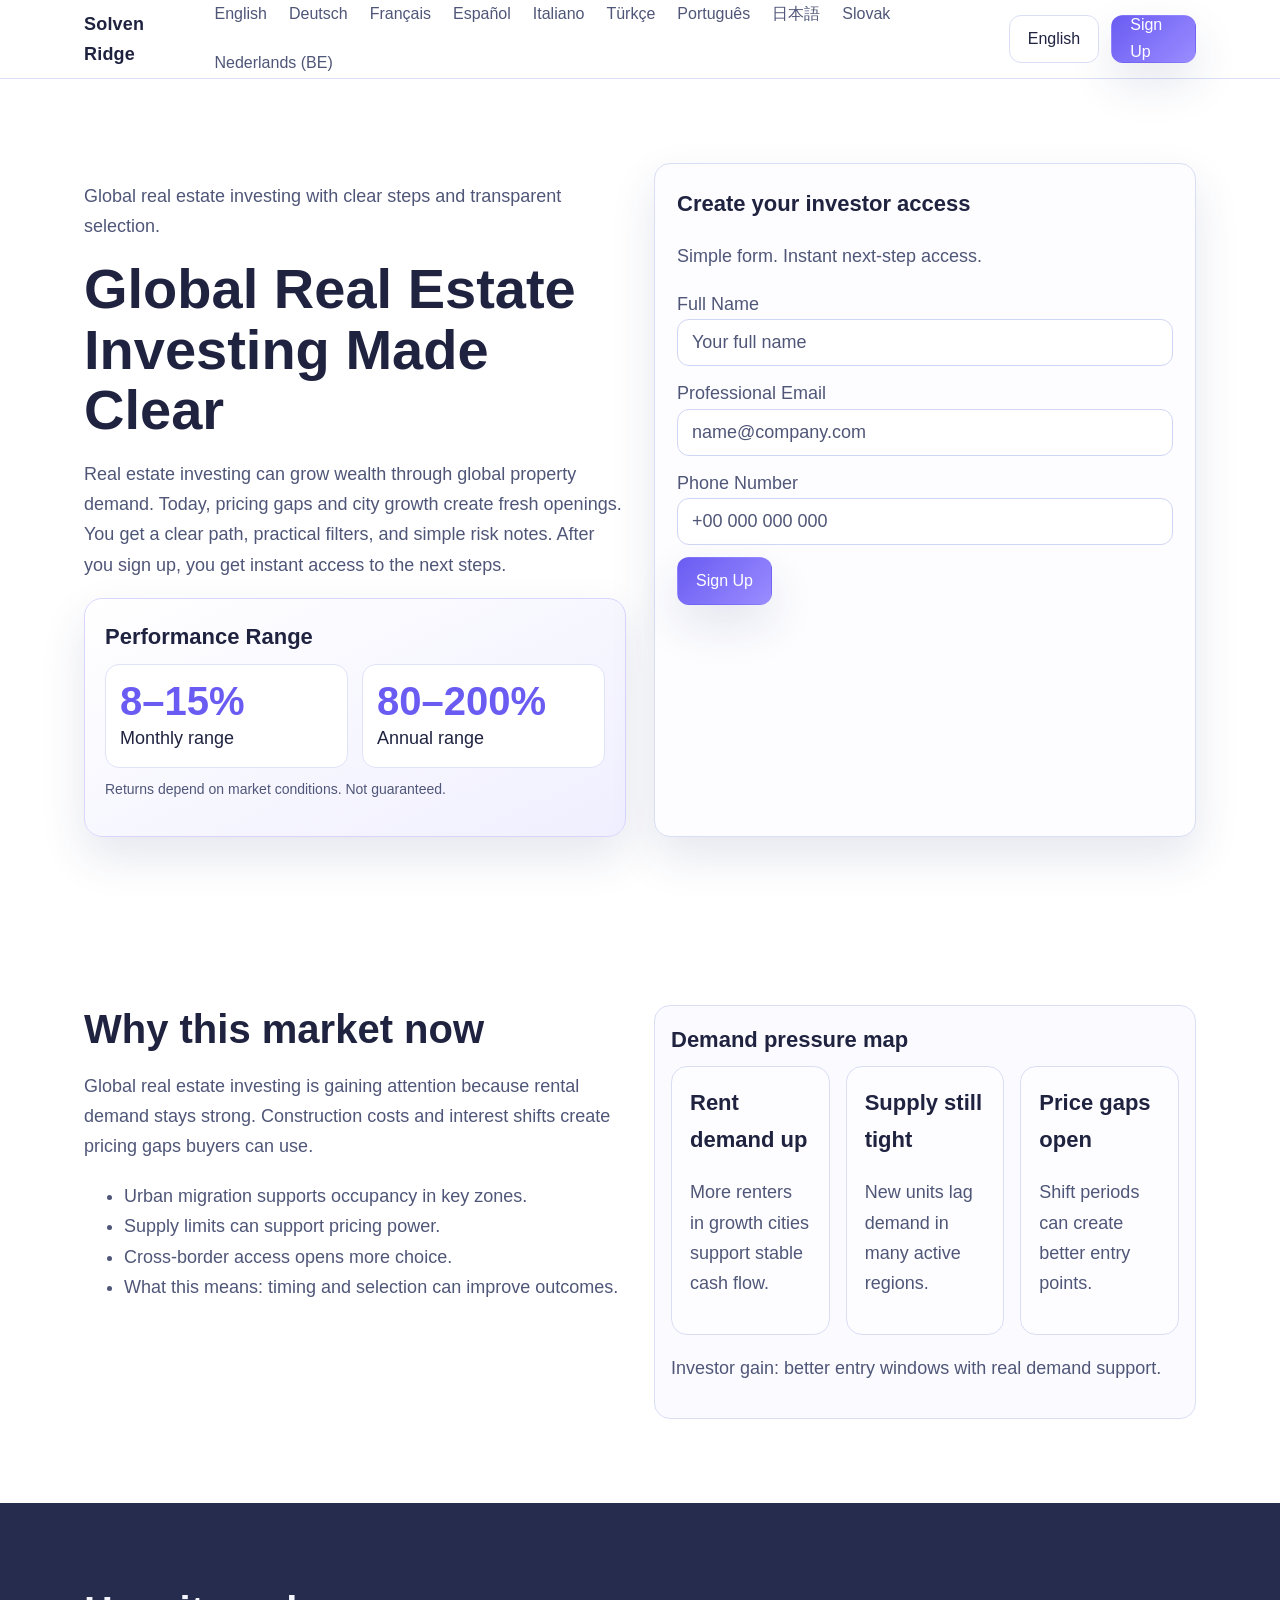
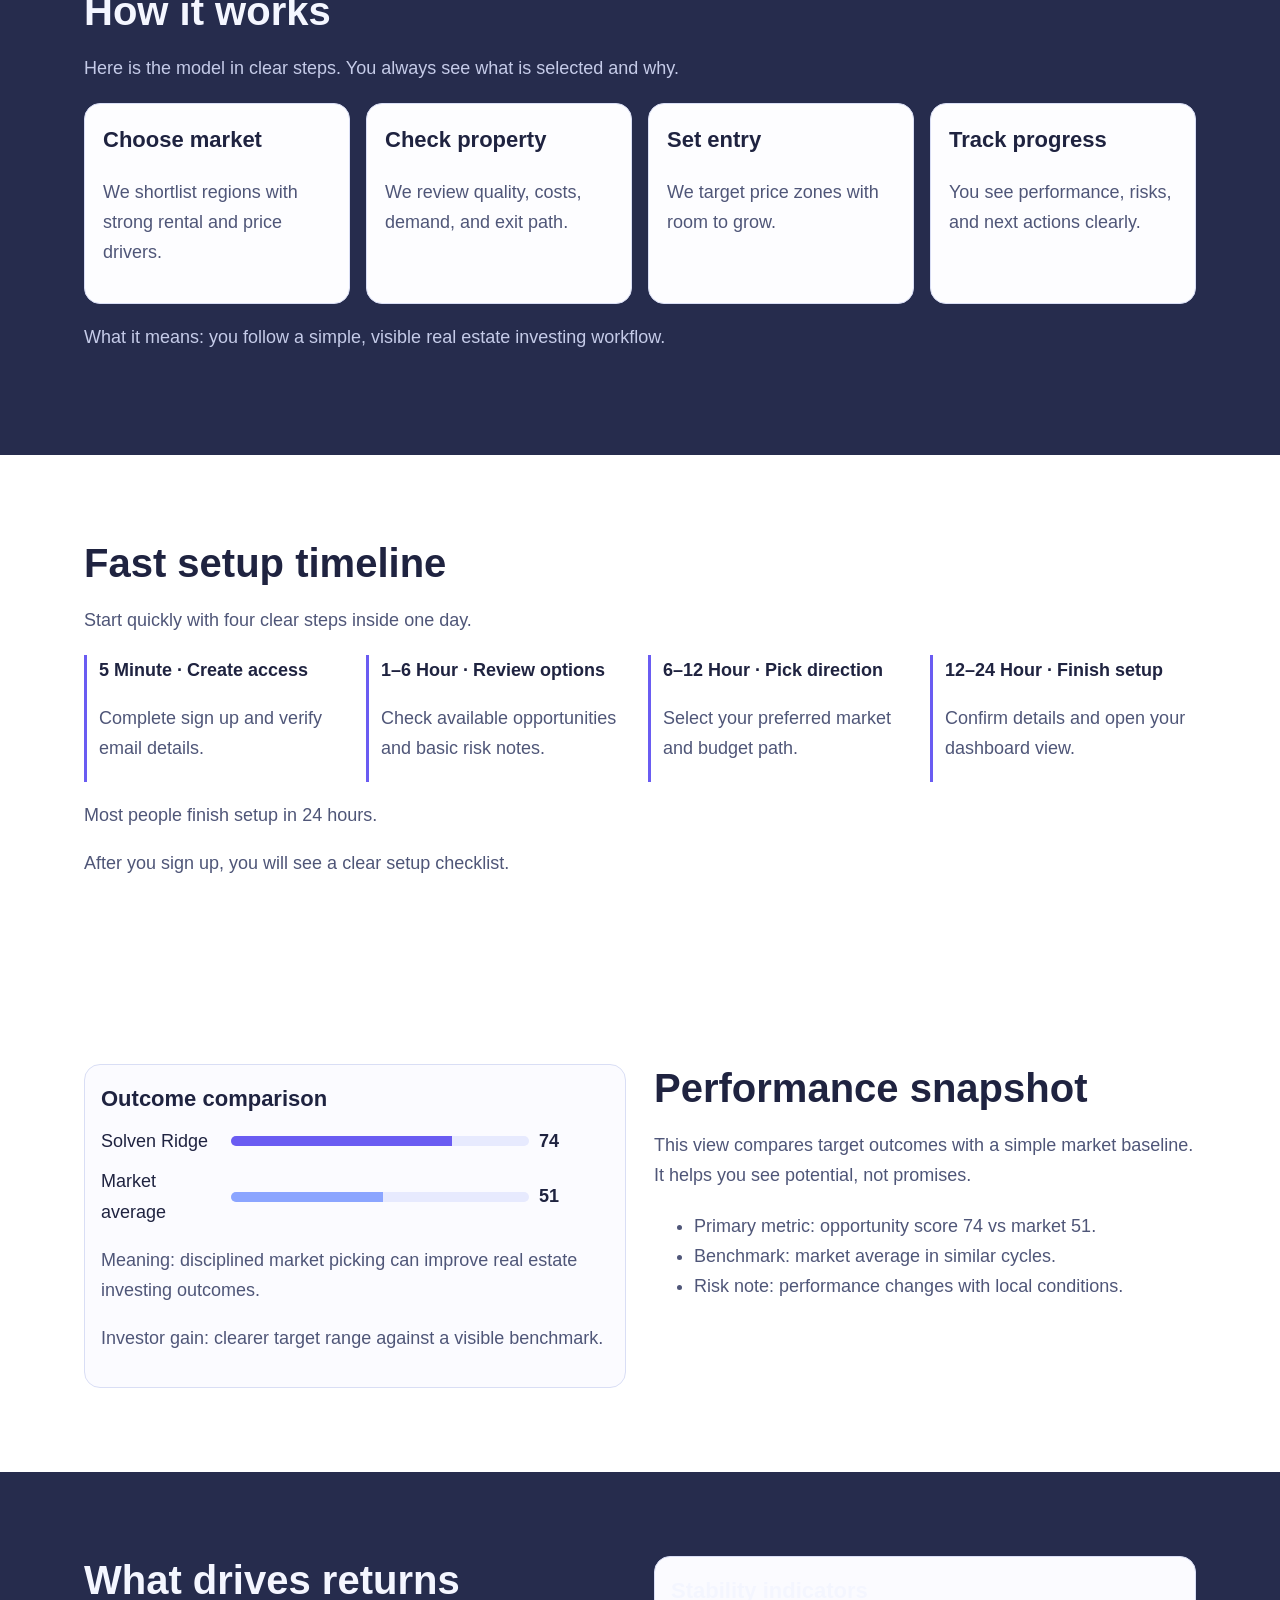
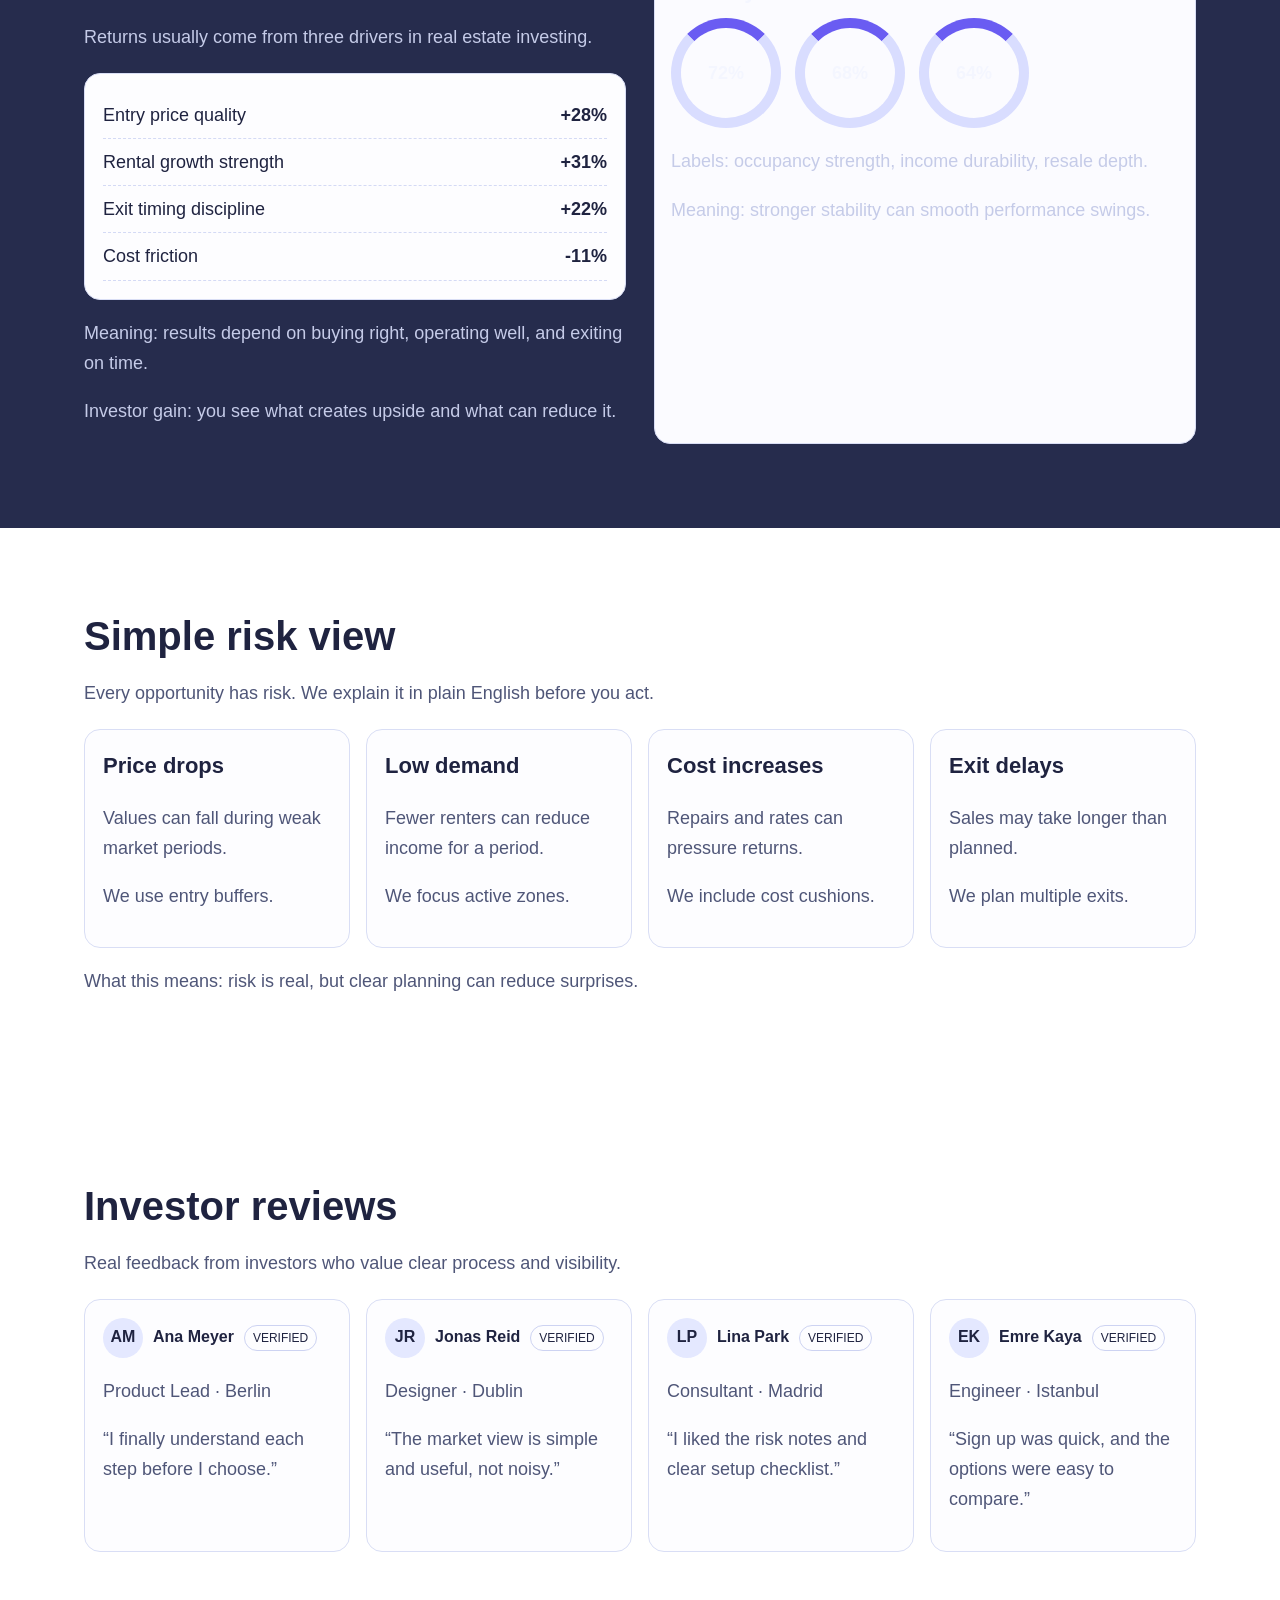
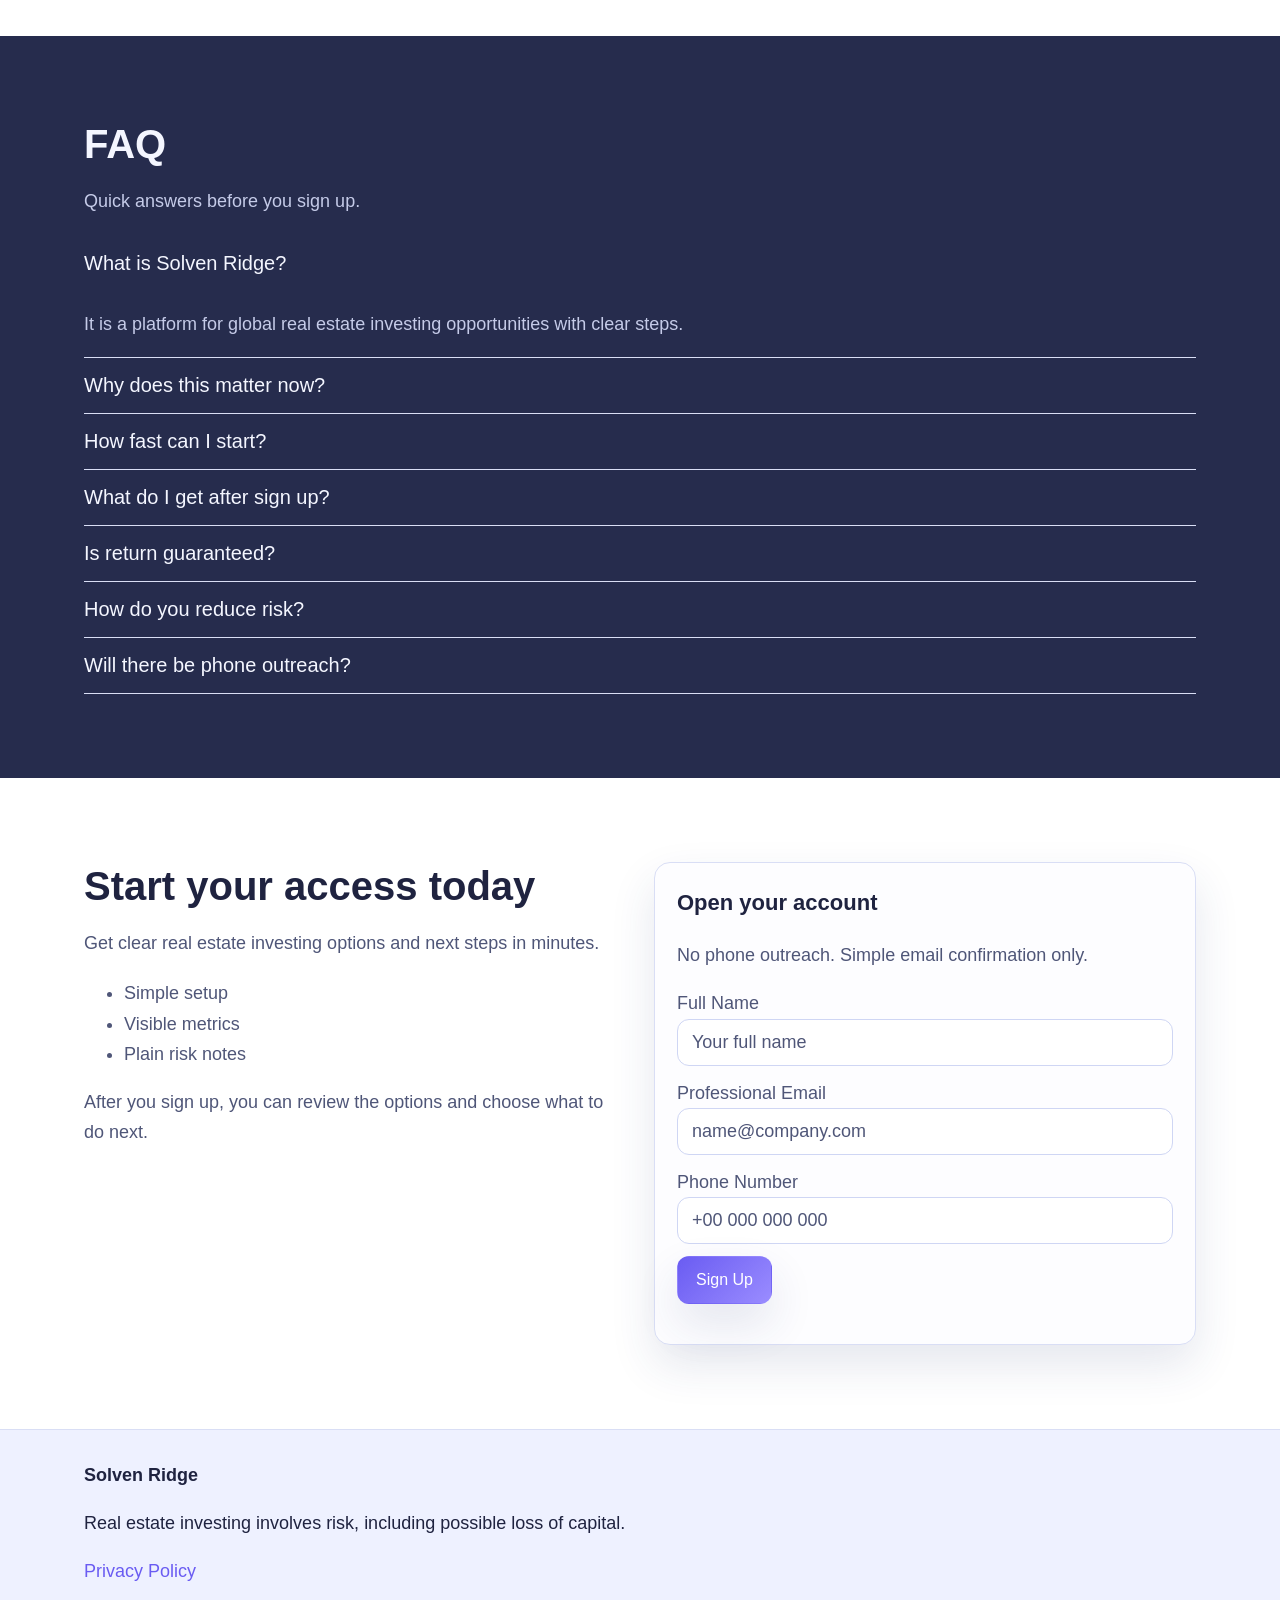
<file: index.html>
<!doctype html>
<html lang="en">
<head>
  <meta charset="UTF-8" />
  <meta name="viewport" content="width=device-width, initial-scale=1" />
  <title>Solven Ridge English | Real Estate Investing Opportunities</title>
  <meta name="description" content="Explore clear real estate investing opportunities, simple steps, and transparent risk notes." />
  <link rel="canonical" href="https://solvenridge.com/index.html" />
  <meta property="og:title" content="Solven Ridge English | Real Estate Investing Opportunities" />
  <meta property="og:description" content="Explore clear real estate investing opportunities, simple steps, and transparent risk notes." />
  <meta property="og:type" content="website" />
  <meta property="og:url" content="https://solvenridge.com/index.html" />
  <meta name="twitter:card" content="summary_large_image" />
  <meta name="twitter:title" content="Solven Ridge English | Real Estate Investing Opportunities" />
  <meta name="twitter:description" content="Explore clear real estate investing opportunities, simple steps, and transparent risk notes." />
  <link rel="alternate" hreflang="en" href="https://solvenridge.com/index.html"/>
  <link rel="alternate" hreflang="de" href="https://solvenridge.com/de/index.html"/>
  <link rel="alternate" hreflang="fr" href="https://solvenridge.com/fr/index.html"/>
  <link rel="alternate" hreflang="es" href="https://solvenridge.com/es/index.html"/>
  <link rel="alternate" hreflang="it" href="https://solvenridge.com/it/index.html"/>
  <link rel="alternate" hreflang="tr" href="https://solvenridge.com/tr/index.html"/>
  <link rel="alternate" hreflang="pt" href="https://solvenridge.com/pt/index.html"/>
  <link rel="alternate" hreflang="ja" href="https://solvenridge.com/jp/index.html"/>
  <link rel="alternate" hreflang="sk" href="https://solvenridge.com/sk/index.html"/>
  <link rel="alternate" hreflang="nl-BE" href="https://solvenridge.com/be/index.html"/>
  <link rel="stylesheet" href="assets/style.css" />
</head>
<body>
<header class="site-header">
  <div class="container header-row">
    <a class="brand" href="index.html">Solven Ridge</a>
    <nav class="nav-links" aria-label="Primary"><a href="index.html">English</a>
<a href="de/index.html">Deutsch</a>
<a href="fr/index.html">Français</a>
<a href="es/index.html">Español</a>
<a href="it/index.html">Italiano</a>
<a href="tr/index.html">Türkçe</a>
<a href="pt/index.html">Português</a>
<a href="jp/index.html">日本語</a>
<a href="sk/index.html">Slovak</a>
<a href="be/index.html">Nederlands (BE)</a></nav>
    <div class="header-right">
      <div class="lang-wrap">
        <button class="lang-toggle" aria-label="Toggle languages">English</button>
        <div class="lang-menu"><a href="index.html"><svg class='flag' viewBox='0 0 18 12' aria-hidden='true'><rect width='18' height='12' fill='#eef1ff'/><text x='9' y='8.5' font-size='5' text-anchor='middle' fill='#3a436f'>GB</text></svg><span>English</span></a>
<a href="de/index.html"><svg class='flag' viewBox='0 0 18 12' aria-hidden='true'><rect width='18' height='12' fill='#eef1ff'/><text x='9' y='8.5' font-size='5' text-anchor='middle' fill='#3a436f'>DE</text></svg><span>Deutsch</span></a>
<a href="fr/index.html"><svg class='flag' viewBox='0 0 18 12' aria-hidden='true'><rect width='18' height='12' fill='#eef1ff'/><text x='9' y='8.5' font-size='5' text-anchor='middle' fill='#3a436f'>FR</text></svg><span>Français</span></a>
<a href="es/index.html"><svg class='flag' viewBox='0 0 18 12' aria-hidden='true'><rect width='18' height='12' fill='#eef1ff'/><text x='9' y='8.5' font-size='5' text-anchor='middle' fill='#3a436f'>ES</text></svg><span>Español</span></a>
<a href="it/index.html"><svg class='flag' viewBox='0 0 18 12' aria-hidden='true'><rect width='18' height='12' fill='#eef1ff'/><text x='9' y='8.5' font-size='5' text-anchor='middle' fill='#3a436f'>IT</text></svg><span>Italiano</span></a>
<a href="tr/index.html"><svg class='flag' viewBox='0 0 18 12' aria-hidden='true'><rect width='18' height='12' fill='#eef1ff'/><text x='9' y='8.5' font-size='5' text-anchor='middle' fill='#3a436f'>TR</text></svg><span>Türkçe</span></a>
<a href="pt/index.html"><svg class='flag' viewBox='0 0 18 12' aria-hidden='true'><rect width='18' height='12' fill='#eef1ff'/><text x='9' y='8.5' font-size='5' text-anchor='middle' fill='#3a436f'>PT</text></svg><span>Português</span></a>
<a href="jp/index.html"><svg class='flag' viewBox='0 0 18 12' aria-hidden='true'><rect width='18' height='12' fill='#eef1ff'/><text x='9' y='8.5' font-size='5' text-anchor='middle' fill='#3a436f'>JP</text></svg><span>日本語</span></a>
<a href="sk/index.html"><svg class='flag' viewBox='0 0 18 12' aria-hidden='true'><rect width='18' height='12' fill='#eef1ff'/><text x='9' y='8.5' font-size='5' text-anchor='middle' fill='#3a436f'>SK</text></svg><span>Slovak</span></a>
<a href="be/index.html"><svg class='flag' viewBox='0 0 18 12' aria-hidden='true'><rect width='18' height='12' fill='#eef1ff'/><text x='9' y='8.5' font-size='5' text-anchor='middle' fill='#3a436f'>BE</text></svg><span>Nederlands (BE)</span></a></div>
      </div>
      <a class="btn btn-primary" href="#signup">Sign Up</a>
      <button class="menu-btn" aria-label="Open menu">☰</button>
    </div>
  </div>
</header>
<div class="mobile-drawer" aria-hidden="true">
  <div class="drawer-backdrop"></div>
  <aside class="drawer-panel" role="dialog" aria-modal="true">
    <div class="drawer-head"><strong>Menu</strong><button class="drawer-close" aria-label="Close menu">✕</button></div>
    <div class="drawer-links">
      <a href="#why">Why market</a><a href="#model">How it works</a><a href="#metrics">Performance</a><a href="#faq">FAQ</a>
      <div class="lang-wrap"><button class="lang-toggle">English</button><div class="lang-menu"><a href="index.html"><svg class='flag' viewBox='0 0 18 12' aria-hidden='true'><rect width='18' height='12' fill='#eef1ff'/><text x='9' y='8.5' font-size='5' text-anchor='middle' fill='#3a436f'>GB</text></svg><span>English</span></a>
<a href="de/index.html"><svg class='flag' viewBox='0 0 18 12' aria-hidden='true'><rect width='18' height='12' fill='#eef1ff'/><text x='9' y='8.5' font-size='5' text-anchor='middle' fill='#3a436f'>DE</text></svg><span>Deutsch</span></a>
<a href="fr/index.html"><svg class='flag' viewBox='0 0 18 12' aria-hidden='true'><rect width='18' height='12' fill='#eef1ff'/><text x='9' y='8.5' font-size='5' text-anchor='middle' fill='#3a436f'>FR</text></svg><span>Français</span></a>
<a href="es/index.html"><svg class='flag' viewBox='0 0 18 12' aria-hidden='true'><rect width='18' height='12' fill='#eef1ff'/><text x='9' y='8.5' font-size='5' text-anchor='middle' fill='#3a436f'>ES</text></svg><span>Español</span></a>
<a href="it/index.html"><svg class='flag' viewBox='0 0 18 12' aria-hidden='true'><rect width='18' height='12' fill='#eef1ff'/><text x='9' y='8.5' font-size='5' text-anchor='middle' fill='#3a436f'>IT</text></svg><span>Italiano</span></a>
<a href="tr/index.html"><svg class='flag' viewBox='0 0 18 12' aria-hidden='true'><rect width='18' height='12' fill='#eef1ff'/><text x='9' y='8.5' font-size='5' text-anchor='middle' fill='#3a436f'>TR</text></svg><span>Türkçe</span></a>
<a href="pt/index.html"><svg class='flag' viewBox='0 0 18 12' aria-hidden='true'><rect width='18' height='12' fill='#eef1ff'/><text x='9' y='8.5' font-size='5' text-anchor='middle' fill='#3a436f'>PT</text></svg><span>Português</span></a>
<a href="jp/index.html"><svg class='flag' viewBox='0 0 18 12' aria-hidden='true'><rect width='18' height='12' fill='#eef1ff'/><text x='9' y='8.5' font-size='5' text-anchor='middle' fill='#3a436f'>JP</text></svg><span>日本語</span></a>
<a href="sk/index.html"><svg class='flag' viewBox='0 0 18 12' aria-hidden='true'><rect width='18' height='12' fill='#eef1ff'/><text x='9' y='8.5' font-size='5' text-anchor='middle' fill='#3a436f'>SK</text></svg><span>Slovak</span></a>
<a href="be/index.html"><svg class='flag' viewBox='0 0 18 12' aria-hidden='true'><rect width='18' height='12' fill='#eef1ff'/><text x='9' y='8.5' font-size='5' text-anchor='middle' fill='#3a436f'>BE</text></svg><span>Nederlands (BE)</span></a></div></div>
      <a class="btn btn-primary" href="#signup">Sign Up</a>
    </div>
  </aside>
</div>

<section class="section light">
  <div class="container hero-grid">
    <div>
      <p>Global real estate investing with clear steps and transparent selection.</p>
      <h1>Global Real Estate Investing Made Clear</h1>
      <p>Real estate investing can grow wealth through global property demand. Today, pricing gaps and city growth create fresh openings. You get a clear path, practical filters, and simple risk notes. After you sign up, you get instant access to the next steps.</p>
      <div class="hero-performance">
        <h3>Performance Range</h3>
        <div class="perf-grid">
          <div class="perf-item"><div class="perf-value">8–15%</div><div class="muted">Monthly range</div></div>
          <div class="perf-item"><div class="perf-value">80–200%</div><div class="muted">Annual range</div></div>
        </div>
        <p class="perf-note">Returns depend on market conditions. Not guaranteed.</p>
      </div>
    </div>
    <form class="form-card" id="signup">
      <h3 class="form-title">Create your investor access</h3>
      <p class="form-sub">Simple form. Instant next-step access.</p>
      <label>Full Name</label><input required placeholder="Your full name" />
      <label>Professional Email</label><input type="email" required placeholder="name@company.com" />
      <label>Phone Number</label><input required placeholder="+00 000 000 000" />
      <button class="btn btn-primary" type="submit">Sign Up</button>
      <p class="form-confirm muted"></p>
    </form>
  </div>
</section>

<section class="section light" id="why"><div class="container split"><div>
  <h2>Why this market now</h2><p class="section-intro">Global real estate investing is gaining attention because rental demand stays strong. Construction costs and interest shifts create pricing gaps buyers can use.</p>
  <ul><li>Urban migration supports occupancy in key zones.</li><li>Supply limits can support pricing power.</li><li>Cross-border access opens more choice.</li><li>What this means: timing and selection can improve outcomes.</li></ul>
</div><div class="visual"><h3>Demand pressure map</h3><div class="grid-3"><div class="card"><h3>Rent demand up</h3><p>More renters in growth cities support stable cash flow.</p></div><div class="card"><h3>Supply still tight</h3><p>New units lag demand in many active regions.</p></div><div class="card"><h3>Price gaps open</h3><p>Shift periods can create better entry points.</p></div></div><p>Investor gain: better entry windows with real demand support.</p></div></div></section>

<section class="section dark" id="model"><div class="container"><h2>How it works</h2><p class="section-intro">Here is the model in clear steps. You always see what is selected and why.</p><div class="grid-4">
<div class="card"><h3>Choose market</h3><p>We shortlist regions with strong rental and price drivers.</p></div>
<div class="card"><h3>Check property</h3><p>We review quality, costs, demand, and exit path.</p></div>
<div class="card"><h3>Set entry</h3><p>We target price zones with room to grow.</p></div>
<div class="card"><h3>Track progress</h3><p>You see performance, risks, and next actions clearly.</p></div>
</div><p>What it means: you follow a simple, visible real estate investing workflow.</p></div></section>

<section class="section light"><div class="container"><h2>Fast setup timeline</h2><p class="section-intro">Start quickly with four clear steps inside one day.</p><div class="grid-4">
<div class="process-step"><strong>5 Minute · Create access</strong><p>Complete sign up and verify email details.</p></div>
<div class="process-step"><strong>1–6 Hour · Review options</strong><p>Check available opportunities and basic risk notes.</p></div>
<div class="process-step"><strong>6–12 Hour · Pick direction</strong><p>Select your preferred market and budget path.</p></div>
<div class="process-step"><strong>12–24 Hour · Finish setup</strong><p>Confirm details and open your dashboard view.</p></div>
</div><p>Most people finish setup in 24 hours.</p><p>After you sign up, you will see a clear setup checklist.</p></div></section>

<section class="section light" id="metrics"><div class="container split"><div class="visual"><h3>Outcome comparison</h3><div class="compare">
<div class="row-bar"><span>Solven Ridge</span><div class="track"><div class="fill-a" style="width:74%"></div></div><strong>74</strong></div>
<div class="row-bar"><span>Market average</span><div class="track"><div class="fill-b" style="width:51%"></div></div><strong>51</strong></div>
</div><p>Meaning: disciplined market picking can improve real estate investing outcomes.</p><p>Investor gain: clearer target range against a visible benchmark.</p></div><div>
<h2>Performance snapshot</h2><p class="section-intro">This view compares target outcomes with a simple market baseline. It helps you see potential, not promises.</p>
<ul><li>Primary metric: opportunity score 74 vs market 51.</li><li>Benchmark: market average in similar cycles.</li><li>Risk note: performance changes with local conditions.</li></ul>
</div></div></section>

<section class="section dark"><div class="container split"><div><h2>What drives returns</h2><p class="section-intro">Returns usually come from three drivers in real estate investing.</p><div class="waterfall card"><div class="step"><span>Entry price quality</span><strong>+28%</strong></div><div class="step"><span>Rental growth strength</span><strong>+31%</strong></div><div class="step"><span>Exit timing discipline</span><strong>+22%</strong></div><div class="step"><span>Cost friction</span><strong>-11%</strong></div></div><p>Meaning: results depend on buying right, operating well, and exiting on time.</p><p>Investor gain: you see what creates upside and what can reduce it.</p></div>
<div class="visual"><h3>Stability indicators</h3><div class="rings"><div class="ring">72%</div><div class="ring">68%</div><div class="ring">64%</div></div><p>Labels: occupancy strength, income durability, resale depth.</p><p>Meaning: stronger stability can smooth performance swings.</p></div></div></section>

<section class="section light"><div class="container"><h2>Simple risk view</h2><p class="section-intro">Every opportunity has risk. We explain it in plain English before you act.</p><div class="grid-4">
<div class="card"><h3>Price drops</h3><p>Values can fall during weak market periods.</p><p class="muted">We use entry buffers.</p></div>
<div class="card"><h3>Low demand</h3><p>Fewer renters can reduce income for a period.</p><p class="muted">We focus active zones.</p></div>
<div class="card"><h3>Cost increases</h3><p>Repairs and rates can pressure returns.</p><p class="muted">We include cost cushions.</p></div>
<div class="card"><h3>Exit delays</h3><p>Sales may take longer than planned.</p><p class="muted">We plan multiple exits.</p></div>
</div><p>What this means: risk is real, but clear planning can reduce surprises.</p></div></section>

<section class="section light reviews"><div class="container"><h2>Investor reviews</h2><p class="section-intro">Real feedback from investors who value clear process and visibility.</p><div class="grid-4">
<div class="card"><div class="card-top"><div class="avatar">AM</div><strong>Ana Meyer</strong><span class="verified">VERIFIED</span></div><p class="muted">Product Lead · Berlin</p><p>“I finally understand each step before I choose.”</p></div>
<div class="card"><div class="card-top"><div class="avatar">JR</div><strong>Jonas Reid</strong><span class="verified">VERIFIED</span></div><p class="muted">Designer · Dublin</p><p>“The market view is simple and useful, not noisy.”</p></div>
<div class="card"><div class="card-top"><div class="avatar">LP</div><strong>Lina Park</strong><span class="verified">VERIFIED</span></div><p class="muted">Consultant · Madrid</p><p>“I liked the risk notes and clear setup checklist.”</p></div>
<div class="card"><div class="card-top"><div class="avatar">EK</div><strong>Emre Kaya</strong><span class="verified">VERIFIED</span></div><p class="muted">Engineer · Istanbul</p><p>“Sign up was quick, and the options were easy to compare.”</p></div>
</div></div></section>

<section class="section dark" id="faq"><div class="container"><h2>FAQ</h2><p class="section-intro">Quick answers before you sign up.</p>
<div class="faq-item open"><button class="faq-q">What is Solven Ridge?</button><div class="faq-a"><p>It is a platform for global real estate investing opportunities with clear steps.</p></div></div>
<div class="faq-item"><button class="faq-q">Why does this matter now?</button><div class="faq-a"><p>Pricing gaps and demand shifts can create better entry moments.</p></div></div>
<div class="faq-item"><button class="faq-q">How fast can I start?</button><div class="faq-a"><p>Most people finish setup in 24 hours.</p></div></div>
<div class="faq-item"><button class="faq-q">What do I get after sign up?</button><div class="faq-a"><p>After you sign up, you can review the options and choose what to do next.</p></div></div>
<div class="faq-item"><button class="faq-q">Is return guaranteed?</button><div class="faq-a"><p>No. Returns depend on market conditions and are not guaranteed.</p></div></div>
<div class="faq-item"><button class="faq-q">How do you reduce risk?</button><div class="faq-a"><p>We use clear filters, cost buffers, and multiple exit plans.</p></div></div>
<div class="faq-item"><button class="faq-q">Will there be phone outreach?</button><div class="faq-a"><p>No phone outreach. We may send a short email to confirm your details.</p></div></div>
</div></section>

<section class="section light"><div class="container split"><div><h2>Start your access today</h2><p class="section-intro">Get clear real estate investing options and next steps in minutes.</p><ul><li>Simple setup</li><li>Visible metrics</li><li>Plain risk notes</li></ul><p>After you sign up, you can review the options and choose what to do next.</p></div>
<form class="form-card"><h3 class="form-title">Open your account</h3><p class="form-sub">No phone outreach. Simple email confirmation only.</p><label>Full Name</label><input required placeholder="Your full name"/><label>Professional Email</label><input type="email" required placeholder="name@company.com"/><label>Phone Number</label><input required placeholder="+00 000 000 000"/><button class="btn btn-primary" type="submit">Sign Up</button><p class="form-confirm muted"></p></form>
</div></section>

<footer class="footer"><div class="container"><strong>Solven Ridge</strong><p>Real estate investing involves risk, including possible loss of capital.</p><a href="#" data-open-modal>Privacy Policy</a></div></footer>

<div class="modal" id="privacy-modal" role="dialog" aria-modal="true" aria-label="Privacy Policy">
  <div class="modal-panel">
    <button class="modal-close-top" data-close-modal aria-label="Close policy">✕</button>
    <h2>Privacy Policy</h2>
    <p><strong>Introduction:</strong> We explain data use in simple words.</p>
    <p><strong>Data collection:</strong> We collect name, email, and phone details you submit.</p>
    <p><strong>Legal basis:</strong> We process data to provide requested access.</p>
    <p><strong>Cookies:</strong> We use basic cookies for security and site function.</p>
    <p><strong>Retention:</strong> We keep data only as long as needed.</p>
    <p><strong>Third-party sharing:</strong> We share with service partners only when required.</p>
    <p><strong>Security:</strong> We use technical and process safeguards.</p>
    <p><strong>User rights:</strong> You can request access, correction, or deletion.</p>
    <p><strong>International transfers:</strong> Data may be processed across regions with protections.</p>
    <p><strong>Industry risk disclosure:</strong> Investing can lose value and returns are not guaranteed.</p>
    <p><strong>Contact:</strong> privacy@solvenridge.com</p>
    <div class="modal-footer"><button class="btn" data-close-modal>Close</button></div>
  </div>
</div>

<script type="application/ld+json">{"@context":"https://schema.org","@graph":[{"@type":"Organization","name":"Solven Ridge","url":"https://solvenridge.com"},{"@type":"WebSite","name":"Solven Ridge","url":"https://solvenridge.com"},{"@type":"FAQPage","mainEntity":[{"@type":"Question","name":"What is Solven Ridge?","acceptedAnswer":{"@type":"Answer","text":"A platform with clear global real estate investing opportunities."}},{"@type":"Question","name":"Is return guaranteed?","acceptedAnswer":{"@type":"Answer","text":"No. Returns depend on market conditions."}}]},{"@type":"Review","author":{"@type":"Person","name":"Ana Meyer"},"reviewBody":"I finally understand each step before I choose.","reviewRating":{"@type":"Rating","ratingValue":"5"}}]}</script>
<script defer src="assets/app.js"></script>
</body></html>
</file>
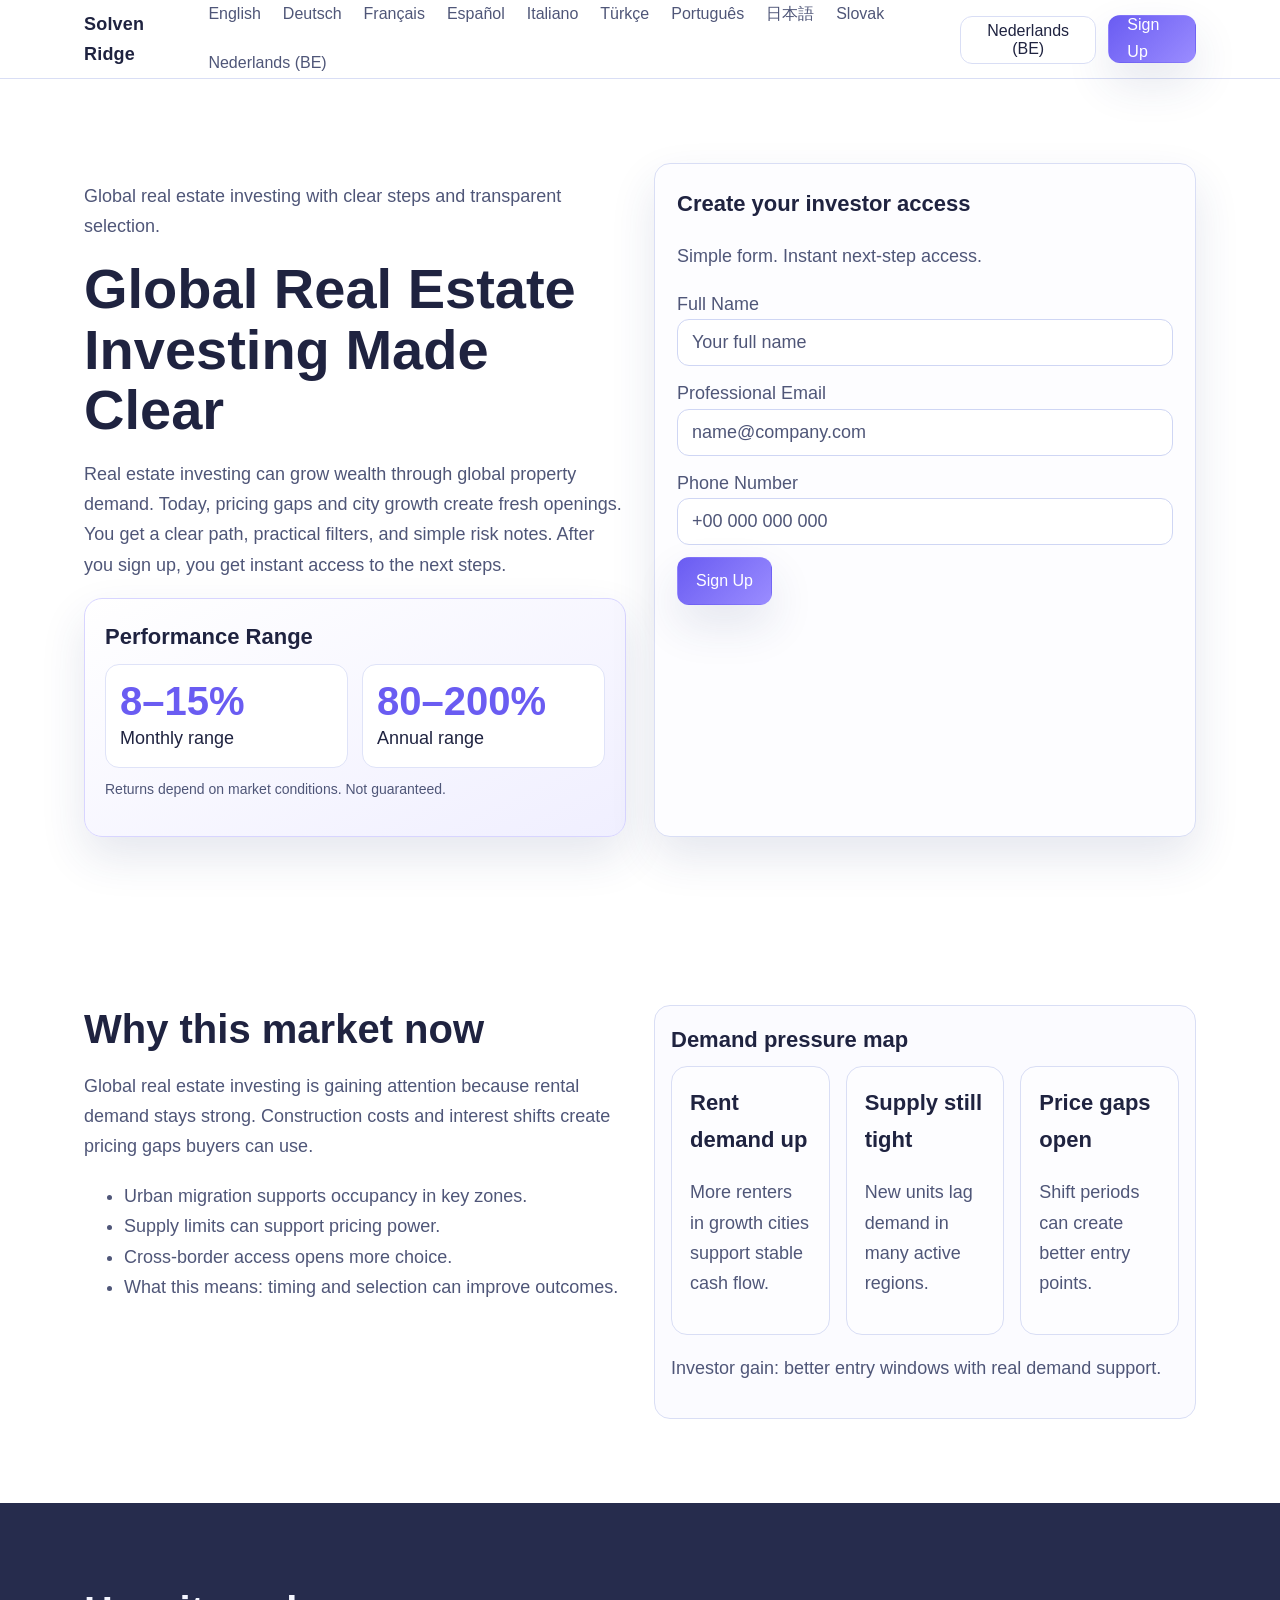
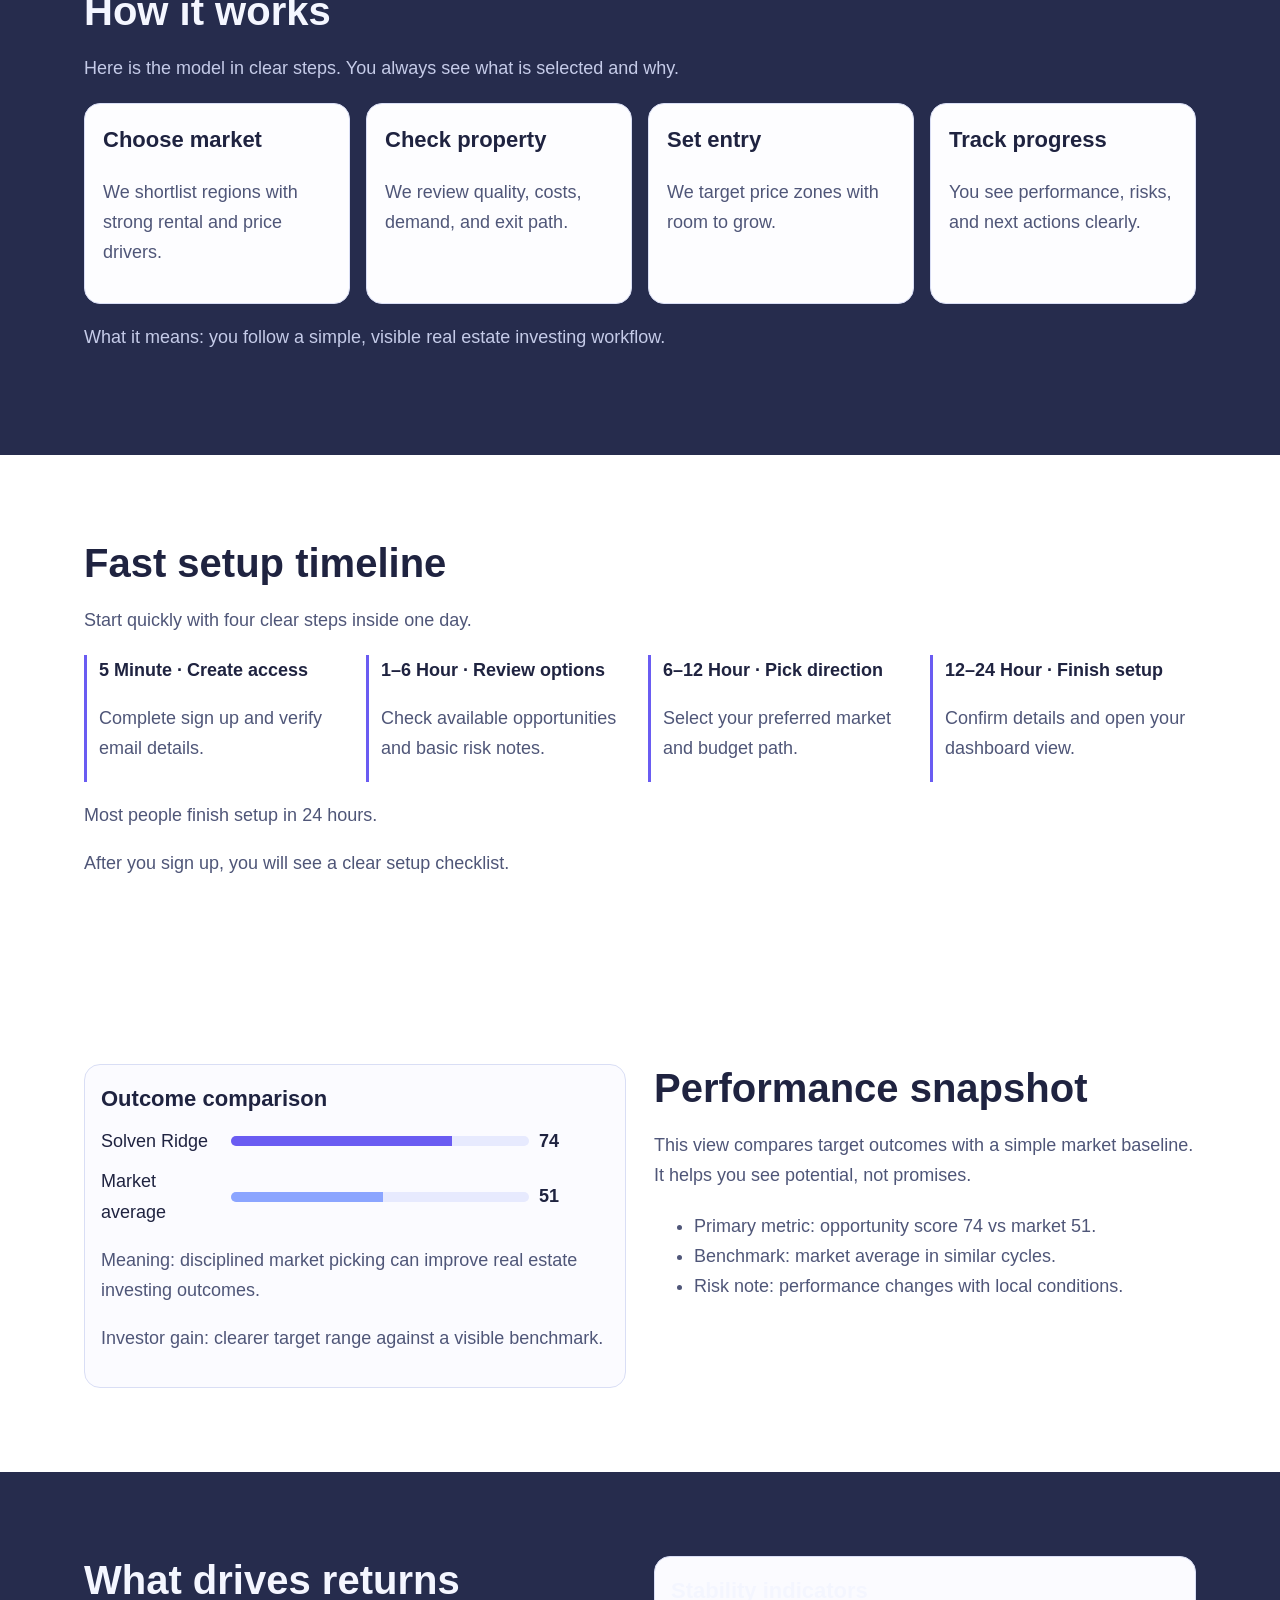
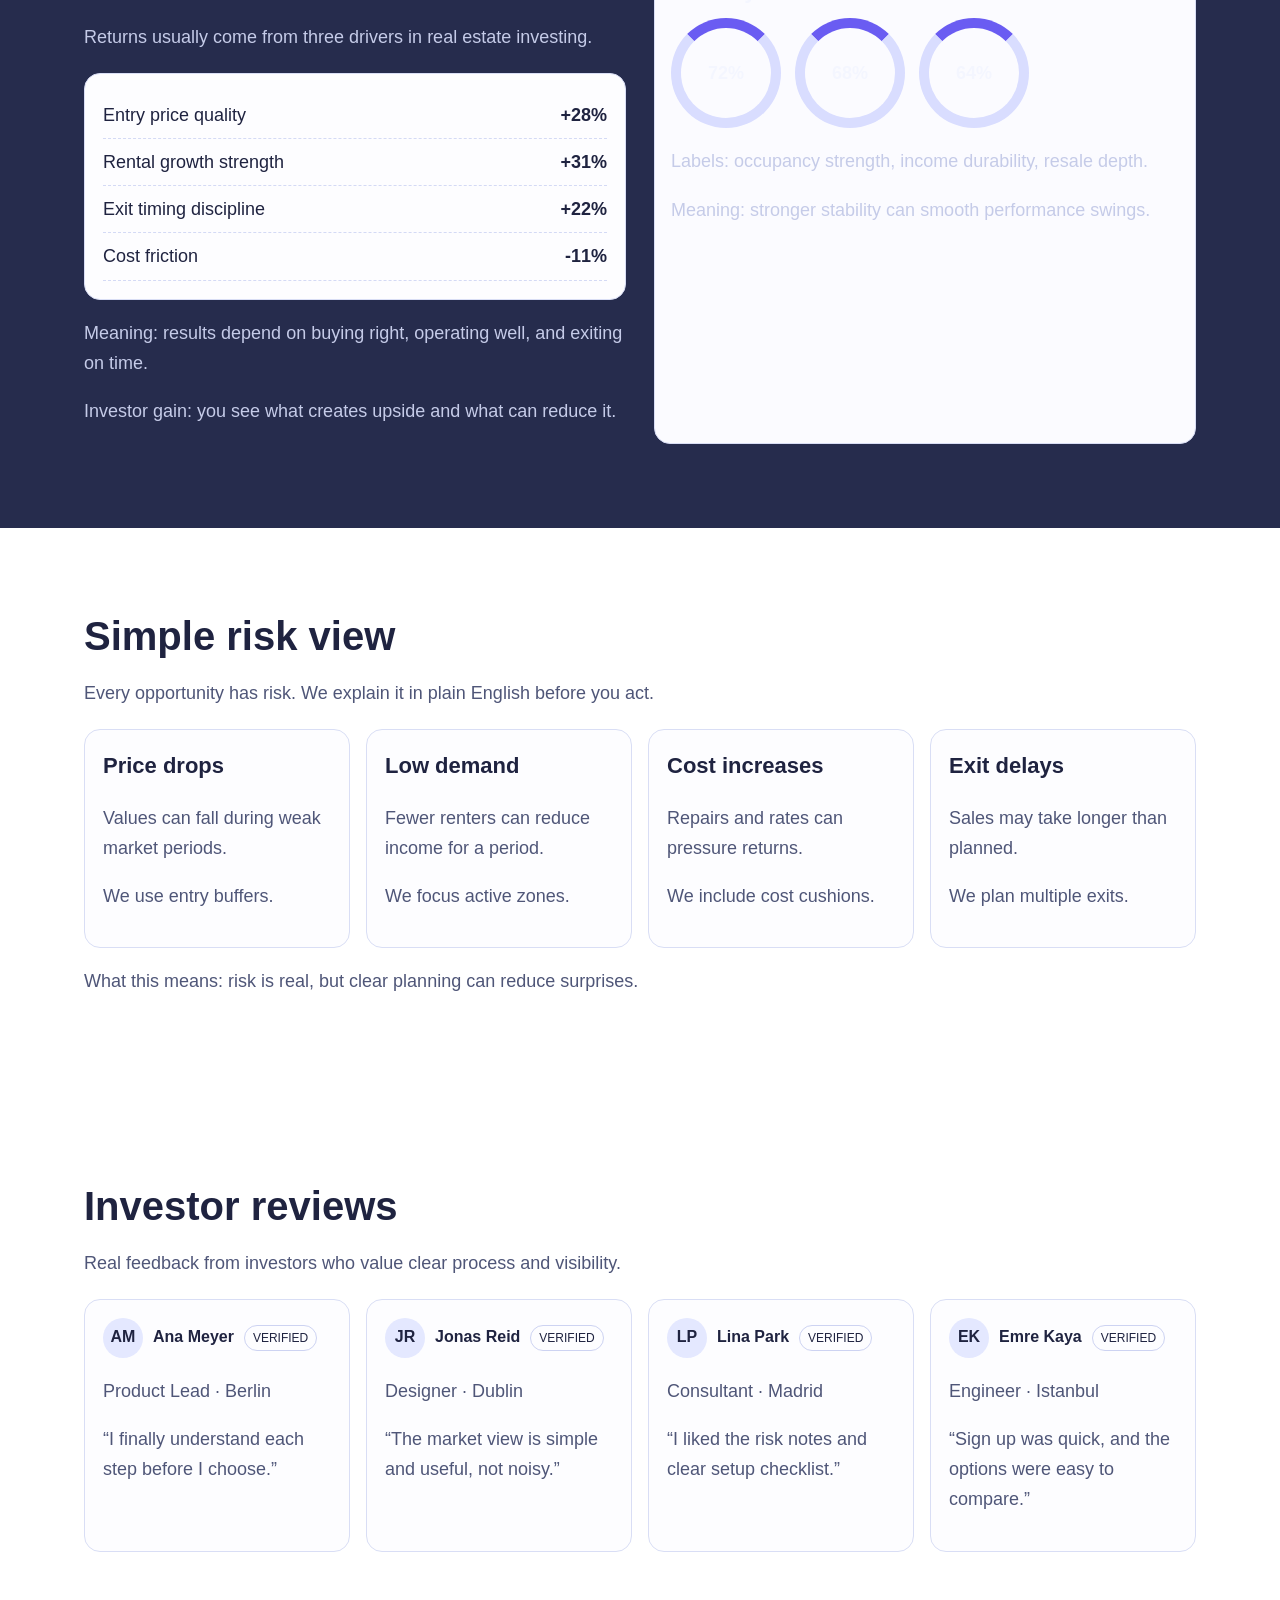
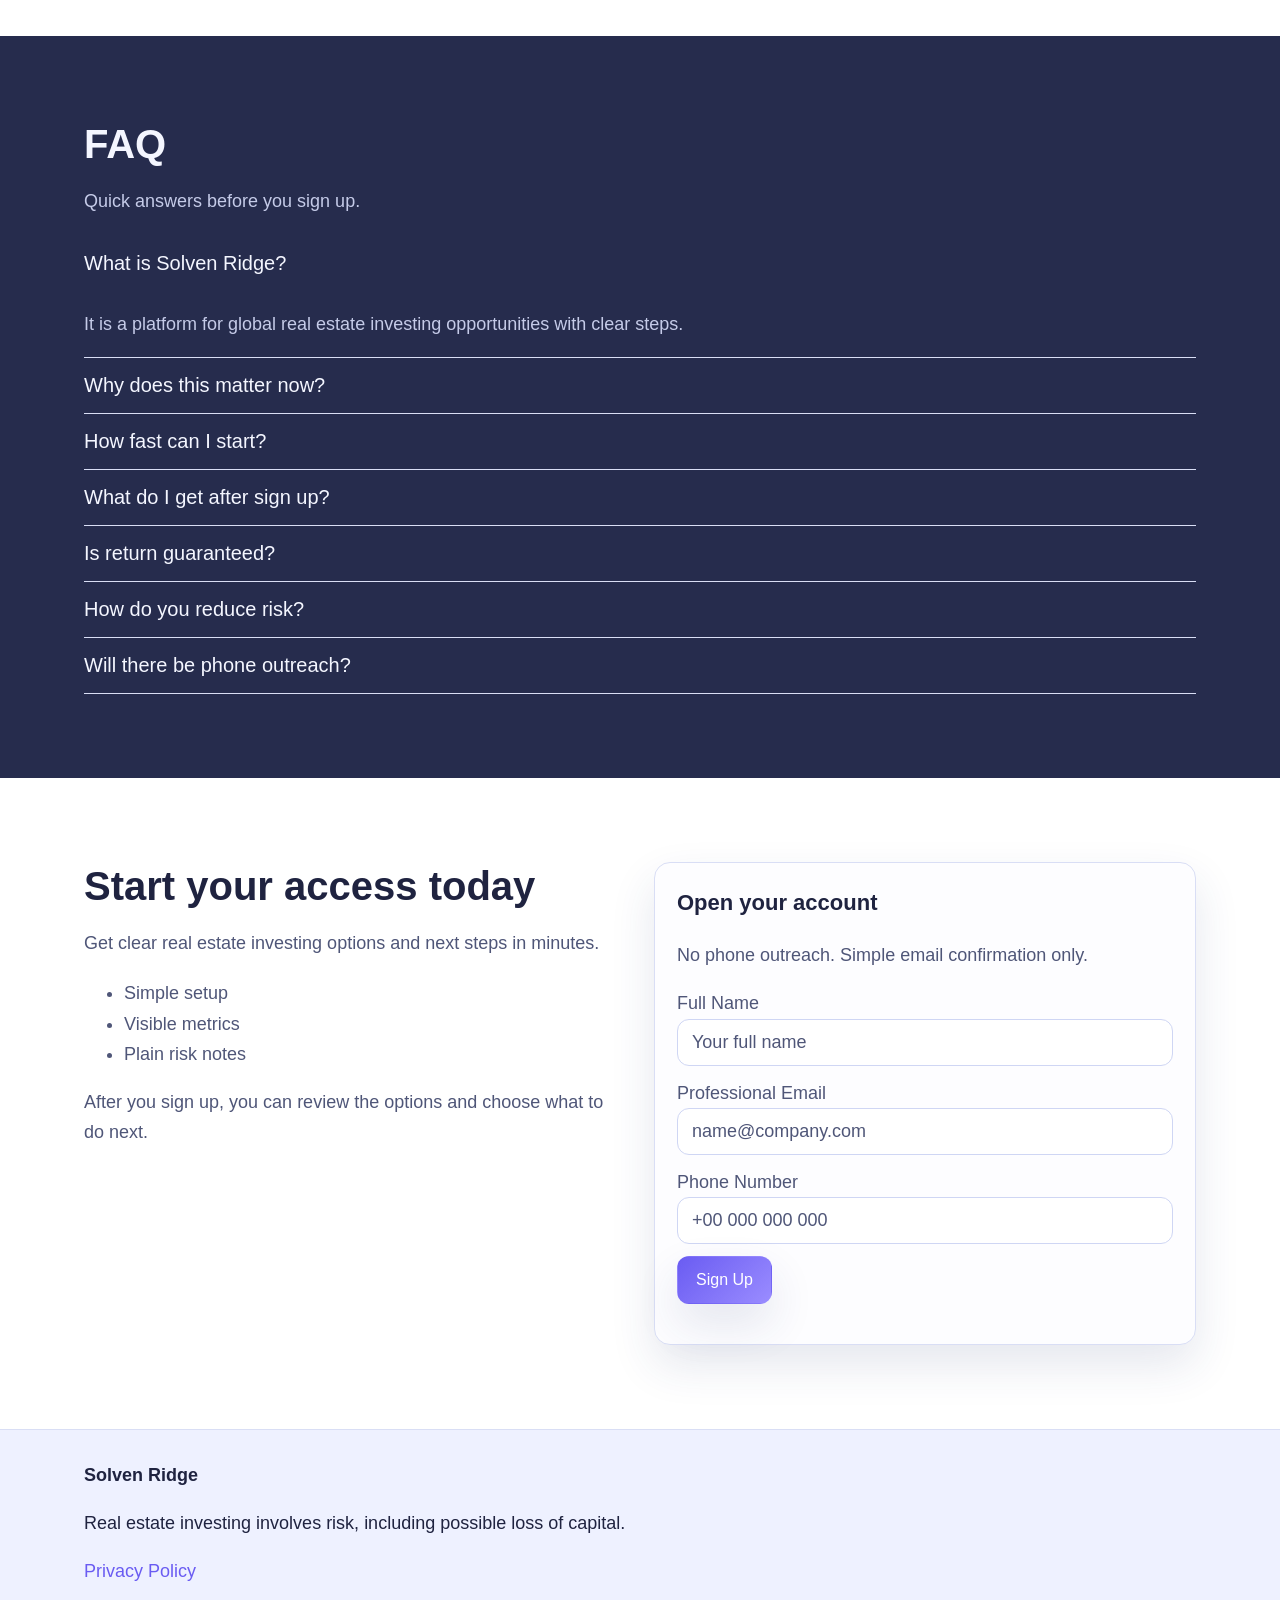
<file: be/index.html>
<!doctype html>
<html lang="en">
<head>
  <meta charset="UTF-8" />
  <meta name="viewport" content="width=device-width, initial-scale=1" />
  <title>Solven Ridge Nederlands (BE) | Real Estate Investing Opportunities</title>
  <meta name="description" content="Explore clear real estate investing opportunities, simple steps, and transparent risk notes." />
  <link rel="canonical" href="https://solvenridge.com/be/index.html" />
  <meta property="og:title" content="Solven Ridge Nederlands (BE) | Real Estate Investing Opportunities" />
  <meta property="og:description" content="Explore clear real estate investing opportunities, simple steps, and transparent risk notes." />
  <meta property="og:type" content="website" />
  <meta property="og:url" content="https://solvenridge.com/be/index.html" />
  <meta name="twitter:card" content="summary_large_image" />
  <meta name="twitter:title" content="Solven Ridge Nederlands (BE) | Real Estate Investing Opportunities" />
  <meta name="twitter:description" content="Explore clear real estate investing opportunities, simple steps, and transparent risk notes." />
  <link rel="alternate" hreflang="en" href="https://solvenridge.com/index.html"/>
  <link rel="alternate" hreflang="de" href="https://solvenridge.com/de/index.html"/>
  <link rel="alternate" hreflang="fr" href="https://solvenridge.com/fr/index.html"/>
  <link rel="alternate" hreflang="es" href="https://solvenridge.com/es/index.html"/>
  <link rel="alternate" hreflang="it" href="https://solvenridge.com/it/index.html"/>
  <link rel="alternate" hreflang="tr" href="https://solvenridge.com/tr/index.html"/>
  <link rel="alternate" hreflang="pt" href="https://solvenridge.com/pt/index.html"/>
  <link rel="alternate" hreflang="ja" href="https://solvenridge.com/jp/index.html"/>
  <link rel="alternate" hreflang="sk" href="https://solvenridge.com/sk/index.html"/>
  <link rel="alternate" hreflang="nl-BE" href="https://solvenridge.com/be/index.html"/>
  <link rel="stylesheet" href="../assets/style.css" />
</head>
<body>
<header class="site-header">
  <div class="container header-row">
    <a class="brand" href="../index.html">Solven Ridge</a>
    <nav class="nav-links" aria-label="Primary"><a href="../index.html">English</a>
<a href="../de/index.html">Deutsch</a>
<a href="../fr/index.html">Français</a>
<a href="../es/index.html">Español</a>
<a href="../it/index.html">Italiano</a>
<a href="../tr/index.html">Türkçe</a>
<a href="../pt/index.html">Português</a>
<a href="../jp/index.html">日本語</a>
<a href="../sk/index.html">Slovak</a>
<a href="../be/index.html">Nederlands (BE)</a></nav>
    <div class="header-right">
      <div class="lang-wrap">
        <button class="lang-toggle" aria-label="Toggle languages">Nederlands (BE)</button>
        <div class="lang-menu"><a href="../index.html"><svg class='flag' viewBox='0 0 18 12' aria-hidden='true'><rect width='18' height='12' fill='#eef1ff'/><text x='9' y='8.5' font-size='5' text-anchor='middle' fill='#3a436f'>GB</text></svg><span>English</span></a>
<a href="../de/index.html"><svg class='flag' viewBox='0 0 18 12' aria-hidden='true'><rect width='18' height='12' fill='#eef1ff'/><text x='9' y='8.5' font-size='5' text-anchor='middle' fill='#3a436f'>DE</text></svg><span>Deutsch</span></a>
<a href="../fr/index.html"><svg class='flag' viewBox='0 0 18 12' aria-hidden='true'><rect width='18' height='12' fill='#eef1ff'/><text x='9' y='8.5' font-size='5' text-anchor='middle' fill='#3a436f'>FR</text></svg><span>Français</span></a>
<a href="../es/index.html"><svg class='flag' viewBox='0 0 18 12' aria-hidden='true'><rect width='18' height='12' fill='#eef1ff'/><text x='9' y='8.5' font-size='5' text-anchor='middle' fill='#3a436f'>ES</text></svg><span>Español</span></a>
<a href="../it/index.html"><svg class='flag' viewBox='0 0 18 12' aria-hidden='true'><rect width='18' height='12' fill='#eef1ff'/><text x='9' y='8.5' font-size='5' text-anchor='middle' fill='#3a436f'>IT</text></svg><span>Italiano</span></a>
<a href="../tr/index.html"><svg class='flag' viewBox='0 0 18 12' aria-hidden='true'><rect width='18' height='12' fill='#eef1ff'/><text x='9' y='8.5' font-size='5' text-anchor='middle' fill='#3a436f'>TR</text></svg><span>Türkçe</span></a>
<a href="../pt/index.html"><svg class='flag' viewBox='0 0 18 12' aria-hidden='true'><rect width='18' height='12' fill='#eef1ff'/><text x='9' y='8.5' font-size='5' text-anchor='middle' fill='#3a436f'>PT</text></svg><span>Português</span></a>
<a href="../jp/index.html"><svg class='flag' viewBox='0 0 18 12' aria-hidden='true'><rect width='18' height='12' fill='#eef1ff'/><text x='9' y='8.5' font-size='5' text-anchor='middle' fill='#3a436f'>JP</text></svg><span>日本語</span></a>
<a href="../sk/index.html"><svg class='flag' viewBox='0 0 18 12' aria-hidden='true'><rect width='18' height='12' fill='#eef1ff'/><text x='9' y='8.5' font-size='5' text-anchor='middle' fill='#3a436f'>SK</text></svg><span>Slovak</span></a>
<a href="../be/index.html"><svg class='flag' viewBox='0 0 18 12' aria-hidden='true'><rect width='18' height='12' fill='#eef1ff'/><text x='9' y='8.5' font-size='5' text-anchor='middle' fill='#3a436f'>BE</text></svg><span>Nederlands (BE)</span></a></div>
      </div>
      <a class="btn btn-primary" href="#signup">Sign Up</a>
      <button class="menu-btn" aria-label="Open menu">☰</button>
    </div>
  </div>
</header>
<div class="mobile-drawer" aria-hidden="true">
  <div class="drawer-backdrop"></div>
  <aside class="drawer-panel" role="dialog" aria-modal="true">
    <div class="drawer-head"><strong>Menu</strong><button class="drawer-close" aria-label="Close menu">✕</button></div>
    <div class="drawer-links">
      <a href="#why">Why market</a><a href="#model">How it works</a><a href="#metrics">Performance</a><a href="#faq">FAQ</a>
      <div class="lang-wrap"><button class="lang-toggle">Nederlands (BE)</button><div class="lang-menu"><a href="../index.html"><svg class='flag' viewBox='0 0 18 12' aria-hidden='true'><rect width='18' height='12' fill='#eef1ff'/><text x='9' y='8.5' font-size='5' text-anchor='middle' fill='#3a436f'>GB</text></svg><span>English</span></a>
<a href="../de/index.html"><svg class='flag' viewBox='0 0 18 12' aria-hidden='true'><rect width='18' height='12' fill='#eef1ff'/><text x='9' y='8.5' font-size='5' text-anchor='middle' fill='#3a436f'>DE</text></svg><span>Deutsch</span></a>
<a href="../fr/index.html"><svg class='flag' viewBox='0 0 18 12' aria-hidden='true'><rect width='18' height='12' fill='#eef1ff'/><text x='9' y='8.5' font-size='5' text-anchor='middle' fill='#3a436f'>FR</text></svg><span>Français</span></a>
<a href="../es/index.html"><svg class='flag' viewBox='0 0 18 12' aria-hidden='true'><rect width='18' height='12' fill='#eef1ff'/><text x='9' y='8.5' font-size='5' text-anchor='middle' fill='#3a436f'>ES</text></svg><span>Español</span></a>
<a href="../it/index.html"><svg class='flag' viewBox='0 0 18 12' aria-hidden='true'><rect width='18' height='12' fill='#eef1ff'/><text x='9' y='8.5' font-size='5' text-anchor='middle' fill='#3a436f'>IT</text></svg><span>Italiano</span></a>
<a href="../tr/index.html"><svg class='flag' viewBox='0 0 18 12' aria-hidden='true'><rect width='18' height='12' fill='#eef1ff'/><text x='9' y='8.5' font-size='5' text-anchor='middle' fill='#3a436f'>TR</text></svg><span>Türkçe</span></a>
<a href="../pt/index.html"><svg class='flag' viewBox='0 0 18 12' aria-hidden='true'><rect width='18' height='12' fill='#eef1ff'/><text x='9' y='8.5' font-size='5' text-anchor='middle' fill='#3a436f'>PT</text></svg><span>Português</span></a>
<a href="../jp/index.html"><svg class='flag' viewBox='0 0 18 12' aria-hidden='true'><rect width='18' height='12' fill='#eef1ff'/><text x='9' y='8.5' font-size='5' text-anchor='middle' fill='#3a436f'>JP</text></svg><span>日本語</span></a>
<a href="../sk/index.html"><svg class='flag' viewBox='0 0 18 12' aria-hidden='true'><rect width='18' height='12' fill='#eef1ff'/><text x='9' y='8.5' font-size='5' text-anchor='middle' fill='#3a436f'>SK</text></svg><span>Slovak</span></a>
<a href="../be/index.html"><svg class='flag' viewBox='0 0 18 12' aria-hidden='true'><rect width='18' height='12' fill='#eef1ff'/><text x='9' y='8.5' font-size='5' text-anchor='middle' fill='#3a436f'>BE</text></svg><span>Nederlands (BE)</span></a></div></div>
      <a class="btn btn-primary" href="#signup">Sign Up</a>
    </div>
  </aside>
</div>

<section class="section light">
  <div class="container hero-grid">
    <div>
      <p>Global real estate investing with clear steps and transparent selection.</p>
      <h1>Global Real Estate Investing Made Clear</h1>
      <p>Real estate investing can grow wealth through global property demand. Today, pricing gaps and city growth create fresh openings. You get a clear path, practical filters, and simple risk notes. After you sign up, you get instant access to the next steps.</p>
      <div class="hero-performance">
        <h3>Performance Range</h3>
        <div class="perf-grid">
          <div class="perf-item"><div class="perf-value">8–15%</div><div class="muted">Monthly range</div></div>
          <div class="perf-item"><div class="perf-value">80–200%</div><div class="muted">Annual range</div></div>
        </div>
        <p class="perf-note">Returns depend on market conditions. Not guaranteed.</p>
      </div>
    </div>
    <form class="form-card" id="signup">
      <h3 class="form-title">Create your investor access</h3>
      <p class="form-sub">Simple form. Instant next-step access.</p>
      <label>Full Name</label><input required placeholder="Your full name" />
      <label>Professional Email</label><input type="email" required placeholder="name@company.com" />
      <label>Phone Number</label><input required placeholder="+00 000 000 000" />
      <button class="btn btn-primary" type="submit">Sign Up</button>
      <p class="form-confirm muted"></p>
    </form>
  </div>
</section>

<section class="section light" id="why"><div class="container split"><div>
  <h2>Why this market now</h2><p class="section-intro">Global real estate investing is gaining attention because rental demand stays strong. Construction costs and interest shifts create pricing gaps buyers can use.</p>
  <ul><li>Urban migration supports occupancy in key zones.</li><li>Supply limits can support pricing power.</li><li>Cross-border access opens more choice.</li><li>What this means: timing and selection can improve outcomes.</li></ul>
</div><div class="visual"><h3>Demand pressure map</h3><div class="grid-3"><div class="card"><h3>Rent demand up</h3><p>More renters in growth cities support stable cash flow.</p></div><div class="card"><h3>Supply still tight</h3><p>New units lag demand in many active regions.</p></div><div class="card"><h3>Price gaps open</h3><p>Shift periods can create better entry points.</p></div></div><p>Investor gain: better entry windows with real demand support.</p></div></div></section>

<section class="section dark" id="model"><div class="container"><h2>How it works</h2><p class="section-intro">Here is the model in clear steps. You always see what is selected and why.</p><div class="grid-4">
<div class="card"><h3>Choose market</h3><p>We shortlist regions with strong rental and price drivers.</p></div>
<div class="card"><h3>Check property</h3><p>We review quality, costs, demand, and exit path.</p></div>
<div class="card"><h3>Set entry</h3><p>We target price zones with room to grow.</p></div>
<div class="card"><h3>Track progress</h3><p>You see performance, risks, and next actions clearly.</p></div>
</div><p>What it means: you follow a simple, visible real estate investing workflow.</p></div></section>

<section class="section light"><div class="container"><h2>Fast setup timeline</h2><p class="section-intro">Start quickly with four clear steps inside one day.</p><div class="grid-4">
<div class="process-step"><strong>5 Minute · Create access</strong><p>Complete sign up and verify email details.</p></div>
<div class="process-step"><strong>1–6 Hour · Review options</strong><p>Check available opportunities and basic risk notes.</p></div>
<div class="process-step"><strong>6–12 Hour · Pick direction</strong><p>Select your preferred market and budget path.</p></div>
<div class="process-step"><strong>12–24 Hour · Finish setup</strong><p>Confirm details and open your dashboard view.</p></div>
</div><p>Most people finish setup in 24 hours.</p><p>After you sign up, you will see a clear setup checklist.</p></div></section>

<section class="section light" id="metrics"><div class="container split"><div class="visual"><h3>Outcome comparison</h3><div class="compare">
<div class="row-bar"><span>Solven Ridge</span><div class="track"><div class="fill-a" style="width:74%"></div></div><strong>74</strong></div>
<div class="row-bar"><span>Market average</span><div class="track"><div class="fill-b" style="width:51%"></div></div><strong>51</strong></div>
</div><p>Meaning: disciplined market picking can improve real estate investing outcomes.</p><p>Investor gain: clearer target range against a visible benchmark.</p></div><div>
<h2>Performance snapshot</h2><p class="section-intro">This view compares target outcomes with a simple market baseline. It helps you see potential, not promises.</p>
<ul><li>Primary metric: opportunity score 74 vs market 51.</li><li>Benchmark: market average in similar cycles.</li><li>Risk note: performance changes with local conditions.</li></ul>
</div></div></section>

<section class="section dark"><div class="container split"><div><h2>What drives returns</h2><p class="section-intro">Returns usually come from three drivers in real estate investing.</p><div class="waterfall card"><div class="step"><span>Entry price quality</span><strong>+28%</strong></div><div class="step"><span>Rental growth strength</span><strong>+31%</strong></div><div class="step"><span>Exit timing discipline</span><strong>+22%</strong></div><div class="step"><span>Cost friction</span><strong>-11%</strong></div></div><p>Meaning: results depend on buying right, operating well, and exiting on time.</p><p>Investor gain: you see what creates upside and what can reduce it.</p></div>
<div class="visual"><h3>Stability indicators</h3><div class="rings"><div class="ring">72%</div><div class="ring">68%</div><div class="ring">64%</div></div><p>Labels: occupancy strength, income durability, resale depth.</p><p>Meaning: stronger stability can smooth performance swings.</p></div></div></section>

<section class="section light"><div class="container"><h2>Simple risk view</h2><p class="section-intro">Every opportunity has risk. We explain it in plain English before you act.</p><div class="grid-4">
<div class="card"><h3>Price drops</h3><p>Values can fall during weak market periods.</p><p class="muted">We use entry buffers.</p></div>
<div class="card"><h3>Low demand</h3><p>Fewer renters can reduce income for a period.</p><p class="muted">We focus active zones.</p></div>
<div class="card"><h3>Cost increases</h3><p>Repairs and rates can pressure returns.</p><p class="muted">We include cost cushions.</p></div>
<div class="card"><h3>Exit delays</h3><p>Sales may take longer than planned.</p><p class="muted">We plan multiple exits.</p></div>
</div><p>What this means: risk is real, but clear planning can reduce surprises.</p></div></section>

<section class="section light reviews"><div class="container"><h2>Investor reviews</h2><p class="section-intro">Real feedback from investors who value clear process and visibility.</p><div class="grid-4">
<div class="card"><div class="card-top"><div class="avatar">AM</div><strong>Ana Meyer</strong><span class="verified">VERIFIED</span></div><p class="muted">Product Lead · Berlin</p><p>“I finally understand each step before I choose.”</p></div>
<div class="card"><div class="card-top"><div class="avatar">JR</div><strong>Jonas Reid</strong><span class="verified">VERIFIED</span></div><p class="muted">Designer · Dublin</p><p>“The market view is simple and useful, not noisy.”</p></div>
<div class="card"><div class="card-top"><div class="avatar">LP</div><strong>Lina Park</strong><span class="verified">VERIFIED</span></div><p class="muted">Consultant · Madrid</p><p>“I liked the risk notes and clear setup checklist.”</p></div>
<div class="card"><div class="card-top"><div class="avatar">EK</div><strong>Emre Kaya</strong><span class="verified">VERIFIED</span></div><p class="muted">Engineer · Istanbul</p><p>“Sign up was quick, and the options were easy to compare.”</p></div>
</div></div></section>

<section class="section dark" id="faq"><div class="container"><h2>FAQ</h2><p class="section-intro">Quick answers before you sign up.</p>
<div class="faq-item open"><button class="faq-q">What is Solven Ridge?</button><div class="faq-a"><p>It is a platform for global real estate investing opportunities with clear steps.</p></div></div>
<div class="faq-item"><button class="faq-q">Why does this matter now?</button><div class="faq-a"><p>Pricing gaps and demand shifts can create better entry moments.</p></div></div>
<div class="faq-item"><button class="faq-q">How fast can I start?</button><div class="faq-a"><p>Most people finish setup in 24 hours.</p></div></div>
<div class="faq-item"><button class="faq-q">What do I get after sign up?</button><div class="faq-a"><p>After you sign up, you can review the options and choose what to do next.</p></div></div>
<div class="faq-item"><button class="faq-q">Is return guaranteed?</button><div class="faq-a"><p>No. Returns depend on market conditions and are not guaranteed.</p></div></div>
<div class="faq-item"><button class="faq-q">How do you reduce risk?</button><div class="faq-a"><p>We use clear filters, cost buffers, and multiple exit plans.</p></div></div>
<div class="faq-item"><button class="faq-q">Will there be phone outreach?</button><div class="faq-a"><p>No phone outreach. We may send a short email to confirm your details.</p></div></div>
</div></section>

<section class="section light"><div class="container split"><div><h2>Start your access today</h2><p class="section-intro">Get clear real estate investing options and next steps in minutes.</p><ul><li>Simple setup</li><li>Visible metrics</li><li>Plain risk notes</li></ul><p>After you sign up, you can review the options and choose what to do next.</p></div>
<form class="form-card"><h3 class="form-title">Open your account</h3><p class="form-sub">No phone outreach. Simple email confirmation only.</p><label>Full Name</label><input required placeholder="Your full name"/><label>Professional Email</label><input type="email" required placeholder="name@company.com"/><label>Phone Number</label><input required placeholder="+00 000 000 000"/><button class="btn btn-primary" type="submit">Sign Up</button><p class="form-confirm muted"></p></form>
</div></section>

<footer class="footer"><div class="container"><strong>Solven Ridge</strong><p>Real estate investing involves risk, including possible loss of capital.</p><a href="#" data-open-modal>Privacy Policy</a></div></footer>

<div class="modal" id="privacy-modal" role="dialog" aria-modal="true" aria-label="Privacy Policy">
  <div class="modal-panel">
    <button class="modal-close-top" data-close-modal aria-label="Close policy">✕</button>
    <h2>Privacy Policy</h2>
    <p><strong>Introduction:</strong> We explain data use in simple words.</p>
    <p><strong>Data collection:</strong> We collect name, email, and phone details you submit.</p>
    <p><strong>Legal basis:</strong> We process data to provide requested access.</p>
    <p><strong>Cookies:</strong> We use basic cookies for security and site function.</p>
    <p><strong>Retention:</strong> We keep data only as long as needed.</p>
    <p><strong>Third-party sharing:</strong> We share with service partners only when required.</p>
    <p><strong>Security:</strong> We use technical and process safeguards.</p>
    <p><strong>User rights:</strong> You can request access, correction, or deletion.</p>
    <p><strong>International transfers:</strong> Data may be processed across regions with protections.</p>
    <p><strong>Industry risk disclosure:</strong> Investing can lose value and returns are not guaranteed.</p>
    <p><strong>Contact:</strong> privacy@solvenridge.com</p>
    <div class="modal-footer"><button class="btn" data-close-modal>Close</button></div>
  </div>
</div>

<script type="application/ld+json">{"@context":"https://schema.org","@graph":[{"@type":"Organization","name":"Solven Ridge","url":"https://solvenridge.com"},{"@type":"WebSite","name":"Solven Ridge","url":"https://solvenridge.com"},{"@type":"FAQPage","mainEntity":[{"@type":"Question","name":"What is Solven Ridge?","acceptedAnswer":{"@type":"Answer","text":"A platform with clear global real estate investing opportunities."}},{"@type":"Question","name":"Is return guaranteed?","acceptedAnswer":{"@type":"Answer","text":"No. Returns depend on market conditions."}}]},{"@type":"Review","author":{"@type":"Person","name":"Ana Meyer"},"reviewBody":"I finally understand each step before I choose.","reviewRating":{"@type":"Rating","ratingValue":"5"}}]}</script>
<script defer src="../assets/app.js"></script>
</body></html>
</file>
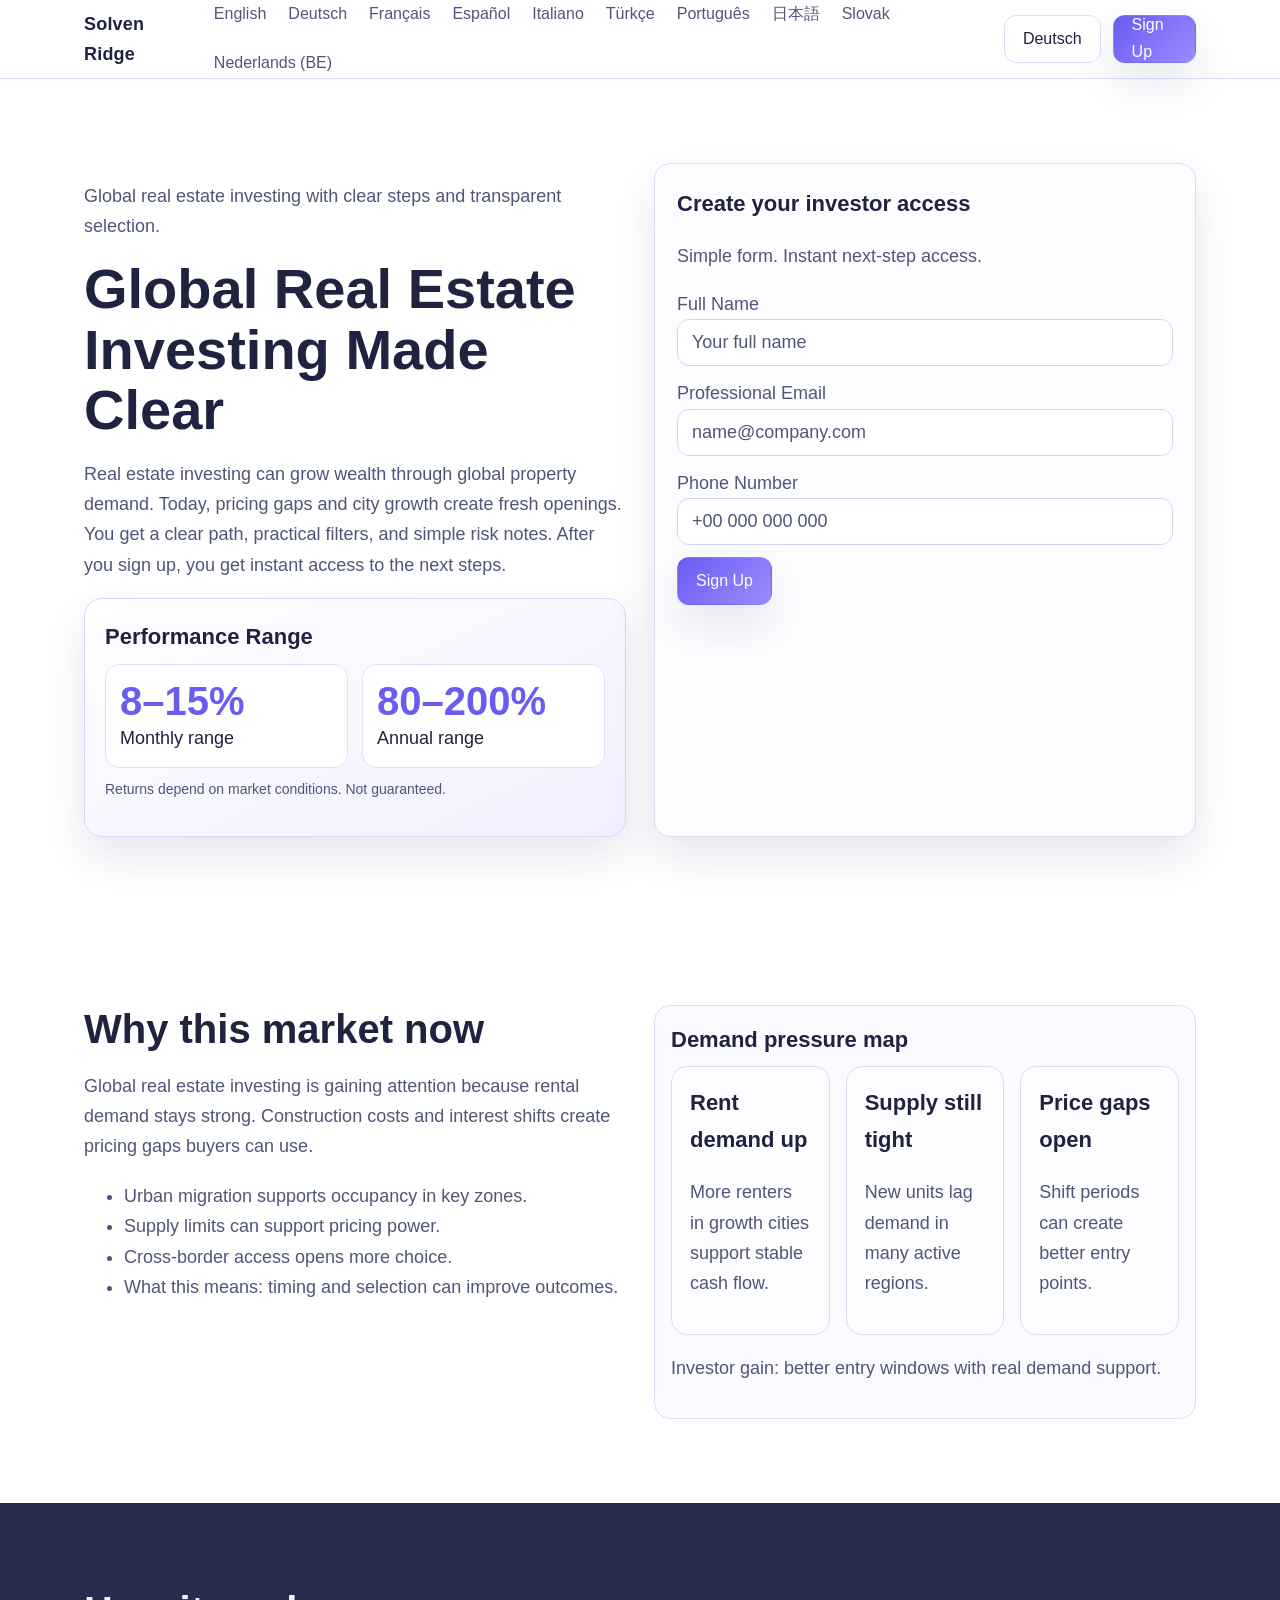
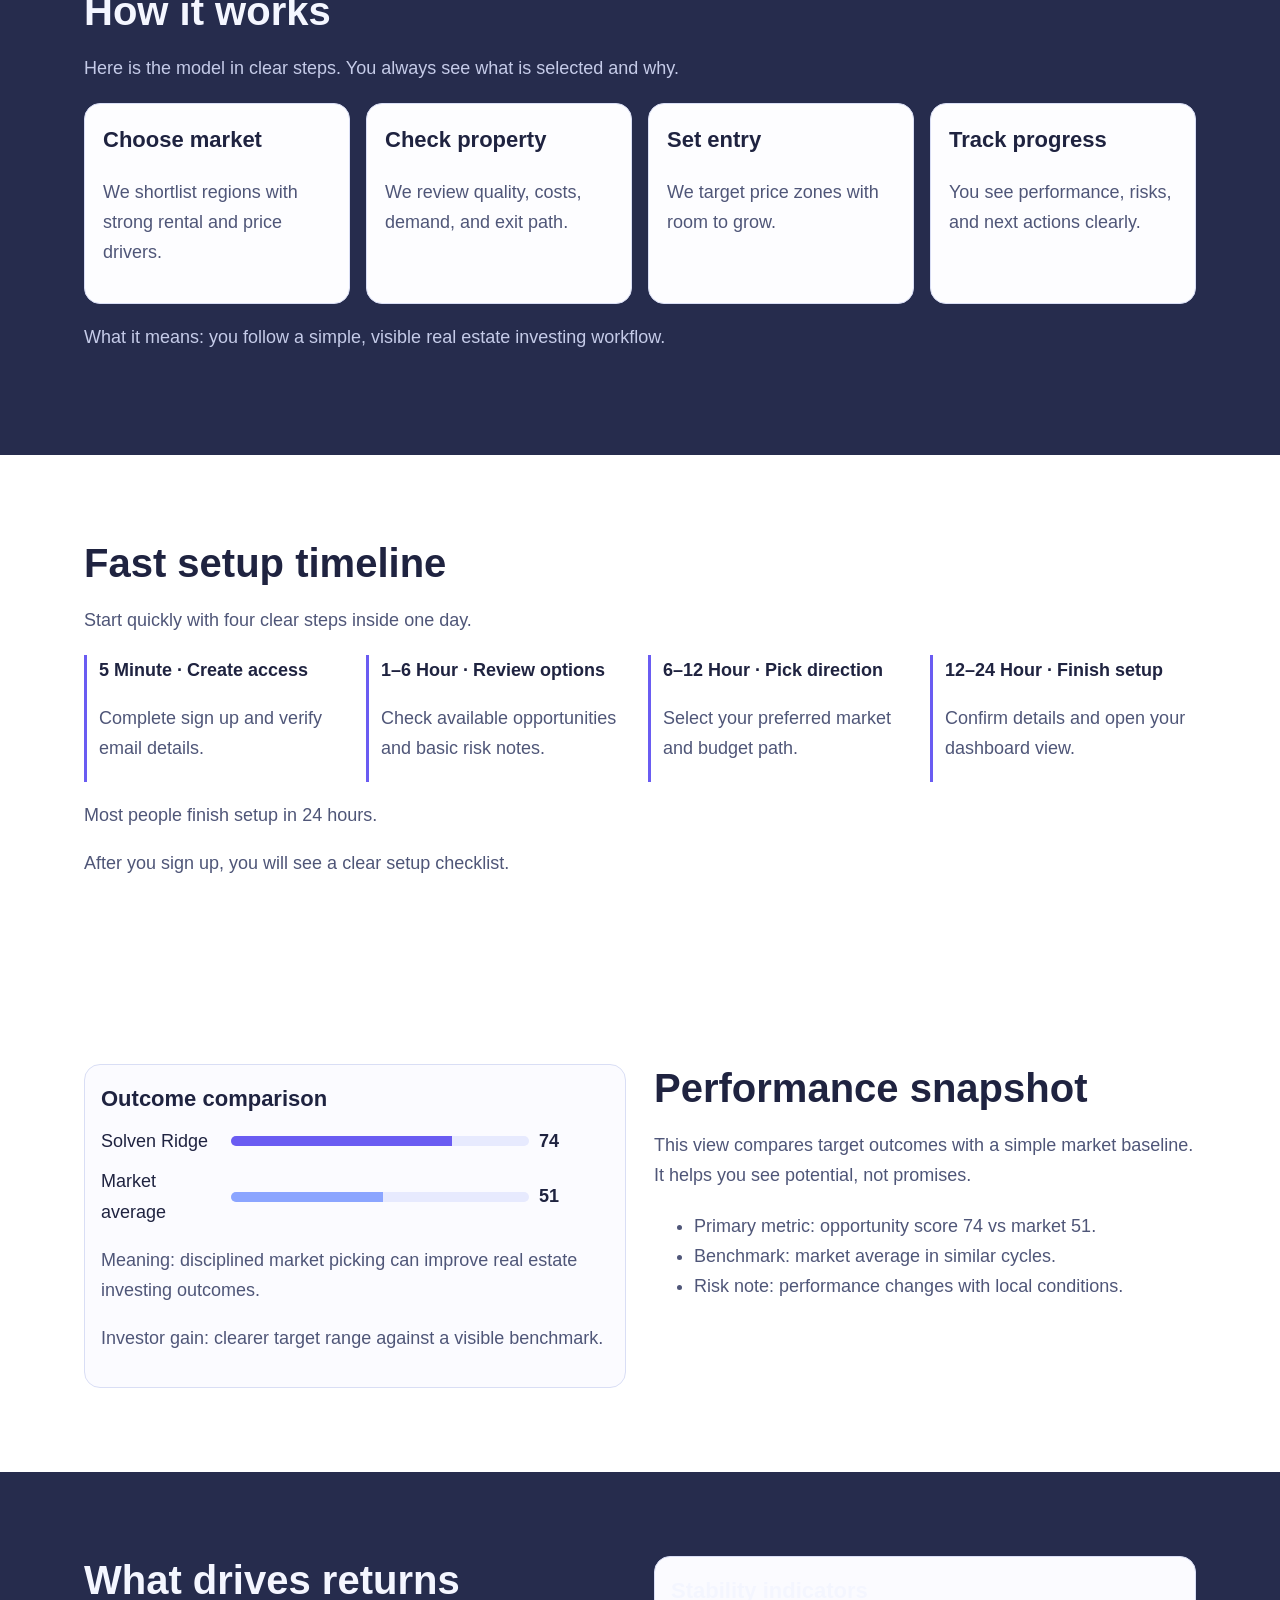
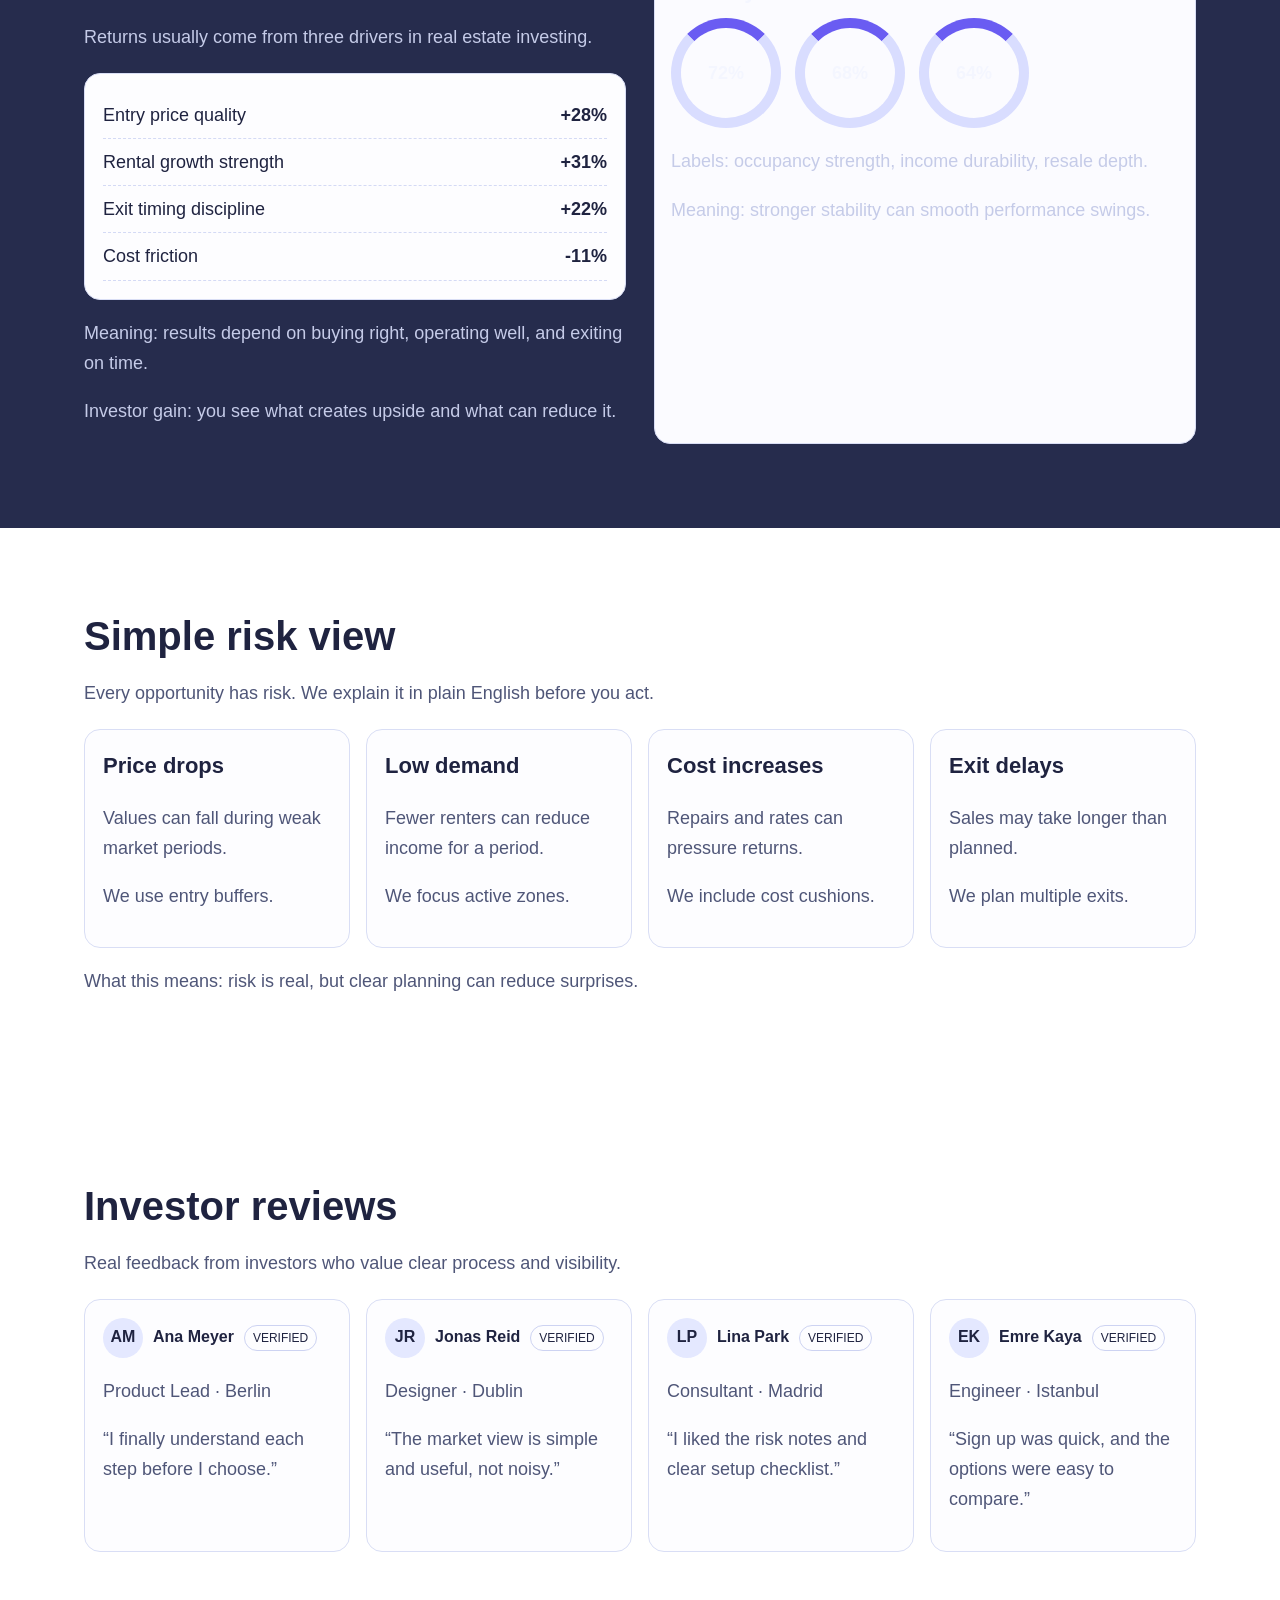
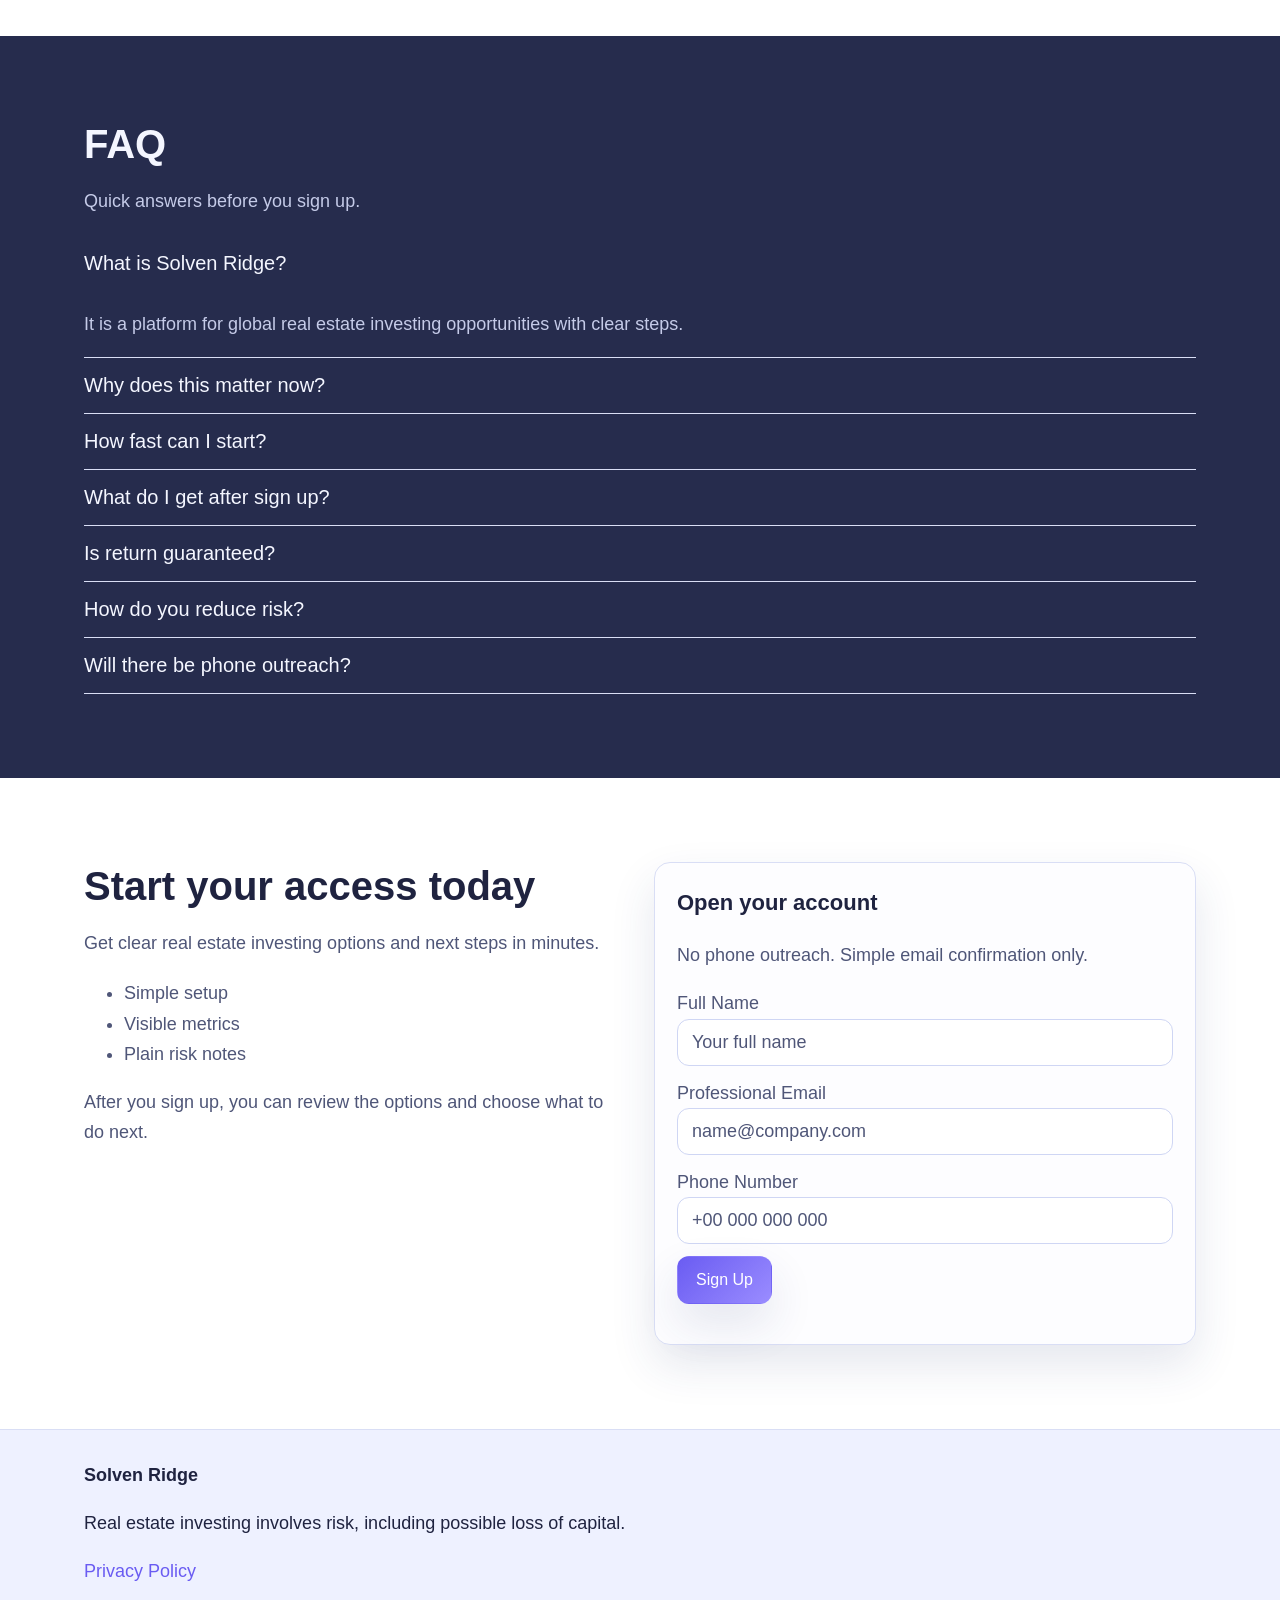
<file: de/index.html>
<!doctype html>
<html lang="en">
<head>
  <meta charset="UTF-8" />
  <meta name="viewport" content="width=device-width, initial-scale=1" />
  <title>Solven Ridge Deutsch | Real Estate Investing Opportunities</title>
  <meta name="description" content="Explore clear real estate investing opportunities, simple steps, and transparent risk notes." />
  <link rel="canonical" href="https://solvenridge.com/de/index.html" />
  <meta property="og:title" content="Solven Ridge Deutsch | Real Estate Investing Opportunities" />
  <meta property="og:description" content="Explore clear real estate investing opportunities, simple steps, and transparent risk notes." />
  <meta property="og:type" content="website" />
  <meta property="og:url" content="https://solvenridge.com/de/index.html" />
  <meta name="twitter:card" content="summary_large_image" />
  <meta name="twitter:title" content="Solven Ridge Deutsch | Real Estate Investing Opportunities" />
  <meta name="twitter:description" content="Explore clear real estate investing opportunities, simple steps, and transparent risk notes." />
  <link rel="alternate" hreflang="en" href="https://solvenridge.com/index.html"/>
  <link rel="alternate" hreflang="de" href="https://solvenridge.com/de/index.html"/>
  <link rel="alternate" hreflang="fr" href="https://solvenridge.com/fr/index.html"/>
  <link rel="alternate" hreflang="es" href="https://solvenridge.com/es/index.html"/>
  <link rel="alternate" hreflang="it" href="https://solvenridge.com/it/index.html"/>
  <link rel="alternate" hreflang="tr" href="https://solvenridge.com/tr/index.html"/>
  <link rel="alternate" hreflang="pt" href="https://solvenridge.com/pt/index.html"/>
  <link rel="alternate" hreflang="ja" href="https://solvenridge.com/jp/index.html"/>
  <link rel="alternate" hreflang="sk" href="https://solvenridge.com/sk/index.html"/>
  <link rel="alternate" hreflang="nl-BE" href="https://solvenridge.com/be/index.html"/>
  <link rel="stylesheet" href="../assets/style.css" />
</head>
<body>
<header class="site-header">
  <div class="container header-row">
    <a class="brand" href="../index.html">Solven Ridge</a>
    <nav class="nav-links" aria-label="Primary"><a href="../index.html">English</a>
<a href="../de/index.html">Deutsch</a>
<a href="../fr/index.html">Français</a>
<a href="../es/index.html">Español</a>
<a href="../it/index.html">Italiano</a>
<a href="../tr/index.html">Türkçe</a>
<a href="../pt/index.html">Português</a>
<a href="../jp/index.html">日本語</a>
<a href="../sk/index.html">Slovak</a>
<a href="../be/index.html">Nederlands (BE)</a></nav>
    <div class="header-right">
      <div class="lang-wrap">
        <button class="lang-toggle" aria-label="Toggle languages">Deutsch</button>
        <div class="lang-menu"><a href="../index.html"><svg class='flag' viewBox='0 0 18 12' aria-hidden='true'><rect width='18' height='12' fill='#eef1ff'/><text x='9' y='8.5' font-size='5' text-anchor='middle' fill='#3a436f'>GB</text></svg><span>English</span></a>
<a href="../de/index.html"><svg class='flag' viewBox='0 0 18 12' aria-hidden='true'><rect width='18' height='12' fill='#eef1ff'/><text x='9' y='8.5' font-size='5' text-anchor='middle' fill='#3a436f'>DE</text></svg><span>Deutsch</span></a>
<a href="../fr/index.html"><svg class='flag' viewBox='0 0 18 12' aria-hidden='true'><rect width='18' height='12' fill='#eef1ff'/><text x='9' y='8.5' font-size='5' text-anchor='middle' fill='#3a436f'>FR</text></svg><span>Français</span></a>
<a href="../es/index.html"><svg class='flag' viewBox='0 0 18 12' aria-hidden='true'><rect width='18' height='12' fill='#eef1ff'/><text x='9' y='8.5' font-size='5' text-anchor='middle' fill='#3a436f'>ES</text></svg><span>Español</span></a>
<a href="../it/index.html"><svg class='flag' viewBox='0 0 18 12' aria-hidden='true'><rect width='18' height='12' fill='#eef1ff'/><text x='9' y='8.5' font-size='5' text-anchor='middle' fill='#3a436f'>IT</text></svg><span>Italiano</span></a>
<a href="../tr/index.html"><svg class='flag' viewBox='0 0 18 12' aria-hidden='true'><rect width='18' height='12' fill='#eef1ff'/><text x='9' y='8.5' font-size='5' text-anchor='middle' fill='#3a436f'>TR</text></svg><span>Türkçe</span></a>
<a href="../pt/index.html"><svg class='flag' viewBox='0 0 18 12' aria-hidden='true'><rect width='18' height='12' fill='#eef1ff'/><text x='9' y='8.5' font-size='5' text-anchor='middle' fill='#3a436f'>PT</text></svg><span>Português</span></a>
<a href="../jp/index.html"><svg class='flag' viewBox='0 0 18 12' aria-hidden='true'><rect width='18' height='12' fill='#eef1ff'/><text x='9' y='8.5' font-size='5' text-anchor='middle' fill='#3a436f'>JP</text></svg><span>日本語</span></a>
<a href="../sk/index.html"><svg class='flag' viewBox='0 0 18 12' aria-hidden='true'><rect width='18' height='12' fill='#eef1ff'/><text x='9' y='8.5' font-size='5' text-anchor='middle' fill='#3a436f'>SK</text></svg><span>Slovak</span></a>
<a href="../be/index.html"><svg class='flag' viewBox='0 0 18 12' aria-hidden='true'><rect width='18' height='12' fill='#eef1ff'/><text x='9' y='8.5' font-size='5' text-anchor='middle' fill='#3a436f'>BE</text></svg><span>Nederlands (BE)</span></a></div>
      </div>
      <a class="btn btn-primary" href="#signup">Sign Up</a>
      <button class="menu-btn" aria-label="Open menu">☰</button>
    </div>
  </div>
</header>
<div class="mobile-drawer" aria-hidden="true">
  <div class="drawer-backdrop"></div>
  <aside class="drawer-panel" role="dialog" aria-modal="true">
    <div class="drawer-head"><strong>Menu</strong><button class="drawer-close" aria-label="Close menu">✕</button></div>
    <div class="drawer-links">
      <a href="#why">Why market</a><a href="#model">How it works</a><a href="#metrics">Performance</a><a href="#faq">FAQ</a>
      <div class="lang-wrap"><button class="lang-toggle">Deutsch</button><div class="lang-menu"><a href="../index.html"><svg class='flag' viewBox='0 0 18 12' aria-hidden='true'><rect width='18' height='12' fill='#eef1ff'/><text x='9' y='8.5' font-size='5' text-anchor='middle' fill='#3a436f'>GB</text></svg><span>English</span></a>
<a href="../de/index.html"><svg class='flag' viewBox='0 0 18 12' aria-hidden='true'><rect width='18' height='12' fill='#eef1ff'/><text x='9' y='8.5' font-size='5' text-anchor='middle' fill='#3a436f'>DE</text></svg><span>Deutsch</span></a>
<a href="../fr/index.html"><svg class='flag' viewBox='0 0 18 12' aria-hidden='true'><rect width='18' height='12' fill='#eef1ff'/><text x='9' y='8.5' font-size='5' text-anchor='middle' fill='#3a436f'>FR</text></svg><span>Français</span></a>
<a href="../es/index.html"><svg class='flag' viewBox='0 0 18 12' aria-hidden='true'><rect width='18' height='12' fill='#eef1ff'/><text x='9' y='8.5' font-size='5' text-anchor='middle' fill='#3a436f'>ES</text></svg><span>Español</span></a>
<a href="../it/index.html"><svg class='flag' viewBox='0 0 18 12' aria-hidden='true'><rect width='18' height='12' fill='#eef1ff'/><text x='9' y='8.5' font-size='5' text-anchor='middle' fill='#3a436f'>IT</text></svg><span>Italiano</span></a>
<a href="../tr/index.html"><svg class='flag' viewBox='0 0 18 12' aria-hidden='true'><rect width='18' height='12' fill='#eef1ff'/><text x='9' y='8.5' font-size='5' text-anchor='middle' fill='#3a436f'>TR</text></svg><span>Türkçe</span></a>
<a href="../pt/index.html"><svg class='flag' viewBox='0 0 18 12' aria-hidden='true'><rect width='18' height='12' fill='#eef1ff'/><text x='9' y='8.5' font-size='5' text-anchor='middle' fill='#3a436f'>PT</text></svg><span>Português</span></a>
<a href="../jp/index.html"><svg class='flag' viewBox='0 0 18 12' aria-hidden='true'><rect width='18' height='12' fill='#eef1ff'/><text x='9' y='8.5' font-size='5' text-anchor='middle' fill='#3a436f'>JP</text></svg><span>日本語</span></a>
<a href="../sk/index.html"><svg class='flag' viewBox='0 0 18 12' aria-hidden='true'><rect width='18' height='12' fill='#eef1ff'/><text x='9' y='8.5' font-size='5' text-anchor='middle' fill='#3a436f'>SK</text></svg><span>Slovak</span></a>
<a href="../be/index.html"><svg class='flag' viewBox='0 0 18 12' aria-hidden='true'><rect width='18' height='12' fill='#eef1ff'/><text x='9' y='8.5' font-size='5' text-anchor='middle' fill='#3a436f'>BE</text></svg><span>Nederlands (BE)</span></a></div></div>
      <a class="btn btn-primary" href="#signup">Sign Up</a>
    </div>
  </aside>
</div>

<section class="section light">
  <div class="container hero-grid">
    <div>
      <p>Global real estate investing with clear steps and transparent selection.</p>
      <h1>Global Real Estate Investing Made Clear</h1>
      <p>Real estate investing can grow wealth through global property demand. Today, pricing gaps and city growth create fresh openings. You get a clear path, practical filters, and simple risk notes. After you sign up, you get instant access to the next steps.</p>
      <div class="hero-performance">
        <h3>Performance Range</h3>
        <div class="perf-grid">
          <div class="perf-item"><div class="perf-value">8–15%</div><div class="muted">Monthly range</div></div>
          <div class="perf-item"><div class="perf-value">80–200%</div><div class="muted">Annual range</div></div>
        </div>
        <p class="perf-note">Returns depend on market conditions. Not guaranteed.</p>
      </div>
    </div>
    <form class="form-card" id="signup">
      <h3 class="form-title">Create your investor access</h3>
      <p class="form-sub">Simple form. Instant next-step access.</p>
      <label>Full Name</label><input required placeholder="Your full name" />
      <label>Professional Email</label><input type="email" required placeholder="name@company.com" />
      <label>Phone Number</label><input required placeholder="+00 000 000 000" />
      <button class="btn btn-primary" type="submit">Sign Up</button>
      <p class="form-confirm muted"></p>
    </form>
  </div>
</section>

<section class="section light" id="why"><div class="container split"><div>
  <h2>Why this market now</h2><p class="section-intro">Global real estate investing is gaining attention because rental demand stays strong. Construction costs and interest shifts create pricing gaps buyers can use.</p>
  <ul><li>Urban migration supports occupancy in key zones.</li><li>Supply limits can support pricing power.</li><li>Cross-border access opens more choice.</li><li>What this means: timing and selection can improve outcomes.</li></ul>
</div><div class="visual"><h3>Demand pressure map</h3><div class="grid-3"><div class="card"><h3>Rent demand up</h3><p>More renters in growth cities support stable cash flow.</p></div><div class="card"><h3>Supply still tight</h3><p>New units lag demand in many active regions.</p></div><div class="card"><h3>Price gaps open</h3><p>Shift periods can create better entry points.</p></div></div><p>Investor gain: better entry windows with real demand support.</p></div></div></section>

<section class="section dark" id="model"><div class="container"><h2>How it works</h2><p class="section-intro">Here is the model in clear steps. You always see what is selected and why.</p><div class="grid-4">
<div class="card"><h3>Choose market</h3><p>We shortlist regions with strong rental and price drivers.</p></div>
<div class="card"><h3>Check property</h3><p>We review quality, costs, demand, and exit path.</p></div>
<div class="card"><h3>Set entry</h3><p>We target price zones with room to grow.</p></div>
<div class="card"><h3>Track progress</h3><p>You see performance, risks, and next actions clearly.</p></div>
</div><p>What it means: you follow a simple, visible real estate investing workflow.</p></div></section>

<section class="section light"><div class="container"><h2>Fast setup timeline</h2><p class="section-intro">Start quickly with four clear steps inside one day.</p><div class="grid-4">
<div class="process-step"><strong>5 Minute · Create access</strong><p>Complete sign up and verify email details.</p></div>
<div class="process-step"><strong>1–6 Hour · Review options</strong><p>Check available opportunities and basic risk notes.</p></div>
<div class="process-step"><strong>6–12 Hour · Pick direction</strong><p>Select your preferred market and budget path.</p></div>
<div class="process-step"><strong>12–24 Hour · Finish setup</strong><p>Confirm details and open your dashboard view.</p></div>
</div><p>Most people finish setup in 24 hours.</p><p>After you sign up, you will see a clear setup checklist.</p></div></section>

<section class="section light" id="metrics"><div class="container split"><div class="visual"><h3>Outcome comparison</h3><div class="compare">
<div class="row-bar"><span>Solven Ridge</span><div class="track"><div class="fill-a" style="width:74%"></div></div><strong>74</strong></div>
<div class="row-bar"><span>Market average</span><div class="track"><div class="fill-b" style="width:51%"></div></div><strong>51</strong></div>
</div><p>Meaning: disciplined market picking can improve real estate investing outcomes.</p><p>Investor gain: clearer target range against a visible benchmark.</p></div><div>
<h2>Performance snapshot</h2><p class="section-intro">This view compares target outcomes with a simple market baseline. It helps you see potential, not promises.</p>
<ul><li>Primary metric: opportunity score 74 vs market 51.</li><li>Benchmark: market average in similar cycles.</li><li>Risk note: performance changes with local conditions.</li></ul>
</div></div></section>

<section class="section dark"><div class="container split"><div><h2>What drives returns</h2><p class="section-intro">Returns usually come from three drivers in real estate investing.</p><div class="waterfall card"><div class="step"><span>Entry price quality</span><strong>+28%</strong></div><div class="step"><span>Rental growth strength</span><strong>+31%</strong></div><div class="step"><span>Exit timing discipline</span><strong>+22%</strong></div><div class="step"><span>Cost friction</span><strong>-11%</strong></div></div><p>Meaning: results depend on buying right, operating well, and exiting on time.</p><p>Investor gain: you see what creates upside and what can reduce it.</p></div>
<div class="visual"><h3>Stability indicators</h3><div class="rings"><div class="ring">72%</div><div class="ring">68%</div><div class="ring">64%</div></div><p>Labels: occupancy strength, income durability, resale depth.</p><p>Meaning: stronger stability can smooth performance swings.</p></div></div></section>

<section class="section light"><div class="container"><h2>Simple risk view</h2><p class="section-intro">Every opportunity has risk. We explain it in plain English before you act.</p><div class="grid-4">
<div class="card"><h3>Price drops</h3><p>Values can fall during weak market periods.</p><p class="muted">We use entry buffers.</p></div>
<div class="card"><h3>Low demand</h3><p>Fewer renters can reduce income for a period.</p><p class="muted">We focus active zones.</p></div>
<div class="card"><h3>Cost increases</h3><p>Repairs and rates can pressure returns.</p><p class="muted">We include cost cushions.</p></div>
<div class="card"><h3>Exit delays</h3><p>Sales may take longer than planned.</p><p class="muted">We plan multiple exits.</p></div>
</div><p>What this means: risk is real, but clear planning can reduce surprises.</p></div></section>

<section class="section light reviews"><div class="container"><h2>Investor reviews</h2><p class="section-intro">Real feedback from investors who value clear process and visibility.</p><div class="grid-4">
<div class="card"><div class="card-top"><div class="avatar">AM</div><strong>Ana Meyer</strong><span class="verified">VERIFIED</span></div><p class="muted">Product Lead · Berlin</p><p>“I finally understand each step before I choose.”</p></div>
<div class="card"><div class="card-top"><div class="avatar">JR</div><strong>Jonas Reid</strong><span class="verified">VERIFIED</span></div><p class="muted">Designer · Dublin</p><p>“The market view is simple and useful, not noisy.”</p></div>
<div class="card"><div class="card-top"><div class="avatar">LP</div><strong>Lina Park</strong><span class="verified">VERIFIED</span></div><p class="muted">Consultant · Madrid</p><p>“I liked the risk notes and clear setup checklist.”</p></div>
<div class="card"><div class="card-top"><div class="avatar">EK</div><strong>Emre Kaya</strong><span class="verified">VERIFIED</span></div><p class="muted">Engineer · Istanbul</p><p>“Sign up was quick, and the options were easy to compare.”</p></div>
</div></div></section>

<section class="section dark" id="faq"><div class="container"><h2>FAQ</h2><p class="section-intro">Quick answers before you sign up.</p>
<div class="faq-item open"><button class="faq-q">What is Solven Ridge?</button><div class="faq-a"><p>It is a platform for global real estate investing opportunities with clear steps.</p></div></div>
<div class="faq-item"><button class="faq-q">Why does this matter now?</button><div class="faq-a"><p>Pricing gaps and demand shifts can create better entry moments.</p></div></div>
<div class="faq-item"><button class="faq-q">How fast can I start?</button><div class="faq-a"><p>Most people finish setup in 24 hours.</p></div></div>
<div class="faq-item"><button class="faq-q">What do I get after sign up?</button><div class="faq-a"><p>After you sign up, you can review the options and choose what to do next.</p></div></div>
<div class="faq-item"><button class="faq-q">Is return guaranteed?</button><div class="faq-a"><p>No. Returns depend on market conditions and are not guaranteed.</p></div></div>
<div class="faq-item"><button class="faq-q">How do you reduce risk?</button><div class="faq-a"><p>We use clear filters, cost buffers, and multiple exit plans.</p></div></div>
<div class="faq-item"><button class="faq-q">Will there be phone outreach?</button><div class="faq-a"><p>No phone outreach. We may send a short email to confirm your details.</p></div></div>
</div></section>

<section class="section light"><div class="container split"><div><h2>Start your access today</h2><p class="section-intro">Get clear real estate investing options and next steps in minutes.</p><ul><li>Simple setup</li><li>Visible metrics</li><li>Plain risk notes</li></ul><p>After you sign up, you can review the options and choose what to do next.</p></div>
<form class="form-card"><h3 class="form-title">Open your account</h3><p class="form-sub">No phone outreach. Simple email confirmation only.</p><label>Full Name</label><input required placeholder="Your full name"/><label>Professional Email</label><input type="email" required placeholder="name@company.com"/><label>Phone Number</label><input required placeholder="+00 000 000 000"/><button class="btn btn-primary" type="submit">Sign Up</button><p class="form-confirm muted"></p></form>
</div></section>

<footer class="footer"><div class="container"><strong>Solven Ridge</strong><p>Real estate investing involves risk, including possible loss of capital.</p><a href="#" data-open-modal>Privacy Policy</a></div></footer>

<div class="modal" id="privacy-modal" role="dialog" aria-modal="true" aria-label="Privacy Policy">
  <div class="modal-panel">
    <button class="modal-close-top" data-close-modal aria-label="Close policy">✕</button>
    <h2>Privacy Policy</h2>
    <p><strong>Introduction:</strong> We explain data use in simple words.</p>
    <p><strong>Data collection:</strong> We collect name, email, and phone details you submit.</p>
    <p><strong>Legal basis:</strong> We process data to provide requested access.</p>
    <p><strong>Cookies:</strong> We use basic cookies for security and site function.</p>
    <p><strong>Retention:</strong> We keep data only as long as needed.</p>
    <p><strong>Third-party sharing:</strong> We share with service partners only when required.</p>
    <p><strong>Security:</strong> We use technical and process safeguards.</p>
    <p><strong>User rights:</strong> You can request access, correction, or deletion.</p>
    <p><strong>International transfers:</strong> Data may be processed across regions with protections.</p>
    <p><strong>Industry risk disclosure:</strong> Investing can lose value and returns are not guaranteed.</p>
    <p><strong>Contact:</strong> privacy@solvenridge.com</p>
    <div class="modal-footer"><button class="btn" data-close-modal>Close</button></div>
  </div>
</div>

<script type="application/ld+json">{"@context":"https://schema.org","@graph":[{"@type":"Organization","name":"Solven Ridge","url":"https://solvenridge.com"},{"@type":"WebSite","name":"Solven Ridge","url":"https://solvenridge.com"},{"@type":"FAQPage","mainEntity":[{"@type":"Question","name":"What is Solven Ridge?","acceptedAnswer":{"@type":"Answer","text":"A platform with clear global real estate investing opportunities."}},{"@type":"Question","name":"Is return guaranteed?","acceptedAnswer":{"@type":"Answer","text":"No. Returns depend on market conditions."}}]},{"@type":"Review","author":{"@type":"Person","name":"Ana Meyer"},"reviewBody":"I finally understand each step before I choose.","reviewRating":{"@type":"Rating","ratingValue":"5"}}]}</script>
<script defer src="../assets/app.js"></script>
</body></html>
</file>
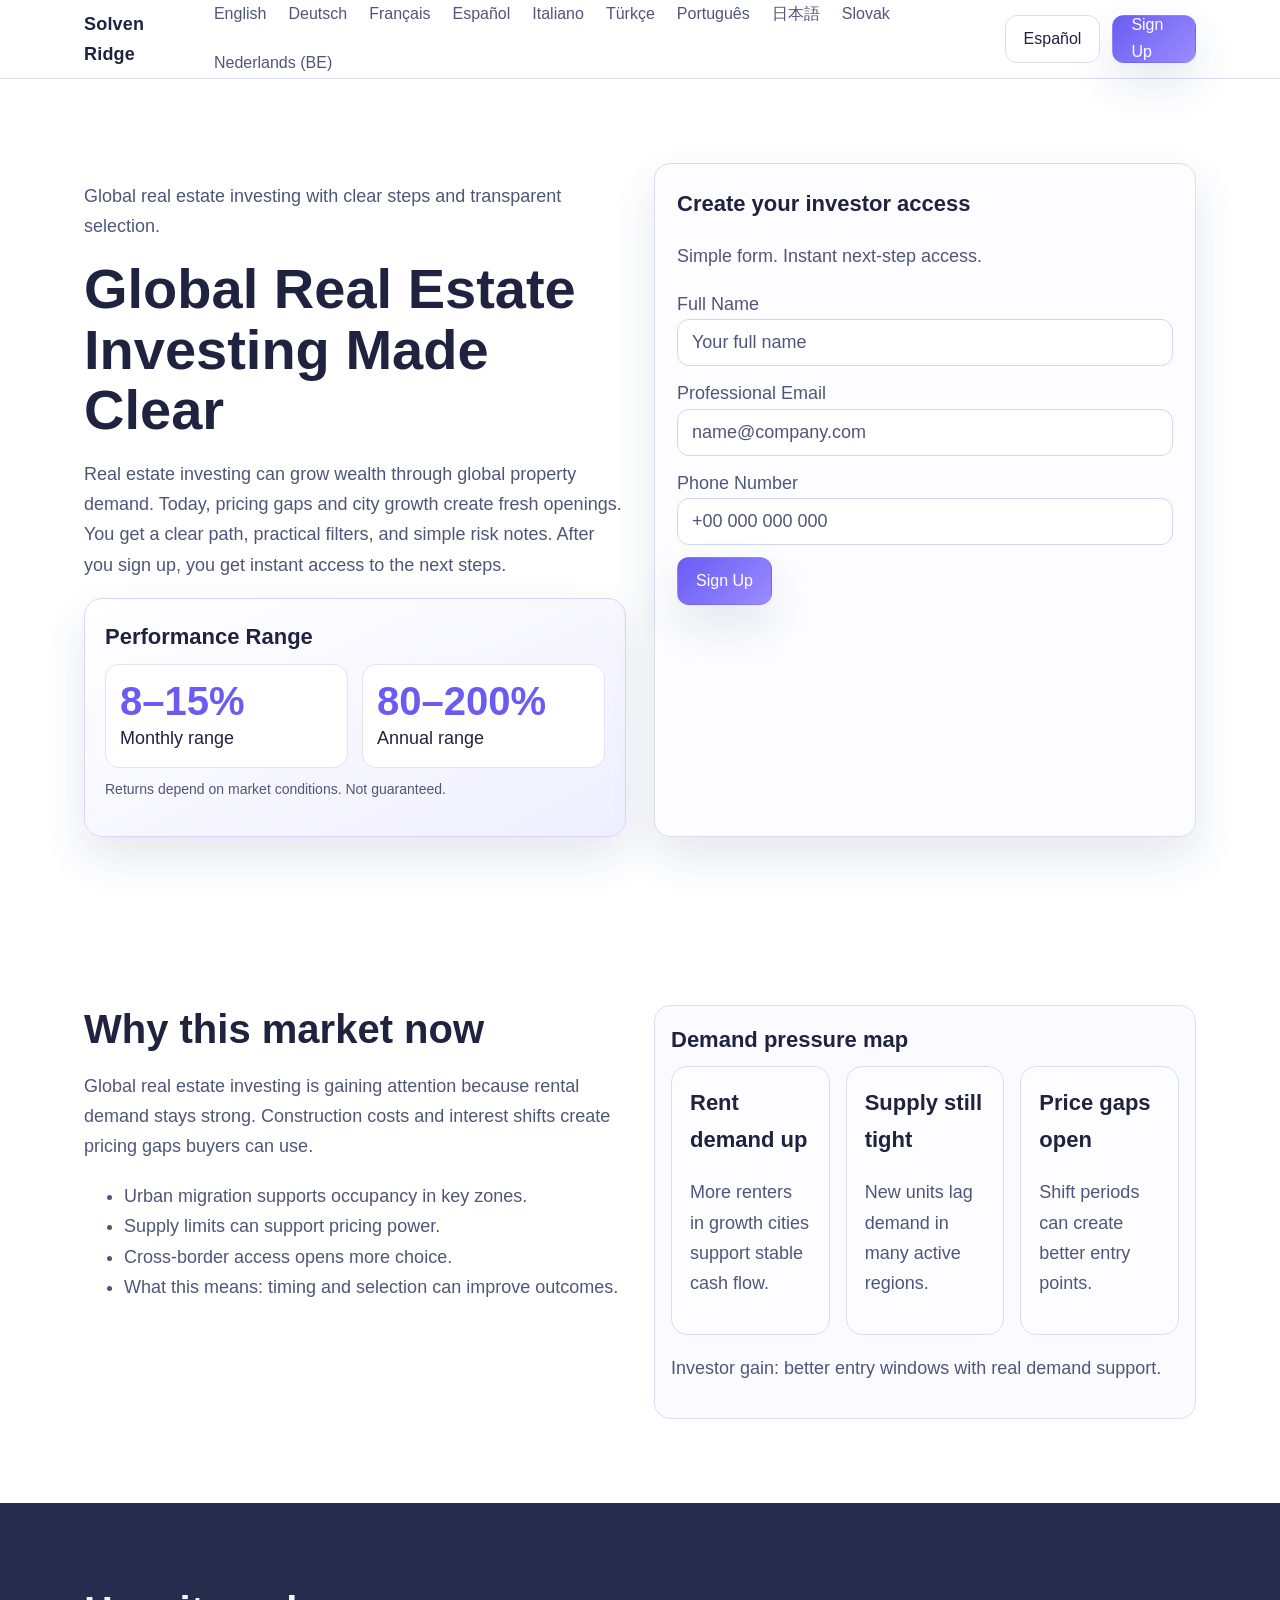
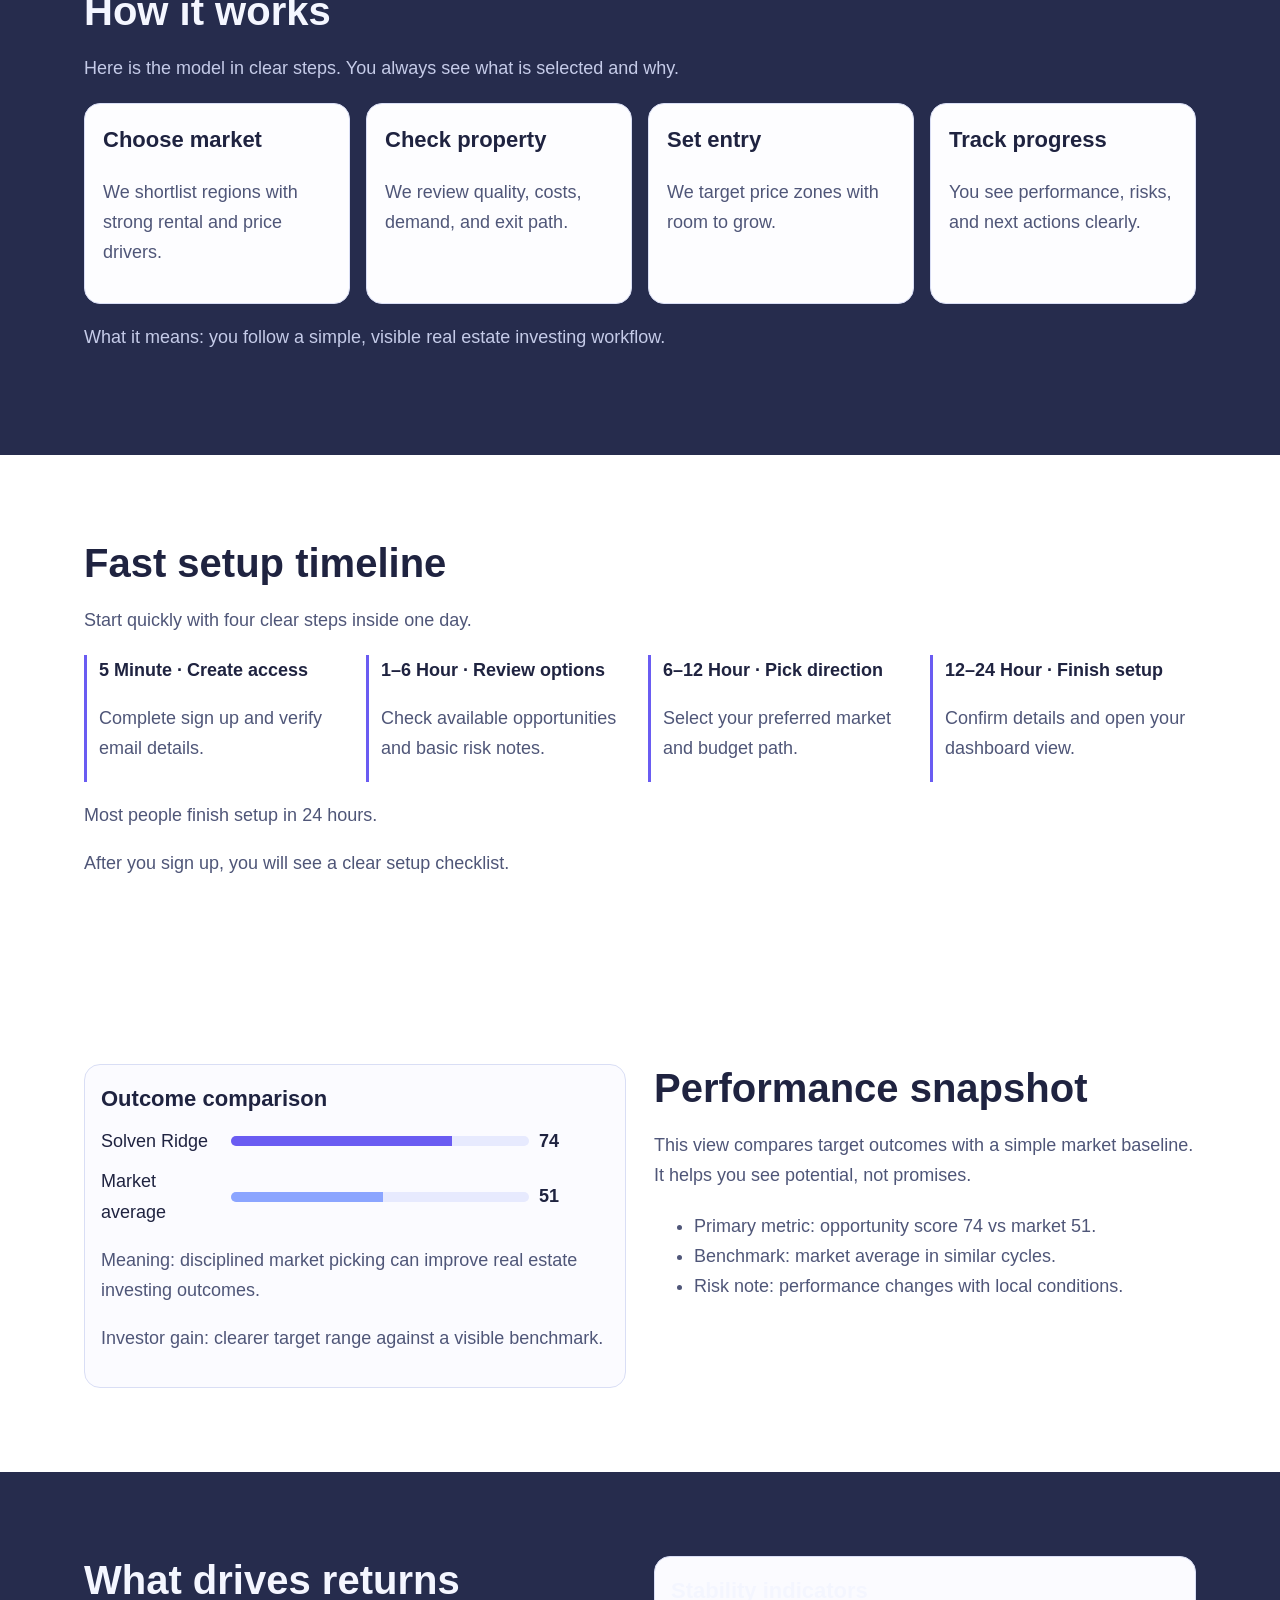
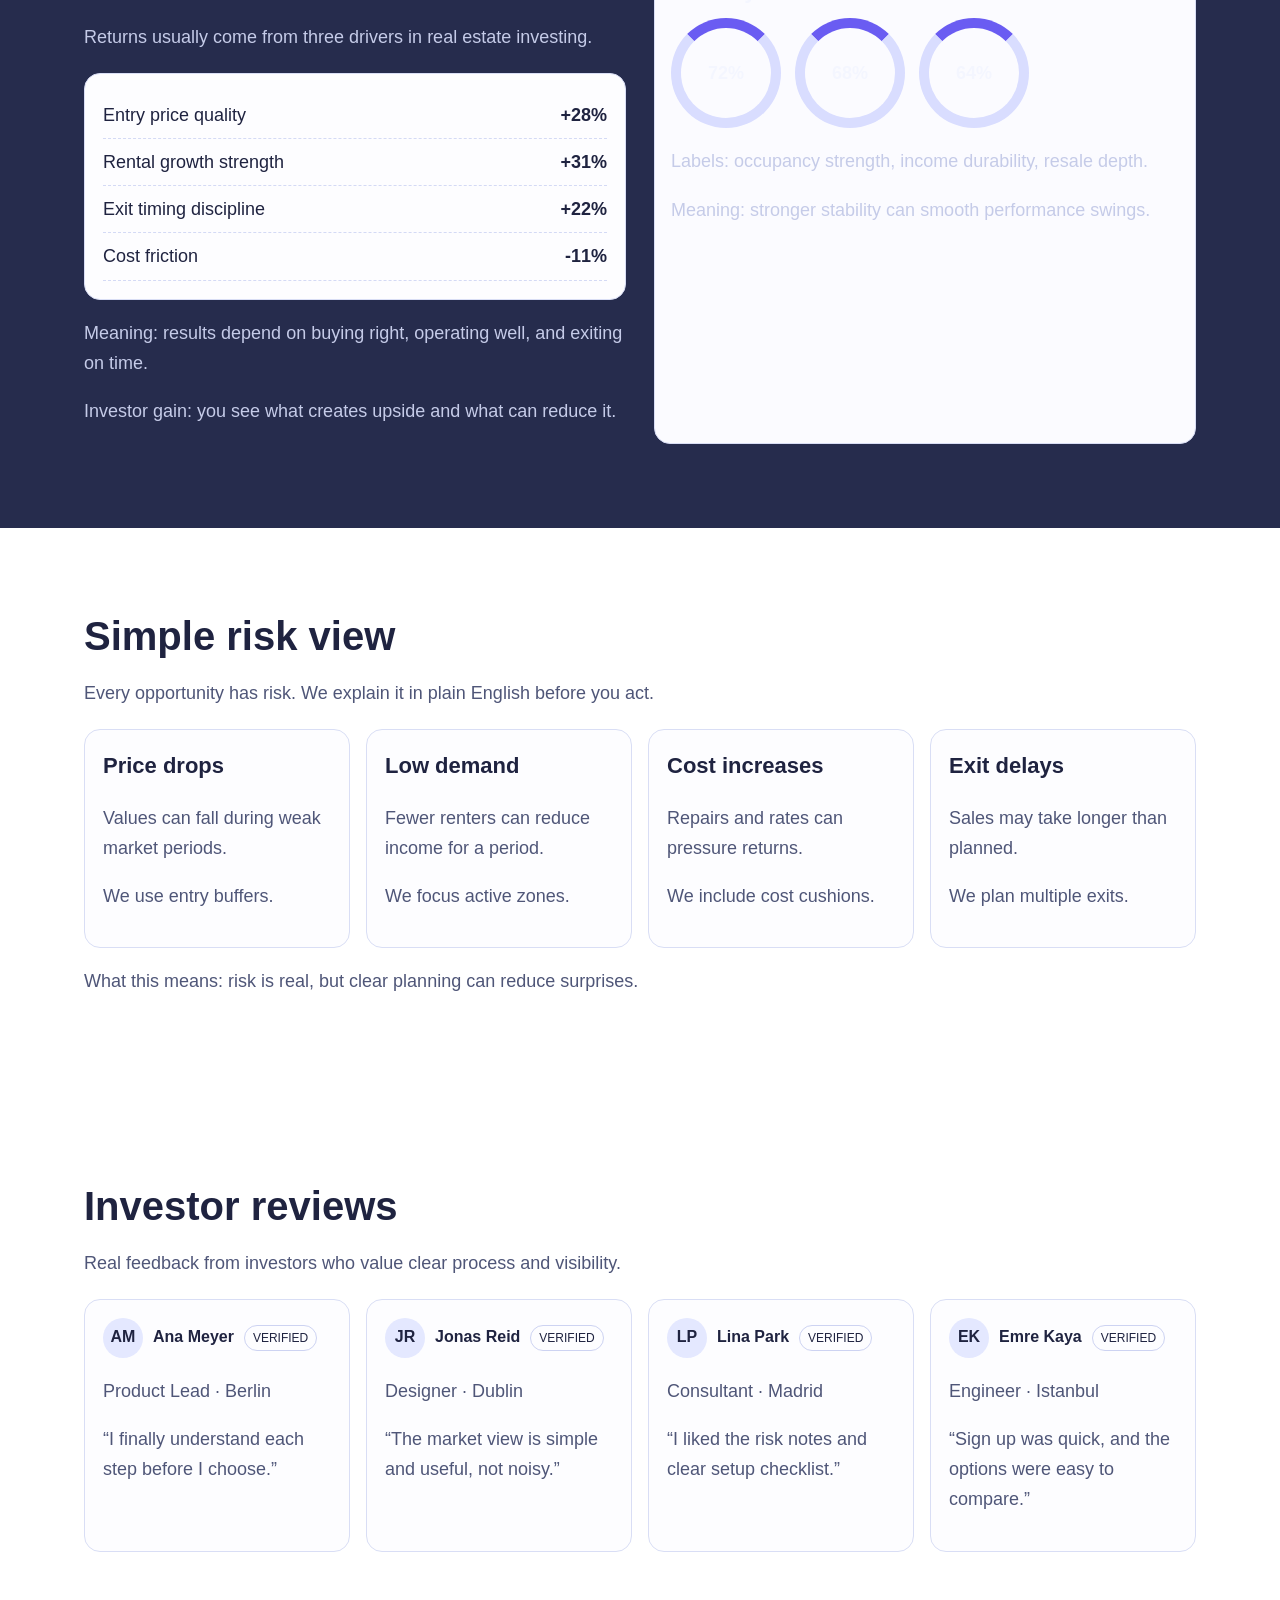
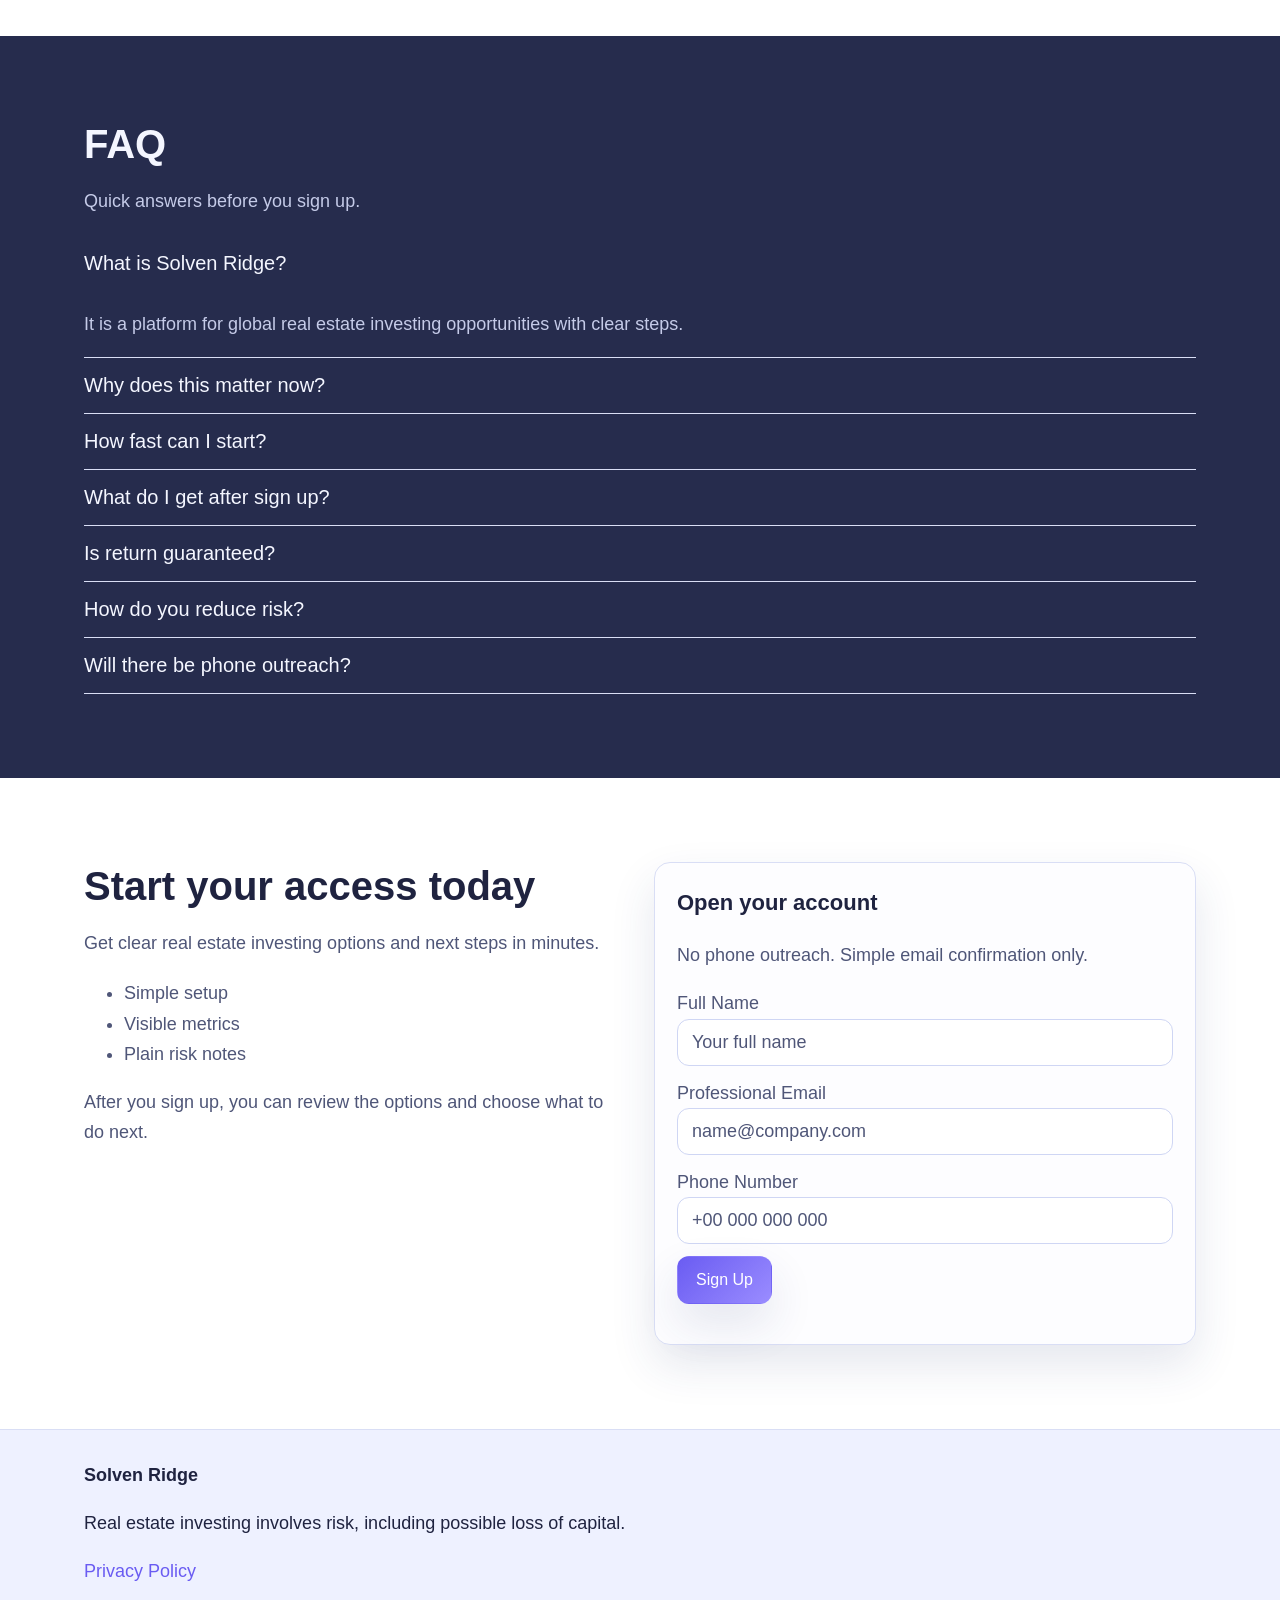
<file: es/index.html>
<!doctype html>
<html lang="en">
<head>
  <meta charset="UTF-8" />
  <meta name="viewport" content="width=device-width, initial-scale=1" />
  <title>Solven Ridge Español | Real Estate Investing Opportunities</title>
  <meta name="description" content="Explore clear real estate investing opportunities, simple steps, and transparent risk notes." />
  <link rel="canonical" href="https://solvenridge.com/es/index.html" />
  <meta property="og:title" content="Solven Ridge Español | Real Estate Investing Opportunities" />
  <meta property="og:description" content="Explore clear real estate investing opportunities, simple steps, and transparent risk notes." />
  <meta property="og:type" content="website" />
  <meta property="og:url" content="https://solvenridge.com/es/index.html" />
  <meta name="twitter:card" content="summary_large_image" />
  <meta name="twitter:title" content="Solven Ridge Español | Real Estate Investing Opportunities" />
  <meta name="twitter:description" content="Explore clear real estate investing opportunities, simple steps, and transparent risk notes." />
  <link rel="alternate" hreflang="en" href="https://solvenridge.com/index.html"/>
  <link rel="alternate" hreflang="de" href="https://solvenridge.com/de/index.html"/>
  <link rel="alternate" hreflang="fr" href="https://solvenridge.com/fr/index.html"/>
  <link rel="alternate" hreflang="es" href="https://solvenridge.com/es/index.html"/>
  <link rel="alternate" hreflang="it" href="https://solvenridge.com/it/index.html"/>
  <link rel="alternate" hreflang="tr" href="https://solvenridge.com/tr/index.html"/>
  <link rel="alternate" hreflang="pt" href="https://solvenridge.com/pt/index.html"/>
  <link rel="alternate" hreflang="ja" href="https://solvenridge.com/jp/index.html"/>
  <link rel="alternate" hreflang="sk" href="https://solvenridge.com/sk/index.html"/>
  <link rel="alternate" hreflang="nl-BE" href="https://solvenridge.com/be/index.html"/>
  <link rel="stylesheet" href="../assets/style.css" />
</head>
<body>
<header class="site-header">
  <div class="container header-row">
    <a class="brand" href="../index.html">Solven Ridge</a>
    <nav class="nav-links" aria-label="Primary"><a href="../index.html">English</a>
<a href="../de/index.html">Deutsch</a>
<a href="../fr/index.html">Français</a>
<a href="../es/index.html">Español</a>
<a href="../it/index.html">Italiano</a>
<a href="../tr/index.html">Türkçe</a>
<a href="../pt/index.html">Português</a>
<a href="../jp/index.html">日本語</a>
<a href="../sk/index.html">Slovak</a>
<a href="../be/index.html">Nederlands (BE)</a></nav>
    <div class="header-right">
      <div class="lang-wrap">
        <button class="lang-toggle" aria-label="Toggle languages">Español</button>
        <div class="lang-menu"><a href="../index.html"><svg class='flag' viewBox='0 0 18 12' aria-hidden='true'><rect width='18' height='12' fill='#eef1ff'/><text x='9' y='8.5' font-size='5' text-anchor='middle' fill='#3a436f'>GB</text></svg><span>English</span></a>
<a href="../de/index.html"><svg class='flag' viewBox='0 0 18 12' aria-hidden='true'><rect width='18' height='12' fill='#eef1ff'/><text x='9' y='8.5' font-size='5' text-anchor='middle' fill='#3a436f'>DE</text></svg><span>Deutsch</span></a>
<a href="../fr/index.html"><svg class='flag' viewBox='0 0 18 12' aria-hidden='true'><rect width='18' height='12' fill='#eef1ff'/><text x='9' y='8.5' font-size='5' text-anchor='middle' fill='#3a436f'>FR</text></svg><span>Français</span></a>
<a href="../es/index.html"><svg class='flag' viewBox='0 0 18 12' aria-hidden='true'><rect width='18' height='12' fill='#eef1ff'/><text x='9' y='8.5' font-size='5' text-anchor='middle' fill='#3a436f'>ES</text></svg><span>Español</span></a>
<a href="../it/index.html"><svg class='flag' viewBox='0 0 18 12' aria-hidden='true'><rect width='18' height='12' fill='#eef1ff'/><text x='9' y='8.5' font-size='5' text-anchor='middle' fill='#3a436f'>IT</text></svg><span>Italiano</span></a>
<a href="../tr/index.html"><svg class='flag' viewBox='0 0 18 12' aria-hidden='true'><rect width='18' height='12' fill='#eef1ff'/><text x='9' y='8.5' font-size='5' text-anchor='middle' fill='#3a436f'>TR</text></svg><span>Türkçe</span></a>
<a href="../pt/index.html"><svg class='flag' viewBox='0 0 18 12' aria-hidden='true'><rect width='18' height='12' fill='#eef1ff'/><text x='9' y='8.5' font-size='5' text-anchor='middle' fill='#3a436f'>PT</text></svg><span>Português</span></a>
<a href="../jp/index.html"><svg class='flag' viewBox='0 0 18 12' aria-hidden='true'><rect width='18' height='12' fill='#eef1ff'/><text x='9' y='8.5' font-size='5' text-anchor='middle' fill='#3a436f'>JP</text></svg><span>日本語</span></a>
<a href="../sk/index.html"><svg class='flag' viewBox='0 0 18 12' aria-hidden='true'><rect width='18' height='12' fill='#eef1ff'/><text x='9' y='8.5' font-size='5' text-anchor='middle' fill='#3a436f'>SK</text></svg><span>Slovak</span></a>
<a href="../be/index.html"><svg class='flag' viewBox='0 0 18 12' aria-hidden='true'><rect width='18' height='12' fill='#eef1ff'/><text x='9' y='8.5' font-size='5' text-anchor='middle' fill='#3a436f'>BE</text></svg><span>Nederlands (BE)</span></a></div>
      </div>
      <a class="btn btn-primary" href="#signup">Sign Up</a>
      <button class="menu-btn" aria-label="Open menu">☰</button>
    </div>
  </div>
</header>
<div class="mobile-drawer" aria-hidden="true">
  <div class="drawer-backdrop"></div>
  <aside class="drawer-panel" role="dialog" aria-modal="true">
    <div class="drawer-head"><strong>Menu</strong><button class="drawer-close" aria-label="Close menu">✕</button></div>
    <div class="drawer-links">
      <a href="#why">Why market</a><a href="#model">How it works</a><a href="#metrics">Performance</a><a href="#faq">FAQ</a>
      <div class="lang-wrap"><button class="lang-toggle">Español</button><div class="lang-menu"><a href="../index.html"><svg class='flag' viewBox='0 0 18 12' aria-hidden='true'><rect width='18' height='12' fill='#eef1ff'/><text x='9' y='8.5' font-size='5' text-anchor='middle' fill='#3a436f'>GB</text></svg><span>English</span></a>
<a href="../de/index.html"><svg class='flag' viewBox='0 0 18 12' aria-hidden='true'><rect width='18' height='12' fill='#eef1ff'/><text x='9' y='8.5' font-size='5' text-anchor='middle' fill='#3a436f'>DE</text></svg><span>Deutsch</span></a>
<a href="../fr/index.html"><svg class='flag' viewBox='0 0 18 12' aria-hidden='true'><rect width='18' height='12' fill='#eef1ff'/><text x='9' y='8.5' font-size='5' text-anchor='middle' fill='#3a436f'>FR</text></svg><span>Français</span></a>
<a href="../es/index.html"><svg class='flag' viewBox='0 0 18 12' aria-hidden='true'><rect width='18' height='12' fill='#eef1ff'/><text x='9' y='8.5' font-size='5' text-anchor='middle' fill='#3a436f'>ES</text></svg><span>Español</span></a>
<a href="../it/index.html"><svg class='flag' viewBox='0 0 18 12' aria-hidden='true'><rect width='18' height='12' fill='#eef1ff'/><text x='9' y='8.5' font-size='5' text-anchor='middle' fill='#3a436f'>IT</text></svg><span>Italiano</span></a>
<a href="../tr/index.html"><svg class='flag' viewBox='0 0 18 12' aria-hidden='true'><rect width='18' height='12' fill='#eef1ff'/><text x='9' y='8.5' font-size='5' text-anchor='middle' fill='#3a436f'>TR</text></svg><span>Türkçe</span></a>
<a href="../pt/index.html"><svg class='flag' viewBox='0 0 18 12' aria-hidden='true'><rect width='18' height='12' fill='#eef1ff'/><text x='9' y='8.5' font-size='5' text-anchor='middle' fill='#3a436f'>PT</text></svg><span>Português</span></a>
<a href="../jp/index.html"><svg class='flag' viewBox='0 0 18 12' aria-hidden='true'><rect width='18' height='12' fill='#eef1ff'/><text x='9' y='8.5' font-size='5' text-anchor='middle' fill='#3a436f'>JP</text></svg><span>日本語</span></a>
<a href="../sk/index.html"><svg class='flag' viewBox='0 0 18 12' aria-hidden='true'><rect width='18' height='12' fill='#eef1ff'/><text x='9' y='8.5' font-size='5' text-anchor='middle' fill='#3a436f'>SK</text></svg><span>Slovak</span></a>
<a href="../be/index.html"><svg class='flag' viewBox='0 0 18 12' aria-hidden='true'><rect width='18' height='12' fill='#eef1ff'/><text x='9' y='8.5' font-size='5' text-anchor='middle' fill='#3a436f'>BE</text></svg><span>Nederlands (BE)</span></a></div></div>
      <a class="btn btn-primary" href="#signup">Sign Up</a>
    </div>
  </aside>
</div>

<section class="section light">
  <div class="container hero-grid">
    <div>
      <p>Global real estate investing with clear steps and transparent selection.</p>
      <h1>Global Real Estate Investing Made Clear</h1>
      <p>Real estate investing can grow wealth through global property demand. Today, pricing gaps and city growth create fresh openings. You get a clear path, practical filters, and simple risk notes. After you sign up, you get instant access to the next steps.</p>
      <div class="hero-performance">
        <h3>Performance Range</h3>
        <div class="perf-grid">
          <div class="perf-item"><div class="perf-value">8–15%</div><div class="muted">Monthly range</div></div>
          <div class="perf-item"><div class="perf-value">80–200%</div><div class="muted">Annual range</div></div>
        </div>
        <p class="perf-note">Returns depend on market conditions. Not guaranteed.</p>
      </div>
    </div>
    <form class="form-card" id="signup">
      <h3 class="form-title">Create your investor access</h3>
      <p class="form-sub">Simple form. Instant next-step access.</p>
      <label>Full Name</label><input required placeholder="Your full name" />
      <label>Professional Email</label><input type="email" required placeholder="name@company.com" />
      <label>Phone Number</label><input required placeholder="+00 000 000 000" />
      <button class="btn btn-primary" type="submit">Sign Up</button>
      <p class="form-confirm muted"></p>
    </form>
  </div>
</section>

<section class="section light" id="why"><div class="container split"><div>
  <h2>Why this market now</h2><p class="section-intro">Global real estate investing is gaining attention because rental demand stays strong. Construction costs and interest shifts create pricing gaps buyers can use.</p>
  <ul><li>Urban migration supports occupancy in key zones.</li><li>Supply limits can support pricing power.</li><li>Cross-border access opens more choice.</li><li>What this means: timing and selection can improve outcomes.</li></ul>
</div><div class="visual"><h3>Demand pressure map</h3><div class="grid-3"><div class="card"><h3>Rent demand up</h3><p>More renters in growth cities support stable cash flow.</p></div><div class="card"><h3>Supply still tight</h3><p>New units lag demand in many active regions.</p></div><div class="card"><h3>Price gaps open</h3><p>Shift periods can create better entry points.</p></div></div><p>Investor gain: better entry windows with real demand support.</p></div></div></section>

<section class="section dark" id="model"><div class="container"><h2>How it works</h2><p class="section-intro">Here is the model in clear steps. You always see what is selected and why.</p><div class="grid-4">
<div class="card"><h3>Choose market</h3><p>We shortlist regions with strong rental and price drivers.</p></div>
<div class="card"><h3>Check property</h3><p>We review quality, costs, demand, and exit path.</p></div>
<div class="card"><h3>Set entry</h3><p>We target price zones with room to grow.</p></div>
<div class="card"><h3>Track progress</h3><p>You see performance, risks, and next actions clearly.</p></div>
</div><p>What it means: you follow a simple, visible real estate investing workflow.</p></div></section>

<section class="section light"><div class="container"><h2>Fast setup timeline</h2><p class="section-intro">Start quickly with four clear steps inside one day.</p><div class="grid-4">
<div class="process-step"><strong>5 Minute · Create access</strong><p>Complete sign up and verify email details.</p></div>
<div class="process-step"><strong>1–6 Hour · Review options</strong><p>Check available opportunities and basic risk notes.</p></div>
<div class="process-step"><strong>6–12 Hour · Pick direction</strong><p>Select your preferred market and budget path.</p></div>
<div class="process-step"><strong>12–24 Hour · Finish setup</strong><p>Confirm details and open your dashboard view.</p></div>
</div><p>Most people finish setup in 24 hours.</p><p>After you sign up, you will see a clear setup checklist.</p></div></section>

<section class="section light" id="metrics"><div class="container split"><div class="visual"><h3>Outcome comparison</h3><div class="compare">
<div class="row-bar"><span>Solven Ridge</span><div class="track"><div class="fill-a" style="width:74%"></div></div><strong>74</strong></div>
<div class="row-bar"><span>Market average</span><div class="track"><div class="fill-b" style="width:51%"></div></div><strong>51</strong></div>
</div><p>Meaning: disciplined market picking can improve real estate investing outcomes.</p><p>Investor gain: clearer target range against a visible benchmark.</p></div><div>
<h2>Performance snapshot</h2><p class="section-intro">This view compares target outcomes with a simple market baseline. It helps you see potential, not promises.</p>
<ul><li>Primary metric: opportunity score 74 vs market 51.</li><li>Benchmark: market average in similar cycles.</li><li>Risk note: performance changes with local conditions.</li></ul>
</div></div></section>

<section class="section dark"><div class="container split"><div><h2>What drives returns</h2><p class="section-intro">Returns usually come from three drivers in real estate investing.</p><div class="waterfall card"><div class="step"><span>Entry price quality</span><strong>+28%</strong></div><div class="step"><span>Rental growth strength</span><strong>+31%</strong></div><div class="step"><span>Exit timing discipline</span><strong>+22%</strong></div><div class="step"><span>Cost friction</span><strong>-11%</strong></div></div><p>Meaning: results depend on buying right, operating well, and exiting on time.</p><p>Investor gain: you see what creates upside and what can reduce it.</p></div>
<div class="visual"><h3>Stability indicators</h3><div class="rings"><div class="ring">72%</div><div class="ring">68%</div><div class="ring">64%</div></div><p>Labels: occupancy strength, income durability, resale depth.</p><p>Meaning: stronger stability can smooth performance swings.</p></div></div></section>

<section class="section light"><div class="container"><h2>Simple risk view</h2><p class="section-intro">Every opportunity has risk. We explain it in plain English before you act.</p><div class="grid-4">
<div class="card"><h3>Price drops</h3><p>Values can fall during weak market periods.</p><p class="muted">We use entry buffers.</p></div>
<div class="card"><h3>Low demand</h3><p>Fewer renters can reduce income for a period.</p><p class="muted">We focus active zones.</p></div>
<div class="card"><h3>Cost increases</h3><p>Repairs and rates can pressure returns.</p><p class="muted">We include cost cushions.</p></div>
<div class="card"><h3>Exit delays</h3><p>Sales may take longer than planned.</p><p class="muted">We plan multiple exits.</p></div>
</div><p>What this means: risk is real, but clear planning can reduce surprises.</p></div></section>

<section class="section light reviews"><div class="container"><h2>Investor reviews</h2><p class="section-intro">Real feedback from investors who value clear process and visibility.</p><div class="grid-4">
<div class="card"><div class="card-top"><div class="avatar">AM</div><strong>Ana Meyer</strong><span class="verified">VERIFIED</span></div><p class="muted">Product Lead · Berlin</p><p>“I finally understand each step before I choose.”</p></div>
<div class="card"><div class="card-top"><div class="avatar">JR</div><strong>Jonas Reid</strong><span class="verified">VERIFIED</span></div><p class="muted">Designer · Dublin</p><p>“The market view is simple and useful, not noisy.”</p></div>
<div class="card"><div class="card-top"><div class="avatar">LP</div><strong>Lina Park</strong><span class="verified">VERIFIED</span></div><p class="muted">Consultant · Madrid</p><p>“I liked the risk notes and clear setup checklist.”</p></div>
<div class="card"><div class="card-top"><div class="avatar">EK</div><strong>Emre Kaya</strong><span class="verified">VERIFIED</span></div><p class="muted">Engineer · Istanbul</p><p>“Sign up was quick, and the options were easy to compare.”</p></div>
</div></div></section>

<section class="section dark" id="faq"><div class="container"><h2>FAQ</h2><p class="section-intro">Quick answers before you sign up.</p>
<div class="faq-item open"><button class="faq-q">What is Solven Ridge?</button><div class="faq-a"><p>It is a platform for global real estate investing opportunities with clear steps.</p></div></div>
<div class="faq-item"><button class="faq-q">Why does this matter now?</button><div class="faq-a"><p>Pricing gaps and demand shifts can create better entry moments.</p></div></div>
<div class="faq-item"><button class="faq-q">How fast can I start?</button><div class="faq-a"><p>Most people finish setup in 24 hours.</p></div></div>
<div class="faq-item"><button class="faq-q">What do I get after sign up?</button><div class="faq-a"><p>After you sign up, you can review the options and choose what to do next.</p></div></div>
<div class="faq-item"><button class="faq-q">Is return guaranteed?</button><div class="faq-a"><p>No. Returns depend on market conditions and are not guaranteed.</p></div></div>
<div class="faq-item"><button class="faq-q">How do you reduce risk?</button><div class="faq-a"><p>We use clear filters, cost buffers, and multiple exit plans.</p></div></div>
<div class="faq-item"><button class="faq-q">Will there be phone outreach?</button><div class="faq-a"><p>No phone outreach. We may send a short email to confirm your details.</p></div></div>
</div></section>

<section class="section light"><div class="container split"><div><h2>Start your access today</h2><p class="section-intro">Get clear real estate investing options and next steps in minutes.</p><ul><li>Simple setup</li><li>Visible metrics</li><li>Plain risk notes</li></ul><p>After you sign up, you can review the options and choose what to do next.</p></div>
<form class="form-card"><h3 class="form-title">Open your account</h3><p class="form-sub">No phone outreach. Simple email confirmation only.</p><label>Full Name</label><input required placeholder="Your full name"/><label>Professional Email</label><input type="email" required placeholder="name@company.com"/><label>Phone Number</label><input required placeholder="+00 000 000 000"/><button class="btn btn-primary" type="submit">Sign Up</button><p class="form-confirm muted"></p></form>
</div></section>

<footer class="footer"><div class="container"><strong>Solven Ridge</strong><p>Real estate investing involves risk, including possible loss of capital.</p><a href="#" data-open-modal>Privacy Policy</a></div></footer>

<div class="modal" id="privacy-modal" role="dialog" aria-modal="true" aria-label="Privacy Policy">
  <div class="modal-panel">
    <button class="modal-close-top" data-close-modal aria-label="Close policy">✕</button>
    <h2>Privacy Policy</h2>
    <p><strong>Introduction:</strong> We explain data use in simple words.</p>
    <p><strong>Data collection:</strong> We collect name, email, and phone details you submit.</p>
    <p><strong>Legal basis:</strong> We process data to provide requested access.</p>
    <p><strong>Cookies:</strong> We use basic cookies for security and site function.</p>
    <p><strong>Retention:</strong> We keep data only as long as needed.</p>
    <p><strong>Third-party sharing:</strong> We share with service partners only when required.</p>
    <p><strong>Security:</strong> We use technical and process safeguards.</p>
    <p><strong>User rights:</strong> You can request access, correction, or deletion.</p>
    <p><strong>International transfers:</strong> Data may be processed across regions with protections.</p>
    <p><strong>Industry risk disclosure:</strong> Investing can lose value and returns are not guaranteed.</p>
    <p><strong>Contact:</strong> privacy@solvenridge.com</p>
    <div class="modal-footer"><button class="btn" data-close-modal>Close</button></div>
  </div>
</div>

<script type="application/ld+json">{"@context":"https://schema.org","@graph":[{"@type":"Organization","name":"Solven Ridge","url":"https://solvenridge.com"},{"@type":"WebSite","name":"Solven Ridge","url":"https://solvenridge.com"},{"@type":"FAQPage","mainEntity":[{"@type":"Question","name":"What is Solven Ridge?","acceptedAnswer":{"@type":"Answer","text":"A platform with clear global real estate investing opportunities."}},{"@type":"Question","name":"Is return guaranteed?","acceptedAnswer":{"@type":"Answer","text":"No. Returns depend on market conditions."}}]},{"@type":"Review","author":{"@type":"Person","name":"Ana Meyer"},"reviewBody":"I finally understand each step before I choose.","reviewRating":{"@type":"Rating","ratingValue":"5"}}]}</script>
<script defer src="../assets/app.js"></script>
</body></html>
</file>
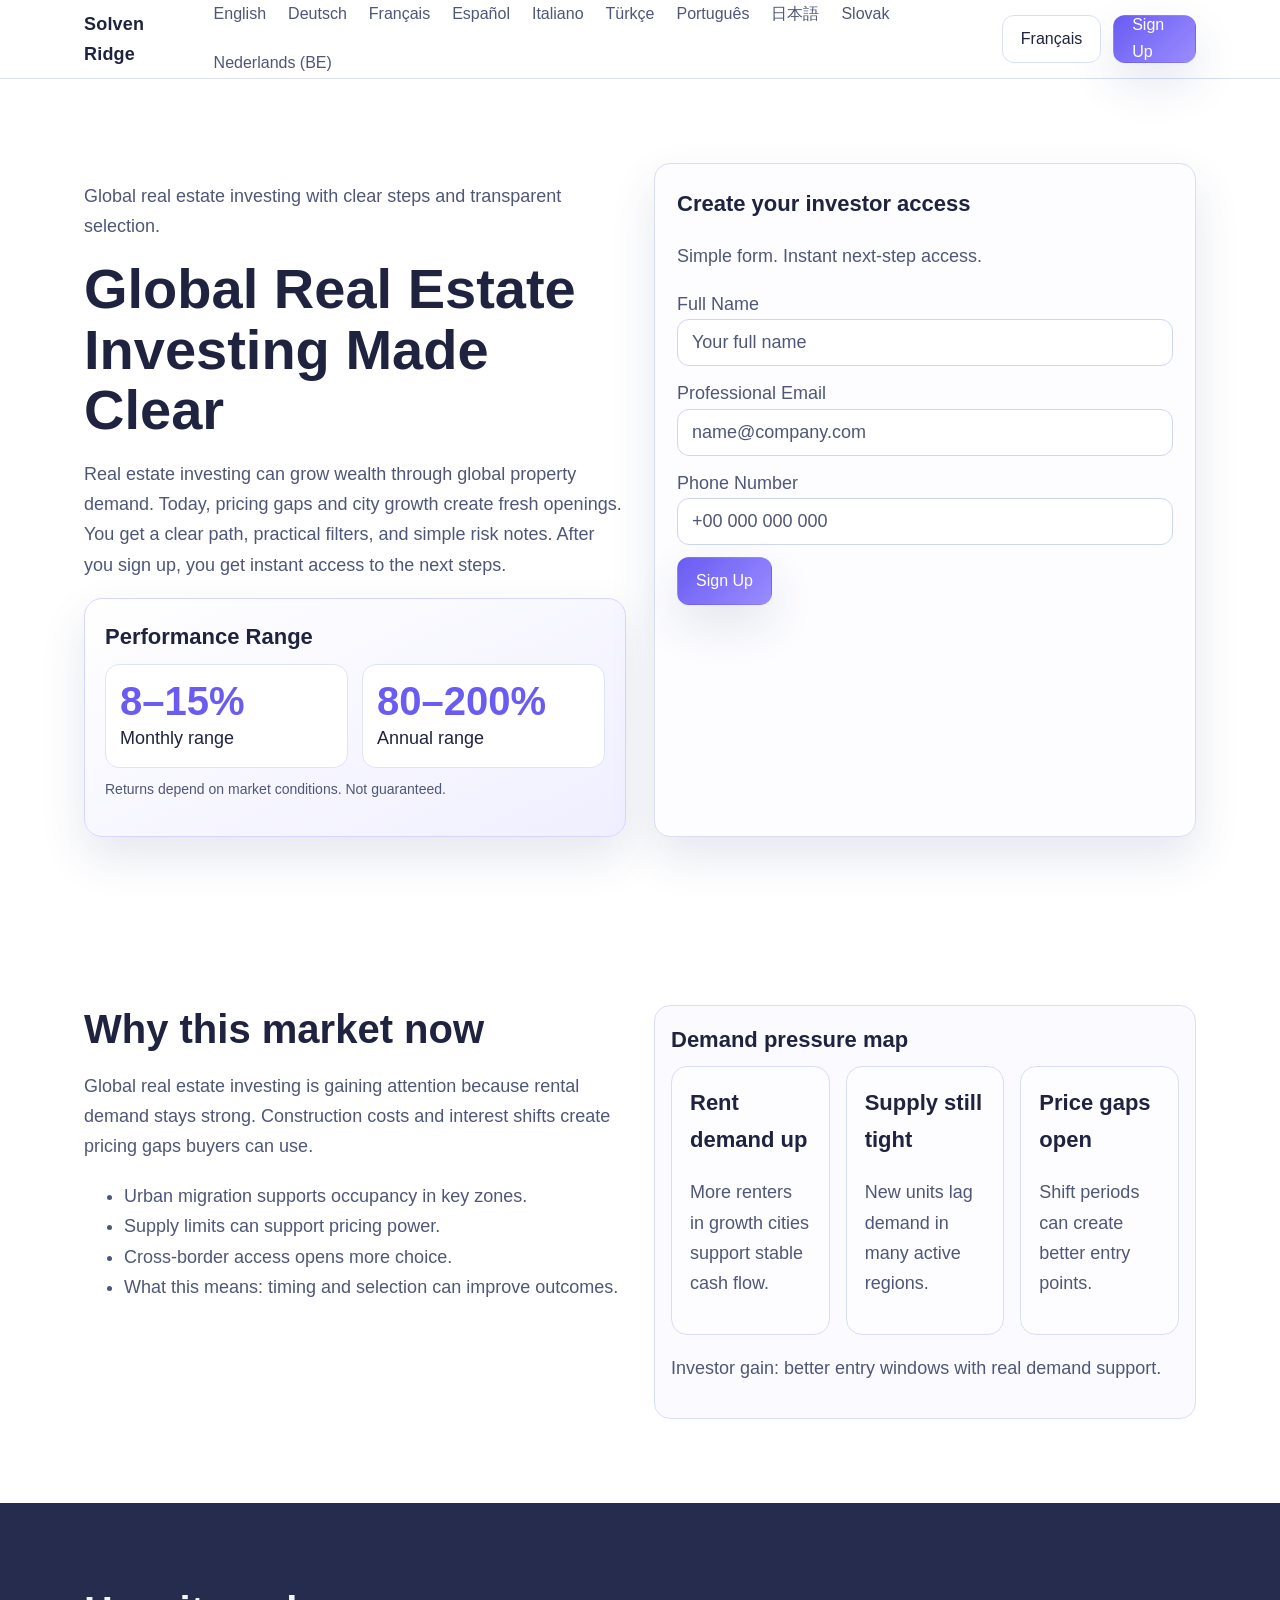
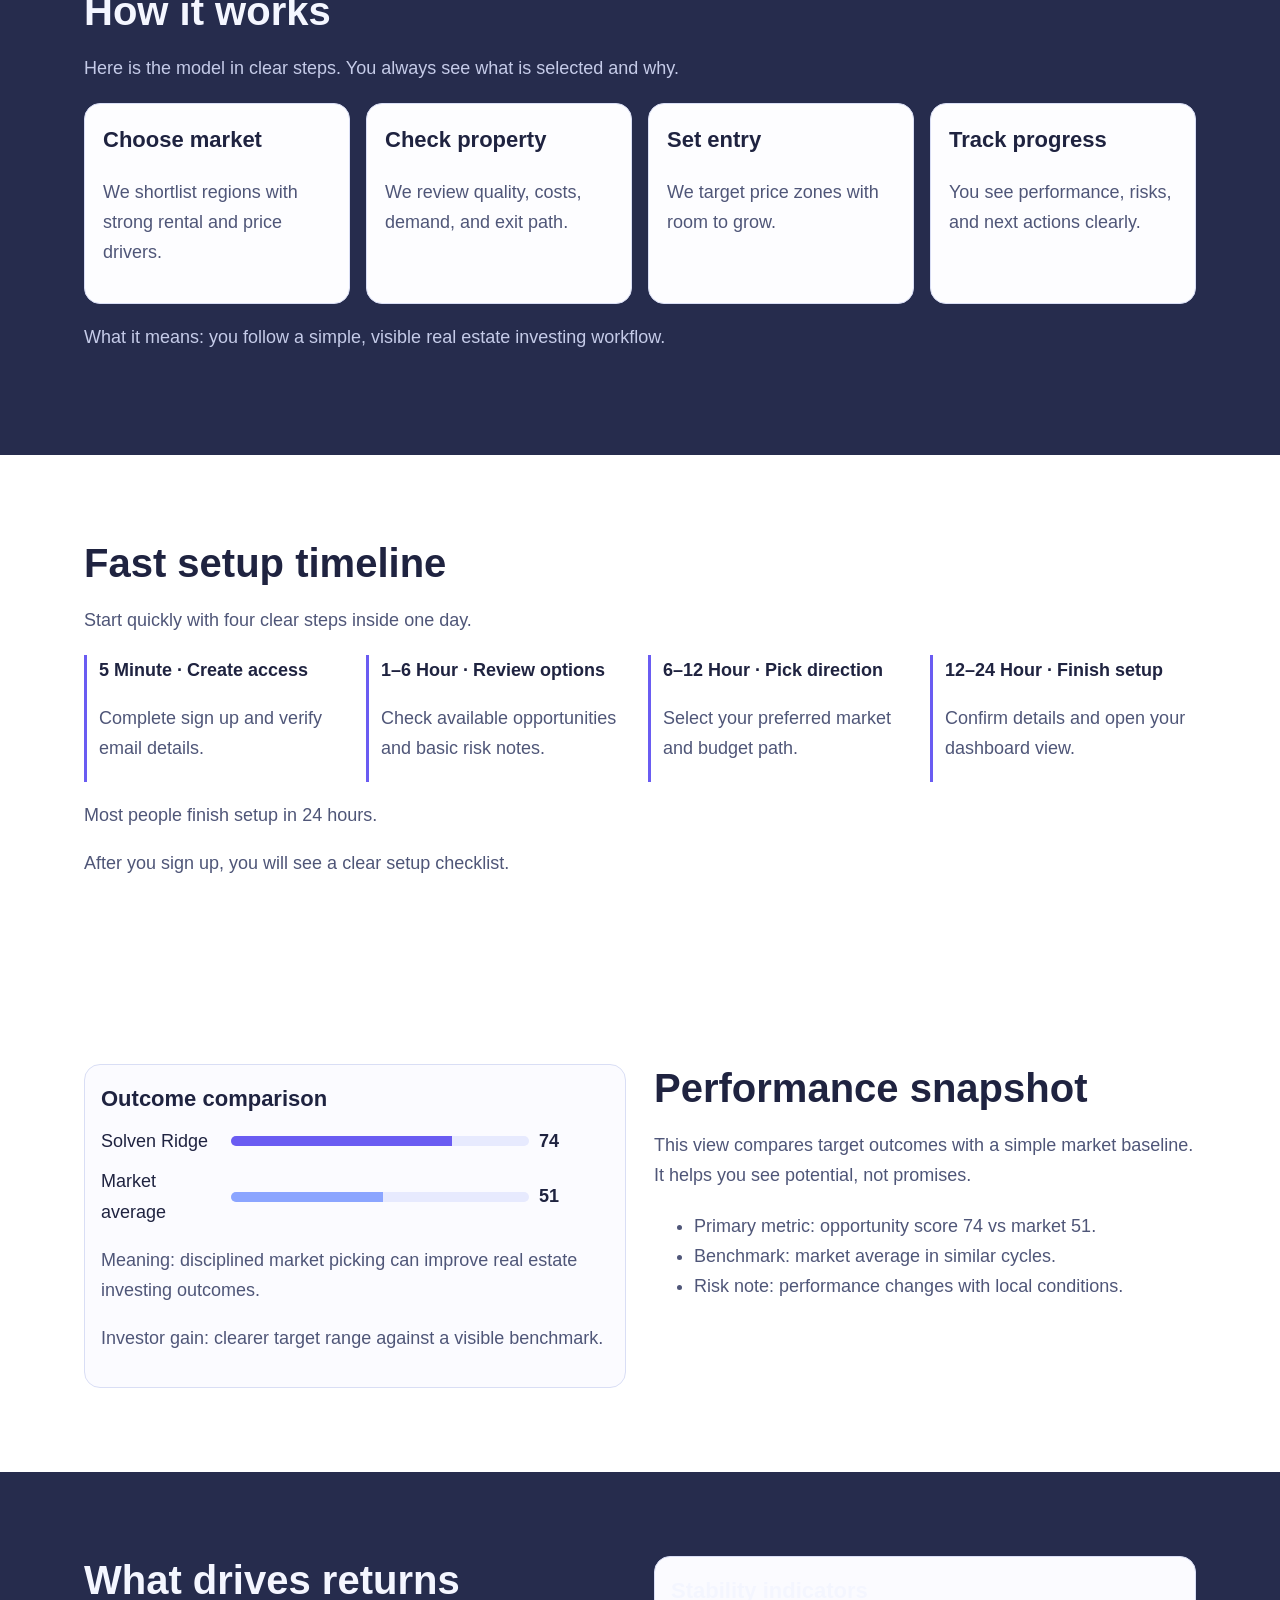
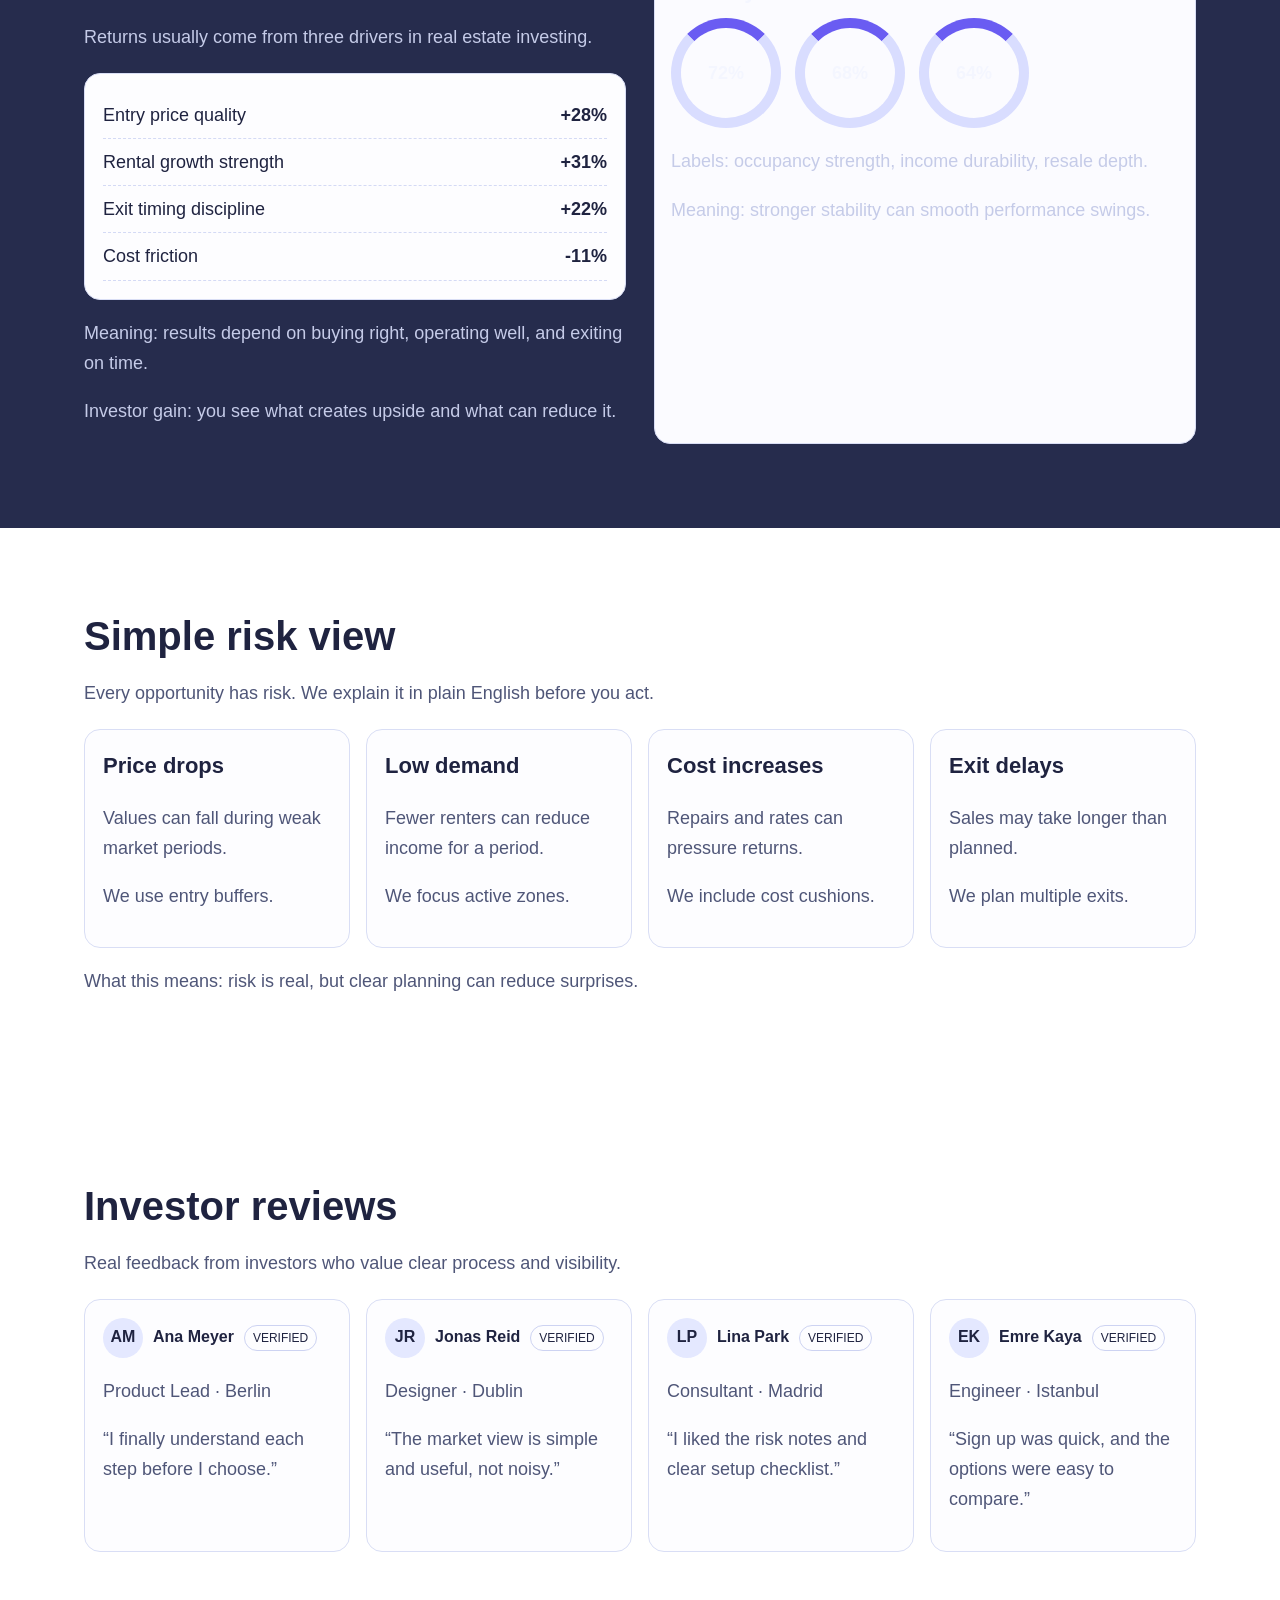
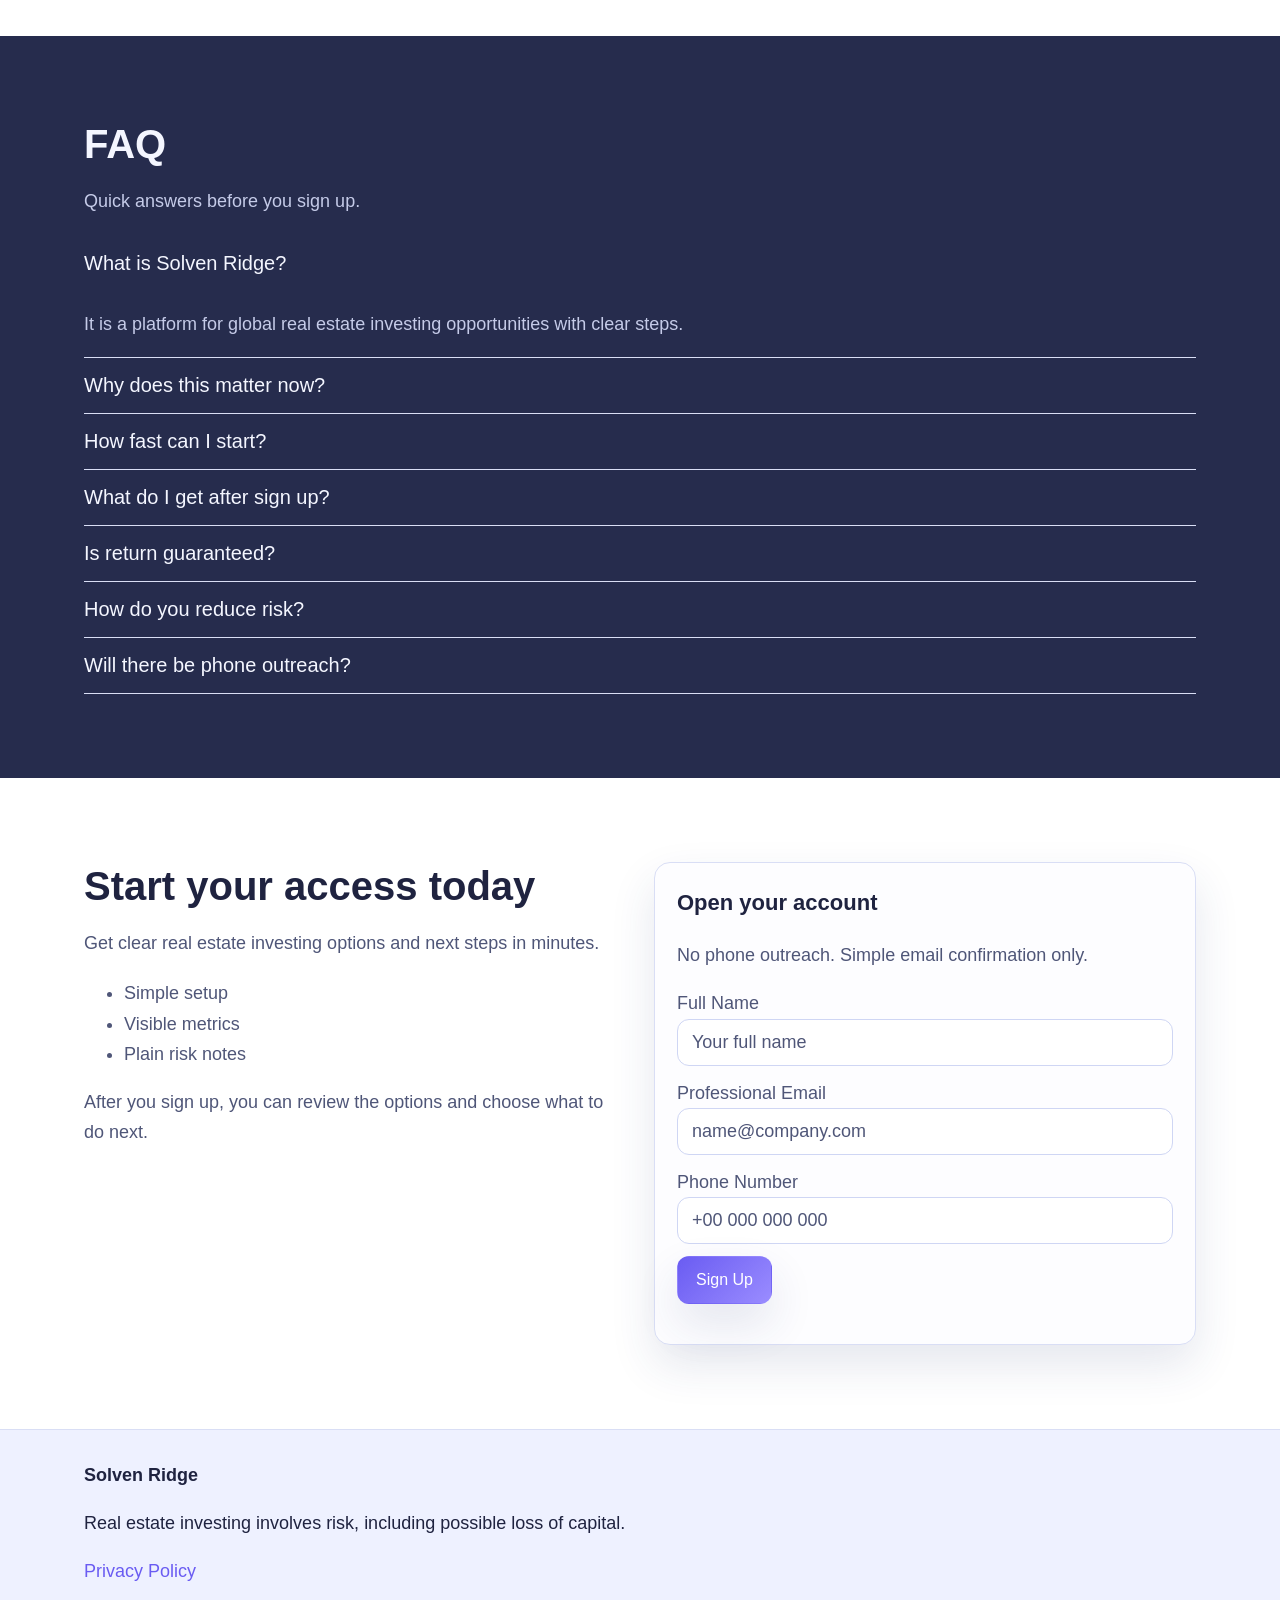
<file: fr/index.html>
<!doctype html>
<html lang="en">
<head>
  <meta charset="UTF-8" />
  <meta name="viewport" content="width=device-width, initial-scale=1" />
  <title>Solven Ridge Français | Real Estate Investing Opportunities</title>
  <meta name="description" content="Explore clear real estate investing opportunities, simple steps, and transparent risk notes." />
  <link rel="canonical" href="https://solvenridge.com/fr/index.html" />
  <meta property="og:title" content="Solven Ridge Français | Real Estate Investing Opportunities" />
  <meta property="og:description" content="Explore clear real estate investing opportunities, simple steps, and transparent risk notes." />
  <meta property="og:type" content="website" />
  <meta property="og:url" content="https://solvenridge.com/fr/index.html" />
  <meta name="twitter:card" content="summary_large_image" />
  <meta name="twitter:title" content="Solven Ridge Français | Real Estate Investing Opportunities" />
  <meta name="twitter:description" content="Explore clear real estate investing opportunities, simple steps, and transparent risk notes." />
  <link rel="alternate" hreflang="en" href="https://solvenridge.com/index.html"/>
  <link rel="alternate" hreflang="de" href="https://solvenridge.com/de/index.html"/>
  <link rel="alternate" hreflang="fr" href="https://solvenridge.com/fr/index.html"/>
  <link rel="alternate" hreflang="es" href="https://solvenridge.com/es/index.html"/>
  <link rel="alternate" hreflang="it" href="https://solvenridge.com/it/index.html"/>
  <link rel="alternate" hreflang="tr" href="https://solvenridge.com/tr/index.html"/>
  <link rel="alternate" hreflang="pt" href="https://solvenridge.com/pt/index.html"/>
  <link rel="alternate" hreflang="ja" href="https://solvenridge.com/jp/index.html"/>
  <link rel="alternate" hreflang="sk" href="https://solvenridge.com/sk/index.html"/>
  <link rel="alternate" hreflang="nl-BE" href="https://solvenridge.com/be/index.html"/>
  <link rel="stylesheet" href="../assets/style.css" />
</head>
<body>
<header class="site-header">
  <div class="container header-row">
    <a class="brand" href="../index.html">Solven Ridge</a>
    <nav class="nav-links" aria-label="Primary"><a href="../index.html">English</a>
<a href="../de/index.html">Deutsch</a>
<a href="../fr/index.html">Français</a>
<a href="../es/index.html">Español</a>
<a href="../it/index.html">Italiano</a>
<a href="../tr/index.html">Türkçe</a>
<a href="../pt/index.html">Português</a>
<a href="../jp/index.html">日本語</a>
<a href="../sk/index.html">Slovak</a>
<a href="../be/index.html">Nederlands (BE)</a></nav>
    <div class="header-right">
      <div class="lang-wrap">
        <button class="lang-toggle" aria-label="Toggle languages">Français</button>
        <div class="lang-menu"><a href="../index.html"><svg class='flag' viewBox='0 0 18 12' aria-hidden='true'><rect width='18' height='12' fill='#eef1ff'/><text x='9' y='8.5' font-size='5' text-anchor='middle' fill='#3a436f'>GB</text></svg><span>English</span></a>
<a href="../de/index.html"><svg class='flag' viewBox='0 0 18 12' aria-hidden='true'><rect width='18' height='12' fill='#eef1ff'/><text x='9' y='8.5' font-size='5' text-anchor='middle' fill='#3a436f'>DE</text></svg><span>Deutsch</span></a>
<a href="../fr/index.html"><svg class='flag' viewBox='0 0 18 12' aria-hidden='true'><rect width='18' height='12' fill='#eef1ff'/><text x='9' y='8.5' font-size='5' text-anchor='middle' fill='#3a436f'>FR</text></svg><span>Français</span></a>
<a href="../es/index.html"><svg class='flag' viewBox='0 0 18 12' aria-hidden='true'><rect width='18' height='12' fill='#eef1ff'/><text x='9' y='8.5' font-size='5' text-anchor='middle' fill='#3a436f'>ES</text></svg><span>Español</span></a>
<a href="../it/index.html"><svg class='flag' viewBox='0 0 18 12' aria-hidden='true'><rect width='18' height='12' fill='#eef1ff'/><text x='9' y='8.5' font-size='5' text-anchor='middle' fill='#3a436f'>IT</text></svg><span>Italiano</span></a>
<a href="../tr/index.html"><svg class='flag' viewBox='0 0 18 12' aria-hidden='true'><rect width='18' height='12' fill='#eef1ff'/><text x='9' y='8.5' font-size='5' text-anchor='middle' fill='#3a436f'>TR</text></svg><span>Türkçe</span></a>
<a href="../pt/index.html"><svg class='flag' viewBox='0 0 18 12' aria-hidden='true'><rect width='18' height='12' fill='#eef1ff'/><text x='9' y='8.5' font-size='5' text-anchor='middle' fill='#3a436f'>PT</text></svg><span>Português</span></a>
<a href="../jp/index.html"><svg class='flag' viewBox='0 0 18 12' aria-hidden='true'><rect width='18' height='12' fill='#eef1ff'/><text x='9' y='8.5' font-size='5' text-anchor='middle' fill='#3a436f'>JP</text></svg><span>日本語</span></a>
<a href="../sk/index.html"><svg class='flag' viewBox='0 0 18 12' aria-hidden='true'><rect width='18' height='12' fill='#eef1ff'/><text x='9' y='8.5' font-size='5' text-anchor='middle' fill='#3a436f'>SK</text></svg><span>Slovak</span></a>
<a href="../be/index.html"><svg class='flag' viewBox='0 0 18 12' aria-hidden='true'><rect width='18' height='12' fill='#eef1ff'/><text x='9' y='8.5' font-size='5' text-anchor='middle' fill='#3a436f'>BE</text></svg><span>Nederlands (BE)</span></a></div>
      </div>
      <a class="btn btn-primary" href="#signup">Sign Up</a>
      <button class="menu-btn" aria-label="Open menu">☰</button>
    </div>
  </div>
</header>
<div class="mobile-drawer" aria-hidden="true">
  <div class="drawer-backdrop"></div>
  <aside class="drawer-panel" role="dialog" aria-modal="true">
    <div class="drawer-head"><strong>Menu</strong><button class="drawer-close" aria-label="Close menu">✕</button></div>
    <div class="drawer-links">
      <a href="#why">Why market</a><a href="#model">How it works</a><a href="#metrics">Performance</a><a href="#faq">FAQ</a>
      <div class="lang-wrap"><button class="lang-toggle">Français</button><div class="lang-menu"><a href="../index.html"><svg class='flag' viewBox='0 0 18 12' aria-hidden='true'><rect width='18' height='12' fill='#eef1ff'/><text x='9' y='8.5' font-size='5' text-anchor='middle' fill='#3a436f'>GB</text></svg><span>English</span></a>
<a href="../de/index.html"><svg class='flag' viewBox='0 0 18 12' aria-hidden='true'><rect width='18' height='12' fill='#eef1ff'/><text x='9' y='8.5' font-size='5' text-anchor='middle' fill='#3a436f'>DE</text></svg><span>Deutsch</span></a>
<a href="../fr/index.html"><svg class='flag' viewBox='0 0 18 12' aria-hidden='true'><rect width='18' height='12' fill='#eef1ff'/><text x='9' y='8.5' font-size='5' text-anchor='middle' fill='#3a436f'>FR</text></svg><span>Français</span></a>
<a href="../es/index.html"><svg class='flag' viewBox='0 0 18 12' aria-hidden='true'><rect width='18' height='12' fill='#eef1ff'/><text x='9' y='8.5' font-size='5' text-anchor='middle' fill='#3a436f'>ES</text></svg><span>Español</span></a>
<a href="../it/index.html"><svg class='flag' viewBox='0 0 18 12' aria-hidden='true'><rect width='18' height='12' fill='#eef1ff'/><text x='9' y='8.5' font-size='5' text-anchor='middle' fill='#3a436f'>IT</text></svg><span>Italiano</span></a>
<a href="../tr/index.html"><svg class='flag' viewBox='0 0 18 12' aria-hidden='true'><rect width='18' height='12' fill='#eef1ff'/><text x='9' y='8.5' font-size='5' text-anchor='middle' fill='#3a436f'>TR</text></svg><span>Türkçe</span></a>
<a href="../pt/index.html"><svg class='flag' viewBox='0 0 18 12' aria-hidden='true'><rect width='18' height='12' fill='#eef1ff'/><text x='9' y='8.5' font-size='5' text-anchor='middle' fill='#3a436f'>PT</text></svg><span>Português</span></a>
<a href="../jp/index.html"><svg class='flag' viewBox='0 0 18 12' aria-hidden='true'><rect width='18' height='12' fill='#eef1ff'/><text x='9' y='8.5' font-size='5' text-anchor='middle' fill='#3a436f'>JP</text></svg><span>日本語</span></a>
<a href="../sk/index.html"><svg class='flag' viewBox='0 0 18 12' aria-hidden='true'><rect width='18' height='12' fill='#eef1ff'/><text x='9' y='8.5' font-size='5' text-anchor='middle' fill='#3a436f'>SK</text></svg><span>Slovak</span></a>
<a href="../be/index.html"><svg class='flag' viewBox='0 0 18 12' aria-hidden='true'><rect width='18' height='12' fill='#eef1ff'/><text x='9' y='8.5' font-size='5' text-anchor='middle' fill='#3a436f'>BE</text></svg><span>Nederlands (BE)</span></a></div></div>
      <a class="btn btn-primary" href="#signup">Sign Up</a>
    </div>
  </aside>
</div>

<section class="section light">
  <div class="container hero-grid">
    <div>
      <p>Global real estate investing with clear steps and transparent selection.</p>
      <h1>Global Real Estate Investing Made Clear</h1>
      <p>Real estate investing can grow wealth through global property demand. Today, pricing gaps and city growth create fresh openings. You get a clear path, practical filters, and simple risk notes. After you sign up, you get instant access to the next steps.</p>
      <div class="hero-performance">
        <h3>Performance Range</h3>
        <div class="perf-grid">
          <div class="perf-item"><div class="perf-value">8–15%</div><div class="muted">Monthly range</div></div>
          <div class="perf-item"><div class="perf-value">80–200%</div><div class="muted">Annual range</div></div>
        </div>
        <p class="perf-note">Returns depend on market conditions. Not guaranteed.</p>
      </div>
    </div>
    <form class="form-card" id="signup">
      <h3 class="form-title">Create your investor access</h3>
      <p class="form-sub">Simple form. Instant next-step access.</p>
      <label>Full Name</label><input required placeholder="Your full name" />
      <label>Professional Email</label><input type="email" required placeholder="name@company.com" />
      <label>Phone Number</label><input required placeholder="+00 000 000 000" />
      <button class="btn btn-primary" type="submit">Sign Up</button>
      <p class="form-confirm muted"></p>
    </form>
  </div>
</section>

<section class="section light" id="why"><div class="container split"><div>
  <h2>Why this market now</h2><p class="section-intro">Global real estate investing is gaining attention because rental demand stays strong. Construction costs and interest shifts create pricing gaps buyers can use.</p>
  <ul><li>Urban migration supports occupancy in key zones.</li><li>Supply limits can support pricing power.</li><li>Cross-border access opens more choice.</li><li>What this means: timing and selection can improve outcomes.</li></ul>
</div><div class="visual"><h3>Demand pressure map</h3><div class="grid-3"><div class="card"><h3>Rent demand up</h3><p>More renters in growth cities support stable cash flow.</p></div><div class="card"><h3>Supply still tight</h3><p>New units lag demand in many active regions.</p></div><div class="card"><h3>Price gaps open</h3><p>Shift periods can create better entry points.</p></div></div><p>Investor gain: better entry windows with real demand support.</p></div></div></section>

<section class="section dark" id="model"><div class="container"><h2>How it works</h2><p class="section-intro">Here is the model in clear steps. You always see what is selected and why.</p><div class="grid-4">
<div class="card"><h3>Choose market</h3><p>We shortlist regions with strong rental and price drivers.</p></div>
<div class="card"><h3>Check property</h3><p>We review quality, costs, demand, and exit path.</p></div>
<div class="card"><h3>Set entry</h3><p>We target price zones with room to grow.</p></div>
<div class="card"><h3>Track progress</h3><p>You see performance, risks, and next actions clearly.</p></div>
</div><p>What it means: you follow a simple, visible real estate investing workflow.</p></div></section>

<section class="section light"><div class="container"><h2>Fast setup timeline</h2><p class="section-intro">Start quickly with four clear steps inside one day.</p><div class="grid-4">
<div class="process-step"><strong>5 Minute · Create access</strong><p>Complete sign up and verify email details.</p></div>
<div class="process-step"><strong>1–6 Hour · Review options</strong><p>Check available opportunities and basic risk notes.</p></div>
<div class="process-step"><strong>6–12 Hour · Pick direction</strong><p>Select your preferred market and budget path.</p></div>
<div class="process-step"><strong>12–24 Hour · Finish setup</strong><p>Confirm details and open your dashboard view.</p></div>
</div><p>Most people finish setup in 24 hours.</p><p>After you sign up, you will see a clear setup checklist.</p></div></section>

<section class="section light" id="metrics"><div class="container split"><div class="visual"><h3>Outcome comparison</h3><div class="compare">
<div class="row-bar"><span>Solven Ridge</span><div class="track"><div class="fill-a" style="width:74%"></div></div><strong>74</strong></div>
<div class="row-bar"><span>Market average</span><div class="track"><div class="fill-b" style="width:51%"></div></div><strong>51</strong></div>
</div><p>Meaning: disciplined market picking can improve real estate investing outcomes.</p><p>Investor gain: clearer target range against a visible benchmark.</p></div><div>
<h2>Performance snapshot</h2><p class="section-intro">This view compares target outcomes with a simple market baseline. It helps you see potential, not promises.</p>
<ul><li>Primary metric: opportunity score 74 vs market 51.</li><li>Benchmark: market average in similar cycles.</li><li>Risk note: performance changes with local conditions.</li></ul>
</div></div></section>

<section class="section dark"><div class="container split"><div><h2>What drives returns</h2><p class="section-intro">Returns usually come from three drivers in real estate investing.</p><div class="waterfall card"><div class="step"><span>Entry price quality</span><strong>+28%</strong></div><div class="step"><span>Rental growth strength</span><strong>+31%</strong></div><div class="step"><span>Exit timing discipline</span><strong>+22%</strong></div><div class="step"><span>Cost friction</span><strong>-11%</strong></div></div><p>Meaning: results depend on buying right, operating well, and exiting on time.</p><p>Investor gain: you see what creates upside and what can reduce it.</p></div>
<div class="visual"><h3>Stability indicators</h3><div class="rings"><div class="ring">72%</div><div class="ring">68%</div><div class="ring">64%</div></div><p>Labels: occupancy strength, income durability, resale depth.</p><p>Meaning: stronger stability can smooth performance swings.</p></div></div></section>

<section class="section light"><div class="container"><h2>Simple risk view</h2><p class="section-intro">Every opportunity has risk. We explain it in plain English before you act.</p><div class="grid-4">
<div class="card"><h3>Price drops</h3><p>Values can fall during weak market periods.</p><p class="muted">We use entry buffers.</p></div>
<div class="card"><h3>Low demand</h3><p>Fewer renters can reduce income for a period.</p><p class="muted">We focus active zones.</p></div>
<div class="card"><h3>Cost increases</h3><p>Repairs and rates can pressure returns.</p><p class="muted">We include cost cushions.</p></div>
<div class="card"><h3>Exit delays</h3><p>Sales may take longer than planned.</p><p class="muted">We plan multiple exits.</p></div>
</div><p>What this means: risk is real, but clear planning can reduce surprises.</p></div></section>

<section class="section light reviews"><div class="container"><h2>Investor reviews</h2><p class="section-intro">Real feedback from investors who value clear process and visibility.</p><div class="grid-4">
<div class="card"><div class="card-top"><div class="avatar">AM</div><strong>Ana Meyer</strong><span class="verified">VERIFIED</span></div><p class="muted">Product Lead · Berlin</p><p>“I finally understand each step before I choose.”</p></div>
<div class="card"><div class="card-top"><div class="avatar">JR</div><strong>Jonas Reid</strong><span class="verified">VERIFIED</span></div><p class="muted">Designer · Dublin</p><p>“The market view is simple and useful, not noisy.”</p></div>
<div class="card"><div class="card-top"><div class="avatar">LP</div><strong>Lina Park</strong><span class="verified">VERIFIED</span></div><p class="muted">Consultant · Madrid</p><p>“I liked the risk notes and clear setup checklist.”</p></div>
<div class="card"><div class="card-top"><div class="avatar">EK</div><strong>Emre Kaya</strong><span class="verified">VERIFIED</span></div><p class="muted">Engineer · Istanbul</p><p>“Sign up was quick, and the options were easy to compare.”</p></div>
</div></div></section>

<section class="section dark" id="faq"><div class="container"><h2>FAQ</h2><p class="section-intro">Quick answers before you sign up.</p>
<div class="faq-item open"><button class="faq-q">What is Solven Ridge?</button><div class="faq-a"><p>It is a platform for global real estate investing opportunities with clear steps.</p></div></div>
<div class="faq-item"><button class="faq-q">Why does this matter now?</button><div class="faq-a"><p>Pricing gaps and demand shifts can create better entry moments.</p></div></div>
<div class="faq-item"><button class="faq-q">How fast can I start?</button><div class="faq-a"><p>Most people finish setup in 24 hours.</p></div></div>
<div class="faq-item"><button class="faq-q">What do I get after sign up?</button><div class="faq-a"><p>After you sign up, you can review the options and choose what to do next.</p></div></div>
<div class="faq-item"><button class="faq-q">Is return guaranteed?</button><div class="faq-a"><p>No. Returns depend on market conditions and are not guaranteed.</p></div></div>
<div class="faq-item"><button class="faq-q">How do you reduce risk?</button><div class="faq-a"><p>We use clear filters, cost buffers, and multiple exit plans.</p></div></div>
<div class="faq-item"><button class="faq-q">Will there be phone outreach?</button><div class="faq-a"><p>No phone outreach. We may send a short email to confirm your details.</p></div></div>
</div></section>

<section class="section light"><div class="container split"><div><h2>Start your access today</h2><p class="section-intro">Get clear real estate investing options and next steps in minutes.</p><ul><li>Simple setup</li><li>Visible metrics</li><li>Plain risk notes</li></ul><p>After you sign up, you can review the options and choose what to do next.</p></div>
<form class="form-card"><h3 class="form-title">Open your account</h3><p class="form-sub">No phone outreach. Simple email confirmation only.</p><label>Full Name</label><input required placeholder="Your full name"/><label>Professional Email</label><input type="email" required placeholder="name@company.com"/><label>Phone Number</label><input required placeholder="+00 000 000 000"/><button class="btn btn-primary" type="submit">Sign Up</button><p class="form-confirm muted"></p></form>
</div></section>

<footer class="footer"><div class="container"><strong>Solven Ridge</strong><p>Real estate investing involves risk, including possible loss of capital.</p><a href="#" data-open-modal>Privacy Policy</a></div></footer>

<div class="modal" id="privacy-modal" role="dialog" aria-modal="true" aria-label="Privacy Policy">
  <div class="modal-panel">
    <button class="modal-close-top" data-close-modal aria-label="Close policy">✕</button>
    <h2>Privacy Policy</h2>
    <p><strong>Introduction:</strong> We explain data use in simple words.</p>
    <p><strong>Data collection:</strong> We collect name, email, and phone details you submit.</p>
    <p><strong>Legal basis:</strong> We process data to provide requested access.</p>
    <p><strong>Cookies:</strong> We use basic cookies for security and site function.</p>
    <p><strong>Retention:</strong> We keep data only as long as needed.</p>
    <p><strong>Third-party sharing:</strong> We share with service partners only when required.</p>
    <p><strong>Security:</strong> We use technical and process safeguards.</p>
    <p><strong>User rights:</strong> You can request access, correction, or deletion.</p>
    <p><strong>International transfers:</strong> Data may be processed across regions with protections.</p>
    <p><strong>Industry risk disclosure:</strong> Investing can lose value and returns are not guaranteed.</p>
    <p><strong>Contact:</strong> privacy@solvenridge.com</p>
    <div class="modal-footer"><button class="btn" data-close-modal>Close</button></div>
  </div>
</div>

<script type="application/ld+json">{"@context":"https://schema.org","@graph":[{"@type":"Organization","name":"Solven Ridge","url":"https://solvenridge.com"},{"@type":"WebSite","name":"Solven Ridge","url":"https://solvenridge.com"},{"@type":"FAQPage","mainEntity":[{"@type":"Question","name":"What is Solven Ridge?","acceptedAnswer":{"@type":"Answer","text":"A platform with clear global real estate investing opportunities."}},{"@type":"Question","name":"Is return guaranteed?","acceptedAnswer":{"@type":"Answer","text":"No. Returns depend on market conditions."}}]},{"@type":"Review","author":{"@type":"Person","name":"Ana Meyer"},"reviewBody":"I finally understand each step before I choose.","reviewRating":{"@type":"Rating","ratingValue":"5"}}]}</script>
<script defer src="../assets/app.js"></script>
</body></html>
</file>
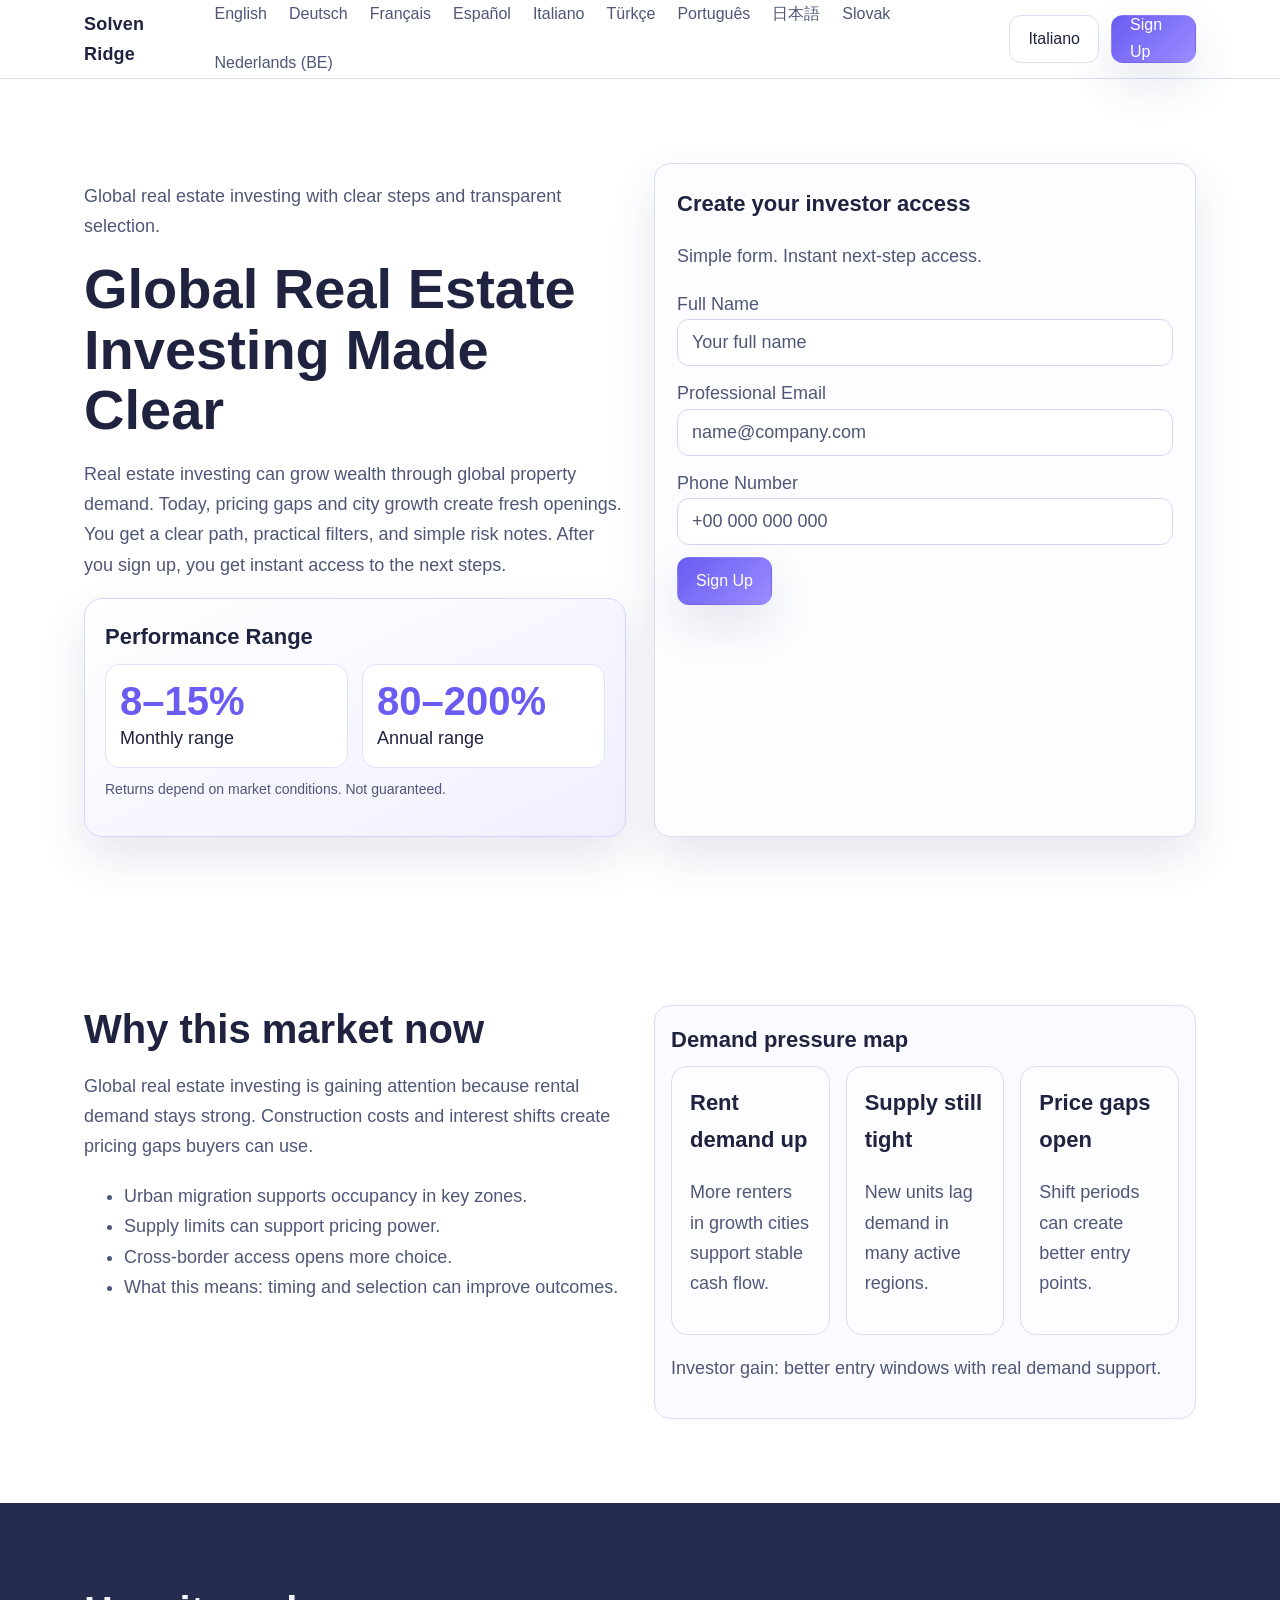
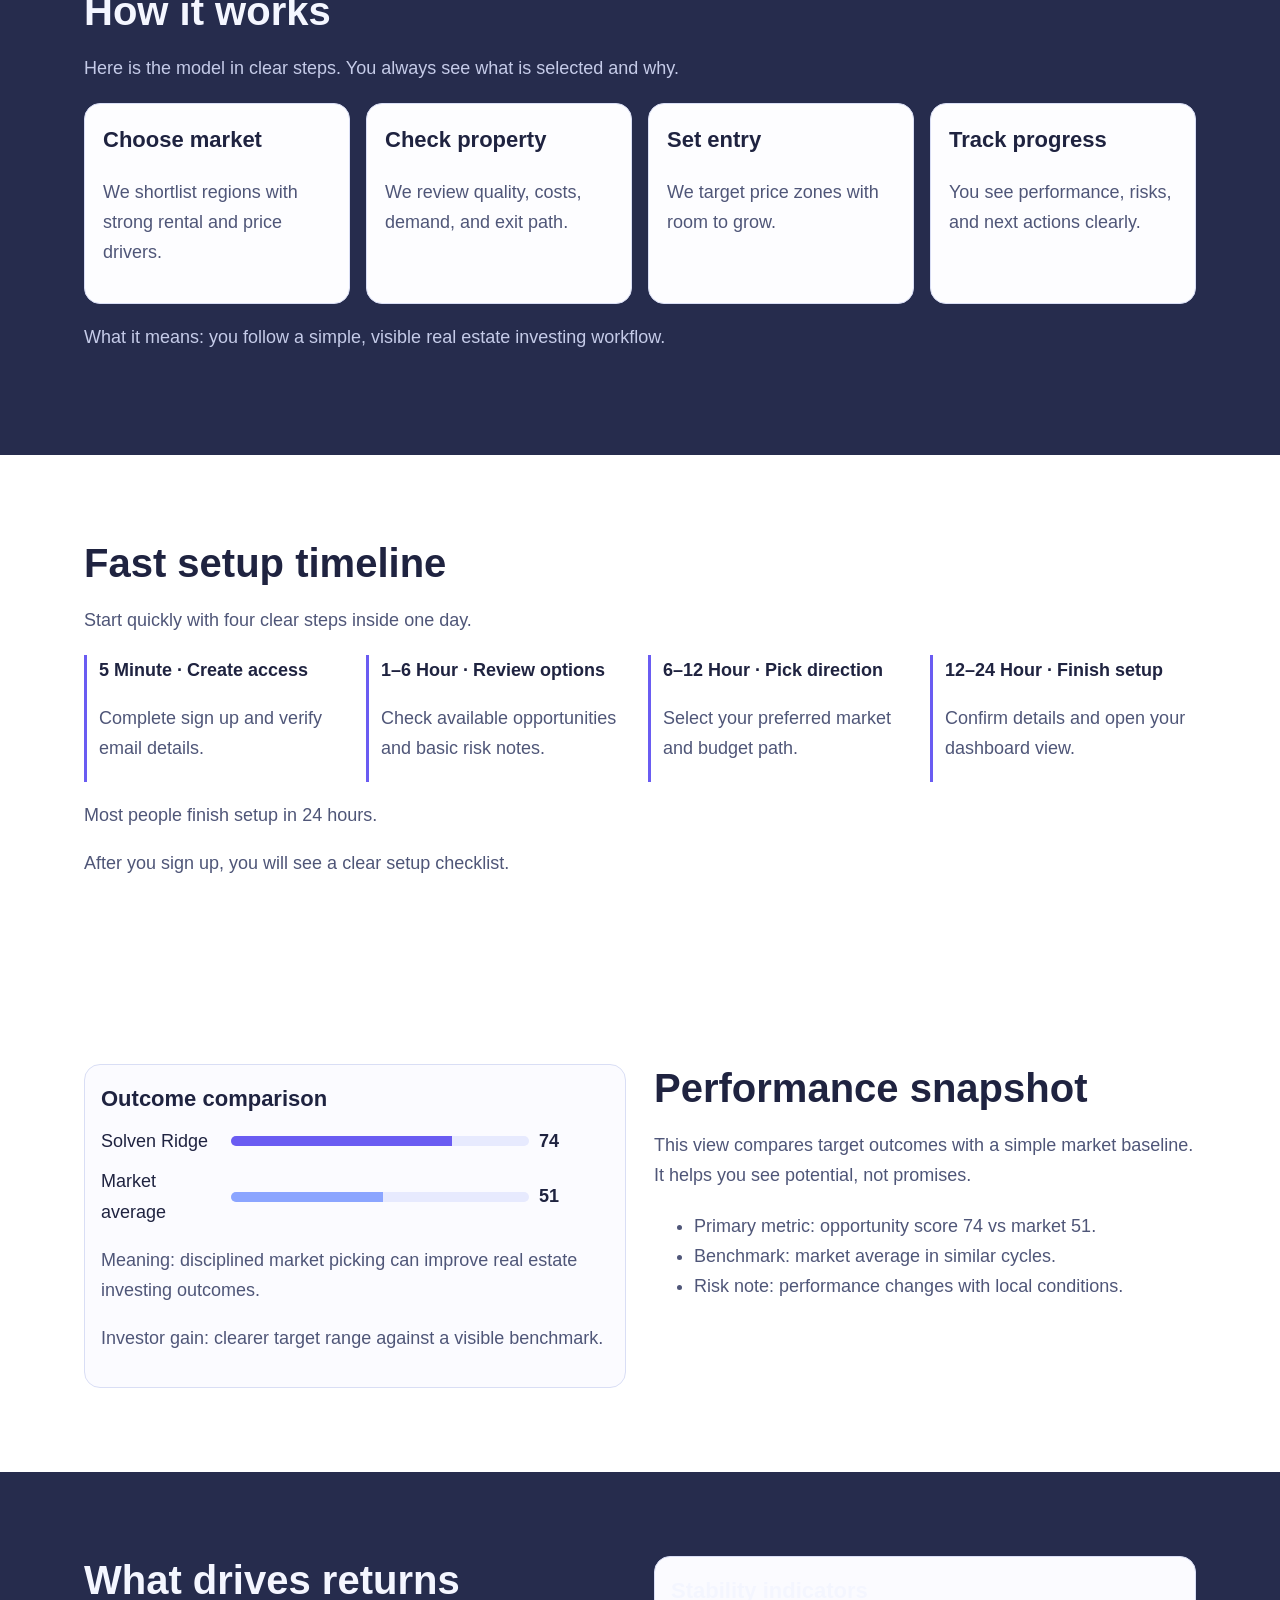
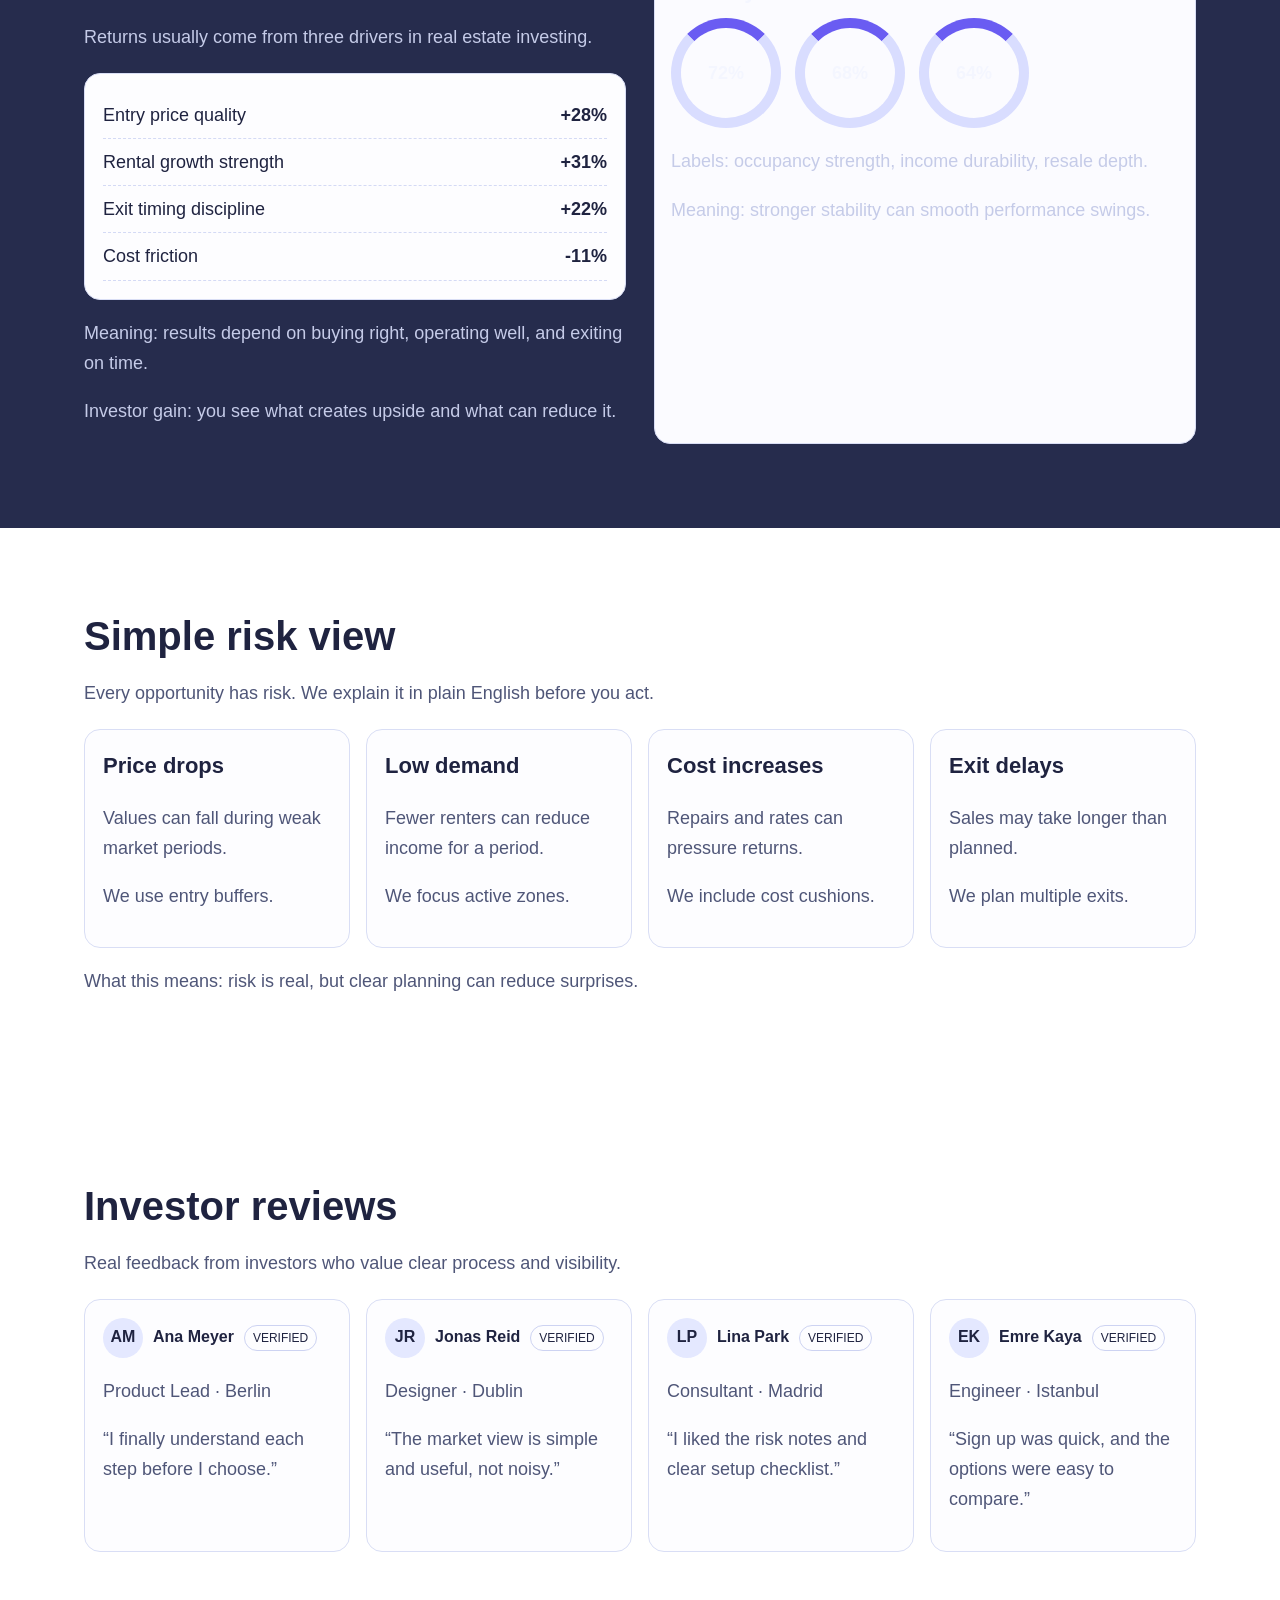
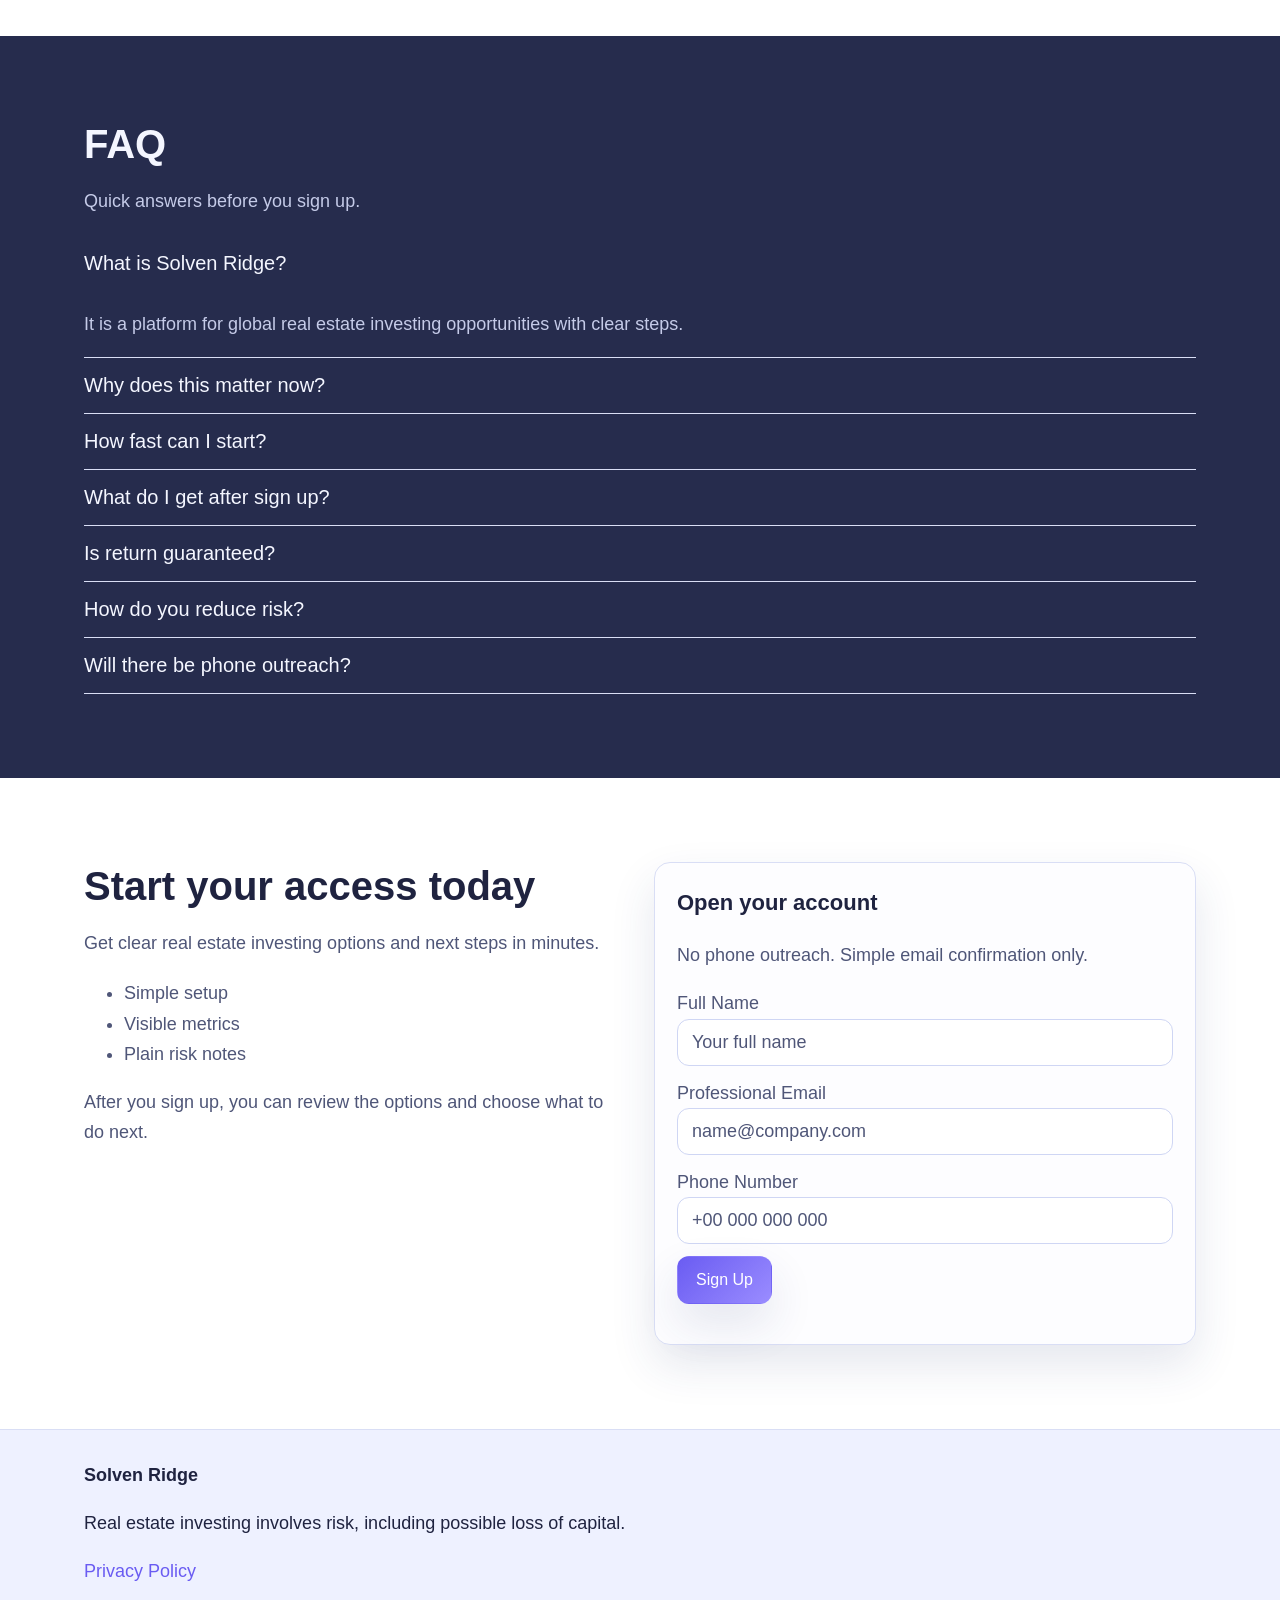
<file: it/index.html>
<!doctype html>
<html lang="en">
<head>
  <meta charset="UTF-8" />
  <meta name="viewport" content="width=device-width, initial-scale=1" />
  <title>Solven Ridge Italiano | Real Estate Investing Opportunities</title>
  <meta name="description" content="Explore clear real estate investing opportunities, simple steps, and transparent risk notes." />
  <link rel="canonical" href="https://solvenridge.com/it/index.html" />
  <meta property="og:title" content="Solven Ridge Italiano | Real Estate Investing Opportunities" />
  <meta property="og:description" content="Explore clear real estate investing opportunities, simple steps, and transparent risk notes." />
  <meta property="og:type" content="website" />
  <meta property="og:url" content="https://solvenridge.com/it/index.html" />
  <meta name="twitter:card" content="summary_large_image" />
  <meta name="twitter:title" content="Solven Ridge Italiano | Real Estate Investing Opportunities" />
  <meta name="twitter:description" content="Explore clear real estate investing opportunities, simple steps, and transparent risk notes." />
  <link rel="alternate" hreflang="en" href="https://solvenridge.com/index.html"/>
  <link rel="alternate" hreflang="de" href="https://solvenridge.com/de/index.html"/>
  <link rel="alternate" hreflang="fr" href="https://solvenridge.com/fr/index.html"/>
  <link rel="alternate" hreflang="es" href="https://solvenridge.com/es/index.html"/>
  <link rel="alternate" hreflang="it" href="https://solvenridge.com/it/index.html"/>
  <link rel="alternate" hreflang="tr" href="https://solvenridge.com/tr/index.html"/>
  <link rel="alternate" hreflang="pt" href="https://solvenridge.com/pt/index.html"/>
  <link rel="alternate" hreflang="ja" href="https://solvenridge.com/jp/index.html"/>
  <link rel="alternate" hreflang="sk" href="https://solvenridge.com/sk/index.html"/>
  <link rel="alternate" hreflang="nl-BE" href="https://solvenridge.com/be/index.html"/>
  <link rel="stylesheet" href="../assets/style.css" />
</head>
<body>
<header class="site-header">
  <div class="container header-row">
    <a class="brand" href="../index.html">Solven Ridge</a>
    <nav class="nav-links" aria-label="Primary"><a href="../index.html">English</a>
<a href="../de/index.html">Deutsch</a>
<a href="../fr/index.html">Français</a>
<a href="../es/index.html">Español</a>
<a href="../it/index.html">Italiano</a>
<a href="../tr/index.html">Türkçe</a>
<a href="../pt/index.html">Português</a>
<a href="../jp/index.html">日本語</a>
<a href="../sk/index.html">Slovak</a>
<a href="../be/index.html">Nederlands (BE)</a></nav>
    <div class="header-right">
      <div class="lang-wrap">
        <button class="lang-toggle" aria-label="Toggle languages">Italiano</button>
        <div class="lang-menu"><a href="../index.html"><svg class='flag' viewBox='0 0 18 12' aria-hidden='true'><rect width='18' height='12' fill='#eef1ff'/><text x='9' y='8.5' font-size='5' text-anchor='middle' fill='#3a436f'>GB</text></svg><span>English</span></a>
<a href="../de/index.html"><svg class='flag' viewBox='0 0 18 12' aria-hidden='true'><rect width='18' height='12' fill='#eef1ff'/><text x='9' y='8.5' font-size='5' text-anchor='middle' fill='#3a436f'>DE</text></svg><span>Deutsch</span></a>
<a href="../fr/index.html"><svg class='flag' viewBox='0 0 18 12' aria-hidden='true'><rect width='18' height='12' fill='#eef1ff'/><text x='9' y='8.5' font-size='5' text-anchor='middle' fill='#3a436f'>FR</text></svg><span>Français</span></a>
<a href="../es/index.html"><svg class='flag' viewBox='0 0 18 12' aria-hidden='true'><rect width='18' height='12' fill='#eef1ff'/><text x='9' y='8.5' font-size='5' text-anchor='middle' fill='#3a436f'>ES</text></svg><span>Español</span></a>
<a href="../it/index.html"><svg class='flag' viewBox='0 0 18 12' aria-hidden='true'><rect width='18' height='12' fill='#eef1ff'/><text x='9' y='8.5' font-size='5' text-anchor='middle' fill='#3a436f'>IT</text></svg><span>Italiano</span></a>
<a href="../tr/index.html"><svg class='flag' viewBox='0 0 18 12' aria-hidden='true'><rect width='18' height='12' fill='#eef1ff'/><text x='9' y='8.5' font-size='5' text-anchor='middle' fill='#3a436f'>TR</text></svg><span>Türkçe</span></a>
<a href="../pt/index.html"><svg class='flag' viewBox='0 0 18 12' aria-hidden='true'><rect width='18' height='12' fill='#eef1ff'/><text x='9' y='8.5' font-size='5' text-anchor='middle' fill='#3a436f'>PT</text></svg><span>Português</span></a>
<a href="../jp/index.html"><svg class='flag' viewBox='0 0 18 12' aria-hidden='true'><rect width='18' height='12' fill='#eef1ff'/><text x='9' y='8.5' font-size='5' text-anchor='middle' fill='#3a436f'>JP</text></svg><span>日本語</span></a>
<a href="../sk/index.html"><svg class='flag' viewBox='0 0 18 12' aria-hidden='true'><rect width='18' height='12' fill='#eef1ff'/><text x='9' y='8.5' font-size='5' text-anchor='middle' fill='#3a436f'>SK</text></svg><span>Slovak</span></a>
<a href="../be/index.html"><svg class='flag' viewBox='0 0 18 12' aria-hidden='true'><rect width='18' height='12' fill='#eef1ff'/><text x='9' y='8.5' font-size='5' text-anchor='middle' fill='#3a436f'>BE</text></svg><span>Nederlands (BE)</span></a></div>
      </div>
      <a class="btn btn-primary" href="#signup">Sign Up</a>
      <button class="menu-btn" aria-label="Open menu">☰</button>
    </div>
  </div>
</header>
<div class="mobile-drawer" aria-hidden="true">
  <div class="drawer-backdrop"></div>
  <aside class="drawer-panel" role="dialog" aria-modal="true">
    <div class="drawer-head"><strong>Menu</strong><button class="drawer-close" aria-label="Close menu">✕</button></div>
    <div class="drawer-links">
      <a href="#why">Why market</a><a href="#model">How it works</a><a href="#metrics">Performance</a><a href="#faq">FAQ</a>
      <div class="lang-wrap"><button class="lang-toggle">Italiano</button><div class="lang-menu"><a href="../index.html"><svg class='flag' viewBox='0 0 18 12' aria-hidden='true'><rect width='18' height='12' fill='#eef1ff'/><text x='9' y='8.5' font-size='5' text-anchor='middle' fill='#3a436f'>GB</text></svg><span>English</span></a>
<a href="../de/index.html"><svg class='flag' viewBox='0 0 18 12' aria-hidden='true'><rect width='18' height='12' fill='#eef1ff'/><text x='9' y='8.5' font-size='5' text-anchor='middle' fill='#3a436f'>DE</text></svg><span>Deutsch</span></a>
<a href="../fr/index.html"><svg class='flag' viewBox='0 0 18 12' aria-hidden='true'><rect width='18' height='12' fill='#eef1ff'/><text x='9' y='8.5' font-size='5' text-anchor='middle' fill='#3a436f'>FR</text></svg><span>Français</span></a>
<a href="../es/index.html"><svg class='flag' viewBox='0 0 18 12' aria-hidden='true'><rect width='18' height='12' fill='#eef1ff'/><text x='9' y='8.5' font-size='5' text-anchor='middle' fill='#3a436f'>ES</text></svg><span>Español</span></a>
<a href="../it/index.html"><svg class='flag' viewBox='0 0 18 12' aria-hidden='true'><rect width='18' height='12' fill='#eef1ff'/><text x='9' y='8.5' font-size='5' text-anchor='middle' fill='#3a436f'>IT</text></svg><span>Italiano</span></a>
<a href="../tr/index.html"><svg class='flag' viewBox='0 0 18 12' aria-hidden='true'><rect width='18' height='12' fill='#eef1ff'/><text x='9' y='8.5' font-size='5' text-anchor='middle' fill='#3a436f'>TR</text></svg><span>Türkçe</span></a>
<a href="../pt/index.html"><svg class='flag' viewBox='0 0 18 12' aria-hidden='true'><rect width='18' height='12' fill='#eef1ff'/><text x='9' y='8.5' font-size='5' text-anchor='middle' fill='#3a436f'>PT</text></svg><span>Português</span></a>
<a href="../jp/index.html"><svg class='flag' viewBox='0 0 18 12' aria-hidden='true'><rect width='18' height='12' fill='#eef1ff'/><text x='9' y='8.5' font-size='5' text-anchor='middle' fill='#3a436f'>JP</text></svg><span>日本語</span></a>
<a href="../sk/index.html"><svg class='flag' viewBox='0 0 18 12' aria-hidden='true'><rect width='18' height='12' fill='#eef1ff'/><text x='9' y='8.5' font-size='5' text-anchor='middle' fill='#3a436f'>SK</text></svg><span>Slovak</span></a>
<a href="../be/index.html"><svg class='flag' viewBox='0 0 18 12' aria-hidden='true'><rect width='18' height='12' fill='#eef1ff'/><text x='9' y='8.5' font-size='5' text-anchor='middle' fill='#3a436f'>BE</text></svg><span>Nederlands (BE)</span></a></div></div>
      <a class="btn btn-primary" href="#signup">Sign Up</a>
    </div>
  </aside>
</div>

<section class="section light">
  <div class="container hero-grid">
    <div>
      <p>Global real estate investing with clear steps and transparent selection.</p>
      <h1>Global Real Estate Investing Made Clear</h1>
      <p>Real estate investing can grow wealth through global property demand. Today, pricing gaps and city growth create fresh openings. You get a clear path, practical filters, and simple risk notes. After you sign up, you get instant access to the next steps.</p>
      <div class="hero-performance">
        <h3>Performance Range</h3>
        <div class="perf-grid">
          <div class="perf-item"><div class="perf-value">8–15%</div><div class="muted">Monthly range</div></div>
          <div class="perf-item"><div class="perf-value">80–200%</div><div class="muted">Annual range</div></div>
        </div>
        <p class="perf-note">Returns depend on market conditions. Not guaranteed.</p>
      </div>
    </div>
    <form class="form-card" id="signup">
      <h3 class="form-title">Create your investor access</h3>
      <p class="form-sub">Simple form. Instant next-step access.</p>
      <label>Full Name</label><input required placeholder="Your full name" />
      <label>Professional Email</label><input type="email" required placeholder="name@company.com" />
      <label>Phone Number</label><input required placeholder="+00 000 000 000" />
      <button class="btn btn-primary" type="submit">Sign Up</button>
      <p class="form-confirm muted"></p>
    </form>
  </div>
</section>

<section class="section light" id="why"><div class="container split"><div>
  <h2>Why this market now</h2><p class="section-intro">Global real estate investing is gaining attention because rental demand stays strong. Construction costs and interest shifts create pricing gaps buyers can use.</p>
  <ul><li>Urban migration supports occupancy in key zones.</li><li>Supply limits can support pricing power.</li><li>Cross-border access opens more choice.</li><li>What this means: timing and selection can improve outcomes.</li></ul>
</div><div class="visual"><h3>Demand pressure map</h3><div class="grid-3"><div class="card"><h3>Rent demand up</h3><p>More renters in growth cities support stable cash flow.</p></div><div class="card"><h3>Supply still tight</h3><p>New units lag demand in many active regions.</p></div><div class="card"><h3>Price gaps open</h3><p>Shift periods can create better entry points.</p></div></div><p>Investor gain: better entry windows with real demand support.</p></div></div></section>

<section class="section dark" id="model"><div class="container"><h2>How it works</h2><p class="section-intro">Here is the model in clear steps. You always see what is selected and why.</p><div class="grid-4">
<div class="card"><h3>Choose market</h3><p>We shortlist regions with strong rental and price drivers.</p></div>
<div class="card"><h3>Check property</h3><p>We review quality, costs, demand, and exit path.</p></div>
<div class="card"><h3>Set entry</h3><p>We target price zones with room to grow.</p></div>
<div class="card"><h3>Track progress</h3><p>You see performance, risks, and next actions clearly.</p></div>
</div><p>What it means: you follow a simple, visible real estate investing workflow.</p></div></section>

<section class="section light"><div class="container"><h2>Fast setup timeline</h2><p class="section-intro">Start quickly with four clear steps inside one day.</p><div class="grid-4">
<div class="process-step"><strong>5 Minute · Create access</strong><p>Complete sign up and verify email details.</p></div>
<div class="process-step"><strong>1–6 Hour · Review options</strong><p>Check available opportunities and basic risk notes.</p></div>
<div class="process-step"><strong>6–12 Hour · Pick direction</strong><p>Select your preferred market and budget path.</p></div>
<div class="process-step"><strong>12–24 Hour · Finish setup</strong><p>Confirm details and open your dashboard view.</p></div>
</div><p>Most people finish setup in 24 hours.</p><p>After you sign up, you will see a clear setup checklist.</p></div></section>

<section class="section light" id="metrics"><div class="container split"><div class="visual"><h3>Outcome comparison</h3><div class="compare">
<div class="row-bar"><span>Solven Ridge</span><div class="track"><div class="fill-a" style="width:74%"></div></div><strong>74</strong></div>
<div class="row-bar"><span>Market average</span><div class="track"><div class="fill-b" style="width:51%"></div></div><strong>51</strong></div>
</div><p>Meaning: disciplined market picking can improve real estate investing outcomes.</p><p>Investor gain: clearer target range against a visible benchmark.</p></div><div>
<h2>Performance snapshot</h2><p class="section-intro">This view compares target outcomes with a simple market baseline. It helps you see potential, not promises.</p>
<ul><li>Primary metric: opportunity score 74 vs market 51.</li><li>Benchmark: market average in similar cycles.</li><li>Risk note: performance changes with local conditions.</li></ul>
</div></div></section>

<section class="section dark"><div class="container split"><div><h2>What drives returns</h2><p class="section-intro">Returns usually come from three drivers in real estate investing.</p><div class="waterfall card"><div class="step"><span>Entry price quality</span><strong>+28%</strong></div><div class="step"><span>Rental growth strength</span><strong>+31%</strong></div><div class="step"><span>Exit timing discipline</span><strong>+22%</strong></div><div class="step"><span>Cost friction</span><strong>-11%</strong></div></div><p>Meaning: results depend on buying right, operating well, and exiting on time.</p><p>Investor gain: you see what creates upside and what can reduce it.</p></div>
<div class="visual"><h3>Stability indicators</h3><div class="rings"><div class="ring">72%</div><div class="ring">68%</div><div class="ring">64%</div></div><p>Labels: occupancy strength, income durability, resale depth.</p><p>Meaning: stronger stability can smooth performance swings.</p></div></div></section>

<section class="section light"><div class="container"><h2>Simple risk view</h2><p class="section-intro">Every opportunity has risk. We explain it in plain English before you act.</p><div class="grid-4">
<div class="card"><h3>Price drops</h3><p>Values can fall during weak market periods.</p><p class="muted">We use entry buffers.</p></div>
<div class="card"><h3>Low demand</h3><p>Fewer renters can reduce income for a period.</p><p class="muted">We focus active zones.</p></div>
<div class="card"><h3>Cost increases</h3><p>Repairs and rates can pressure returns.</p><p class="muted">We include cost cushions.</p></div>
<div class="card"><h3>Exit delays</h3><p>Sales may take longer than planned.</p><p class="muted">We plan multiple exits.</p></div>
</div><p>What this means: risk is real, but clear planning can reduce surprises.</p></div></section>

<section class="section light reviews"><div class="container"><h2>Investor reviews</h2><p class="section-intro">Real feedback from investors who value clear process and visibility.</p><div class="grid-4">
<div class="card"><div class="card-top"><div class="avatar">AM</div><strong>Ana Meyer</strong><span class="verified">VERIFIED</span></div><p class="muted">Product Lead · Berlin</p><p>“I finally understand each step before I choose.”</p></div>
<div class="card"><div class="card-top"><div class="avatar">JR</div><strong>Jonas Reid</strong><span class="verified">VERIFIED</span></div><p class="muted">Designer · Dublin</p><p>“The market view is simple and useful, not noisy.”</p></div>
<div class="card"><div class="card-top"><div class="avatar">LP</div><strong>Lina Park</strong><span class="verified">VERIFIED</span></div><p class="muted">Consultant · Madrid</p><p>“I liked the risk notes and clear setup checklist.”</p></div>
<div class="card"><div class="card-top"><div class="avatar">EK</div><strong>Emre Kaya</strong><span class="verified">VERIFIED</span></div><p class="muted">Engineer · Istanbul</p><p>“Sign up was quick, and the options were easy to compare.”</p></div>
</div></div></section>

<section class="section dark" id="faq"><div class="container"><h2>FAQ</h2><p class="section-intro">Quick answers before you sign up.</p>
<div class="faq-item open"><button class="faq-q">What is Solven Ridge?</button><div class="faq-a"><p>It is a platform for global real estate investing opportunities with clear steps.</p></div></div>
<div class="faq-item"><button class="faq-q">Why does this matter now?</button><div class="faq-a"><p>Pricing gaps and demand shifts can create better entry moments.</p></div></div>
<div class="faq-item"><button class="faq-q">How fast can I start?</button><div class="faq-a"><p>Most people finish setup in 24 hours.</p></div></div>
<div class="faq-item"><button class="faq-q">What do I get after sign up?</button><div class="faq-a"><p>After you sign up, you can review the options and choose what to do next.</p></div></div>
<div class="faq-item"><button class="faq-q">Is return guaranteed?</button><div class="faq-a"><p>No. Returns depend on market conditions and are not guaranteed.</p></div></div>
<div class="faq-item"><button class="faq-q">How do you reduce risk?</button><div class="faq-a"><p>We use clear filters, cost buffers, and multiple exit plans.</p></div></div>
<div class="faq-item"><button class="faq-q">Will there be phone outreach?</button><div class="faq-a"><p>No phone outreach. We may send a short email to confirm your details.</p></div></div>
</div></section>

<section class="section light"><div class="container split"><div><h2>Start your access today</h2><p class="section-intro">Get clear real estate investing options and next steps in minutes.</p><ul><li>Simple setup</li><li>Visible metrics</li><li>Plain risk notes</li></ul><p>After you sign up, you can review the options and choose what to do next.</p></div>
<form class="form-card"><h3 class="form-title">Open your account</h3><p class="form-sub">No phone outreach. Simple email confirmation only.</p><label>Full Name</label><input required placeholder="Your full name"/><label>Professional Email</label><input type="email" required placeholder="name@company.com"/><label>Phone Number</label><input required placeholder="+00 000 000 000"/><button class="btn btn-primary" type="submit">Sign Up</button><p class="form-confirm muted"></p></form>
</div></section>

<footer class="footer"><div class="container"><strong>Solven Ridge</strong><p>Real estate investing involves risk, including possible loss of capital.</p><a href="#" data-open-modal>Privacy Policy</a></div></footer>

<div class="modal" id="privacy-modal" role="dialog" aria-modal="true" aria-label="Privacy Policy">
  <div class="modal-panel">
    <button class="modal-close-top" data-close-modal aria-label="Close policy">✕</button>
    <h2>Privacy Policy</h2>
    <p><strong>Introduction:</strong> We explain data use in simple words.</p>
    <p><strong>Data collection:</strong> We collect name, email, and phone details you submit.</p>
    <p><strong>Legal basis:</strong> We process data to provide requested access.</p>
    <p><strong>Cookies:</strong> We use basic cookies for security and site function.</p>
    <p><strong>Retention:</strong> We keep data only as long as needed.</p>
    <p><strong>Third-party sharing:</strong> We share with service partners only when required.</p>
    <p><strong>Security:</strong> We use technical and process safeguards.</p>
    <p><strong>User rights:</strong> You can request access, correction, or deletion.</p>
    <p><strong>International transfers:</strong> Data may be processed across regions with protections.</p>
    <p><strong>Industry risk disclosure:</strong> Investing can lose value and returns are not guaranteed.</p>
    <p><strong>Contact:</strong> privacy@solvenridge.com</p>
    <div class="modal-footer"><button class="btn" data-close-modal>Close</button></div>
  </div>
</div>

<script type="application/ld+json">{"@context":"https://schema.org","@graph":[{"@type":"Organization","name":"Solven Ridge","url":"https://solvenridge.com"},{"@type":"WebSite","name":"Solven Ridge","url":"https://solvenridge.com"},{"@type":"FAQPage","mainEntity":[{"@type":"Question","name":"What is Solven Ridge?","acceptedAnswer":{"@type":"Answer","text":"A platform with clear global real estate investing opportunities."}},{"@type":"Question","name":"Is return guaranteed?","acceptedAnswer":{"@type":"Answer","text":"No. Returns depend on market conditions."}}]},{"@type":"Review","author":{"@type":"Person","name":"Ana Meyer"},"reviewBody":"I finally understand each step before I choose.","reviewRating":{"@type":"Rating","ratingValue":"5"}}]}</script>
<script defer src="../assets/app.js"></script>
</body></html>
</file>
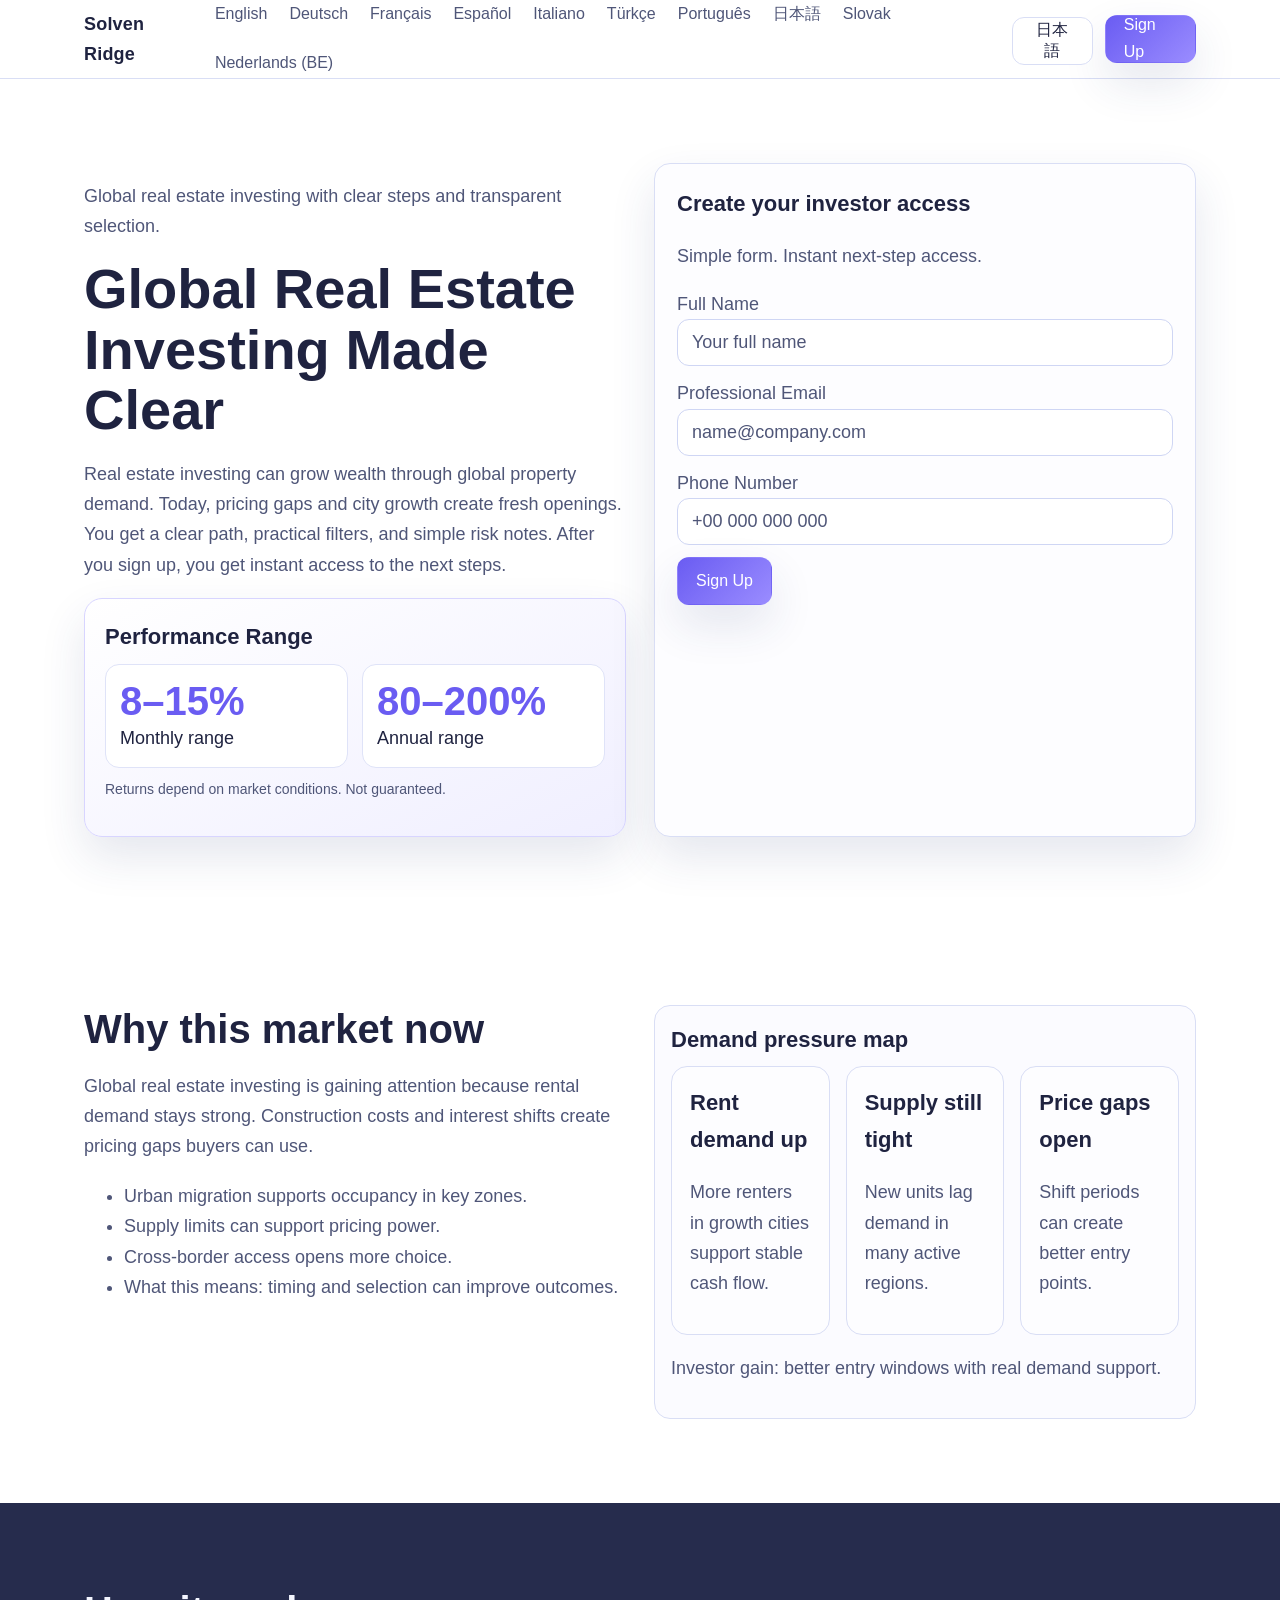
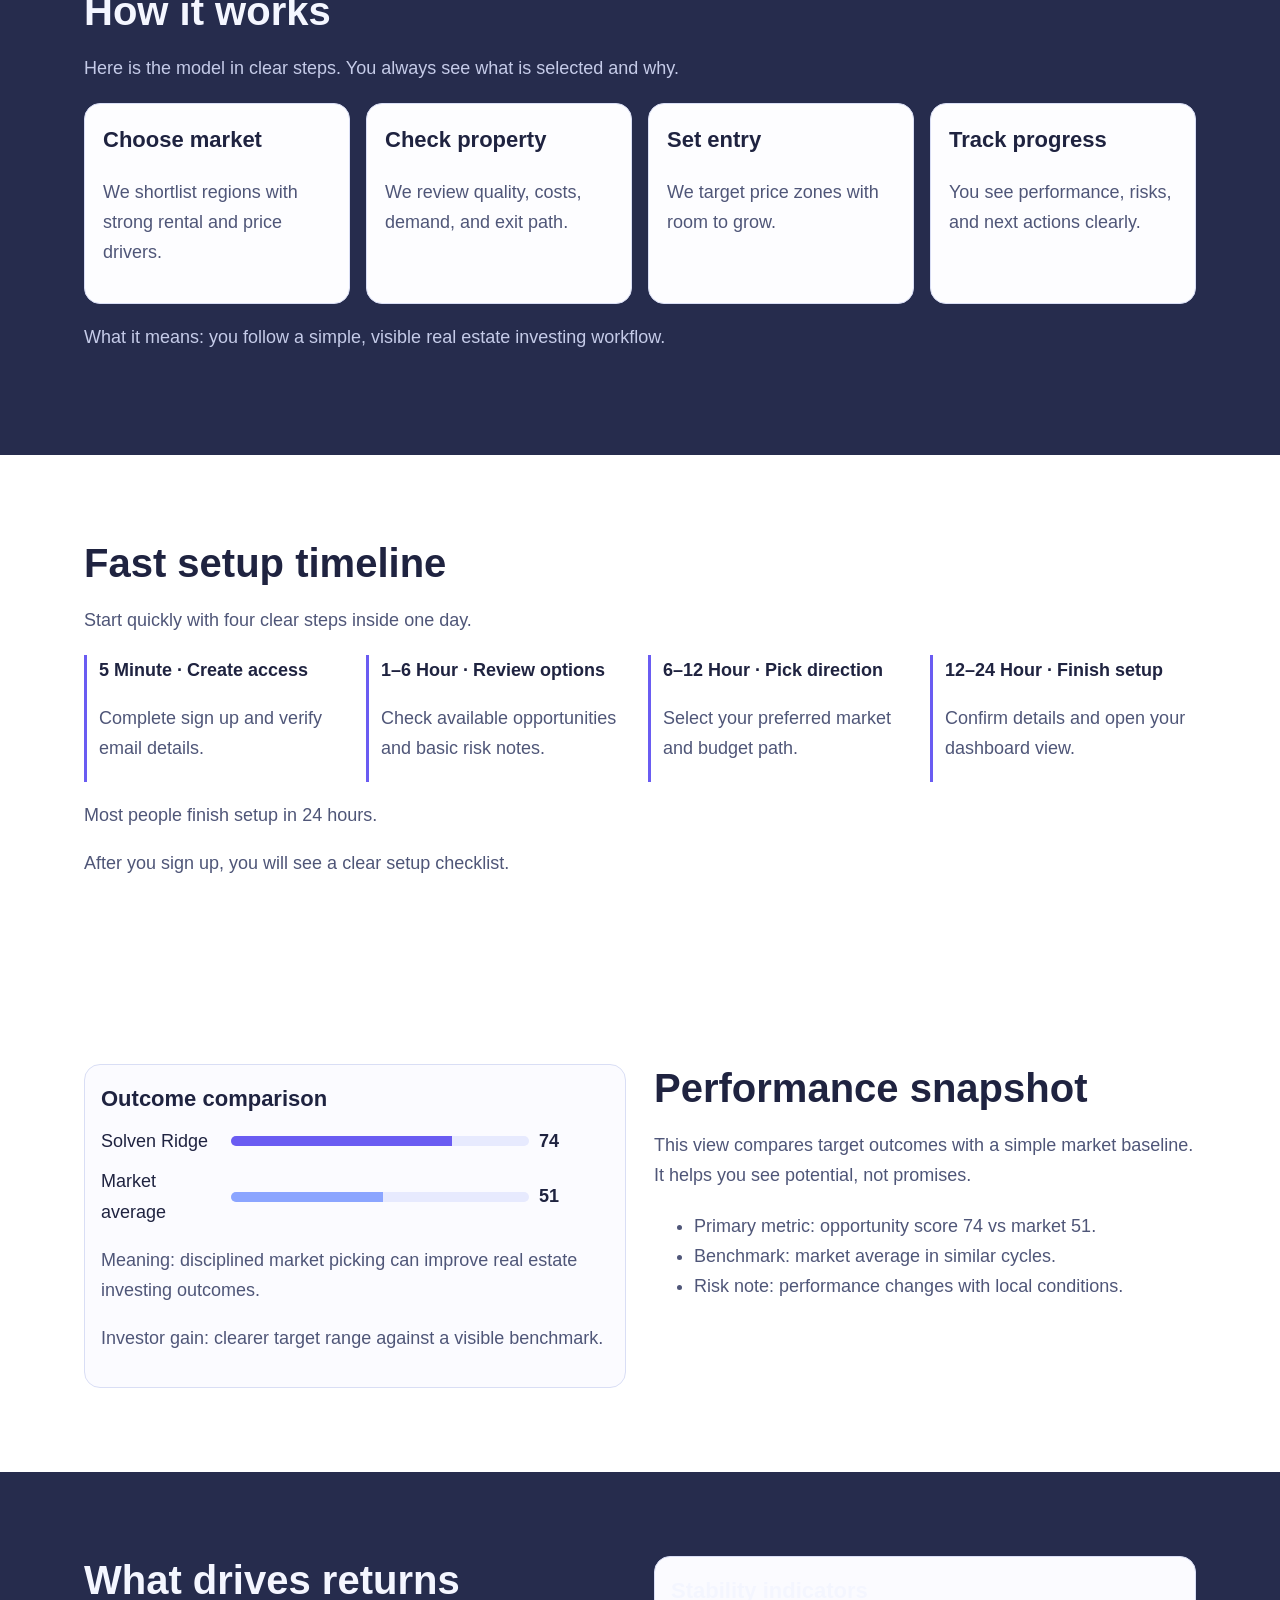
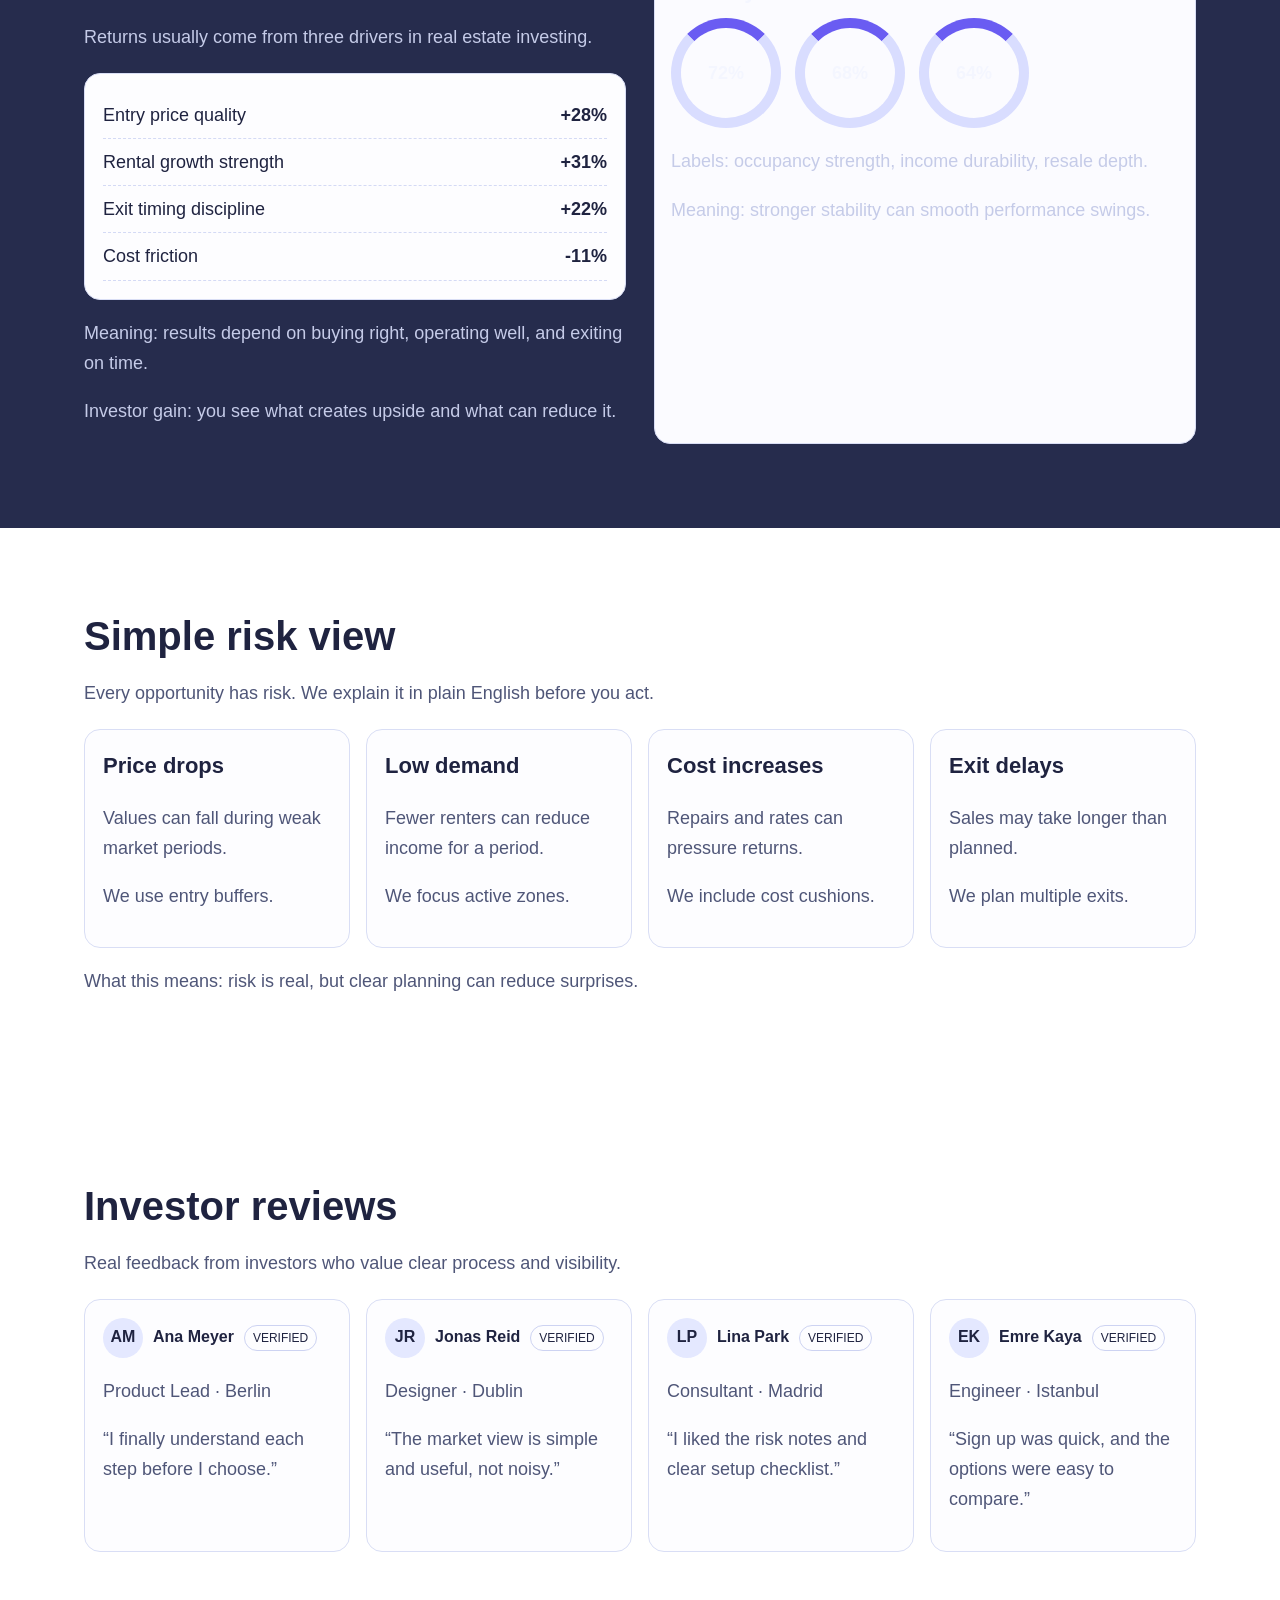
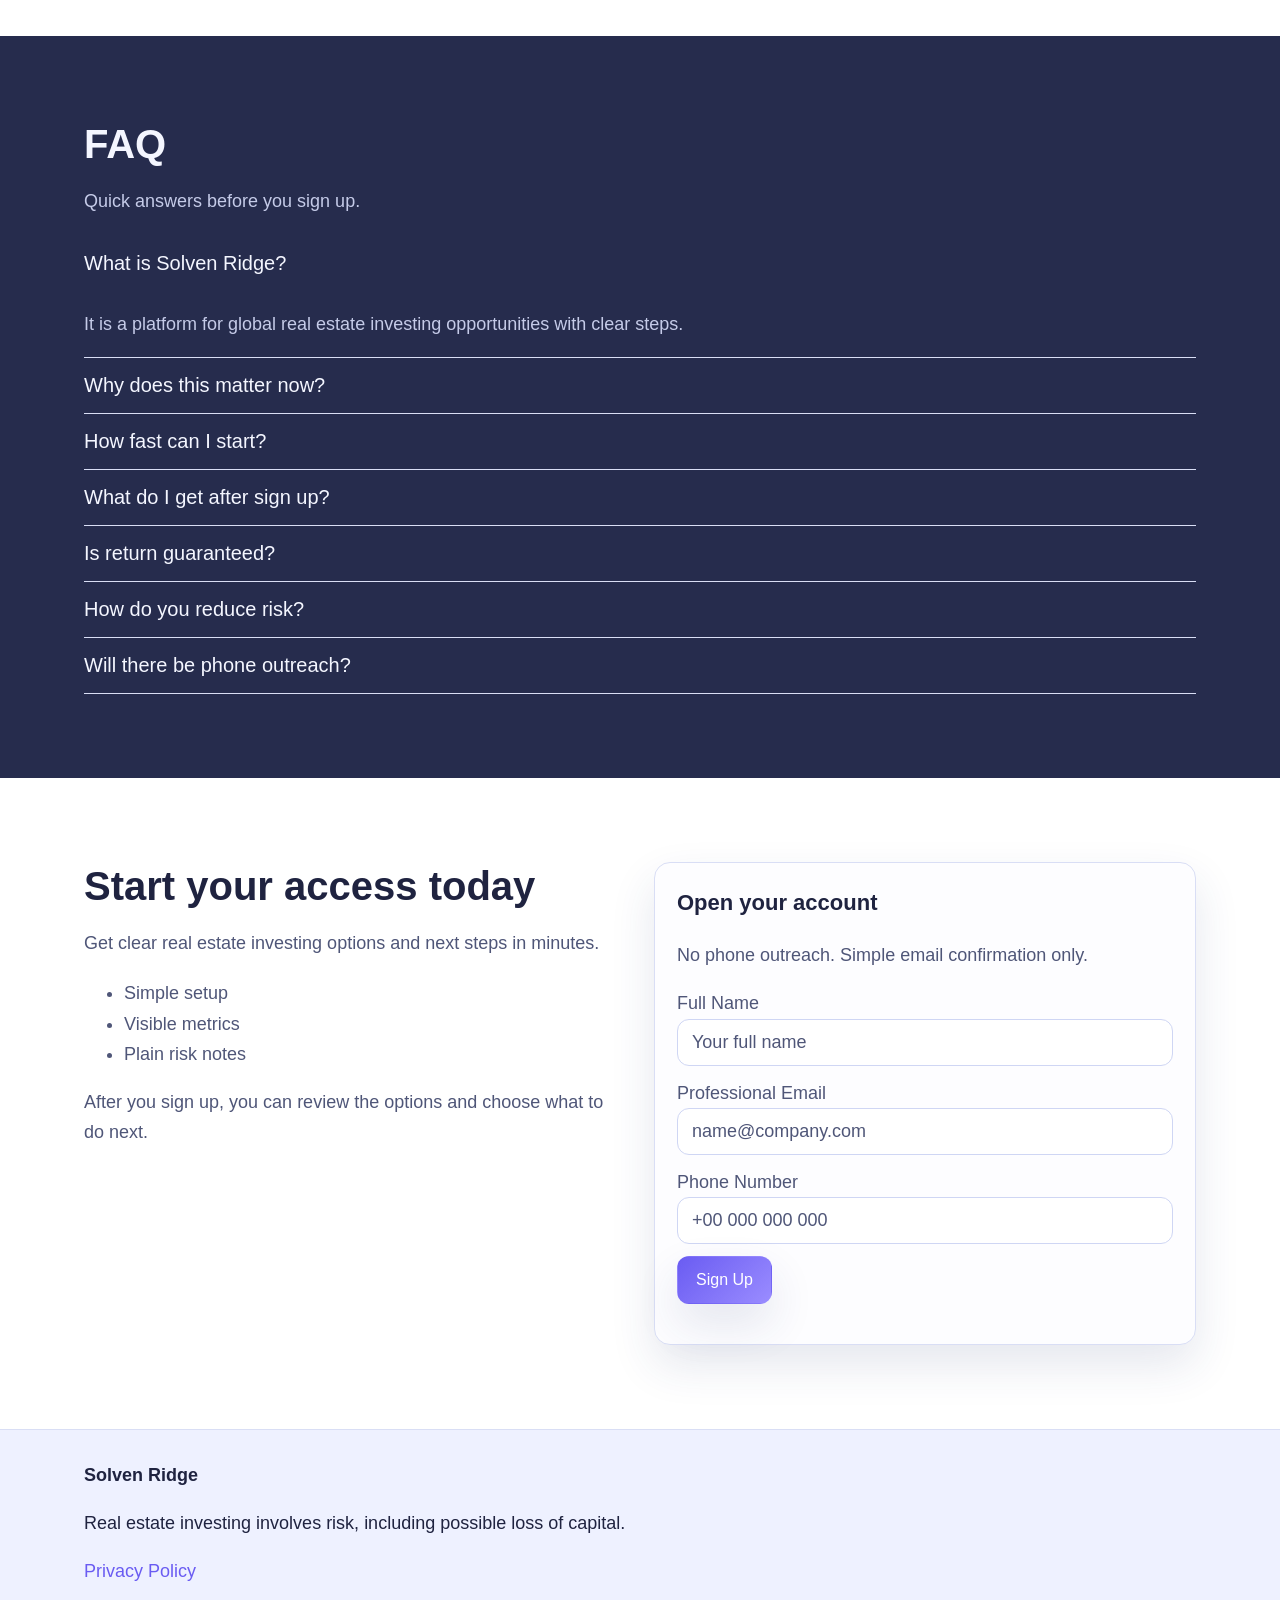
<file: jp/index.html>
<!doctype html>
<html lang="en">
<head>
  <meta charset="UTF-8" />
  <meta name="viewport" content="width=device-width, initial-scale=1" />
  <title>Solven Ridge 日本語 | Real Estate Investing Opportunities</title>
  <meta name="description" content="Explore clear real estate investing opportunities, simple steps, and transparent risk notes." />
  <link rel="canonical" href="https://solvenridge.com/jp/index.html" />
  <meta property="og:title" content="Solven Ridge 日本語 | Real Estate Investing Opportunities" />
  <meta property="og:description" content="Explore clear real estate investing opportunities, simple steps, and transparent risk notes." />
  <meta property="og:type" content="website" />
  <meta property="og:url" content="https://solvenridge.com/jp/index.html" />
  <meta name="twitter:card" content="summary_large_image" />
  <meta name="twitter:title" content="Solven Ridge 日本語 | Real Estate Investing Opportunities" />
  <meta name="twitter:description" content="Explore clear real estate investing opportunities, simple steps, and transparent risk notes." />
  <link rel="alternate" hreflang="en" href="https://solvenridge.com/index.html"/>
  <link rel="alternate" hreflang="de" href="https://solvenridge.com/de/index.html"/>
  <link rel="alternate" hreflang="fr" href="https://solvenridge.com/fr/index.html"/>
  <link rel="alternate" hreflang="es" href="https://solvenridge.com/es/index.html"/>
  <link rel="alternate" hreflang="it" href="https://solvenridge.com/it/index.html"/>
  <link rel="alternate" hreflang="tr" href="https://solvenridge.com/tr/index.html"/>
  <link rel="alternate" hreflang="pt" href="https://solvenridge.com/pt/index.html"/>
  <link rel="alternate" hreflang="ja" href="https://solvenridge.com/jp/index.html"/>
  <link rel="alternate" hreflang="sk" href="https://solvenridge.com/sk/index.html"/>
  <link rel="alternate" hreflang="nl-BE" href="https://solvenridge.com/be/index.html"/>
  <link rel="stylesheet" href="../assets/style.css" />
</head>
<body>
<header class="site-header">
  <div class="container header-row">
    <a class="brand" href="../index.html">Solven Ridge</a>
    <nav class="nav-links" aria-label="Primary"><a href="../index.html">English</a>
<a href="../de/index.html">Deutsch</a>
<a href="../fr/index.html">Français</a>
<a href="../es/index.html">Español</a>
<a href="../it/index.html">Italiano</a>
<a href="../tr/index.html">Türkçe</a>
<a href="../pt/index.html">Português</a>
<a href="../jp/index.html">日本語</a>
<a href="../sk/index.html">Slovak</a>
<a href="../be/index.html">Nederlands (BE)</a></nav>
    <div class="header-right">
      <div class="lang-wrap">
        <button class="lang-toggle" aria-label="Toggle languages">日本語</button>
        <div class="lang-menu"><a href="../index.html"><svg class='flag' viewBox='0 0 18 12' aria-hidden='true'><rect width='18' height='12' fill='#eef1ff'/><text x='9' y='8.5' font-size='5' text-anchor='middle' fill='#3a436f'>GB</text></svg><span>English</span></a>
<a href="../de/index.html"><svg class='flag' viewBox='0 0 18 12' aria-hidden='true'><rect width='18' height='12' fill='#eef1ff'/><text x='9' y='8.5' font-size='5' text-anchor='middle' fill='#3a436f'>DE</text></svg><span>Deutsch</span></a>
<a href="../fr/index.html"><svg class='flag' viewBox='0 0 18 12' aria-hidden='true'><rect width='18' height='12' fill='#eef1ff'/><text x='9' y='8.5' font-size='5' text-anchor='middle' fill='#3a436f'>FR</text></svg><span>Français</span></a>
<a href="../es/index.html"><svg class='flag' viewBox='0 0 18 12' aria-hidden='true'><rect width='18' height='12' fill='#eef1ff'/><text x='9' y='8.5' font-size='5' text-anchor='middle' fill='#3a436f'>ES</text></svg><span>Español</span></a>
<a href="../it/index.html"><svg class='flag' viewBox='0 0 18 12' aria-hidden='true'><rect width='18' height='12' fill='#eef1ff'/><text x='9' y='8.5' font-size='5' text-anchor='middle' fill='#3a436f'>IT</text></svg><span>Italiano</span></a>
<a href="../tr/index.html"><svg class='flag' viewBox='0 0 18 12' aria-hidden='true'><rect width='18' height='12' fill='#eef1ff'/><text x='9' y='8.5' font-size='5' text-anchor='middle' fill='#3a436f'>TR</text></svg><span>Türkçe</span></a>
<a href="../pt/index.html"><svg class='flag' viewBox='0 0 18 12' aria-hidden='true'><rect width='18' height='12' fill='#eef1ff'/><text x='9' y='8.5' font-size='5' text-anchor='middle' fill='#3a436f'>PT</text></svg><span>Português</span></a>
<a href="../jp/index.html"><svg class='flag' viewBox='0 0 18 12' aria-hidden='true'><rect width='18' height='12' fill='#eef1ff'/><text x='9' y='8.5' font-size='5' text-anchor='middle' fill='#3a436f'>JP</text></svg><span>日本語</span></a>
<a href="../sk/index.html"><svg class='flag' viewBox='0 0 18 12' aria-hidden='true'><rect width='18' height='12' fill='#eef1ff'/><text x='9' y='8.5' font-size='5' text-anchor='middle' fill='#3a436f'>SK</text></svg><span>Slovak</span></a>
<a href="../be/index.html"><svg class='flag' viewBox='0 0 18 12' aria-hidden='true'><rect width='18' height='12' fill='#eef1ff'/><text x='9' y='8.5' font-size='5' text-anchor='middle' fill='#3a436f'>BE</text></svg><span>Nederlands (BE)</span></a></div>
      </div>
      <a class="btn btn-primary" href="#signup">Sign Up</a>
      <button class="menu-btn" aria-label="Open menu">☰</button>
    </div>
  </div>
</header>
<div class="mobile-drawer" aria-hidden="true">
  <div class="drawer-backdrop"></div>
  <aside class="drawer-panel" role="dialog" aria-modal="true">
    <div class="drawer-head"><strong>Menu</strong><button class="drawer-close" aria-label="Close menu">✕</button></div>
    <div class="drawer-links">
      <a href="#why">Why market</a><a href="#model">How it works</a><a href="#metrics">Performance</a><a href="#faq">FAQ</a>
      <div class="lang-wrap"><button class="lang-toggle">日本語</button><div class="lang-menu"><a href="../index.html"><svg class='flag' viewBox='0 0 18 12' aria-hidden='true'><rect width='18' height='12' fill='#eef1ff'/><text x='9' y='8.5' font-size='5' text-anchor='middle' fill='#3a436f'>GB</text></svg><span>English</span></a>
<a href="../de/index.html"><svg class='flag' viewBox='0 0 18 12' aria-hidden='true'><rect width='18' height='12' fill='#eef1ff'/><text x='9' y='8.5' font-size='5' text-anchor='middle' fill='#3a436f'>DE</text></svg><span>Deutsch</span></a>
<a href="../fr/index.html"><svg class='flag' viewBox='0 0 18 12' aria-hidden='true'><rect width='18' height='12' fill='#eef1ff'/><text x='9' y='8.5' font-size='5' text-anchor='middle' fill='#3a436f'>FR</text></svg><span>Français</span></a>
<a href="../es/index.html"><svg class='flag' viewBox='0 0 18 12' aria-hidden='true'><rect width='18' height='12' fill='#eef1ff'/><text x='9' y='8.5' font-size='5' text-anchor='middle' fill='#3a436f'>ES</text></svg><span>Español</span></a>
<a href="../it/index.html"><svg class='flag' viewBox='0 0 18 12' aria-hidden='true'><rect width='18' height='12' fill='#eef1ff'/><text x='9' y='8.5' font-size='5' text-anchor='middle' fill='#3a436f'>IT</text></svg><span>Italiano</span></a>
<a href="../tr/index.html"><svg class='flag' viewBox='0 0 18 12' aria-hidden='true'><rect width='18' height='12' fill='#eef1ff'/><text x='9' y='8.5' font-size='5' text-anchor='middle' fill='#3a436f'>TR</text></svg><span>Türkçe</span></a>
<a href="../pt/index.html"><svg class='flag' viewBox='0 0 18 12' aria-hidden='true'><rect width='18' height='12' fill='#eef1ff'/><text x='9' y='8.5' font-size='5' text-anchor='middle' fill='#3a436f'>PT</text></svg><span>Português</span></a>
<a href="../jp/index.html"><svg class='flag' viewBox='0 0 18 12' aria-hidden='true'><rect width='18' height='12' fill='#eef1ff'/><text x='9' y='8.5' font-size='5' text-anchor='middle' fill='#3a436f'>JP</text></svg><span>日本語</span></a>
<a href="../sk/index.html"><svg class='flag' viewBox='0 0 18 12' aria-hidden='true'><rect width='18' height='12' fill='#eef1ff'/><text x='9' y='8.5' font-size='5' text-anchor='middle' fill='#3a436f'>SK</text></svg><span>Slovak</span></a>
<a href="../be/index.html"><svg class='flag' viewBox='0 0 18 12' aria-hidden='true'><rect width='18' height='12' fill='#eef1ff'/><text x='9' y='8.5' font-size='5' text-anchor='middle' fill='#3a436f'>BE</text></svg><span>Nederlands (BE)</span></a></div></div>
      <a class="btn btn-primary" href="#signup">Sign Up</a>
    </div>
  </aside>
</div>

<section class="section light">
  <div class="container hero-grid">
    <div>
      <p>Global real estate investing with clear steps and transparent selection.</p>
      <h1>Global Real Estate Investing Made Clear</h1>
      <p>Real estate investing can grow wealth through global property demand. Today, pricing gaps and city growth create fresh openings. You get a clear path, practical filters, and simple risk notes. After you sign up, you get instant access to the next steps.</p>
      <div class="hero-performance">
        <h3>Performance Range</h3>
        <div class="perf-grid">
          <div class="perf-item"><div class="perf-value">8–15%</div><div class="muted">Monthly range</div></div>
          <div class="perf-item"><div class="perf-value">80–200%</div><div class="muted">Annual range</div></div>
        </div>
        <p class="perf-note">Returns depend on market conditions. Not guaranteed.</p>
      </div>
    </div>
    <form class="form-card" id="signup">
      <h3 class="form-title">Create your investor access</h3>
      <p class="form-sub">Simple form. Instant next-step access.</p>
      <label>Full Name</label><input required placeholder="Your full name" />
      <label>Professional Email</label><input type="email" required placeholder="name@company.com" />
      <label>Phone Number</label><input required placeholder="+00 000 000 000" />
      <button class="btn btn-primary" type="submit">Sign Up</button>
      <p class="form-confirm muted"></p>
    </form>
  </div>
</section>

<section class="section light" id="why"><div class="container split"><div>
  <h2>Why this market now</h2><p class="section-intro">Global real estate investing is gaining attention because rental demand stays strong. Construction costs and interest shifts create pricing gaps buyers can use.</p>
  <ul><li>Urban migration supports occupancy in key zones.</li><li>Supply limits can support pricing power.</li><li>Cross-border access opens more choice.</li><li>What this means: timing and selection can improve outcomes.</li></ul>
</div><div class="visual"><h3>Demand pressure map</h3><div class="grid-3"><div class="card"><h3>Rent demand up</h3><p>More renters in growth cities support stable cash flow.</p></div><div class="card"><h3>Supply still tight</h3><p>New units lag demand in many active regions.</p></div><div class="card"><h3>Price gaps open</h3><p>Shift periods can create better entry points.</p></div></div><p>Investor gain: better entry windows with real demand support.</p></div></div></section>

<section class="section dark" id="model"><div class="container"><h2>How it works</h2><p class="section-intro">Here is the model in clear steps. You always see what is selected and why.</p><div class="grid-4">
<div class="card"><h3>Choose market</h3><p>We shortlist regions with strong rental and price drivers.</p></div>
<div class="card"><h3>Check property</h3><p>We review quality, costs, demand, and exit path.</p></div>
<div class="card"><h3>Set entry</h3><p>We target price zones with room to grow.</p></div>
<div class="card"><h3>Track progress</h3><p>You see performance, risks, and next actions clearly.</p></div>
</div><p>What it means: you follow a simple, visible real estate investing workflow.</p></div></section>

<section class="section light"><div class="container"><h2>Fast setup timeline</h2><p class="section-intro">Start quickly with four clear steps inside one day.</p><div class="grid-4">
<div class="process-step"><strong>5 Minute · Create access</strong><p>Complete sign up and verify email details.</p></div>
<div class="process-step"><strong>1–6 Hour · Review options</strong><p>Check available opportunities and basic risk notes.</p></div>
<div class="process-step"><strong>6–12 Hour · Pick direction</strong><p>Select your preferred market and budget path.</p></div>
<div class="process-step"><strong>12–24 Hour · Finish setup</strong><p>Confirm details and open your dashboard view.</p></div>
</div><p>Most people finish setup in 24 hours.</p><p>After you sign up, you will see a clear setup checklist.</p></div></section>

<section class="section light" id="metrics"><div class="container split"><div class="visual"><h3>Outcome comparison</h3><div class="compare">
<div class="row-bar"><span>Solven Ridge</span><div class="track"><div class="fill-a" style="width:74%"></div></div><strong>74</strong></div>
<div class="row-bar"><span>Market average</span><div class="track"><div class="fill-b" style="width:51%"></div></div><strong>51</strong></div>
</div><p>Meaning: disciplined market picking can improve real estate investing outcomes.</p><p>Investor gain: clearer target range against a visible benchmark.</p></div><div>
<h2>Performance snapshot</h2><p class="section-intro">This view compares target outcomes with a simple market baseline. It helps you see potential, not promises.</p>
<ul><li>Primary metric: opportunity score 74 vs market 51.</li><li>Benchmark: market average in similar cycles.</li><li>Risk note: performance changes with local conditions.</li></ul>
</div></div></section>

<section class="section dark"><div class="container split"><div><h2>What drives returns</h2><p class="section-intro">Returns usually come from three drivers in real estate investing.</p><div class="waterfall card"><div class="step"><span>Entry price quality</span><strong>+28%</strong></div><div class="step"><span>Rental growth strength</span><strong>+31%</strong></div><div class="step"><span>Exit timing discipline</span><strong>+22%</strong></div><div class="step"><span>Cost friction</span><strong>-11%</strong></div></div><p>Meaning: results depend on buying right, operating well, and exiting on time.</p><p>Investor gain: you see what creates upside and what can reduce it.</p></div>
<div class="visual"><h3>Stability indicators</h3><div class="rings"><div class="ring">72%</div><div class="ring">68%</div><div class="ring">64%</div></div><p>Labels: occupancy strength, income durability, resale depth.</p><p>Meaning: stronger stability can smooth performance swings.</p></div></div></section>

<section class="section light"><div class="container"><h2>Simple risk view</h2><p class="section-intro">Every opportunity has risk. We explain it in plain English before you act.</p><div class="grid-4">
<div class="card"><h3>Price drops</h3><p>Values can fall during weak market periods.</p><p class="muted">We use entry buffers.</p></div>
<div class="card"><h3>Low demand</h3><p>Fewer renters can reduce income for a period.</p><p class="muted">We focus active zones.</p></div>
<div class="card"><h3>Cost increases</h3><p>Repairs and rates can pressure returns.</p><p class="muted">We include cost cushions.</p></div>
<div class="card"><h3>Exit delays</h3><p>Sales may take longer than planned.</p><p class="muted">We plan multiple exits.</p></div>
</div><p>What this means: risk is real, but clear planning can reduce surprises.</p></div></section>

<section class="section light reviews"><div class="container"><h2>Investor reviews</h2><p class="section-intro">Real feedback from investors who value clear process and visibility.</p><div class="grid-4">
<div class="card"><div class="card-top"><div class="avatar">AM</div><strong>Ana Meyer</strong><span class="verified">VERIFIED</span></div><p class="muted">Product Lead · Berlin</p><p>“I finally understand each step before I choose.”</p></div>
<div class="card"><div class="card-top"><div class="avatar">JR</div><strong>Jonas Reid</strong><span class="verified">VERIFIED</span></div><p class="muted">Designer · Dublin</p><p>“The market view is simple and useful, not noisy.”</p></div>
<div class="card"><div class="card-top"><div class="avatar">LP</div><strong>Lina Park</strong><span class="verified">VERIFIED</span></div><p class="muted">Consultant · Madrid</p><p>“I liked the risk notes and clear setup checklist.”</p></div>
<div class="card"><div class="card-top"><div class="avatar">EK</div><strong>Emre Kaya</strong><span class="verified">VERIFIED</span></div><p class="muted">Engineer · Istanbul</p><p>“Sign up was quick, and the options were easy to compare.”</p></div>
</div></div></section>

<section class="section dark" id="faq"><div class="container"><h2>FAQ</h2><p class="section-intro">Quick answers before you sign up.</p>
<div class="faq-item open"><button class="faq-q">What is Solven Ridge?</button><div class="faq-a"><p>It is a platform for global real estate investing opportunities with clear steps.</p></div></div>
<div class="faq-item"><button class="faq-q">Why does this matter now?</button><div class="faq-a"><p>Pricing gaps and demand shifts can create better entry moments.</p></div></div>
<div class="faq-item"><button class="faq-q">How fast can I start?</button><div class="faq-a"><p>Most people finish setup in 24 hours.</p></div></div>
<div class="faq-item"><button class="faq-q">What do I get after sign up?</button><div class="faq-a"><p>After you sign up, you can review the options and choose what to do next.</p></div></div>
<div class="faq-item"><button class="faq-q">Is return guaranteed?</button><div class="faq-a"><p>No. Returns depend on market conditions and are not guaranteed.</p></div></div>
<div class="faq-item"><button class="faq-q">How do you reduce risk?</button><div class="faq-a"><p>We use clear filters, cost buffers, and multiple exit plans.</p></div></div>
<div class="faq-item"><button class="faq-q">Will there be phone outreach?</button><div class="faq-a"><p>No phone outreach. We may send a short email to confirm your details.</p></div></div>
</div></section>

<section class="section light"><div class="container split"><div><h2>Start your access today</h2><p class="section-intro">Get clear real estate investing options and next steps in minutes.</p><ul><li>Simple setup</li><li>Visible metrics</li><li>Plain risk notes</li></ul><p>After you sign up, you can review the options and choose what to do next.</p></div>
<form class="form-card"><h3 class="form-title">Open your account</h3><p class="form-sub">No phone outreach. Simple email confirmation only.</p><label>Full Name</label><input required placeholder="Your full name"/><label>Professional Email</label><input type="email" required placeholder="name@company.com"/><label>Phone Number</label><input required placeholder="+00 000 000 000"/><button class="btn btn-primary" type="submit">Sign Up</button><p class="form-confirm muted"></p></form>
</div></section>

<footer class="footer"><div class="container"><strong>Solven Ridge</strong><p>Real estate investing involves risk, including possible loss of capital.</p><a href="#" data-open-modal>Privacy Policy</a></div></footer>

<div class="modal" id="privacy-modal" role="dialog" aria-modal="true" aria-label="Privacy Policy">
  <div class="modal-panel">
    <button class="modal-close-top" data-close-modal aria-label="Close policy">✕</button>
    <h2>Privacy Policy</h2>
    <p><strong>Introduction:</strong> We explain data use in simple words.</p>
    <p><strong>Data collection:</strong> We collect name, email, and phone details you submit.</p>
    <p><strong>Legal basis:</strong> We process data to provide requested access.</p>
    <p><strong>Cookies:</strong> We use basic cookies for security and site function.</p>
    <p><strong>Retention:</strong> We keep data only as long as needed.</p>
    <p><strong>Third-party sharing:</strong> We share with service partners only when required.</p>
    <p><strong>Security:</strong> We use technical and process safeguards.</p>
    <p><strong>User rights:</strong> You can request access, correction, or deletion.</p>
    <p><strong>International transfers:</strong> Data may be processed across regions with protections.</p>
    <p><strong>Industry risk disclosure:</strong> Investing can lose value and returns are not guaranteed.</p>
    <p><strong>Contact:</strong> privacy@solvenridge.com</p>
    <div class="modal-footer"><button class="btn" data-close-modal>Close</button></div>
  </div>
</div>

<script type="application/ld+json">{"@context":"https://schema.org","@graph":[{"@type":"Organization","name":"Solven Ridge","url":"https://solvenridge.com"},{"@type":"WebSite","name":"Solven Ridge","url":"https://solvenridge.com"},{"@type":"FAQPage","mainEntity":[{"@type":"Question","name":"What is Solven Ridge?","acceptedAnswer":{"@type":"Answer","text":"A platform with clear global real estate investing opportunities."}},{"@type":"Question","name":"Is return guaranteed?","acceptedAnswer":{"@type":"Answer","text":"No. Returns depend on market conditions."}}]},{"@type":"Review","author":{"@type":"Person","name":"Ana Meyer"},"reviewBody":"I finally understand each step before I choose.","reviewRating":{"@type":"Rating","ratingValue":"5"}}]}</script>
<script defer src="../assets/app.js"></script>
</body></html>
</file>
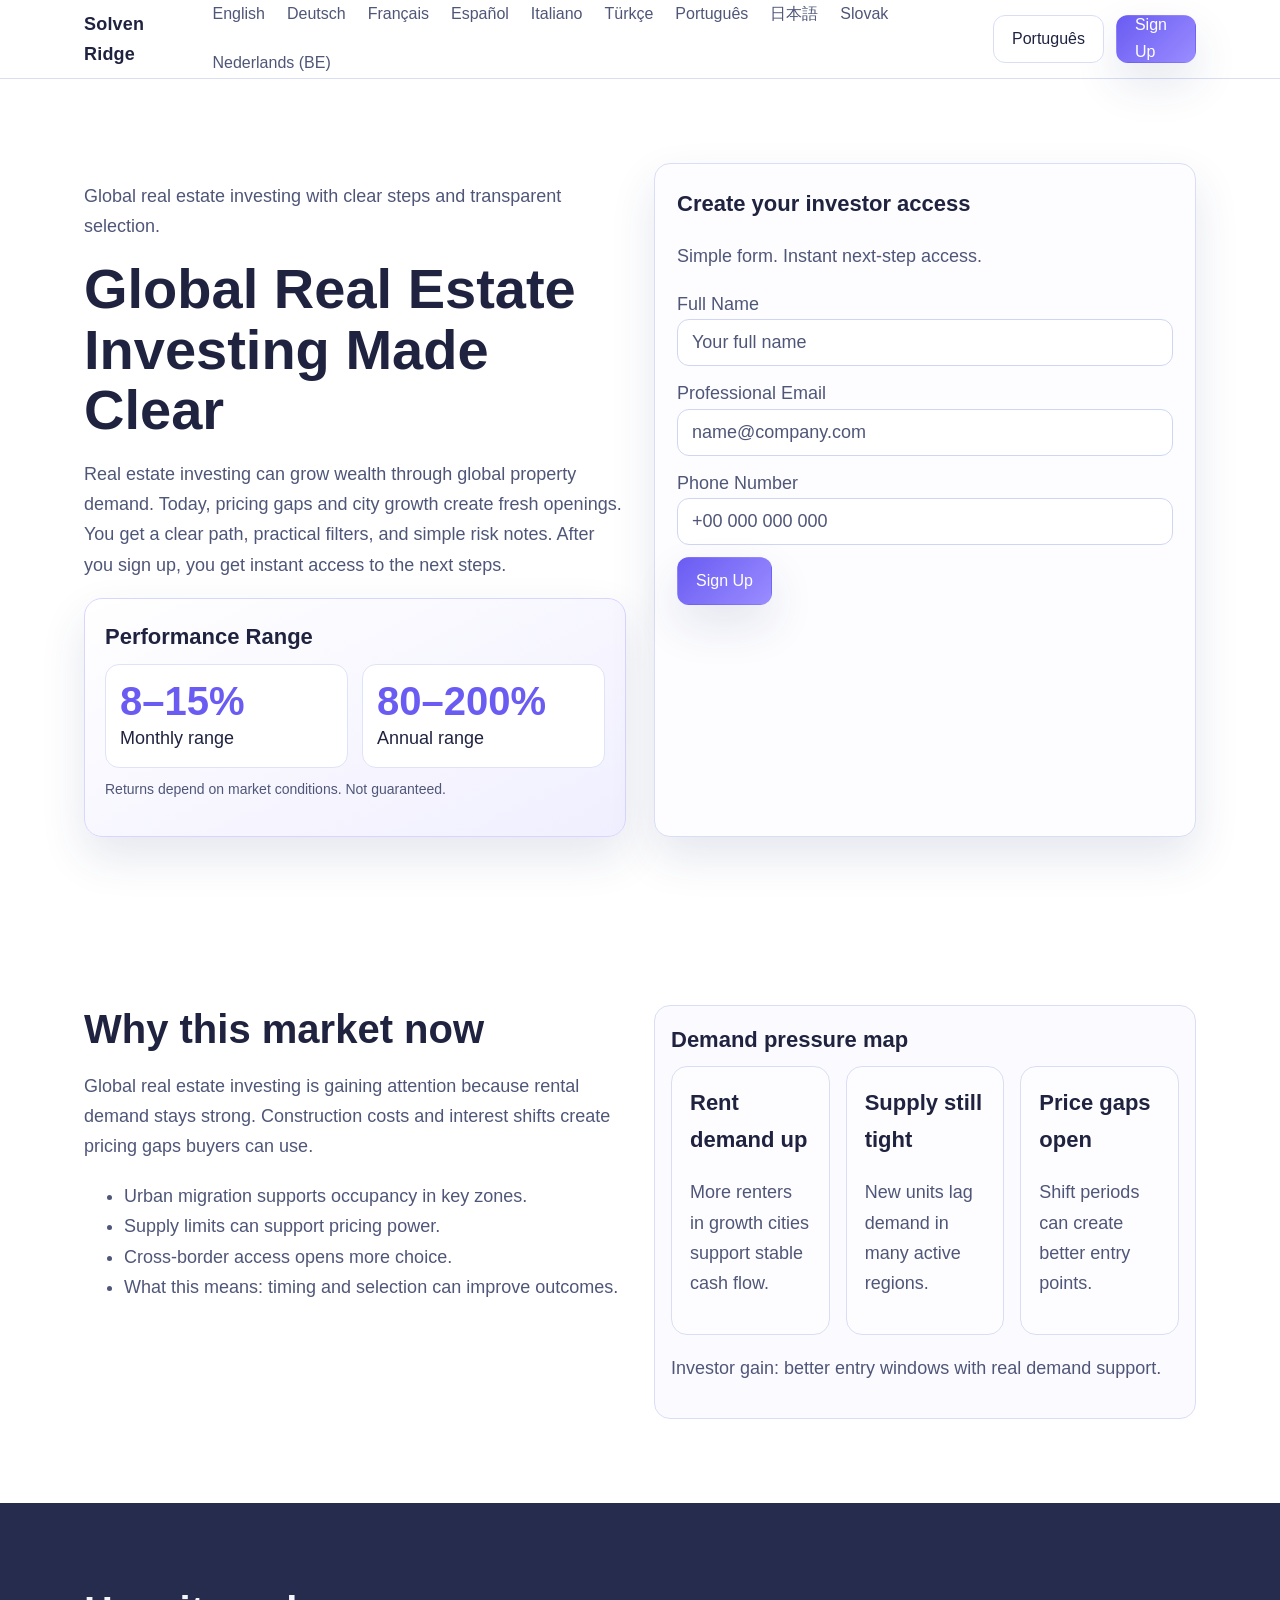
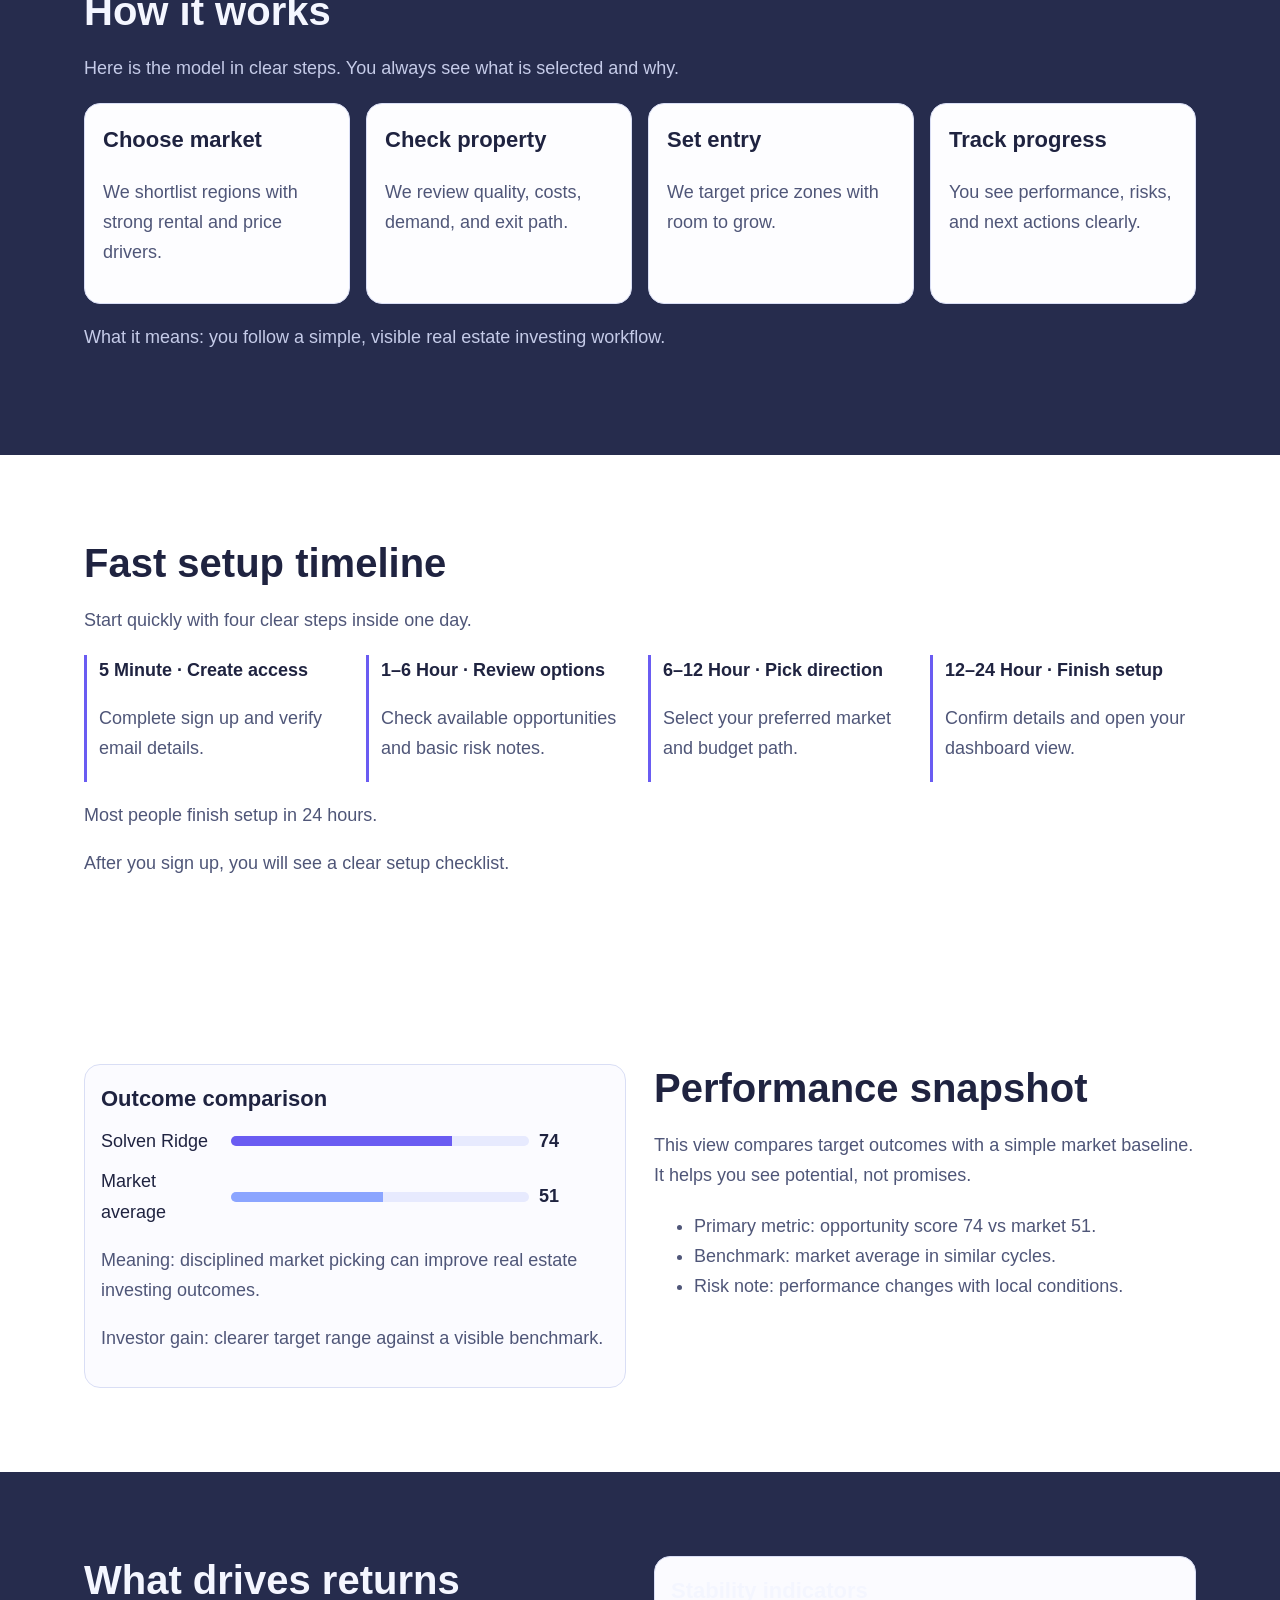
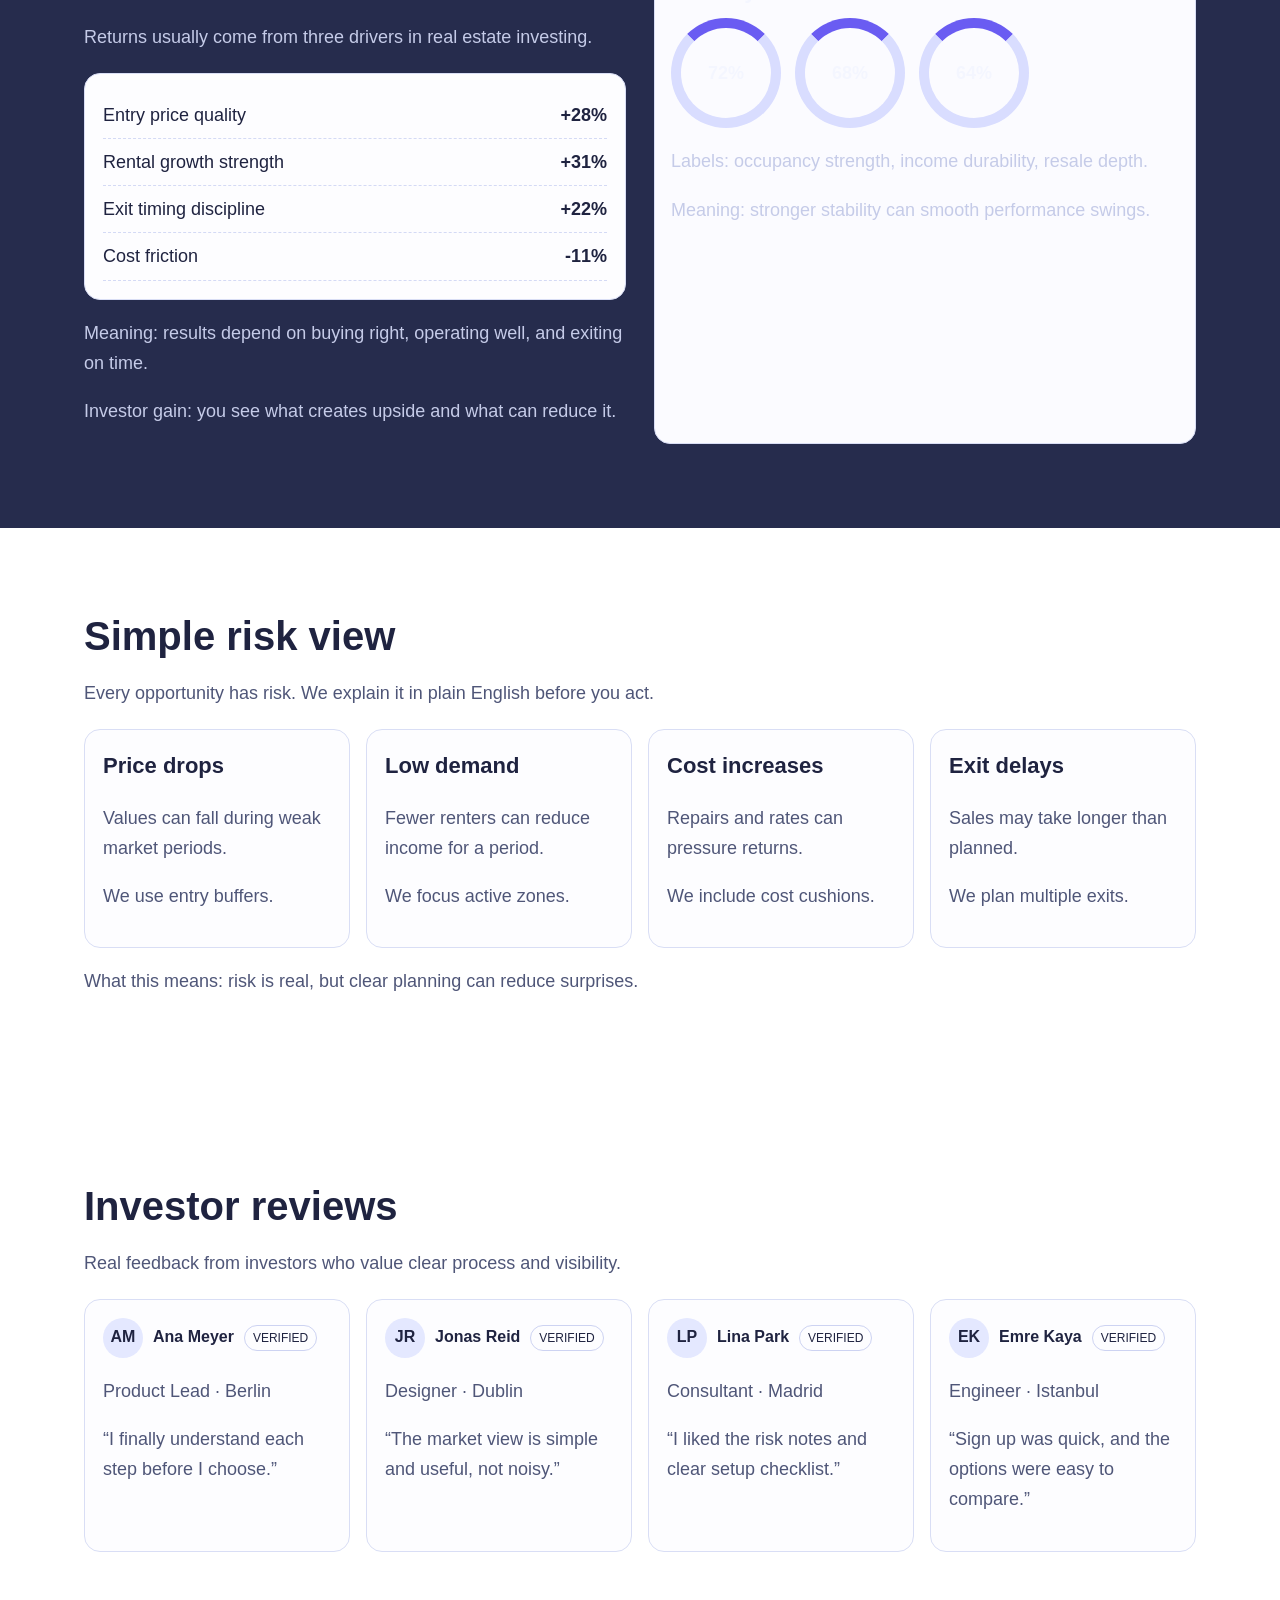
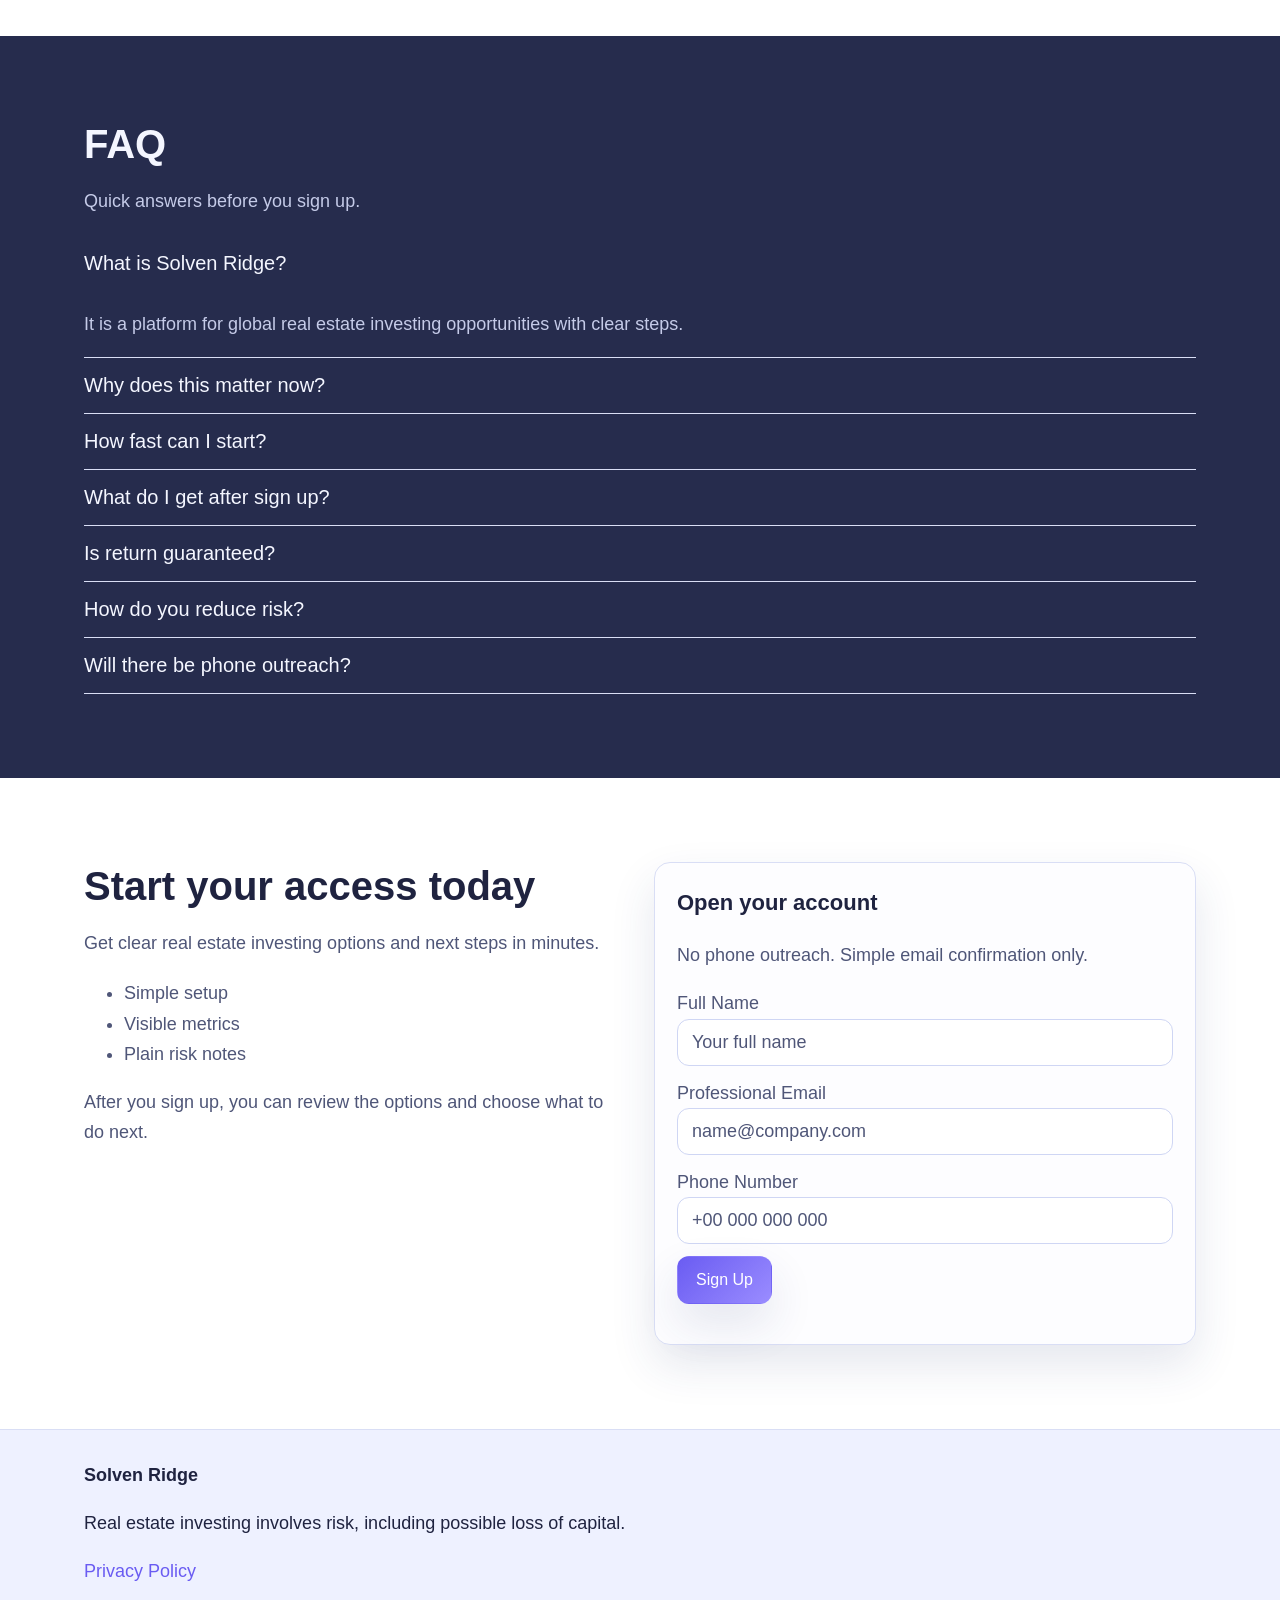
<file: pt/index.html>
<!doctype html>
<html lang="en">
<head>
  <meta charset="UTF-8" />
  <meta name="viewport" content="width=device-width, initial-scale=1" />
  <title>Solven Ridge Português | Real Estate Investing Opportunities</title>
  <meta name="description" content="Explore clear real estate investing opportunities, simple steps, and transparent risk notes." />
  <link rel="canonical" href="https://solvenridge.com/pt/index.html" />
  <meta property="og:title" content="Solven Ridge Português | Real Estate Investing Opportunities" />
  <meta property="og:description" content="Explore clear real estate investing opportunities, simple steps, and transparent risk notes." />
  <meta property="og:type" content="website" />
  <meta property="og:url" content="https://solvenridge.com/pt/index.html" />
  <meta name="twitter:card" content="summary_large_image" />
  <meta name="twitter:title" content="Solven Ridge Português | Real Estate Investing Opportunities" />
  <meta name="twitter:description" content="Explore clear real estate investing opportunities, simple steps, and transparent risk notes." />
  <link rel="alternate" hreflang="en" href="https://solvenridge.com/index.html"/>
  <link rel="alternate" hreflang="de" href="https://solvenridge.com/de/index.html"/>
  <link rel="alternate" hreflang="fr" href="https://solvenridge.com/fr/index.html"/>
  <link rel="alternate" hreflang="es" href="https://solvenridge.com/es/index.html"/>
  <link rel="alternate" hreflang="it" href="https://solvenridge.com/it/index.html"/>
  <link rel="alternate" hreflang="tr" href="https://solvenridge.com/tr/index.html"/>
  <link rel="alternate" hreflang="pt" href="https://solvenridge.com/pt/index.html"/>
  <link rel="alternate" hreflang="ja" href="https://solvenridge.com/jp/index.html"/>
  <link rel="alternate" hreflang="sk" href="https://solvenridge.com/sk/index.html"/>
  <link rel="alternate" hreflang="nl-BE" href="https://solvenridge.com/be/index.html"/>
  <link rel="stylesheet" href="../assets/style.css" />
</head>
<body>
<header class="site-header">
  <div class="container header-row">
    <a class="brand" href="../index.html">Solven Ridge</a>
    <nav class="nav-links" aria-label="Primary"><a href="../index.html">English</a>
<a href="../de/index.html">Deutsch</a>
<a href="../fr/index.html">Français</a>
<a href="../es/index.html">Español</a>
<a href="../it/index.html">Italiano</a>
<a href="../tr/index.html">Türkçe</a>
<a href="../pt/index.html">Português</a>
<a href="../jp/index.html">日本語</a>
<a href="../sk/index.html">Slovak</a>
<a href="../be/index.html">Nederlands (BE)</a></nav>
    <div class="header-right">
      <div class="lang-wrap">
        <button class="lang-toggle" aria-label="Toggle languages">Português</button>
        <div class="lang-menu"><a href="../index.html"><svg class='flag' viewBox='0 0 18 12' aria-hidden='true'><rect width='18' height='12' fill='#eef1ff'/><text x='9' y='8.5' font-size='5' text-anchor='middle' fill='#3a436f'>GB</text></svg><span>English</span></a>
<a href="../de/index.html"><svg class='flag' viewBox='0 0 18 12' aria-hidden='true'><rect width='18' height='12' fill='#eef1ff'/><text x='9' y='8.5' font-size='5' text-anchor='middle' fill='#3a436f'>DE</text></svg><span>Deutsch</span></a>
<a href="../fr/index.html"><svg class='flag' viewBox='0 0 18 12' aria-hidden='true'><rect width='18' height='12' fill='#eef1ff'/><text x='9' y='8.5' font-size='5' text-anchor='middle' fill='#3a436f'>FR</text></svg><span>Français</span></a>
<a href="../es/index.html"><svg class='flag' viewBox='0 0 18 12' aria-hidden='true'><rect width='18' height='12' fill='#eef1ff'/><text x='9' y='8.5' font-size='5' text-anchor='middle' fill='#3a436f'>ES</text></svg><span>Español</span></a>
<a href="../it/index.html"><svg class='flag' viewBox='0 0 18 12' aria-hidden='true'><rect width='18' height='12' fill='#eef1ff'/><text x='9' y='8.5' font-size='5' text-anchor='middle' fill='#3a436f'>IT</text></svg><span>Italiano</span></a>
<a href="../tr/index.html"><svg class='flag' viewBox='0 0 18 12' aria-hidden='true'><rect width='18' height='12' fill='#eef1ff'/><text x='9' y='8.5' font-size='5' text-anchor='middle' fill='#3a436f'>TR</text></svg><span>Türkçe</span></a>
<a href="../pt/index.html"><svg class='flag' viewBox='0 0 18 12' aria-hidden='true'><rect width='18' height='12' fill='#eef1ff'/><text x='9' y='8.5' font-size='5' text-anchor='middle' fill='#3a436f'>PT</text></svg><span>Português</span></a>
<a href="../jp/index.html"><svg class='flag' viewBox='0 0 18 12' aria-hidden='true'><rect width='18' height='12' fill='#eef1ff'/><text x='9' y='8.5' font-size='5' text-anchor='middle' fill='#3a436f'>JP</text></svg><span>日本語</span></a>
<a href="../sk/index.html"><svg class='flag' viewBox='0 0 18 12' aria-hidden='true'><rect width='18' height='12' fill='#eef1ff'/><text x='9' y='8.5' font-size='5' text-anchor='middle' fill='#3a436f'>SK</text></svg><span>Slovak</span></a>
<a href="../be/index.html"><svg class='flag' viewBox='0 0 18 12' aria-hidden='true'><rect width='18' height='12' fill='#eef1ff'/><text x='9' y='8.5' font-size='5' text-anchor='middle' fill='#3a436f'>BE</text></svg><span>Nederlands (BE)</span></a></div>
      </div>
      <a class="btn btn-primary" href="#signup">Sign Up</a>
      <button class="menu-btn" aria-label="Open menu">☰</button>
    </div>
  </div>
</header>
<div class="mobile-drawer" aria-hidden="true">
  <div class="drawer-backdrop"></div>
  <aside class="drawer-panel" role="dialog" aria-modal="true">
    <div class="drawer-head"><strong>Menu</strong><button class="drawer-close" aria-label="Close menu">✕</button></div>
    <div class="drawer-links">
      <a href="#why">Why market</a><a href="#model">How it works</a><a href="#metrics">Performance</a><a href="#faq">FAQ</a>
      <div class="lang-wrap"><button class="lang-toggle">Português</button><div class="lang-menu"><a href="../index.html"><svg class='flag' viewBox='0 0 18 12' aria-hidden='true'><rect width='18' height='12' fill='#eef1ff'/><text x='9' y='8.5' font-size='5' text-anchor='middle' fill='#3a436f'>GB</text></svg><span>English</span></a>
<a href="../de/index.html"><svg class='flag' viewBox='0 0 18 12' aria-hidden='true'><rect width='18' height='12' fill='#eef1ff'/><text x='9' y='8.5' font-size='5' text-anchor='middle' fill='#3a436f'>DE</text></svg><span>Deutsch</span></a>
<a href="../fr/index.html"><svg class='flag' viewBox='0 0 18 12' aria-hidden='true'><rect width='18' height='12' fill='#eef1ff'/><text x='9' y='8.5' font-size='5' text-anchor='middle' fill='#3a436f'>FR</text></svg><span>Français</span></a>
<a href="../es/index.html"><svg class='flag' viewBox='0 0 18 12' aria-hidden='true'><rect width='18' height='12' fill='#eef1ff'/><text x='9' y='8.5' font-size='5' text-anchor='middle' fill='#3a436f'>ES</text></svg><span>Español</span></a>
<a href="../it/index.html"><svg class='flag' viewBox='0 0 18 12' aria-hidden='true'><rect width='18' height='12' fill='#eef1ff'/><text x='9' y='8.5' font-size='5' text-anchor='middle' fill='#3a436f'>IT</text></svg><span>Italiano</span></a>
<a href="../tr/index.html"><svg class='flag' viewBox='0 0 18 12' aria-hidden='true'><rect width='18' height='12' fill='#eef1ff'/><text x='9' y='8.5' font-size='5' text-anchor='middle' fill='#3a436f'>TR</text></svg><span>Türkçe</span></a>
<a href="../pt/index.html"><svg class='flag' viewBox='0 0 18 12' aria-hidden='true'><rect width='18' height='12' fill='#eef1ff'/><text x='9' y='8.5' font-size='5' text-anchor='middle' fill='#3a436f'>PT</text></svg><span>Português</span></a>
<a href="../jp/index.html"><svg class='flag' viewBox='0 0 18 12' aria-hidden='true'><rect width='18' height='12' fill='#eef1ff'/><text x='9' y='8.5' font-size='5' text-anchor='middle' fill='#3a436f'>JP</text></svg><span>日本語</span></a>
<a href="../sk/index.html"><svg class='flag' viewBox='0 0 18 12' aria-hidden='true'><rect width='18' height='12' fill='#eef1ff'/><text x='9' y='8.5' font-size='5' text-anchor='middle' fill='#3a436f'>SK</text></svg><span>Slovak</span></a>
<a href="../be/index.html"><svg class='flag' viewBox='0 0 18 12' aria-hidden='true'><rect width='18' height='12' fill='#eef1ff'/><text x='9' y='8.5' font-size='5' text-anchor='middle' fill='#3a436f'>BE</text></svg><span>Nederlands (BE)</span></a></div></div>
      <a class="btn btn-primary" href="#signup">Sign Up</a>
    </div>
  </aside>
</div>

<section class="section light">
  <div class="container hero-grid">
    <div>
      <p>Global real estate investing with clear steps and transparent selection.</p>
      <h1>Global Real Estate Investing Made Clear</h1>
      <p>Real estate investing can grow wealth through global property demand. Today, pricing gaps and city growth create fresh openings. You get a clear path, practical filters, and simple risk notes. After you sign up, you get instant access to the next steps.</p>
      <div class="hero-performance">
        <h3>Performance Range</h3>
        <div class="perf-grid">
          <div class="perf-item"><div class="perf-value">8–15%</div><div class="muted">Monthly range</div></div>
          <div class="perf-item"><div class="perf-value">80–200%</div><div class="muted">Annual range</div></div>
        </div>
        <p class="perf-note">Returns depend on market conditions. Not guaranteed.</p>
      </div>
    </div>
    <form class="form-card" id="signup">
      <h3 class="form-title">Create your investor access</h3>
      <p class="form-sub">Simple form. Instant next-step access.</p>
      <label>Full Name</label><input required placeholder="Your full name" />
      <label>Professional Email</label><input type="email" required placeholder="name@company.com" />
      <label>Phone Number</label><input required placeholder="+00 000 000 000" />
      <button class="btn btn-primary" type="submit">Sign Up</button>
      <p class="form-confirm muted"></p>
    </form>
  </div>
</section>

<section class="section light" id="why"><div class="container split"><div>
  <h2>Why this market now</h2><p class="section-intro">Global real estate investing is gaining attention because rental demand stays strong. Construction costs and interest shifts create pricing gaps buyers can use.</p>
  <ul><li>Urban migration supports occupancy in key zones.</li><li>Supply limits can support pricing power.</li><li>Cross-border access opens more choice.</li><li>What this means: timing and selection can improve outcomes.</li></ul>
</div><div class="visual"><h3>Demand pressure map</h3><div class="grid-3"><div class="card"><h3>Rent demand up</h3><p>More renters in growth cities support stable cash flow.</p></div><div class="card"><h3>Supply still tight</h3><p>New units lag demand in many active regions.</p></div><div class="card"><h3>Price gaps open</h3><p>Shift periods can create better entry points.</p></div></div><p>Investor gain: better entry windows with real demand support.</p></div></div></section>

<section class="section dark" id="model"><div class="container"><h2>How it works</h2><p class="section-intro">Here is the model in clear steps. You always see what is selected and why.</p><div class="grid-4">
<div class="card"><h3>Choose market</h3><p>We shortlist regions with strong rental and price drivers.</p></div>
<div class="card"><h3>Check property</h3><p>We review quality, costs, demand, and exit path.</p></div>
<div class="card"><h3>Set entry</h3><p>We target price zones with room to grow.</p></div>
<div class="card"><h3>Track progress</h3><p>You see performance, risks, and next actions clearly.</p></div>
</div><p>What it means: you follow a simple, visible real estate investing workflow.</p></div></section>

<section class="section light"><div class="container"><h2>Fast setup timeline</h2><p class="section-intro">Start quickly with four clear steps inside one day.</p><div class="grid-4">
<div class="process-step"><strong>5 Minute · Create access</strong><p>Complete sign up and verify email details.</p></div>
<div class="process-step"><strong>1–6 Hour · Review options</strong><p>Check available opportunities and basic risk notes.</p></div>
<div class="process-step"><strong>6–12 Hour · Pick direction</strong><p>Select your preferred market and budget path.</p></div>
<div class="process-step"><strong>12–24 Hour · Finish setup</strong><p>Confirm details and open your dashboard view.</p></div>
</div><p>Most people finish setup in 24 hours.</p><p>After you sign up, you will see a clear setup checklist.</p></div></section>

<section class="section light" id="metrics"><div class="container split"><div class="visual"><h3>Outcome comparison</h3><div class="compare">
<div class="row-bar"><span>Solven Ridge</span><div class="track"><div class="fill-a" style="width:74%"></div></div><strong>74</strong></div>
<div class="row-bar"><span>Market average</span><div class="track"><div class="fill-b" style="width:51%"></div></div><strong>51</strong></div>
</div><p>Meaning: disciplined market picking can improve real estate investing outcomes.</p><p>Investor gain: clearer target range against a visible benchmark.</p></div><div>
<h2>Performance snapshot</h2><p class="section-intro">This view compares target outcomes with a simple market baseline. It helps you see potential, not promises.</p>
<ul><li>Primary metric: opportunity score 74 vs market 51.</li><li>Benchmark: market average in similar cycles.</li><li>Risk note: performance changes with local conditions.</li></ul>
</div></div></section>

<section class="section dark"><div class="container split"><div><h2>What drives returns</h2><p class="section-intro">Returns usually come from three drivers in real estate investing.</p><div class="waterfall card"><div class="step"><span>Entry price quality</span><strong>+28%</strong></div><div class="step"><span>Rental growth strength</span><strong>+31%</strong></div><div class="step"><span>Exit timing discipline</span><strong>+22%</strong></div><div class="step"><span>Cost friction</span><strong>-11%</strong></div></div><p>Meaning: results depend on buying right, operating well, and exiting on time.</p><p>Investor gain: you see what creates upside and what can reduce it.</p></div>
<div class="visual"><h3>Stability indicators</h3><div class="rings"><div class="ring">72%</div><div class="ring">68%</div><div class="ring">64%</div></div><p>Labels: occupancy strength, income durability, resale depth.</p><p>Meaning: stronger stability can smooth performance swings.</p></div></div></section>

<section class="section light"><div class="container"><h2>Simple risk view</h2><p class="section-intro">Every opportunity has risk. We explain it in plain English before you act.</p><div class="grid-4">
<div class="card"><h3>Price drops</h3><p>Values can fall during weak market periods.</p><p class="muted">We use entry buffers.</p></div>
<div class="card"><h3>Low demand</h3><p>Fewer renters can reduce income for a period.</p><p class="muted">We focus active zones.</p></div>
<div class="card"><h3>Cost increases</h3><p>Repairs and rates can pressure returns.</p><p class="muted">We include cost cushions.</p></div>
<div class="card"><h3>Exit delays</h3><p>Sales may take longer than planned.</p><p class="muted">We plan multiple exits.</p></div>
</div><p>What this means: risk is real, but clear planning can reduce surprises.</p></div></section>

<section class="section light reviews"><div class="container"><h2>Investor reviews</h2><p class="section-intro">Real feedback from investors who value clear process and visibility.</p><div class="grid-4">
<div class="card"><div class="card-top"><div class="avatar">AM</div><strong>Ana Meyer</strong><span class="verified">VERIFIED</span></div><p class="muted">Product Lead · Berlin</p><p>“I finally understand each step before I choose.”</p></div>
<div class="card"><div class="card-top"><div class="avatar">JR</div><strong>Jonas Reid</strong><span class="verified">VERIFIED</span></div><p class="muted">Designer · Dublin</p><p>“The market view is simple and useful, not noisy.”</p></div>
<div class="card"><div class="card-top"><div class="avatar">LP</div><strong>Lina Park</strong><span class="verified">VERIFIED</span></div><p class="muted">Consultant · Madrid</p><p>“I liked the risk notes and clear setup checklist.”</p></div>
<div class="card"><div class="card-top"><div class="avatar">EK</div><strong>Emre Kaya</strong><span class="verified">VERIFIED</span></div><p class="muted">Engineer · Istanbul</p><p>“Sign up was quick, and the options were easy to compare.”</p></div>
</div></div></section>

<section class="section dark" id="faq"><div class="container"><h2>FAQ</h2><p class="section-intro">Quick answers before you sign up.</p>
<div class="faq-item open"><button class="faq-q">What is Solven Ridge?</button><div class="faq-a"><p>It is a platform for global real estate investing opportunities with clear steps.</p></div></div>
<div class="faq-item"><button class="faq-q">Why does this matter now?</button><div class="faq-a"><p>Pricing gaps and demand shifts can create better entry moments.</p></div></div>
<div class="faq-item"><button class="faq-q">How fast can I start?</button><div class="faq-a"><p>Most people finish setup in 24 hours.</p></div></div>
<div class="faq-item"><button class="faq-q">What do I get after sign up?</button><div class="faq-a"><p>After you sign up, you can review the options and choose what to do next.</p></div></div>
<div class="faq-item"><button class="faq-q">Is return guaranteed?</button><div class="faq-a"><p>No. Returns depend on market conditions and are not guaranteed.</p></div></div>
<div class="faq-item"><button class="faq-q">How do you reduce risk?</button><div class="faq-a"><p>We use clear filters, cost buffers, and multiple exit plans.</p></div></div>
<div class="faq-item"><button class="faq-q">Will there be phone outreach?</button><div class="faq-a"><p>No phone outreach. We may send a short email to confirm your details.</p></div></div>
</div></section>

<section class="section light"><div class="container split"><div><h2>Start your access today</h2><p class="section-intro">Get clear real estate investing options and next steps in minutes.</p><ul><li>Simple setup</li><li>Visible metrics</li><li>Plain risk notes</li></ul><p>After you sign up, you can review the options and choose what to do next.</p></div>
<form class="form-card"><h3 class="form-title">Open your account</h3><p class="form-sub">No phone outreach. Simple email confirmation only.</p><label>Full Name</label><input required placeholder="Your full name"/><label>Professional Email</label><input type="email" required placeholder="name@company.com"/><label>Phone Number</label><input required placeholder="+00 000 000 000"/><button class="btn btn-primary" type="submit">Sign Up</button><p class="form-confirm muted"></p></form>
</div></section>

<footer class="footer"><div class="container"><strong>Solven Ridge</strong><p>Real estate investing involves risk, including possible loss of capital.</p><a href="#" data-open-modal>Privacy Policy</a></div></footer>

<div class="modal" id="privacy-modal" role="dialog" aria-modal="true" aria-label="Privacy Policy">
  <div class="modal-panel">
    <button class="modal-close-top" data-close-modal aria-label="Close policy">✕</button>
    <h2>Privacy Policy</h2>
    <p><strong>Introduction:</strong> We explain data use in simple words.</p>
    <p><strong>Data collection:</strong> We collect name, email, and phone details you submit.</p>
    <p><strong>Legal basis:</strong> We process data to provide requested access.</p>
    <p><strong>Cookies:</strong> We use basic cookies for security and site function.</p>
    <p><strong>Retention:</strong> We keep data only as long as needed.</p>
    <p><strong>Third-party sharing:</strong> We share with service partners only when required.</p>
    <p><strong>Security:</strong> We use technical and process safeguards.</p>
    <p><strong>User rights:</strong> You can request access, correction, or deletion.</p>
    <p><strong>International transfers:</strong> Data may be processed across regions with protections.</p>
    <p><strong>Industry risk disclosure:</strong> Investing can lose value and returns are not guaranteed.</p>
    <p><strong>Contact:</strong> privacy@solvenridge.com</p>
    <div class="modal-footer"><button class="btn" data-close-modal>Close</button></div>
  </div>
</div>

<script type="application/ld+json">{"@context":"https://schema.org","@graph":[{"@type":"Organization","name":"Solven Ridge","url":"https://solvenridge.com"},{"@type":"WebSite","name":"Solven Ridge","url":"https://solvenridge.com"},{"@type":"FAQPage","mainEntity":[{"@type":"Question","name":"What is Solven Ridge?","acceptedAnswer":{"@type":"Answer","text":"A platform with clear global real estate investing opportunities."}},{"@type":"Question","name":"Is return guaranteed?","acceptedAnswer":{"@type":"Answer","text":"No. Returns depend on market conditions."}}]},{"@type":"Review","author":{"@type":"Person","name":"Ana Meyer"},"reviewBody":"I finally understand each step before I choose.","reviewRating":{"@type":"Rating","ratingValue":"5"}}]}</script>
<script defer src="../assets/app.js"></script>
</body></html>
</file>
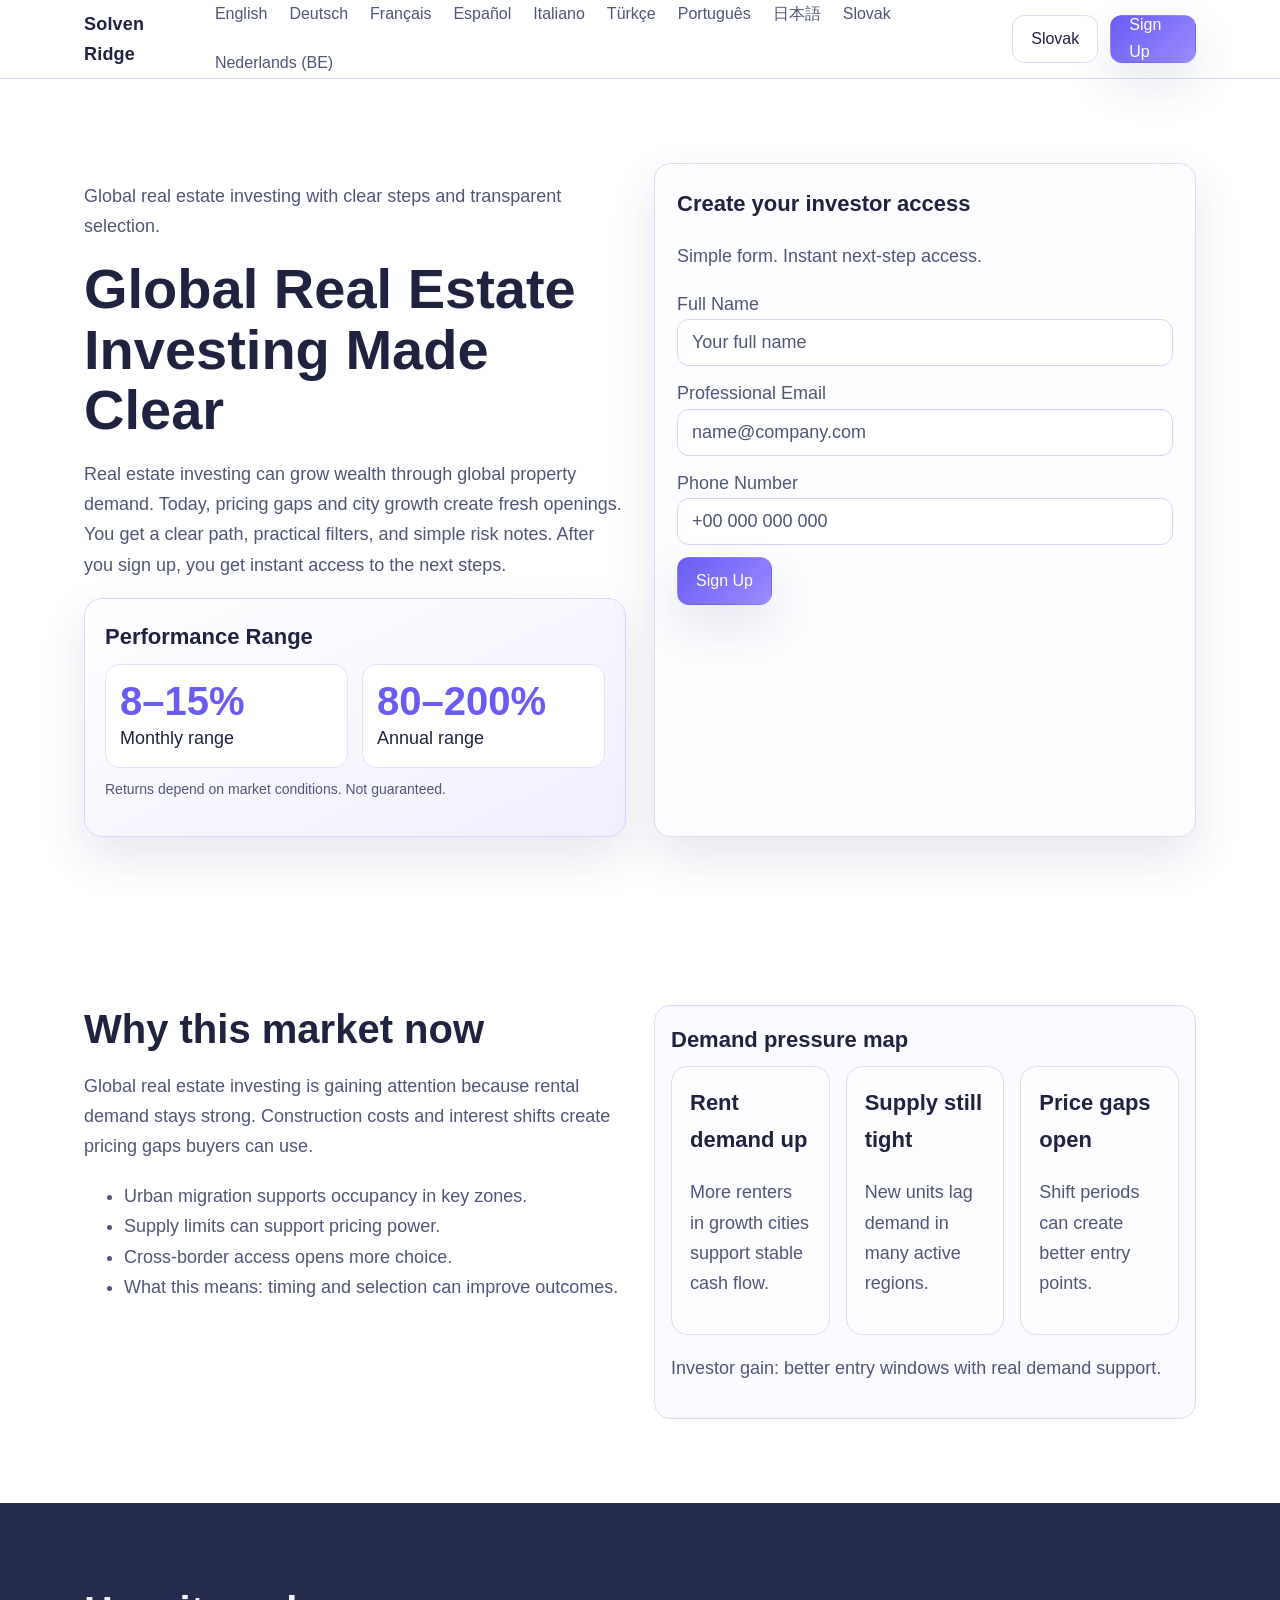
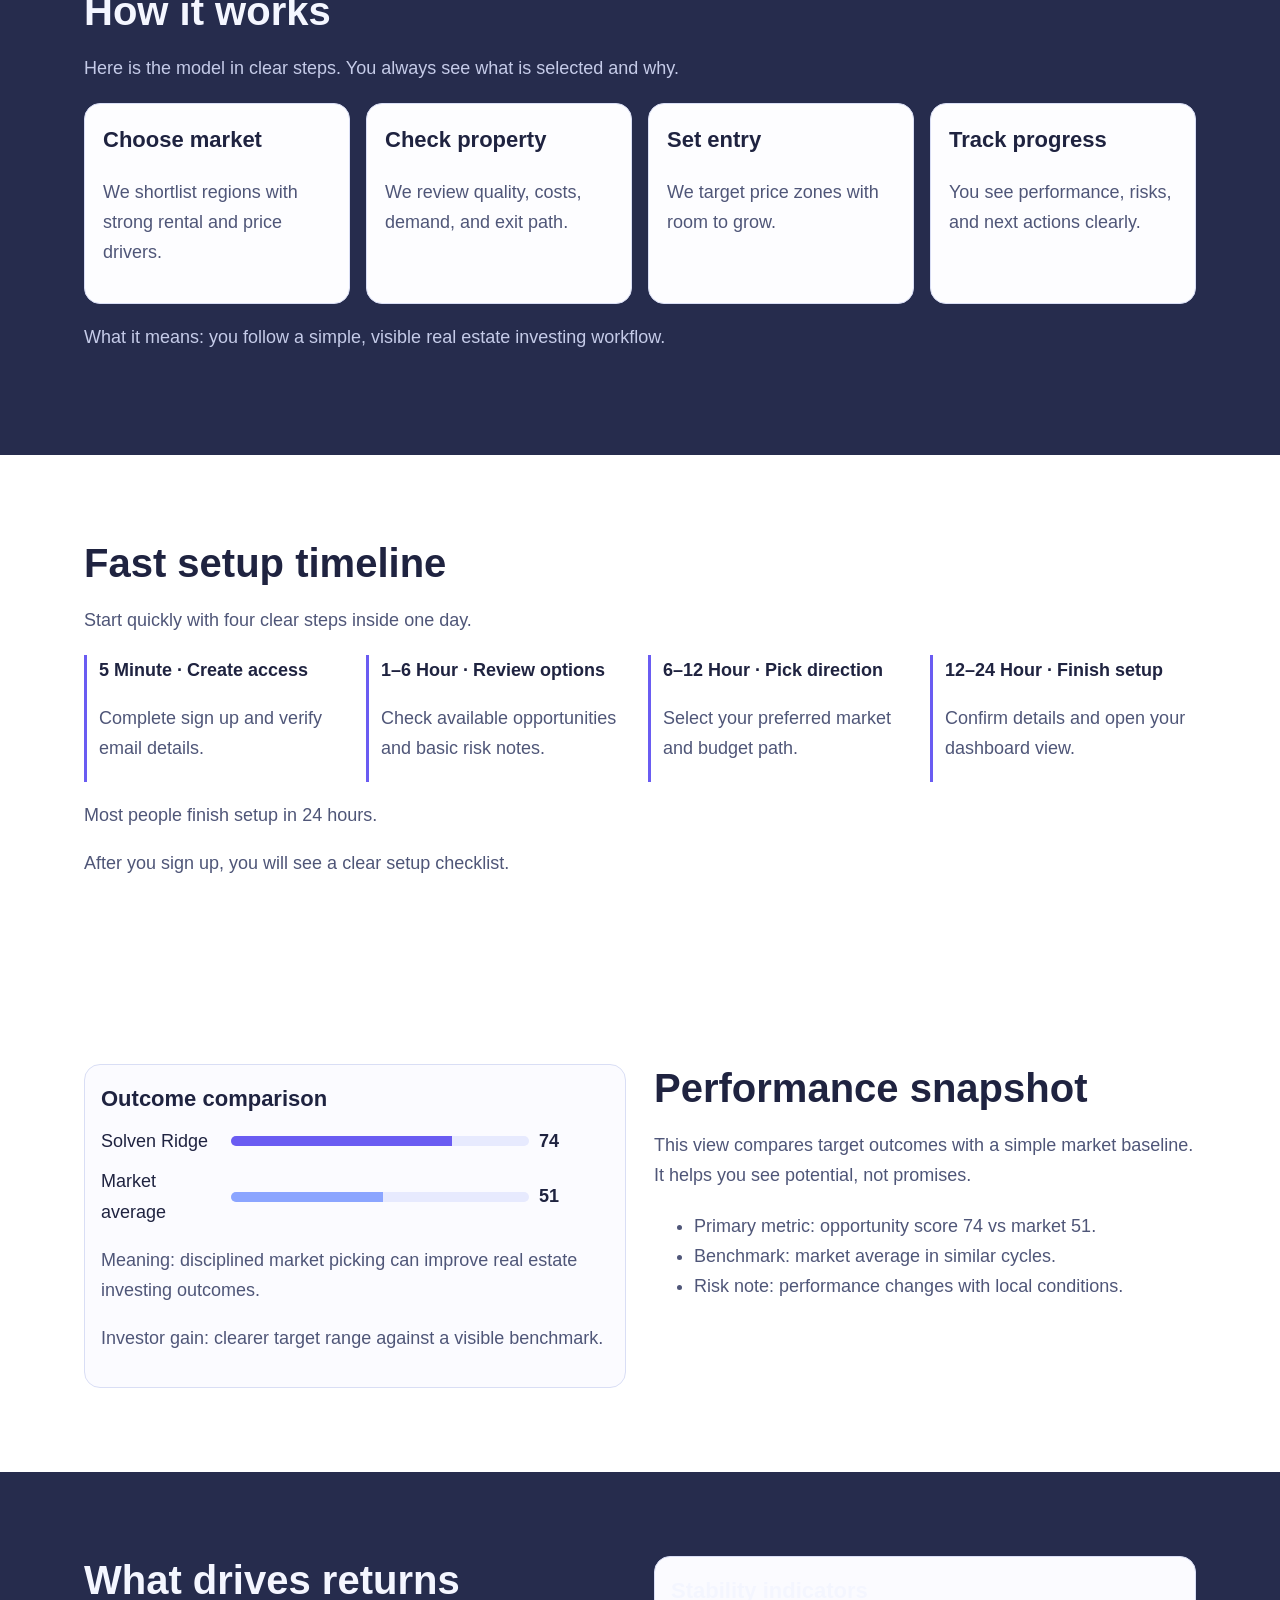
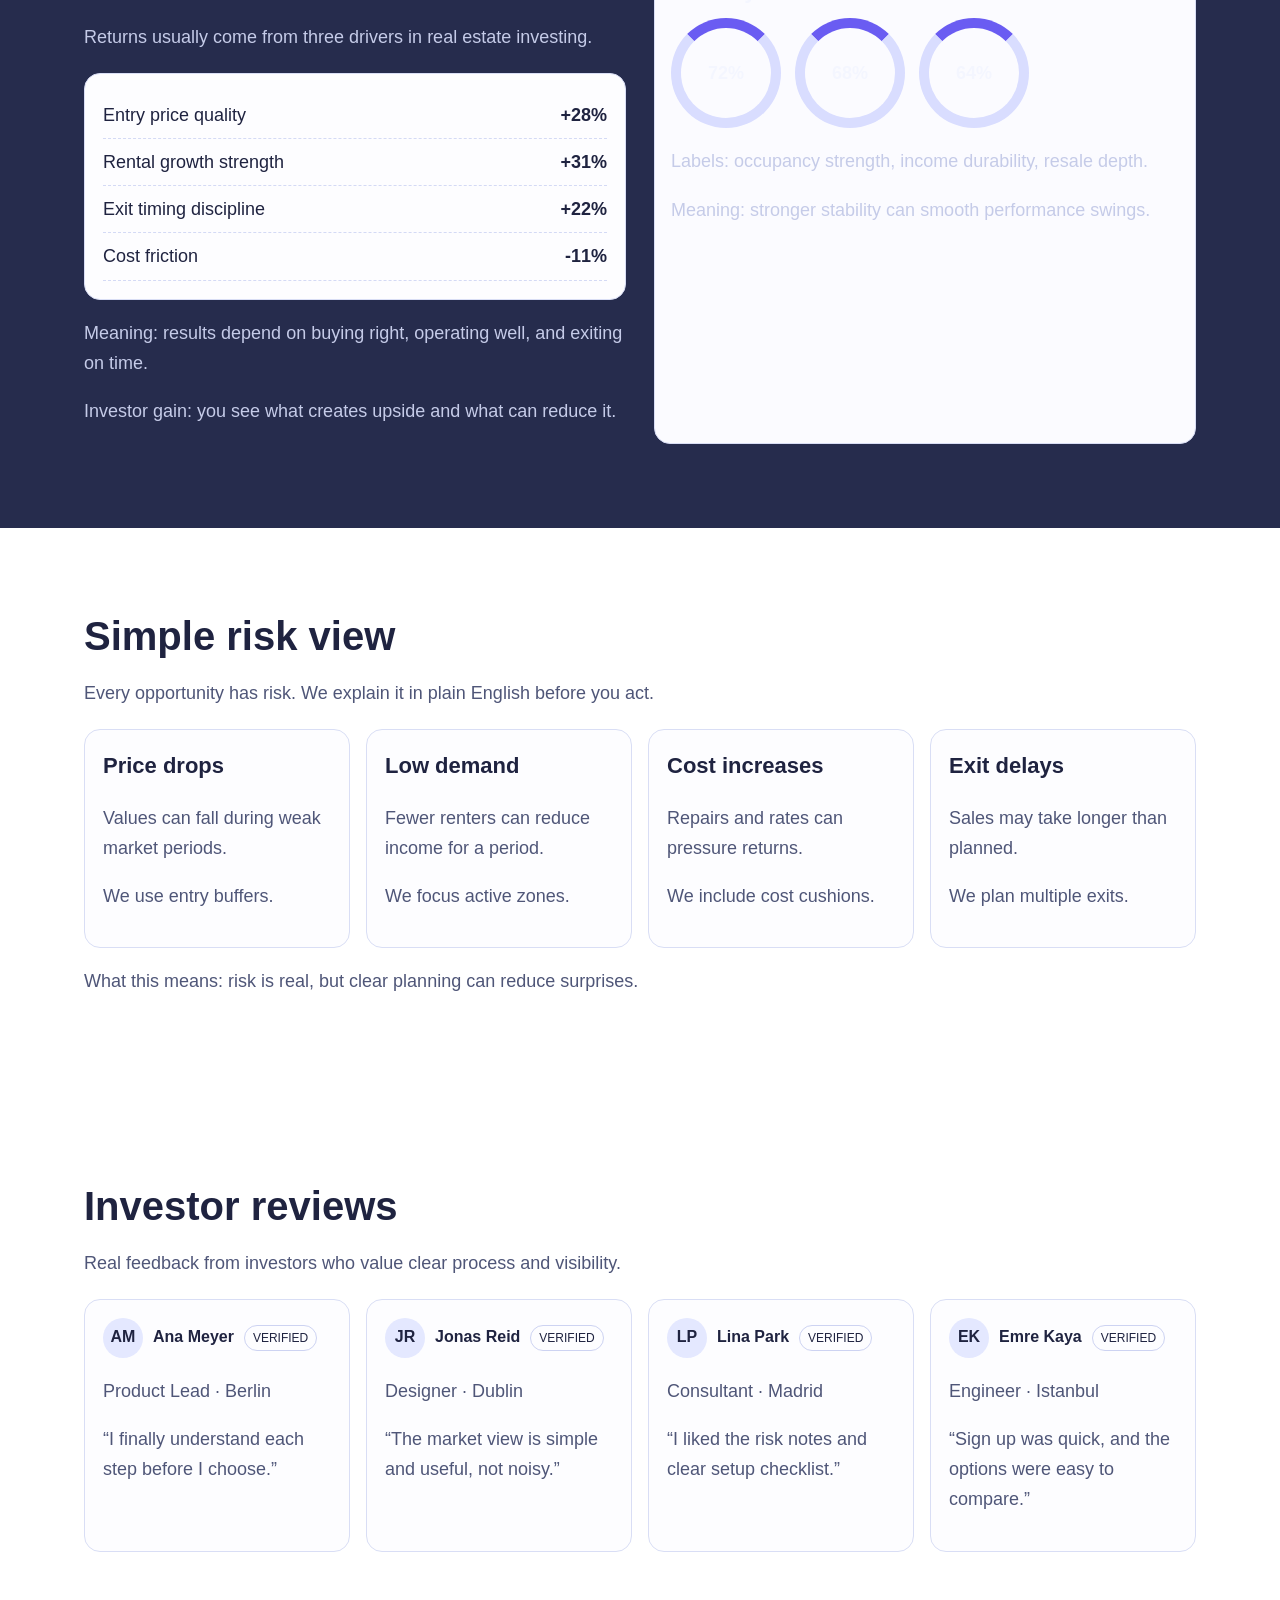
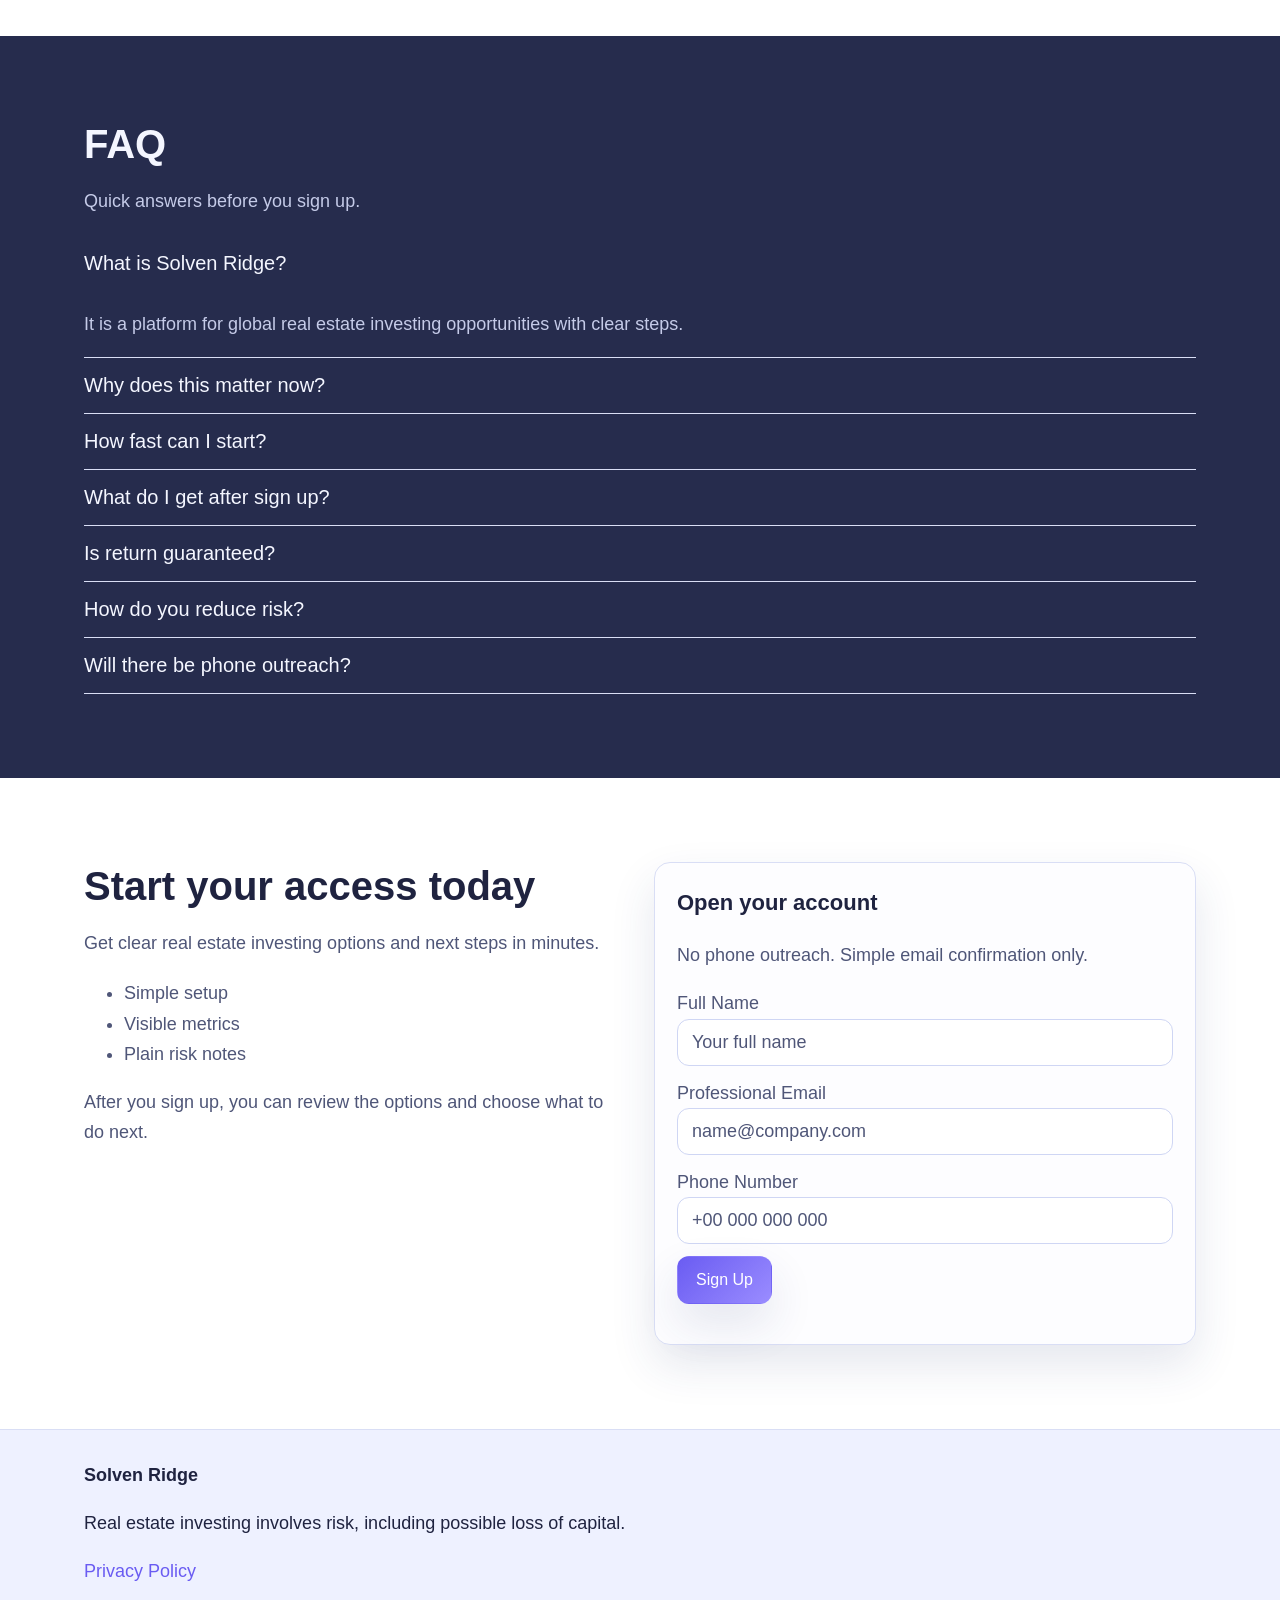
<file: sk/index.html>
<!doctype html>
<html lang="en">
<head>
  <meta charset="UTF-8" />
  <meta name="viewport" content="width=device-width, initial-scale=1" />
  <title>Solven Ridge Slovak | Real Estate Investing Opportunities</title>
  <meta name="description" content="Explore clear real estate investing opportunities, simple steps, and transparent risk notes." />
  <link rel="canonical" href="https://solvenridge.com/sk/index.html" />
  <meta property="og:title" content="Solven Ridge Slovak | Real Estate Investing Opportunities" />
  <meta property="og:description" content="Explore clear real estate investing opportunities, simple steps, and transparent risk notes." />
  <meta property="og:type" content="website" />
  <meta property="og:url" content="https://solvenridge.com/sk/index.html" />
  <meta name="twitter:card" content="summary_large_image" />
  <meta name="twitter:title" content="Solven Ridge Slovak | Real Estate Investing Opportunities" />
  <meta name="twitter:description" content="Explore clear real estate investing opportunities, simple steps, and transparent risk notes." />
  <link rel="alternate" hreflang="en" href="https://solvenridge.com/index.html"/>
  <link rel="alternate" hreflang="de" href="https://solvenridge.com/de/index.html"/>
  <link rel="alternate" hreflang="fr" href="https://solvenridge.com/fr/index.html"/>
  <link rel="alternate" hreflang="es" href="https://solvenridge.com/es/index.html"/>
  <link rel="alternate" hreflang="it" href="https://solvenridge.com/it/index.html"/>
  <link rel="alternate" hreflang="tr" href="https://solvenridge.com/tr/index.html"/>
  <link rel="alternate" hreflang="pt" href="https://solvenridge.com/pt/index.html"/>
  <link rel="alternate" hreflang="ja" href="https://solvenridge.com/jp/index.html"/>
  <link rel="alternate" hreflang="sk" href="https://solvenridge.com/sk/index.html"/>
  <link rel="alternate" hreflang="nl-BE" href="https://solvenridge.com/be/index.html"/>
  <link rel="stylesheet" href="../assets/style.css" />
</head>
<body>
<header class="site-header">
  <div class="container header-row">
    <a class="brand" href="../index.html">Solven Ridge</a>
    <nav class="nav-links" aria-label="Primary"><a href="../index.html">English</a>
<a href="../de/index.html">Deutsch</a>
<a href="../fr/index.html">Français</a>
<a href="../es/index.html">Español</a>
<a href="../it/index.html">Italiano</a>
<a href="../tr/index.html">Türkçe</a>
<a href="../pt/index.html">Português</a>
<a href="../jp/index.html">日本語</a>
<a href="../sk/index.html">Slovak</a>
<a href="../be/index.html">Nederlands (BE)</a></nav>
    <div class="header-right">
      <div class="lang-wrap">
        <button class="lang-toggle" aria-label="Toggle languages">Slovak</button>
        <div class="lang-menu"><a href="../index.html"><svg class='flag' viewBox='0 0 18 12' aria-hidden='true'><rect width='18' height='12' fill='#eef1ff'/><text x='9' y='8.5' font-size='5' text-anchor='middle' fill='#3a436f'>GB</text></svg><span>English</span></a>
<a href="../de/index.html"><svg class='flag' viewBox='0 0 18 12' aria-hidden='true'><rect width='18' height='12' fill='#eef1ff'/><text x='9' y='8.5' font-size='5' text-anchor='middle' fill='#3a436f'>DE</text></svg><span>Deutsch</span></a>
<a href="../fr/index.html"><svg class='flag' viewBox='0 0 18 12' aria-hidden='true'><rect width='18' height='12' fill='#eef1ff'/><text x='9' y='8.5' font-size='5' text-anchor='middle' fill='#3a436f'>FR</text></svg><span>Français</span></a>
<a href="../es/index.html"><svg class='flag' viewBox='0 0 18 12' aria-hidden='true'><rect width='18' height='12' fill='#eef1ff'/><text x='9' y='8.5' font-size='5' text-anchor='middle' fill='#3a436f'>ES</text></svg><span>Español</span></a>
<a href="../it/index.html"><svg class='flag' viewBox='0 0 18 12' aria-hidden='true'><rect width='18' height='12' fill='#eef1ff'/><text x='9' y='8.5' font-size='5' text-anchor='middle' fill='#3a436f'>IT</text></svg><span>Italiano</span></a>
<a href="../tr/index.html"><svg class='flag' viewBox='0 0 18 12' aria-hidden='true'><rect width='18' height='12' fill='#eef1ff'/><text x='9' y='8.5' font-size='5' text-anchor='middle' fill='#3a436f'>TR</text></svg><span>Türkçe</span></a>
<a href="../pt/index.html"><svg class='flag' viewBox='0 0 18 12' aria-hidden='true'><rect width='18' height='12' fill='#eef1ff'/><text x='9' y='8.5' font-size='5' text-anchor='middle' fill='#3a436f'>PT</text></svg><span>Português</span></a>
<a href="../jp/index.html"><svg class='flag' viewBox='0 0 18 12' aria-hidden='true'><rect width='18' height='12' fill='#eef1ff'/><text x='9' y='8.5' font-size='5' text-anchor='middle' fill='#3a436f'>JP</text></svg><span>日本語</span></a>
<a href="../sk/index.html"><svg class='flag' viewBox='0 0 18 12' aria-hidden='true'><rect width='18' height='12' fill='#eef1ff'/><text x='9' y='8.5' font-size='5' text-anchor='middle' fill='#3a436f'>SK</text></svg><span>Slovak</span></a>
<a href="../be/index.html"><svg class='flag' viewBox='0 0 18 12' aria-hidden='true'><rect width='18' height='12' fill='#eef1ff'/><text x='9' y='8.5' font-size='5' text-anchor='middle' fill='#3a436f'>BE</text></svg><span>Nederlands (BE)</span></a></div>
      </div>
      <a class="btn btn-primary" href="#signup">Sign Up</a>
      <button class="menu-btn" aria-label="Open menu">☰</button>
    </div>
  </div>
</header>
<div class="mobile-drawer" aria-hidden="true">
  <div class="drawer-backdrop"></div>
  <aside class="drawer-panel" role="dialog" aria-modal="true">
    <div class="drawer-head"><strong>Menu</strong><button class="drawer-close" aria-label="Close menu">✕</button></div>
    <div class="drawer-links">
      <a href="#why">Why market</a><a href="#model">How it works</a><a href="#metrics">Performance</a><a href="#faq">FAQ</a>
      <div class="lang-wrap"><button class="lang-toggle">Slovak</button><div class="lang-menu"><a href="../index.html"><svg class='flag' viewBox='0 0 18 12' aria-hidden='true'><rect width='18' height='12' fill='#eef1ff'/><text x='9' y='8.5' font-size='5' text-anchor='middle' fill='#3a436f'>GB</text></svg><span>English</span></a>
<a href="../de/index.html"><svg class='flag' viewBox='0 0 18 12' aria-hidden='true'><rect width='18' height='12' fill='#eef1ff'/><text x='9' y='8.5' font-size='5' text-anchor='middle' fill='#3a436f'>DE</text></svg><span>Deutsch</span></a>
<a href="../fr/index.html"><svg class='flag' viewBox='0 0 18 12' aria-hidden='true'><rect width='18' height='12' fill='#eef1ff'/><text x='9' y='8.5' font-size='5' text-anchor='middle' fill='#3a436f'>FR</text></svg><span>Français</span></a>
<a href="../es/index.html"><svg class='flag' viewBox='0 0 18 12' aria-hidden='true'><rect width='18' height='12' fill='#eef1ff'/><text x='9' y='8.5' font-size='5' text-anchor='middle' fill='#3a436f'>ES</text></svg><span>Español</span></a>
<a href="../it/index.html"><svg class='flag' viewBox='0 0 18 12' aria-hidden='true'><rect width='18' height='12' fill='#eef1ff'/><text x='9' y='8.5' font-size='5' text-anchor='middle' fill='#3a436f'>IT</text></svg><span>Italiano</span></a>
<a href="../tr/index.html"><svg class='flag' viewBox='0 0 18 12' aria-hidden='true'><rect width='18' height='12' fill='#eef1ff'/><text x='9' y='8.5' font-size='5' text-anchor='middle' fill='#3a436f'>TR</text></svg><span>Türkçe</span></a>
<a href="../pt/index.html"><svg class='flag' viewBox='0 0 18 12' aria-hidden='true'><rect width='18' height='12' fill='#eef1ff'/><text x='9' y='8.5' font-size='5' text-anchor='middle' fill='#3a436f'>PT</text></svg><span>Português</span></a>
<a href="../jp/index.html"><svg class='flag' viewBox='0 0 18 12' aria-hidden='true'><rect width='18' height='12' fill='#eef1ff'/><text x='9' y='8.5' font-size='5' text-anchor='middle' fill='#3a436f'>JP</text></svg><span>日本語</span></a>
<a href="../sk/index.html"><svg class='flag' viewBox='0 0 18 12' aria-hidden='true'><rect width='18' height='12' fill='#eef1ff'/><text x='9' y='8.5' font-size='5' text-anchor='middle' fill='#3a436f'>SK</text></svg><span>Slovak</span></a>
<a href="../be/index.html"><svg class='flag' viewBox='0 0 18 12' aria-hidden='true'><rect width='18' height='12' fill='#eef1ff'/><text x='9' y='8.5' font-size='5' text-anchor='middle' fill='#3a436f'>BE</text></svg><span>Nederlands (BE)</span></a></div></div>
      <a class="btn btn-primary" href="#signup">Sign Up</a>
    </div>
  </aside>
</div>

<section class="section light">
  <div class="container hero-grid">
    <div>
      <p>Global real estate investing with clear steps and transparent selection.</p>
      <h1>Global Real Estate Investing Made Clear</h1>
      <p>Real estate investing can grow wealth through global property demand. Today, pricing gaps and city growth create fresh openings. You get a clear path, practical filters, and simple risk notes. After you sign up, you get instant access to the next steps.</p>
      <div class="hero-performance">
        <h3>Performance Range</h3>
        <div class="perf-grid">
          <div class="perf-item"><div class="perf-value">8–15%</div><div class="muted">Monthly range</div></div>
          <div class="perf-item"><div class="perf-value">80–200%</div><div class="muted">Annual range</div></div>
        </div>
        <p class="perf-note">Returns depend on market conditions. Not guaranteed.</p>
      </div>
    </div>
    <form class="form-card" id="signup">
      <h3 class="form-title">Create your investor access</h3>
      <p class="form-sub">Simple form. Instant next-step access.</p>
      <label>Full Name</label><input required placeholder="Your full name" />
      <label>Professional Email</label><input type="email" required placeholder="name@company.com" />
      <label>Phone Number</label><input required placeholder="+00 000 000 000" />
      <button class="btn btn-primary" type="submit">Sign Up</button>
      <p class="form-confirm muted"></p>
    </form>
  </div>
</section>

<section class="section light" id="why"><div class="container split"><div>
  <h2>Why this market now</h2><p class="section-intro">Global real estate investing is gaining attention because rental demand stays strong. Construction costs and interest shifts create pricing gaps buyers can use.</p>
  <ul><li>Urban migration supports occupancy in key zones.</li><li>Supply limits can support pricing power.</li><li>Cross-border access opens more choice.</li><li>What this means: timing and selection can improve outcomes.</li></ul>
</div><div class="visual"><h3>Demand pressure map</h3><div class="grid-3"><div class="card"><h3>Rent demand up</h3><p>More renters in growth cities support stable cash flow.</p></div><div class="card"><h3>Supply still tight</h3><p>New units lag demand in many active regions.</p></div><div class="card"><h3>Price gaps open</h3><p>Shift periods can create better entry points.</p></div></div><p>Investor gain: better entry windows with real demand support.</p></div></div></section>

<section class="section dark" id="model"><div class="container"><h2>How it works</h2><p class="section-intro">Here is the model in clear steps. You always see what is selected and why.</p><div class="grid-4">
<div class="card"><h3>Choose market</h3><p>We shortlist regions with strong rental and price drivers.</p></div>
<div class="card"><h3>Check property</h3><p>We review quality, costs, demand, and exit path.</p></div>
<div class="card"><h3>Set entry</h3><p>We target price zones with room to grow.</p></div>
<div class="card"><h3>Track progress</h3><p>You see performance, risks, and next actions clearly.</p></div>
</div><p>What it means: you follow a simple, visible real estate investing workflow.</p></div></section>

<section class="section light"><div class="container"><h2>Fast setup timeline</h2><p class="section-intro">Start quickly with four clear steps inside one day.</p><div class="grid-4">
<div class="process-step"><strong>5 Minute · Create access</strong><p>Complete sign up and verify email details.</p></div>
<div class="process-step"><strong>1–6 Hour · Review options</strong><p>Check available opportunities and basic risk notes.</p></div>
<div class="process-step"><strong>6–12 Hour · Pick direction</strong><p>Select your preferred market and budget path.</p></div>
<div class="process-step"><strong>12–24 Hour · Finish setup</strong><p>Confirm details and open your dashboard view.</p></div>
</div><p>Most people finish setup in 24 hours.</p><p>After you sign up, you will see a clear setup checklist.</p></div></section>

<section class="section light" id="metrics"><div class="container split"><div class="visual"><h3>Outcome comparison</h3><div class="compare">
<div class="row-bar"><span>Solven Ridge</span><div class="track"><div class="fill-a" style="width:74%"></div></div><strong>74</strong></div>
<div class="row-bar"><span>Market average</span><div class="track"><div class="fill-b" style="width:51%"></div></div><strong>51</strong></div>
</div><p>Meaning: disciplined market picking can improve real estate investing outcomes.</p><p>Investor gain: clearer target range against a visible benchmark.</p></div><div>
<h2>Performance snapshot</h2><p class="section-intro">This view compares target outcomes with a simple market baseline. It helps you see potential, not promises.</p>
<ul><li>Primary metric: opportunity score 74 vs market 51.</li><li>Benchmark: market average in similar cycles.</li><li>Risk note: performance changes with local conditions.</li></ul>
</div></div></section>

<section class="section dark"><div class="container split"><div><h2>What drives returns</h2><p class="section-intro">Returns usually come from three drivers in real estate investing.</p><div class="waterfall card"><div class="step"><span>Entry price quality</span><strong>+28%</strong></div><div class="step"><span>Rental growth strength</span><strong>+31%</strong></div><div class="step"><span>Exit timing discipline</span><strong>+22%</strong></div><div class="step"><span>Cost friction</span><strong>-11%</strong></div></div><p>Meaning: results depend on buying right, operating well, and exiting on time.</p><p>Investor gain: you see what creates upside and what can reduce it.</p></div>
<div class="visual"><h3>Stability indicators</h3><div class="rings"><div class="ring">72%</div><div class="ring">68%</div><div class="ring">64%</div></div><p>Labels: occupancy strength, income durability, resale depth.</p><p>Meaning: stronger stability can smooth performance swings.</p></div></div></section>

<section class="section light"><div class="container"><h2>Simple risk view</h2><p class="section-intro">Every opportunity has risk. We explain it in plain English before you act.</p><div class="grid-4">
<div class="card"><h3>Price drops</h3><p>Values can fall during weak market periods.</p><p class="muted">We use entry buffers.</p></div>
<div class="card"><h3>Low demand</h3><p>Fewer renters can reduce income for a period.</p><p class="muted">We focus active zones.</p></div>
<div class="card"><h3>Cost increases</h3><p>Repairs and rates can pressure returns.</p><p class="muted">We include cost cushions.</p></div>
<div class="card"><h3>Exit delays</h3><p>Sales may take longer than planned.</p><p class="muted">We plan multiple exits.</p></div>
</div><p>What this means: risk is real, but clear planning can reduce surprises.</p></div></section>

<section class="section light reviews"><div class="container"><h2>Investor reviews</h2><p class="section-intro">Real feedback from investors who value clear process and visibility.</p><div class="grid-4">
<div class="card"><div class="card-top"><div class="avatar">AM</div><strong>Ana Meyer</strong><span class="verified">VERIFIED</span></div><p class="muted">Product Lead · Berlin</p><p>“I finally understand each step before I choose.”</p></div>
<div class="card"><div class="card-top"><div class="avatar">JR</div><strong>Jonas Reid</strong><span class="verified">VERIFIED</span></div><p class="muted">Designer · Dublin</p><p>“The market view is simple and useful, not noisy.”</p></div>
<div class="card"><div class="card-top"><div class="avatar">LP</div><strong>Lina Park</strong><span class="verified">VERIFIED</span></div><p class="muted">Consultant · Madrid</p><p>“I liked the risk notes and clear setup checklist.”</p></div>
<div class="card"><div class="card-top"><div class="avatar">EK</div><strong>Emre Kaya</strong><span class="verified">VERIFIED</span></div><p class="muted">Engineer · Istanbul</p><p>“Sign up was quick, and the options were easy to compare.”</p></div>
</div></div></section>

<section class="section dark" id="faq"><div class="container"><h2>FAQ</h2><p class="section-intro">Quick answers before you sign up.</p>
<div class="faq-item open"><button class="faq-q">What is Solven Ridge?</button><div class="faq-a"><p>It is a platform for global real estate investing opportunities with clear steps.</p></div></div>
<div class="faq-item"><button class="faq-q">Why does this matter now?</button><div class="faq-a"><p>Pricing gaps and demand shifts can create better entry moments.</p></div></div>
<div class="faq-item"><button class="faq-q">How fast can I start?</button><div class="faq-a"><p>Most people finish setup in 24 hours.</p></div></div>
<div class="faq-item"><button class="faq-q">What do I get after sign up?</button><div class="faq-a"><p>After you sign up, you can review the options and choose what to do next.</p></div></div>
<div class="faq-item"><button class="faq-q">Is return guaranteed?</button><div class="faq-a"><p>No. Returns depend on market conditions and are not guaranteed.</p></div></div>
<div class="faq-item"><button class="faq-q">How do you reduce risk?</button><div class="faq-a"><p>We use clear filters, cost buffers, and multiple exit plans.</p></div></div>
<div class="faq-item"><button class="faq-q">Will there be phone outreach?</button><div class="faq-a"><p>No phone outreach. We may send a short email to confirm your details.</p></div></div>
</div></section>

<section class="section light"><div class="container split"><div><h2>Start your access today</h2><p class="section-intro">Get clear real estate investing options and next steps in minutes.</p><ul><li>Simple setup</li><li>Visible metrics</li><li>Plain risk notes</li></ul><p>After you sign up, you can review the options and choose what to do next.</p></div>
<form class="form-card"><h3 class="form-title">Open your account</h3><p class="form-sub">No phone outreach. Simple email confirmation only.</p><label>Full Name</label><input required placeholder="Your full name"/><label>Professional Email</label><input type="email" required placeholder="name@company.com"/><label>Phone Number</label><input required placeholder="+00 000 000 000"/><button class="btn btn-primary" type="submit">Sign Up</button><p class="form-confirm muted"></p></form>
</div></section>

<footer class="footer"><div class="container"><strong>Solven Ridge</strong><p>Real estate investing involves risk, including possible loss of capital.</p><a href="#" data-open-modal>Privacy Policy</a></div></footer>

<div class="modal" id="privacy-modal" role="dialog" aria-modal="true" aria-label="Privacy Policy">
  <div class="modal-panel">
    <button class="modal-close-top" data-close-modal aria-label="Close policy">✕</button>
    <h2>Privacy Policy</h2>
    <p><strong>Introduction:</strong> We explain data use in simple words.</p>
    <p><strong>Data collection:</strong> We collect name, email, and phone details you submit.</p>
    <p><strong>Legal basis:</strong> We process data to provide requested access.</p>
    <p><strong>Cookies:</strong> We use basic cookies for security and site function.</p>
    <p><strong>Retention:</strong> We keep data only as long as needed.</p>
    <p><strong>Third-party sharing:</strong> We share with service partners only when required.</p>
    <p><strong>Security:</strong> We use technical and process safeguards.</p>
    <p><strong>User rights:</strong> You can request access, correction, or deletion.</p>
    <p><strong>International transfers:</strong> Data may be processed across regions with protections.</p>
    <p><strong>Industry risk disclosure:</strong> Investing can lose value and returns are not guaranteed.</p>
    <p><strong>Contact:</strong> privacy@solvenridge.com</p>
    <div class="modal-footer"><button class="btn" data-close-modal>Close</button></div>
  </div>
</div>

<script type="application/ld+json">{"@context":"https://schema.org","@graph":[{"@type":"Organization","name":"Solven Ridge","url":"https://solvenridge.com"},{"@type":"WebSite","name":"Solven Ridge","url":"https://solvenridge.com"},{"@type":"FAQPage","mainEntity":[{"@type":"Question","name":"What is Solven Ridge?","acceptedAnswer":{"@type":"Answer","text":"A platform with clear global real estate investing opportunities."}},{"@type":"Question","name":"Is return guaranteed?","acceptedAnswer":{"@type":"Answer","text":"No. Returns depend on market conditions."}}]},{"@type":"Review","author":{"@type":"Person","name":"Ana Meyer"},"reviewBody":"I finally understand each step before I choose.","reviewRating":{"@type":"Rating","ratingValue":"5"}}]}</script>
<script defer src="../assets/app.js"></script>
</body></html>
</file>
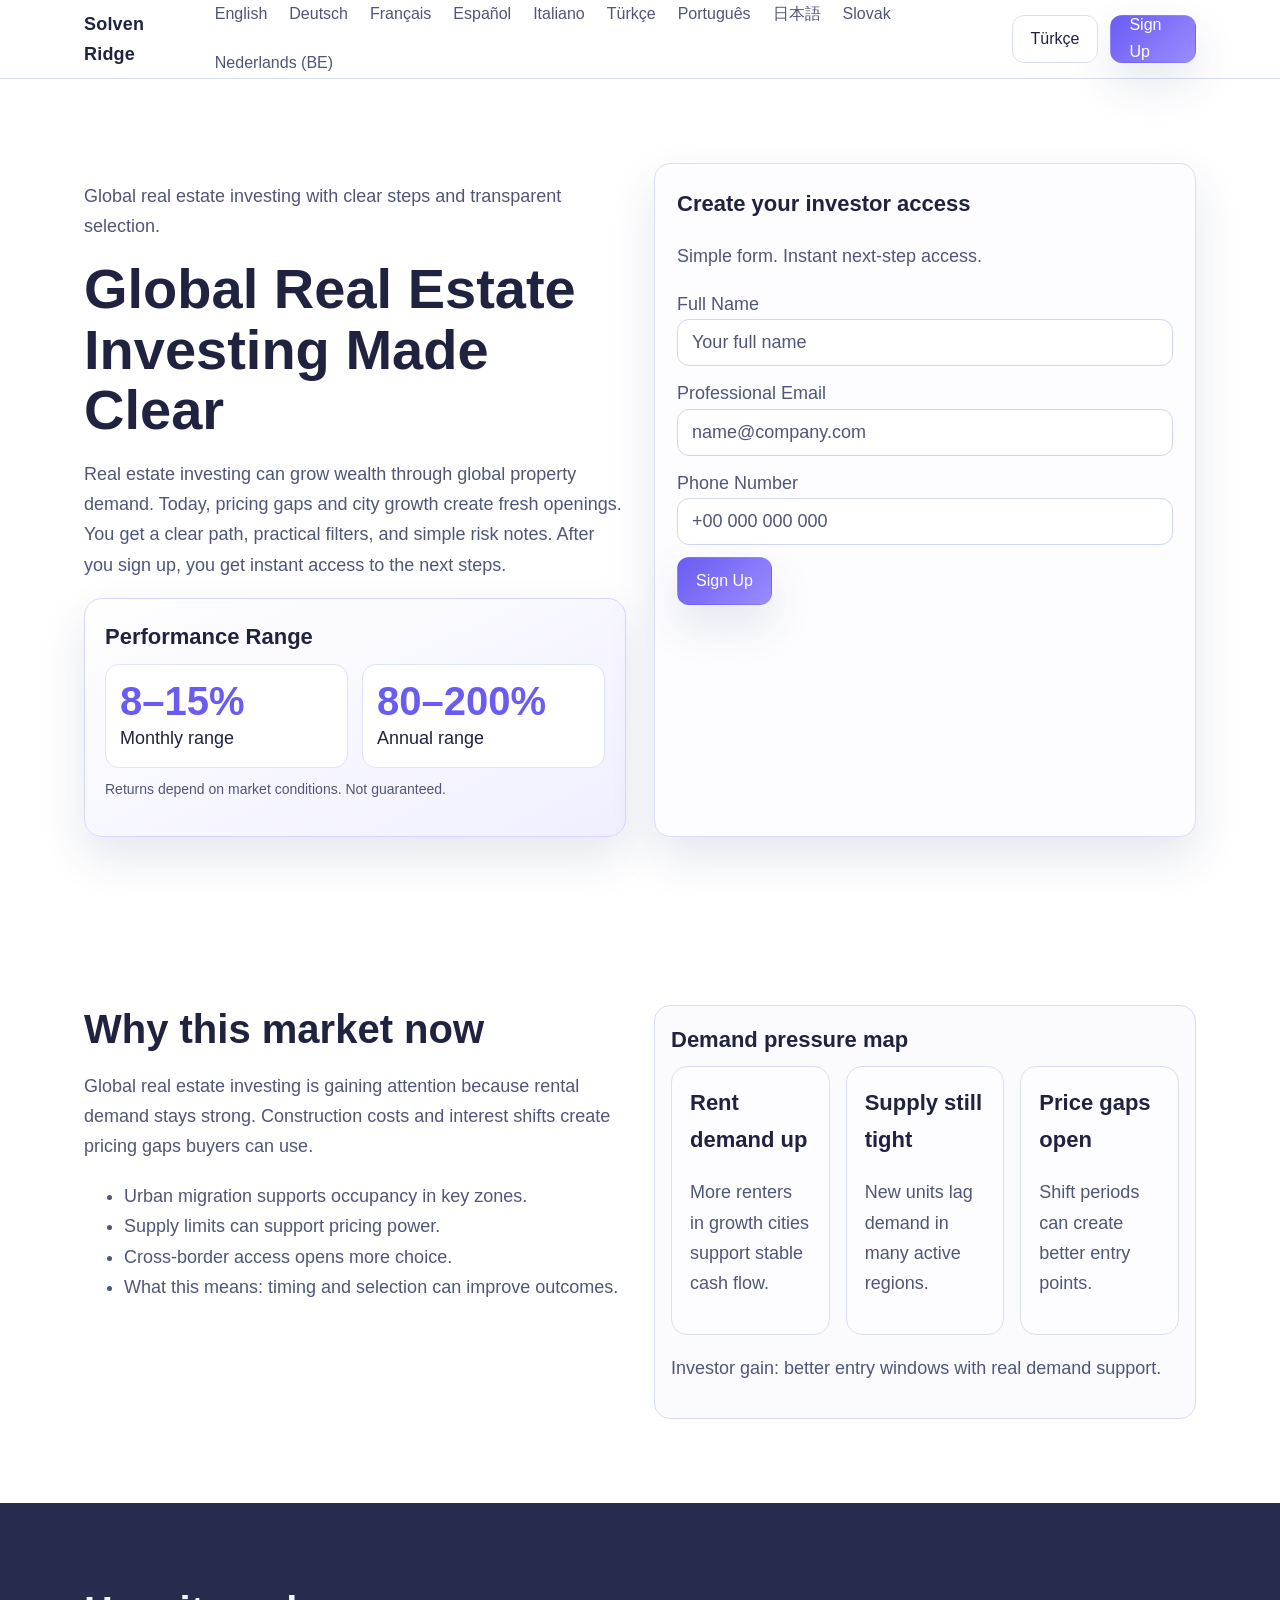
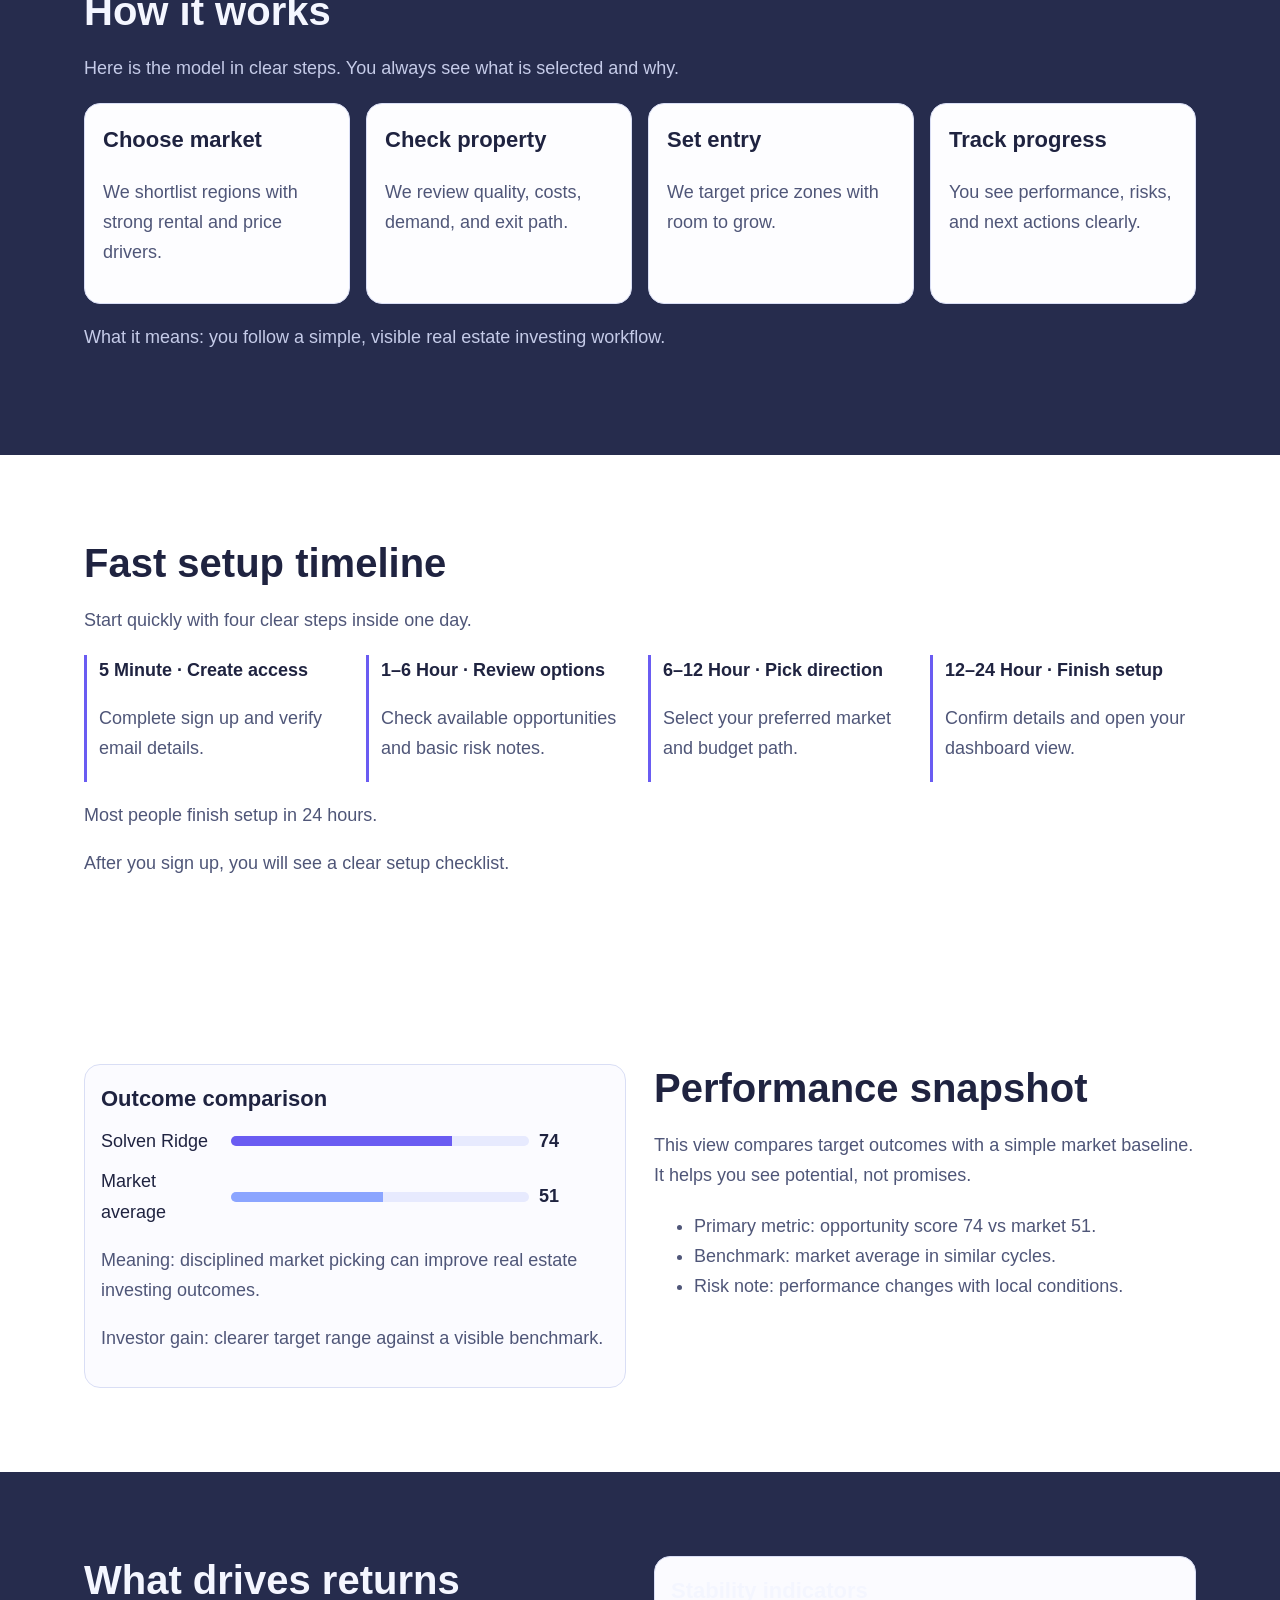
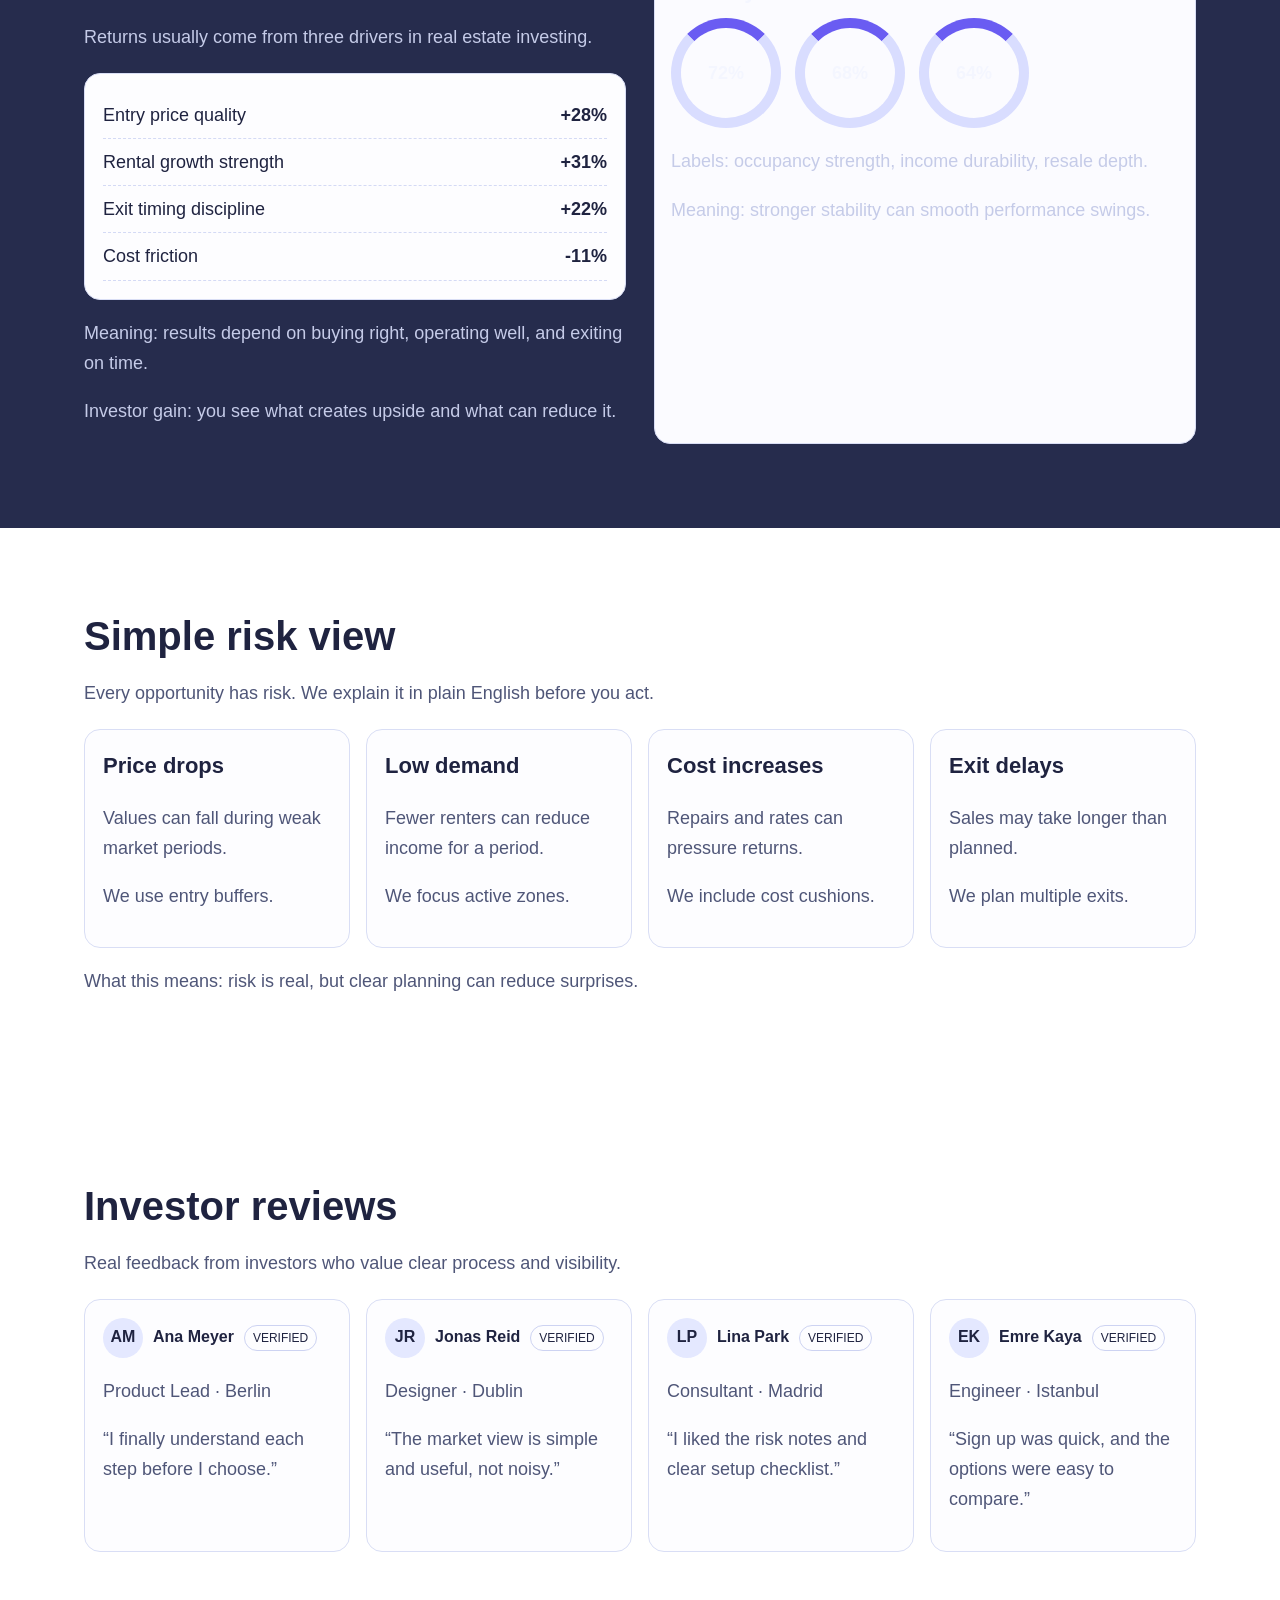
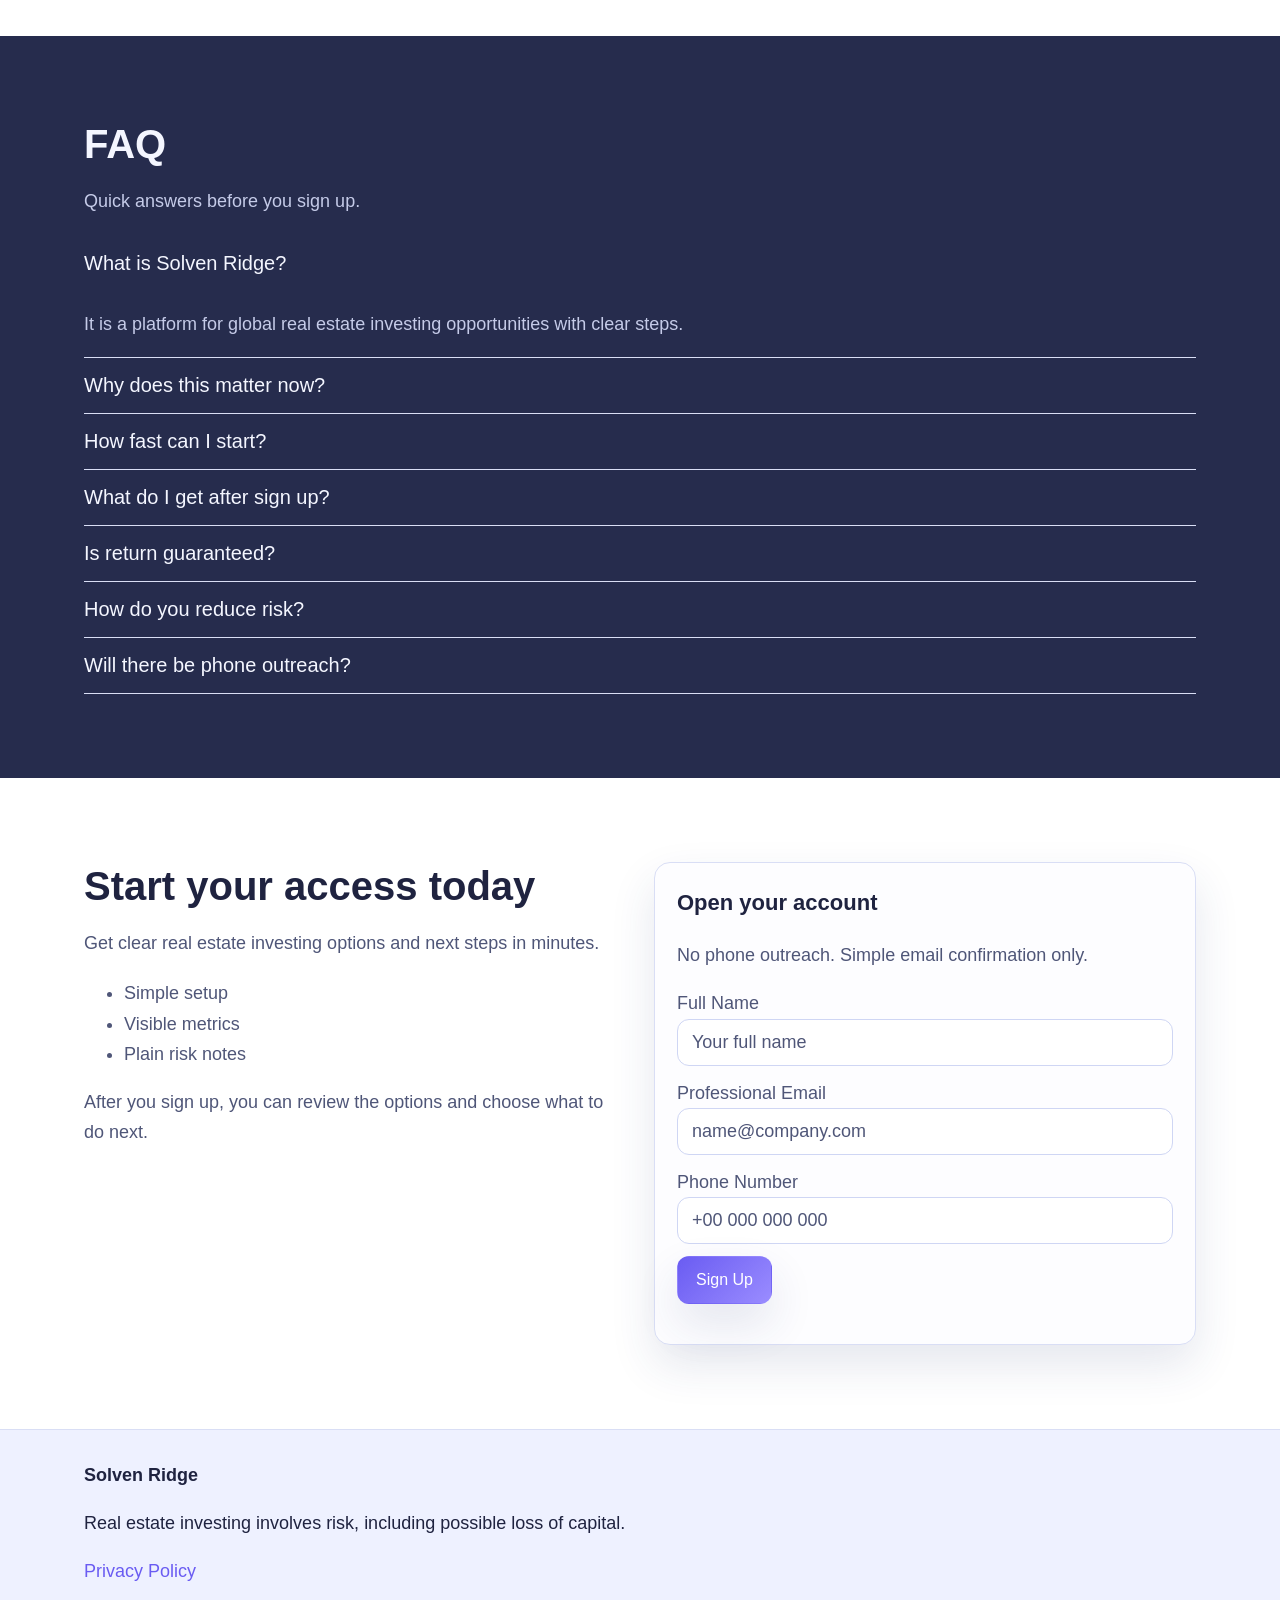
<file: tr/index.html>
<!doctype html>
<html lang="en">
<head>
  <meta charset="UTF-8" />
  <meta name="viewport" content="width=device-width, initial-scale=1" />
  <title>Solven Ridge Türkçe | Real Estate Investing Opportunities</title>
  <meta name="description" content="Explore clear real estate investing opportunities, simple steps, and transparent risk notes." />
  <link rel="canonical" href="https://solvenridge.com/tr/index.html" />
  <meta property="og:title" content="Solven Ridge Türkçe | Real Estate Investing Opportunities" />
  <meta property="og:description" content="Explore clear real estate investing opportunities, simple steps, and transparent risk notes." />
  <meta property="og:type" content="website" />
  <meta property="og:url" content="https://solvenridge.com/tr/index.html" />
  <meta name="twitter:card" content="summary_large_image" />
  <meta name="twitter:title" content="Solven Ridge Türkçe | Real Estate Investing Opportunities" />
  <meta name="twitter:description" content="Explore clear real estate investing opportunities, simple steps, and transparent risk notes." />
  <link rel="alternate" hreflang="en" href="https://solvenridge.com/index.html"/>
  <link rel="alternate" hreflang="de" href="https://solvenridge.com/de/index.html"/>
  <link rel="alternate" hreflang="fr" href="https://solvenridge.com/fr/index.html"/>
  <link rel="alternate" hreflang="es" href="https://solvenridge.com/es/index.html"/>
  <link rel="alternate" hreflang="it" href="https://solvenridge.com/it/index.html"/>
  <link rel="alternate" hreflang="tr" href="https://solvenridge.com/tr/index.html"/>
  <link rel="alternate" hreflang="pt" href="https://solvenridge.com/pt/index.html"/>
  <link rel="alternate" hreflang="ja" href="https://solvenridge.com/jp/index.html"/>
  <link rel="alternate" hreflang="sk" href="https://solvenridge.com/sk/index.html"/>
  <link rel="alternate" hreflang="nl-BE" href="https://solvenridge.com/be/index.html"/>
  <link rel="stylesheet" href="../assets/style.css" />
</head>
<body>
<header class="site-header">
  <div class="container header-row">
    <a class="brand" href="../index.html">Solven Ridge</a>
    <nav class="nav-links" aria-label="Primary"><a href="../index.html">English</a>
<a href="../de/index.html">Deutsch</a>
<a href="../fr/index.html">Français</a>
<a href="../es/index.html">Español</a>
<a href="../it/index.html">Italiano</a>
<a href="../tr/index.html">Türkçe</a>
<a href="../pt/index.html">Português</a>
<a href="../jp/index.html">日本語</a>
<a href="../sk/index.html">Slovak</a>
<a href="../be/index.html">Nederlands (BE)</a></nav>
    <div class="header-right">
      <div class="lang-wrap">
        <button class="lang-toggle" aria-label="Toggle languages">Türkçe</button>
        <div class="lang-menu"><a href="../index.html"><svg class='flag' viewBox='0 0 18 12' aria-hidden='true'><rect width='18' height='12' fill='#eef1ff'/><text x='9' y='8.5' font-size='5' text-anchor='middle' fill='#3a436f'>GB</text></svg><span>English</span></a>
<a href="../de/index.html"><svg class='flag' viewBox='0 0 18 12' aria-hidden='true'><rect width='18' height='12' fill='#eef1ff'/><text x='9' y='8.5' font-size='5' text-anchor='middle' fill='#3a436f'>DE</text></svg><span>Deutsch</span></a>
<a href="../fr/index.html"><svg class='flag' viewBox='0 0 18 12' aria-hidden='true'><rect width='18' height='12' fill='#eef1ff'/><text x='9' y='8.5' font-size='5' text-anchor='middle' fill='#3a436f'>FR</text></svg><span>Français</span></a>
<a href="../es/index.html"><svg class='flag' viewBox='0 0 18 12' aria-hidden='true'><rect width='18' height='12' fill='#eef1ff'/><text x='9' y='8.5' font-size='5' text-anchor='middle' fill='#3a436f'>ES</text></svg><span>Español</span></a>
<a href="../it/index.html"><svg class='flag' viewBox='0 0 18 12' aria-hidden='true'><rect width='18' height='12' fill='#eef1ff'/><text x='9' y='8.5' font-size='5' text-anchor='middle' fill='#3a436f'>IT</text></svg><span>Italiano</span></a>
<a href="../tr/index.html"><svg class='flag' viewBox='0 0 18 12' aria-hidden='true'><rect width='18' height='12' fill='#eef1ff'/><text x='9' y='8.5' font-size='5' text-anchor='middle' fill='#3a436f'>TR</text></svg><span>Türkçe</span></a>
<a href="../pt/index.html"><svg class='flag' viewBox='0 0 18 12' aria-hidden='true'><rect width='18' height='12' fill='#eef1ff'/><text x='9' y='8.5' font-size='5' text-anchor='middle' fill='#3a436f'>PT</text></svg><span>Português</span></a>
<a href="../jp/index.html"><svg class='flag' viewBox='0 0 18 12' aria-hidden='true'><rect width='18' height='12' fill='#eef1ff'/><text x='9' y='8.5' font-size='5' text-anchor='middle' fill='#3a436f'>JP</text></svg><span>日本語</span></a>
<a href="../sk/index.html"><svg class='flag' viewBox='0 0 18 12' aria-hidden='true'><rect width='18' height='12' fill='#eef1ff'/><text x='9' y='8.5' font-size='5' text-anchor='middle' fill='#3a436f'>SK</text></svg><span>Slovak</span></a>
<a href="../be/index.html"><svg class='flag' viewBox='0 0 18 12' aria-hidden='true'><rect width='18' height='12' fill='#eef1ff'/><text x='9' y='8.5' font-size='5' text-anchor='middle' fill='#3a436f'>BE</text></svg><span>Nederlands (BE)</span></a></div>
      </div>
      <a class="btn btn-primary" href="#signup">Sign Up</a>
      <button class="menu-btn" aria-label="Open menu">☰</button>
    </div>
  </div>
</header>
<div class="mobile-drawer" aria-hidden="true">
  <div class="drawer-backdrop"></div>
  <aside class="drawer-panel" role="dialog" aria-modal="true">
    <div class="drawer-head"><strong>Menu</strong><button class="drawer-close" aria-label="Close menu">✕</button></div>
    <div class="drawer-links">
      <a href="#why">Why market</a><a href="#model">How it works</a><a href="#metrics">Performance</a><a href="#faq">FAQ</a>
      <div class="lang-wrap"><button class="lang-toggle">Türkçe</button><div class="lang-menu"><a href="../index.html"><svg class='flag' viewBox='0 0 18 12' aria-hidden='true'><rect width='18' height='12' fill='#eef1ff'/><text x='9' y='8.5' font-size='5' text-anchor='middle' fill='#3a436f'>GB</text></svg><span>English</span></a>
<a href="../de/index.html"><svg class='flag' viewBox='0 0 18 12' aria-hidden='true'><rect width='18' height='12' fill='#eef1ff'/><text x='9' y='8.5' font-size='5' text-anchor='middle' fill='#3a436f'>DE</text></svg><span>Deutsch</span></a>
<a href="../fr/index.html"><svg class='flag' viewBox='0 0 18 12' aria-hidden='true'><rect width='18' height='12' fill='#eef1ff'/><text x='9' y='8.5' font-size='5' text-anchor='middle' fill='#3a436f'>FR</text></svg><span>Français</span></a>
<a href="../es/index.html"><svg class='flag' viewBox='0 0 18 12' aria-hidden='true'><rect width='18' height='12' fill='#eef1ff'/><text x='9' y='8.5' font-size='5' text-anchor='middle' fill='#3a436f'>ES</text></svg><span>Español</span></a>
<a href="../it/index.html"><svg class='flag' viewBox='0 0 18 12' aria-hidden='true'><rect width='18' height='12' fill='#eef1ff'/><text x='9' y='8.5' font-size='5' text-anchor='middle' fill='#3a436f'>IT</text></svg><span>Italiano</span></a>
<a href="../tr/index.html"><svg class='flag' viewBox='0 0 18 12' aria-hidden='true'><rect width='18' height='12' fill='#eef1ff'/><text x='9' y='8.5' font-size='5' text-anchor='middle' fill='#3a436f'>TR</text></svg><span>Türkçe</span></a>
<a href="../pt/index.html"><svg class='flag' viewBox='0 0 18 12' aria-hidden='true'><rect width='18' height='12' fill='#eef1ff'/><text x='9' y='8.5' font-size='5' text-anchor='middle' fill='#3a436f'>PT</text></svg><span>Português</span></a>
<a href="../jp/index.html"><svg class='flag' viewBox='0 0 18 12' aria-hidden='true'><rect width='18' height='12' fill='#eef1ff'/><text x='9' y='8.5' font-size='5' text-anchor='middle' fill='#3a436f'>JP</text></svg><span>日本語</span></a>
<a href="../sk/index.html"><svg class='flag' viewBox='0 0 18 12' aria-hidden='true'><rect width='18' height='12' fill='#eef1ff'/><text x='9' y='8.5' font-size='5' text-anchor='middle' fill='#3a436f'>SK</text></svg><span>Slovak</span></a>
<a href="../be/index.html"><svg class='flag' viewBox='0 0 18 12' aria-hidden='true'><rect width='18' height='12' fill='#eef1ff'/><text x='9' y='8.5' font-size='5' text-anchor='middle' fill='#3a436f'>BE</text></svg><span>Nederlands (BE)</span></a></div></div>
      <a class="btn btn-primary" href="#signup">Sign Up</a>
    </div>
  </aside>
</div>

<section class="section light">
  <div class="container hero-grid">
    <div>
      <p>Global real estate investing with clear steps and transparent selection.</p>
      <h1>Global Real Estate Investing Made Clear</h1>
      <p>Real estate investing can grow wealth through global property demand. Today, pricing gaps and city growth create fresh openings. You get a clear path, practical filters, and simple risk notes. After you sign up, you get instant access to the next steps.</p>
      <div class="hero-performance">
        <h3>Performance Range</h3>
        <div class="perf-grid">
          <div class="perf-item"><div class="perf-value">8–15%</div><div class="muted">Monthly range</div></div>
          <div class="perf-item"><div class="perf-value">80–200%</div><div class="muted">Annual range</div></div>
        </div>
        <p class="perf-note">Returns depend on market conditions. Not guaranteed.</p>
      </div>
    </div>
    <form class="form-card" id="signup">
      <h3 class="form-title">Create your investor access</h3>
      <p class="form-sub">Simple form. Instant next-step access.</p>
      <label>Full Name</label><input required placeholder="Your full name" />
      <label>Professional Email</label><input type="email" required placeholder="name@company.com" />
      <label>Phone Number</label><input required placeholder="+00 000 000 000" />
      <button class="btn btn-primary" type="submit">Sign Up</button>
      <p class="form-confirm muted"></p>
    </form>
  </div>
</section>

<section class="section light" id="why"><div class="container split"><div>
  <h2>Why this market now</h2><p class="section-intro">Global real estate investing is gaining attention because rental demand stays strong. Construction costs and interest shifts create pricing gaps buyers can use.</p>
  <ul><li>Urban migration supports occupancy in key zones.</li><li>Supply limits can support pricing power.</li><li>Cross-border access opens more choice.</li><li>What this means: timing and selection can improve outcomes.</li></ul>
</div><div class="visual"><h3>Demand pressure map</h3><div class="grid-3"><div class="card"><h3>Rent demand up</h3><p>More renters in growth cities support stable cash flow.</p></div><div class="card"><h3>Supply still tight</h3><p>New units lag demand in many active regions.</p></div><div class="card"><h3>Price gaps open</h3><p>Shift periods can create better entry points.</p></div></div><p>Investor gain: better entry windows with real demand support.</p></div></div></section>

<section class="section dark" id="model"><div class="container"><h2>How it works</h2><p class="section-intro">Here is the model in clear steps. You always see what is selected and why.</p><div class="grid-4">
<div class="card"><h3>Choose market</h3><p>We shortlist regions with strong rental and price drivers.</p></div>
<div class="card"><h3>Check property</h3><p>We review quality, costs, demand, and exit path.</p></div>
<div class="card"><h3>Set entry</h3><p>We target price zones with room to grow.</p></div>
<div class="card"><h3>Track progress</h3><p>You see performance, risks, and next actions clearly.</p></div>
</div><p>What it means: you follow a simple, visible real estate investing workflow.</p></div></section>

<section class="section light"><div class="container"><h2>Fast setup timeline</h2><p class="section-intro">Start quickly with four clear steps inside one day.</p><div class="grid-4">
<div class="process-step"><strong>5 Minute · Create access</strong><p>Complete sign up and verify email details.</p></div>
<div class="process-step"><strong>1–6 Hour · Review options</strong><p>Check available opportunities and basic risk notes.</p></div>
<div class="process-step"><strong>6–12 Hour · Pick direction</strong><p>Select your preferred market and budget path.</p></div>
<div class="process-step"><strong>12–24 Hour · Finish setup</strong><p>Confirm details and open your dashboard view.</p></div>
</div><p>Most people finish setup in 24 hours.</p><p>After you sign up, you will see a clear setup checklist.</p></div></section>

<section class="section light" id="metrics"><div class="container split"><div class="visual"><h3>Outcome comparison</h3><div class="compare">
<div class="row-bar"><span>Solven Ridge</span><div class="track"><div class="fill-a" style="width:74%"></div></div><strong>74</strong></div>
<div class="row-bar"><span>Market average</span><div class="track"><div class="fill-b" style="width:51%"></div></div><strong>51</strong></div>
</div><p>Meaning: disciplined market picking can improve real estate investing outcomes.</p><p>Investor gain: clearer target range against a visible benchmark.</p></div><div>
<h2>Performance snapshot</h2><p class="section-intro">This view compares target outcomes with a simple market baseline. It helps you see potential, not promises.</p>
<ul><li>Primary metric: opportunity score 74 vs market 51.</li><li>Benchmark: market average in similar cycles.</li><li>Risk note: performance changes with local conditions.</li></ul>
</div></div></section>

<section class="section dark"><div class="container split"><div><h2>What drives returns</h2><p class="section-intro">Returns usually come from three drivers in real estate investing.</p><div class="waterfall card"><div class="step"><span>Entry price quality</span><strong>+28%</strong></div><div class="step"><span>Rental growth strength</span><strong>+31%</strong></div><div class="step"><span>Exit timing discipline</span><strong>+22%</strong></div><div class="step"><span>Cost friction</span><strong>-11%</strong></div></div><p>Meaning: results depend on buying right, operating well, and exiting on time.</p><p>Investor gain: you see what creates upside and what can reduce it.</p></div>
<div class="visual"><h3>Stability indicators</h3><div class="rings"><div class="ring">72%</div><div class="ring">68%</div><div class="ring">64%</div></div><p>Labels: occupancy strength, income durability, resale depth.</p><p>Meaning: stronger stability can smooth performance swings.</p></div></div></section>

<section class="section light"><div class="container"><h2>Simple risk view</h2><p class="section-intro">Every opportunity has risk. We explain it in plain English before you act.</p><div class="grid-4">
<div class="card"><h3>Price drops</h3><p>Values can fall during weak market periods.</p><p class="muted">We use entry buffers.</p></div>
<div class="card"><h3>Low demand</h3><p>Fewer renters can reduce income for a period.</p><p class="muted">We focus active zones.</p></div>
<div class="card"><h3>Cost increases</h3><p>Repairs and rates can pressure returns.</p><p class="muted">We include cost cushions.</p></div>
<div class="card"><h3>Exit delays</h3><p>Sales may take longer than planned.</p><p class="muted">We plan multiple exits.</p></div>
</div><p>What this means: risk is real, but clear planning can reduce surprises.</p></div></section>

<section class="section light reviews"><div class="container"><h2>Investor reviews</h2><p class="section-intro">Real feedback from investors who value clear process and visibility.</p><div class="grid-4">
<div class="card"><div class="card-top"><div class="avatar">AM</div><strong>Ana Meyer</strong><span class="verified">VERIFIED</span></div><p class="muted">Product Lead · Berlin</p><p>“I finally understand each step before I choose.”</p></div>
<div class="card"><div class="card-top"><div class="avatar">JR</div><strong>Jonas Reid</strong><span class="verified">VERIFIED</span></div><p class="muted">Designer · Dublin</p><p>“The market view is simple and useful, not noisy.”</p></div>
<div class="card"><div class="card-top"><div class="avatar">LP</div><strong>Lina Park</strong><span class="verified">VERIFIED</span></div><p class="muted">Consultant · Madrid</p><p>“I liked the risk notes and clear setup checklist.”</p></div>
<div class="card"><div class="card-top"><div class="avatar">EK</div><strong>Emre Kaya</strong><span class="verified">VERIFIED</span></div><p class="muted">Engineer · Istanbul</p><p>“Sign up was quick, and the options were easy to compare.”</p></div>
</div></div></section>

<section class="section dark" id="faq"><div class="container"><h2>FAQ</h2><p class="section-intro">Quick answers before you sign up.</p>
<div class="faq-item open"><button class="faq-q">What is Solven Ridge?</button><div class="faq-a"><p>It is a platform for global real estate investing opportunities with clear steps.</p></div></div>
<div class="faq-item"><button class="faq-q">Why does this matter now?</button><div class="faq-a"><p>Pricing gaps and demand shifts can create better entry moments.</p></div></div>
<div class="faq-item"><button class="faq-q">How fast can I start?</button><div class="faq-a"><p>Most people finish setup in 24 hours.</p></div></div>
<div class="faq-item"><button class="faq-q">What do I get after sign up?</button><div class="faq-a"><p>After you sign up, you can review the options and choose what to do next.</p></div></div>
<div class="faq-item"><button class="faq-q">Is return guaranteed?</button><div class="faq-a"><p>No. Returns depend on market conditions and are not guaranteed.</p></div></div>
<div class="faq-item"><button class="faq-q">How do you reduce risk?</button><div class="faq-a"><p>We use clear filters, cost buffers, and multiple exit plans.</p></div></div>
<div class="faq-item"><button class="faq-q">Will there be phone outreach?</button><div class="faq-a"><p>No phone outreach. We may send a short email to confirm your details.</p></div></div>
</div></section>

<section class="section light"><div class="container split"><div><h2>Start your access today</h2><p class="section-intro">Get clear real estate investing options and next steps in minutes.</p><ul><li>Simple setup</li><li>Visible metrics</li><li>Plain risk notes</li></ul><p>After you sign up, you can review the options and choose what to do next.</p></div>
<form class="form-card"><h3 class="form-title">Open your account</h3><p class="form-sub">No phone outreach. Simple email confirmation only.</p><label>Full Name</label><input required placeholder="Your full name"/><label>Professional Email</label><input type="email" required placeholder="name@company.com"/><label>Phone Number</label><input required placeholder="+00 000 000 000"/><button class="btn btn-primary" type="submit">Sign Up</button><p class="form-confirm muted"></p></form>
</div></section>

<footer class="footer"><div class="container"><strong>Solven Ridge</strong><p>Real estate investing involves risk, including possible loss of capital.</p><a href="#" data-open-modal>Privacy Policy</a></div></footer>

<div class="modal" id="privacy-modal" role="dialog" aria-modal="true" aria-label="Privacy Policy">
  <div class="modal-panel">
    <button class="modal-close-top" data-close-modal aria-label="Close policy">✕</button>
    <h2>Privacy Policy</h2>
    <p><strong>Introduction:</strong> We explain data use in simple words.</p>
    <p><strong>Data collection:</strong> We collect name, email, and phone details you submit.</p>
    <p><strong>Legal basis:</strong> We process data to provide requested access.</p>
    <p><strong>Cookies:</strong> We use basic cookies for security and site function.</p>
    <p><strong>Retention:</strong> We keep data only as long as needed.</p>
    <p><strong>Third-party sharing:</strong> We share with service partners only when required.</p>
    <p><strong>Security:</strong> We use technical and process safeguards.</p>
    <p><strong>User rights:</strong> You can request access, correction, or deletion.</p>
    <p><strong>International transfers:</strong> Data may be processed across regions with protections.</p>
    <p><strong>Industry risk disclosure:</strong> Investing can lose value and returns are not guaranteed.</p>
    <p><strong>Contact:</strong> privacy@solvenridge.com</p>
    <div class="modal-footer"><button class="btn" data-close-modal>Close</button></div>
  </div>
</div>

<script type="application/ld+json">{"@context":"https://schema.org","@graph":[{"@type":"Organization","name":"Solven Ridge","url":"https://solvenridge.com"},{"@type":"WebSite","name":"Solven Ridge","url":"https://solvenridge.com"},{"@type":"FAQPage","mainEntity":[{"@type":"Question","name":"What is Solven Ridge?","acceptedAnswer":{"@type":"Answer","text":"A platform with clear global real estate investing opportunities."}},{"@type":"Question","name":"Is return guaranteed?","acceptedAnswer":{"@type":"Answer","text":"No. Returns depend on market conditions."}}]},{"@type":"Review","author":{"@type":"Person","name":"Ana Meyer"},"reviewBody":"I finally understand each step before I choose.","reviewRating":{"@type":"Rating","ratingValue":"5"}}]}</script>
<script defer src="../assets/app.js"></script>
</body></html>
</file>
<file: assets/style.css>
/*
PALETTE FAMILY: Pearl + Indigo
CTA COLOR FAMILY: Violet
PAGE BALANCE: light-dominant
HERO TEMPERATURE: cool
*/
:root {
  --text-strong: #1f2340;
  --text-muted: #4f5678;
  --text-on-dark: #f4f6ff;
  --text-muted-on-dark: #c5cbe8;
  --surface-0: #f7f8ff;
  --surface-1: #ffffff;
  --surface-2: #262c4d;
  --surface-card: #fdfdff;
  --border-subtle: #d9def5;
  --input-bg: #ffffff;
  --input-border: #cfd6f4;
  --focus-ring: #c6b7ff;
  --shadow-soft: 0 20px 45px rgba(41, 54, 118, 0.12);
  --accent-a: #6a5cf2;
  --accent-b: #9a8cff;
  --btn-height: 48px;
}

* { box-sizing: border-box; }
html, body { margin: 0; padding: 0; overflow-x: hidden; }
body {
  font-family: Inter, -apple-system, BlinkMacSystemFont, "Segoe UI", sans-serif;
  background: var(--surface-0);
  color: var(--text-strong);
  font-size: 18px;
  line-height: 1.68;
}
a { color: var(--accent-a); text-decoration: none; }
a:hover { text-decoration: underline; }
p, li, label, small { color: inherit; }
.container { max-width: 1160px; margin: 0 auto; padding: 0 24px; }
.section { padding: 84px 0; position: relative; overflow: clip; }
.section.light { background: var(--surface-1); color: var(--text-strong); }
.section.light p, .section.light li { color: var(--text-muted); }
.section.dark { background: var(--surface-2); color: var(--text-on-dark); }
.section.dark p, .section.dark li { color: var(--text-muted-on-dark); }

/* CARD CONTRAST LOCK */
.card{
  background: var(--surface-card);
  color: var(--text-strong);
  border: 1px solid var(--border-subtle);
}
.card p, .card li, .card .muted{
  color: var(--text-muted);
}
.section.dark .card{
  background: var(--surface-card);
  color: var(--text-strong);
}
.section.dark .card p, .section.dark .card li, .section.dark .card .muted{
  color: var(--text-muted);
}

/* Absolute bans */
.card, .card * { opacity: 1 !important; }
.card p, .card li { opacity: 1 !important; }

.site-header { position: sticky; top: 0; z-index: 40; background: #ffffffeb; backdrop-filter: blur(8px); border-bottom: 1px solid var(--border-subtle); }
.header-row { min-height: 78px; display: flex; justify-content: space-between; align-items: center; gap: 20px; }
.brand { font-weight: 700; letter-spacing: .2px; color: var(--text-strong); }
.nav-links { display: flex; gap: 22px; flex-wrap: wrap; }
.nav-links a { color: var(--text-muted); font-size: 16px; }
.header-right { display: flex; align-items: center; gap: 12px; }
.btn, .lang-toggle {
  border-radius: 12px;
  height: var(--btn-height);
  padding: 0 18px;
  font-size: 16px;
  border: 1px solid transparent;
  display: inline-flex;
  align-items: center;
  justify-content: center;
}
.btn-primary { background: linear-gradient(135deg, var(--accent-a), var(--accent-b)); color: #fff; box-shadow: var(--shadow-soft); }
.btn-primary:hover { filter: brightness(1.05); text-decoration: none; }
.btn-primary:focus-visible, .lang-toggle:focus-visible, input:focus-visible, .menu-btn:focus-visible { outline: none; box-shadow: 0 0 0 4px var(--focus-ring); }

.lang-wrap { position: relative; }
.lang-toggle { background: #fff; border-color: var(--border-subtle); color: var(--text-strong); }
.lang-menu { position: absolute; right: 0; top: 54px; width: 250px; padding: 10px; display: none; border: 1px solid var(--border-subtle); border-radius: 14px; background: #fff; box-shadow: var(--shadow-soft); }
.lang-wrap.open .lang-menu { display: block; }
.lang-menu a { display: flex; align-items: center; gap: 10px; padding: 9px; border-radius: 10px; color: var(--text-strong); }
.lang-menu a:hover { background: #f2f4ff; text-decoration: none; }
.flag { width: 18px; height: 12px; border-radius: 2px; border: 1px solid #ccd2eb; }

.hero-grid, .split { display: grid; gap: 28px; grid-template-columns: repeat(2, minmax(0, 1fr)); }
.hero-performance { background: linear-gradient(155deg, #ffffff, #f0efff); border: 1px solid #d8d5ff; border-radius: 18px; padding: 20px; box-shadow: var(--shadow-soft); }
.perf-grid { display: grid; grid-template-columns: repeat(2, minmax(0, 1fr)); gap: 14px; }
.perf-item { background: #fff; border: 1px solid #dfe3f8; border-radius: 14px; padding: 14px; }
.perf-value { font-size: 40px; line-height: 1.1; font-weight: 700; color: var(--accent-a); }
.perf-note { margin-top: 10px; font-size: 14px; color: var(--text-muted); }

.form-card { 
  background: var(--surface-card); 
  color: var(--text-strong); 
  border: 1px solid var(--border-subtle);
}

.form-card h3, .form-card .form-title { color: var(--text-strong); }
.form-card p, .form-card .form-sub { color: var(--text-muted); }

.form-card label { color: var(--text-muted); }
.form-card input {
  background: var(--input-bg);
  color: var(--text-strong);
  border: 1px solid var(--input-border);
}
.form-card input::placeholder { color: var(--text-muted); }

.form-card input:focus {
  outline: none;
  box-shadow: 0 0 0 4px var(--focus-ring);
  border-color: transparent;
}

.form-card { padding: 22px; border-radius: 16px; box-shadow: var(--shadow-soft); }
.form-card input { width: 100%; border-radius: 12px; padding: 12px 14px; font-size: 18px; margin-bottom: 12px; }
.grid-3, .grid-4 { display: grid; gap: 16px; }
.grid-3 { grid-template-columns: repeat(3, minmax(0, 1fr)); }
.grid-4 { grid-template-columns: repeat(4, minmax(0, 1fr)); }
.card { border-radius: 16px; padding: 18px; min-width: 0; max-width: 100%; }
h1 { font-size: clamp(36px, 5vw, 56px); line-height: 1.08; margin: 8px 0 16px; }
h2 { font-size: clamp(28px, 3.6vw, 40px); line-height: 1.2; margin: 0 0 12px; }
h3 { margin: 0 0 8px; font-size: 22px; }
.section-intro { max-width: 760px; margin-bottom: 20px; }

.process-step { border-left: 3px solid var(--accent-a); padding-left: 12px; }
.visual { border: 1px solid var(--border-subtle); border-radius: 16px; padding: 16px; background: #fbfbff; }
.compare { display: grid; gap: 10px; }
.row-bar { display: grid; grid-template-columns: 120px 1fr 70px; align-items: center; gap: 10px; }
.track { background: #e7eafe; height: 10px; border-radius: 999px; overflow: hidden; }
.fill-a { height: 100%; background: var(--accent-a); }
.fill-b { height: 100%; background: #8ba5ff; }
.rings { display: flex; gap: 14px; flex-wrap: wrap; }
.ring { width: 110px; height: 110px; border-radius: 50%; display: grid; place-items: center; border: 10px solid #d9ddff; border-top-color: var(--accent-a); font-weight: 700; }
.waterfall .step { display: flex; justify-content: space-between; border-bottom: 1px dashed #d4daf5; padding: 8px 0; }
.reviews .card-top { display: flex; align-items: center; gap: 10px; font-size: 16px; }
.avatar { width: 40px; height: 40px; border-radius: 50%; background: #e4e8ff; display: grid; place-items: center; font-weight: 700; }
.verified { font-size: 12px; border: 1px solid #cdd3f2; border-radius: 999px; padding: 2px 8px; }
.faq-item { border-bottom: 1px solid var(--border-subtle); }
.faq-q { width: 100%; background: transparent; border: 0; padding: 16px 0; color: inherit; text-align: left; font-size: 20px; }
.faq-a { max-height: 0; overflow: hidden; transition: max-height .25s ease; }
.faq-item.open .faq-a { max-height: 180px; }

.footer { padding: 30px 0; background: #eef1ff; border-top: 1px solid var(--border-subtle); }
.modal { position: fixed; inset: 0; background: rgba(17, 20, 40, 0.55); display: none; align-items: center; justify-content: center; padding: 24px; }
.modal.open { display: flex; }
.modal-panel { width: min(900px, 96%); max-height: 86vh; overflow: auto; background: #fff; border-radius: 18px; padding: 22px; color: var(--text-strong); }
.modal-close-top { float: right; border: 1px solid var(--border-subtle); background: #fff; width: 38px; height: 38px; border-radius: 10px; }
.modal-footer { display: flex; justify-content: flex-start; }
.modal-footer .btn { border: 1px solid var(--border-subtle); background: #fff; color: var(--text-strong); }

.menu-btn { display: none; border: 1px solid var(--border-subtle); background: #fff; width: 44px; height: 44px; border-radius: 12px; }
.mobile-drawer { position: fixed; inset: 0; display: none; }
.mobile-drawer.open { display: block; }
.drawer-backdrop { position: absolute; inset: 0; background: rgba(18, 22, 44, .5); }
.drawer-panel { position: absolute; right: 0; top: 0; height: 100%; width: min(360px, 90%); background: #fff; padding: 20px; overflow: auto; }
.drawer-head { display: flex; justify-content: space-between; align-items: center; }
.drawer-links { display: grid; gap: 12px; margin-top: 20px; }

@media (max-width: 900px) {
  .nav-links, .header-right .lang-wrap, .header-right > .btn { display: none; }
  .menu-btn { display: inline-flex; align-items: center; justify-content: center; }
  .hero-grid, .split, .grid-4, .grid-3, .perf-grid { grid-template-columns: 1fr; }
  .section { padding: 64px 0; }
}
</file>
